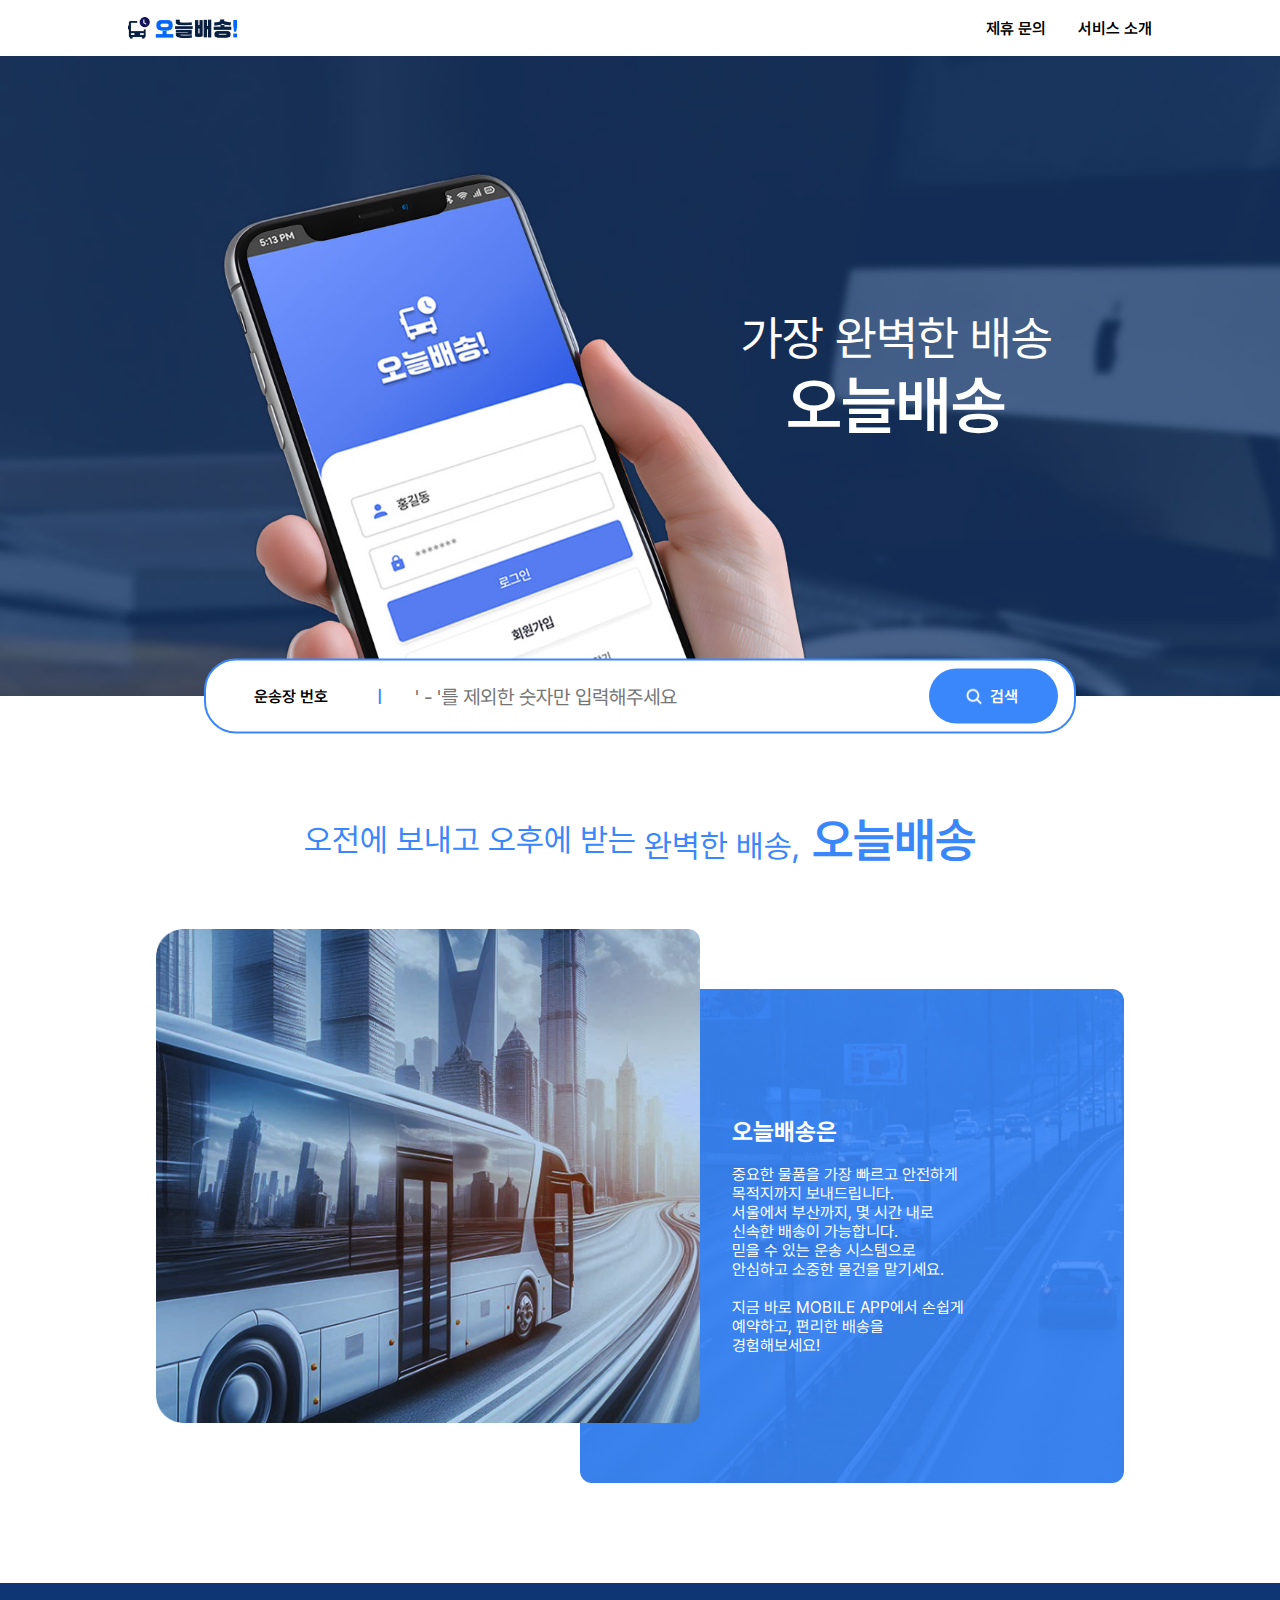
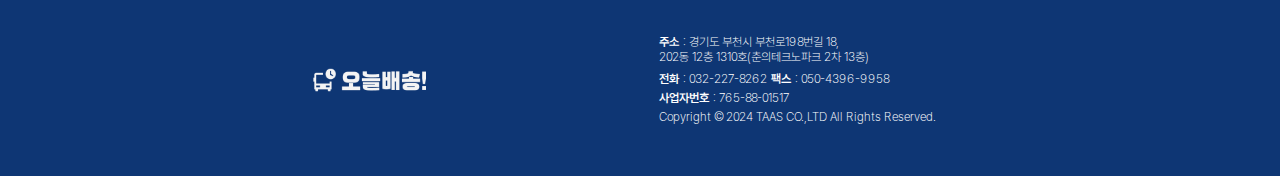
<file: index.html>
<html lang = "kr">

<head>
    <title>오늘배송</title>
    <link rel="icon" href="./images/favicon.ico" type="image/x-icon">
    <link rel="stylesheet" href="./css/main.css">
    <script src="./js/jquery.min.js"></script>
    <script src="./js/axios.min.js"></script>
    <script src="./js/main.js"></script>
    <meta name="viewport" content="width=device-width, initial-scale=1.0">
    <meta name="format-detection" content="telephone=no">
</head>

<body class="body">
    <div class="header">
        <div>
            <image id="main-logo" class="h24 pointer" src="./images/header_logo.jpg"></image>
        </div>
        <div class="header-left-tab">
            <span id="contact" class="mr32 header-left-buttons fw600">
                제휴 문의
            </span>
            <span id="info" class="header-left-buttons fw600">
                서비스 소개
            </span>
        </div>
        <div id="ham-menu-openbtn" class="header-ham-menu-openbtn">
            <img src="images/menu_openbtn.svg" alt="메뉴열기이미지">
        </div>
    </div>

    <div id="ham-menu-tab" class="ham-menu-tab">
        <div class="ham-menu">
            <div id="ham-menu-closebtn" class="ham-menu-closebtn">
                <img src="images/menu_closebtn.svg" alt="메뉴닫기이미지">
            </div>
            <div class="ham-menu-header">
                <p class="ham-menu-headertext">
                    안녕하세요!<br>
                    가장 완벽한 배송<br>
                    오늘택배가 함께 합니다!
                </p>
            </div>
            <ul class="ham-menu-list">
                <li id="momain">배송조회</li>
                <li id="moinfo">서비스소개</li>
                <li id="mocontact">제휴문의</li>
            </ul>
        </div>        
    </div>


    <div class="main-tab">
        <p class="font48 z1 ml40p">가장 완벽한 배송</p>
        <p class="font64 fw600 z1 ml40p">오늘배송</p>
    </div>

    <div id="searchTab" class="search-tab">
        <span class="mr32 fw600 w100">운송장 번호</span>
        <div class="space fw600">|</div>
        <input id="searchInput" class="search-input ml32 font20" placeholder="운송장 번호를 입력해 주세요.">
        <div id="searchButton" class="search-button w100">
            <img class="h16 mr8" src="./images/icon_search.png">
            <span class="fw600">검색</span>
        </div>
    </div>

    <div id="descDiv" class="main-desc">
        <div class="main-desc-tab">
            <span class="font32 mr8">오전에 보내고 오후에 받는 </span>
           <span>
            <span class="font32 mr8">완벽한 배송,</span>
            <span class="font48 fw600">오늘배송</span>
           </span>
        </div>
    
        <div class="main-desc-div">
            <div class="main-desc-div-image">
            </div>
            <div class="main-desc-div-text">
                <div class="blank"></div>
                <div class="main-desc-div-text-part">
                    <p class="main-desc-div-text-part1">
                        <h2>오늘배송은</h2><br>
                        중요한 물품을 가장 빠르고 안전하게<br>
                        목적지까지 보내드립니다.<br>
                        서울에서 부산까지, 몇 시간 내로<br>
                        신속한 배송이 가능합니다.<br>
                        믿을 수 있는 운송 시스템으로<br>
                        안심하고 소중한 물건을 맡기세요.<br><br>
                    </p>

                    <p class="main-desc-div-text-part2">
                        지금 바로 MOBILE APP에서 손쉽게<br>
                        예약하고, 편리한 배송을<br>
                        경험해보세요!
                    </p>
                </div>
            </div>
        </div>    
    </div>

    <div id="notFoundDiv" class="main-not-found-div">
        <hr class="blue-hr">
        <img src="./images/icon_question.png" class="pb24">
        <span class="font32 colormain fw600">운송장이 등록되지 않았거나</span>
        <span class="font32 pb24 colormain fw600">보내는 분이 상품을 준비 중입니다.</span>
        <span class="font24 colorlight">보내시는 분 혹은 해당 발송업체로 문의해주시기 바랍니다.</span>
        <hr class="blue-hr">
    </div>

    <div id="trackingDiv" class="main-tracking">
        <hr class="blue-hr">
        <div class="main-tracking-title pb24">
            <span class="font32 fw600 colormain">조회결과</span>
        </div>
        <table class="mb64 result">
            <tr>
                <th>물품 명</th>
                <td id="result1">제주삼다수 그린 무라벨, 2L, 12개</td>
            </tr>
            <tr>
                <th>보내는 분</th>
                <td id="result2">제주삼다수</td>
            </tr>
            <tr>
                <th>받는 분</th>
                <td id="result3">홍길동</td>
            </tr>
            <tr>
                <th>출발 터미널</th>
                <td id="result4">쿠팡 제주1캠프</td>
            </tr>
            <tr>
                <th>도착 터미널</th>
                <td id="result5">쿠팡 인천14캠프</td>
            </tr>
            <tr>
                <th>배송지 정보</th>
                <td id="result6">인천광역시 남동구 호구포로 922</td>
            </tr>
        </table>
        <div class="main-tracking-title mb48">
            <span class="font32 fw600 colormain">상품 상태 확인</span>
        </div>
        <div class="mb48 circles-div">
            <div class="circles">
                <div>
                    <div id="state1" class="circle-default"></div>
                    <div id="state-title1" class="circle-titles-div">배송신청</div>
                </div>
                <div class="circles-arrow">
                    <span>&#8594;</span>
                </div>
                <div>
                    <div id="state2" class="circle-default"></div>
                    <div id="state-title2" class="circle-titles-div">상품인수</div>
                </div>
                <div class="circles-arrow">
                    <span>&#8594;</span>
                </div>
                <div>
                    <div id="state3" class="circle-default"></div>
                    <div id="state-title3" class="circle-titles-div">터미널 출발</div>
                </div>
                <div class="circles-arrow">
                    <span>&#8594;</span>
                </div>
                <div>
                    <div id="state4" class="circle-default"></div>
                    <div id="state-title4" class="circle-titles-div">상품이동중</div>
                </div>
                <div class="circles-arrow">
                    <span>&#8594;</span>
                </div>
                <div>
                    <div id="state5" class="circle-default circle-checked"></div>
                    <div id="state-title5" class="circle-titles-div circle-titles-div-checked">터미널 도착</div>
                </div>
                <div class="circles-arrow">
                    <span>&#8594;</span>
                </div>
                <div>
                    <div id="state6" class="circle-default"></div>
                    <div id="state-title6" class="circle-titles-div">상품 인계</div>
                </div>
                <div class="circles-arrow">
                    <span>&#8594;</span>
                </div>
                <div>
                    <div id="state7" class="circle-default"></div>
                    <div id="state-title7" class="circle-titles-div">배송 완료</div>
                </div>
            </div>
        </div>
        <div class="circles-div">
            <table id="statusTable" class="status">
            </table>    
        </div>

        <div class="mo-state-table-div">
            <table class="mo-state-table">
                <tr>
                    <th>2024-10-17 20:35:38</th>
                    <td>
                        <h4>배송신청</h4><br>
                        배송이 신청되었습니다.
                    </td>
                </tr>
                <tr>
                    <th>2024-10-17 20:40:38</th>
                    <td>
                        <h4>출발지 라이더 픽업대기</h4><br>
                        소화물을 인수 받았습니다.
                    </td>
                </tr>
                <tr>
                    <th>2024-10-17 20:46:57</th>
                    <td>
                        <h4>출발지 라이더 배송</h4><br>
                        출발지 라이더가 소화물을 배송 중입니다.
                    </td>
                </tr>
                <tr>
                    <th>2024-10-17 20:35:38</th>
                    <td>
                        <h4>출발지 터미널 입고</h4><br>
                        출발지 터미널에 소화물이 입고되었습니다.
                    </td>
                </tr>
            </table>
        </div>

        <hr class="blue-hr">
    </div>

    <div class="footer">
        <div class="footer-logo">
            <img id="bottomLogo" class="h24 pointer" src="./images/footer_logo2_w.png">
        </div>
        <div class="mr32 footer-text-div">
            <div class="pb4">
                <p>주소</p>
                <span> : 경기도 부천시 부천로198번길 18,<br> 202동 12층 1310호(춘의테크노파크 2차 13층)</span>
            </div>
            <div class="pb4">
                <p>전화</p>
                <span> : 032-227-8262</span>    
                <p>팩스</p>
                <span> : 050-4396-9958</span>
                <br>  
                <p>사업자번호</p>
                <span> : 765-88-01517</span>
            </div>
            <div class="pb4">
                <span>Copyright © 2024 TAAS CO.,LTD All Rights Reserved.</span>
            </div>
        </div>

    </div>
</body>
</file>
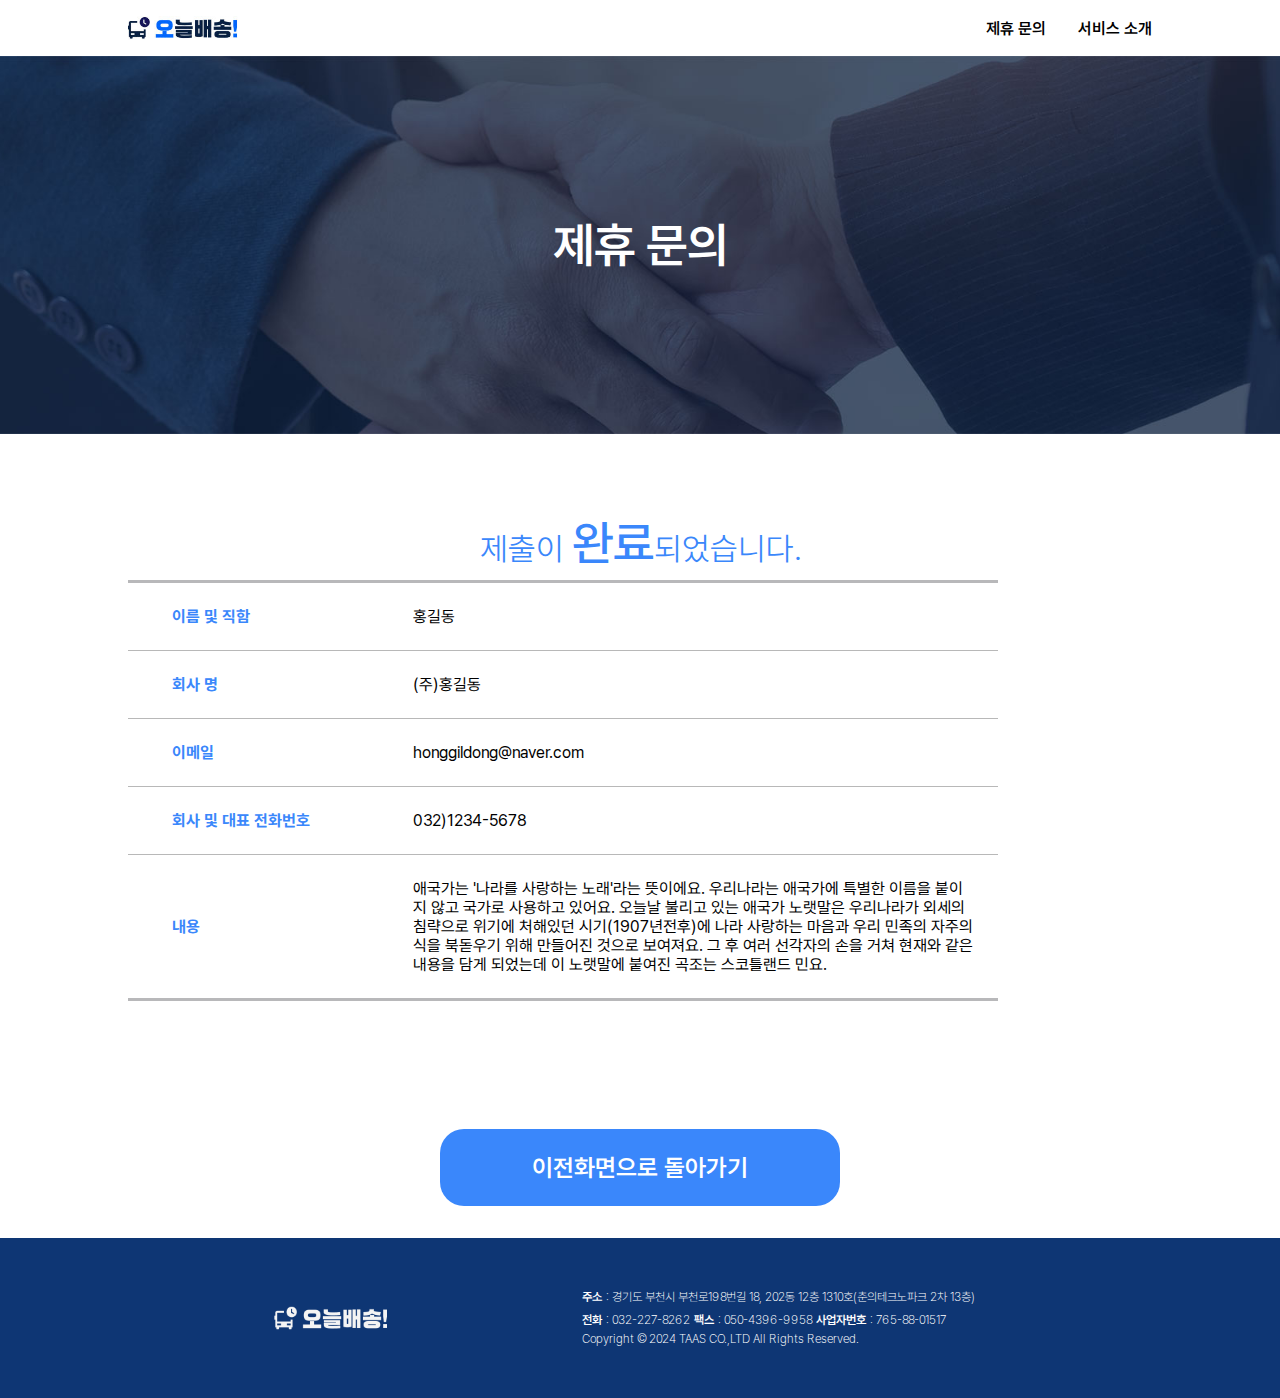
<file: contact-confirm.html>
<html lang = "kr">

<head>
    <title>오늘배송</title>
    <link rel="icon" href="./images/favicon.ico" type="image/x-icon">
    <script src="./js/jquery.min.js"></script>
    <link rel="stylesheet" href="./css/contact-confirm.css">
    <script type="text/javascript" src="./js/email.min.js"></script>
    <script src="./js/contact-confirm.js"></script>
    <meta name="viewport" content="width=device-width, initial-scale=1.0">
    <meta name="format-detection" content="telephone=no">
</head>

<body class="body">
    <div class="header">
        <div>
            <image id="main-logo" class="h24 pointer" src="./images/header_logo.jpg"></image>
        </div>
        <div class="header-left-tab">
            <span id="contact" class="mr32 header-left-buttons fw600">
                제휴 문의
            </span>
            <span id="info" class="header-left-buttons fw600">
                서비스 소개
            </span>
        </div>

        <div id="ham-menu-openbtn" class="header-ham-menu-openbtn">
            <img src="images/menu_openbtn.svg" alt="메뉴열기이미지">
        </div>
    </div>

    <div id="ham-menu-tab" class="ham-menu-tab">
        <div class="ham-menu">
            <div id="ham-menu-closebtn" class="ham-menu-closebtn">
                <img src="images/menu_closebtn.svg" alt="메뉴닫기이미지">
            </div>
            <div class="ham-menu-header">
                <p class="ham-menu-headertext">
                    안녕하세요!<br>
                    가장 완벽한 배송<br>
                    오늘택배가 함께 합니다!
                </p>
            </div>
            <ul class="ham-menu-list">
                <li id="momain">배송조회</li>
                <li id="moinfo">서비스소개</li>
                <li id="mocontact">제휴문의</li>
            </ul>
        </div>        
    </div>

    <div class="main-tab">
        <p class="font48 fw600">제휴 문의</p>
    </div>

    <div id="descDiv" class="main-desc">
        <div class="main-desc-tab pb8">
            <span class="font32 fw300 colormain">제출이
            <span class="success colormain">완료</span>되었습니다.</span>
        </div>
        <table id="#" class="mb64 result">
            <tr>
                <th>이름 및 직함</th><td id="result1">홍길동</td>
            </tr>
            <tr>
                <th>회사 명</th><td id="result2">(주)홍길동</td>
            </tr>
            <tr>
                <th>이메일</th><td id="result3">honggildong@naver.com</td>
            </tr>
            <tr>
                <th>회사 및 대표 전화번호</th><td id="result4">032)1234-5678</td>
            </tr>
            <tr>
                <th>내용</th>
                <td id="result5">
                    애국가는 '나라를 사랑하는 노래'라는 뜻이에요. 우리나라는 애국가에
                    특별한 이름을 붙이지 않고 국가로 사용하고 있어요. 오늘날 불리고
                    있는 애국가 노랫말은 우리나라가 외세의 침략으로 위기에 처해있던
                    시기(1907년전후)에 나라 사랑하는 마음과 우리 민족의 자주의식을
                    북돋우기 위해 만들어진 것으로 보여져요. 그 후 여러 선각자의 손을
                    거쳐 현재와 같은 내용을 담게 되었는데 이 노랫말에 붙여진 곡조는
                    스코틀랜드 민요.
                </td>
            </tr>
            <tr>
                <th colspan="2" >내용</th>
            </tr>
            <tr>
                <td id="result6" colspan="2">
                    애국가는 '나라를 사랑하는 노래'라는 뜻이에요. 우리나라는 애국가에
                    특별한 이름을 붙이지 않고 국가로 사용하고 있어요. 오늘날 불리고
                    있는 애국가 노랫말은 우리나라가 외세의 침략으로 위기에 처해있던
                    시기(1907년전후)에 나라 사랑하는 마음과 우리 민족의 자주의식을
                    북돋우기 위해 만들어진 것으로 보여져요. 그 후 여러 선각자의 손을
                    거쳐 현재와 같은 내용을 담게 되었는데 이 노랫말에 붙여진 곡조는
                    스코틀랜드 민요.
                </td>
            </tr>
            <!--
                result5와 result6은 pc와 모바일 버전에서 다른 탭으로
                id가 다르지만 받아오는 값은 같아야 합니다.
             -->
        </table>
        <div class="button-div mt48">
            <button id="#" class="font24 fw600 pointer">이전화면으로 돌아가기</button>
        </div>
    </div>

    <div class="footer">
        <div class="footer-logo">
            <img id="bottomLogo" class="h24 pointer" src="./images/footer_logo2_w.png">
        </div>
        <div class="mr32 footer-text-div">
            <div class="pb4">
                <p>주소</p>
                <span> : 경기도 부천시 부천로198번길 18, 202동 12층 1310호(춘의테크노파크 2차 13층)</span><br>
            </div>
            <div class="pb4">
                <p>전화</p>
                <span> : 032-227-8262</span>
                <p>팩스</p>
                <span> : 050-4396-9958</span>    
                <p>사업자번호</p>
                <span> : 765-88-01517</span><br>    
            </div>
            <div class="pb4">
                <span>Copyright © 2024 TAAS CO.,LTD All Rights Reserved.</span>
            </div>
        </div>

    </div>

</body>
</file>
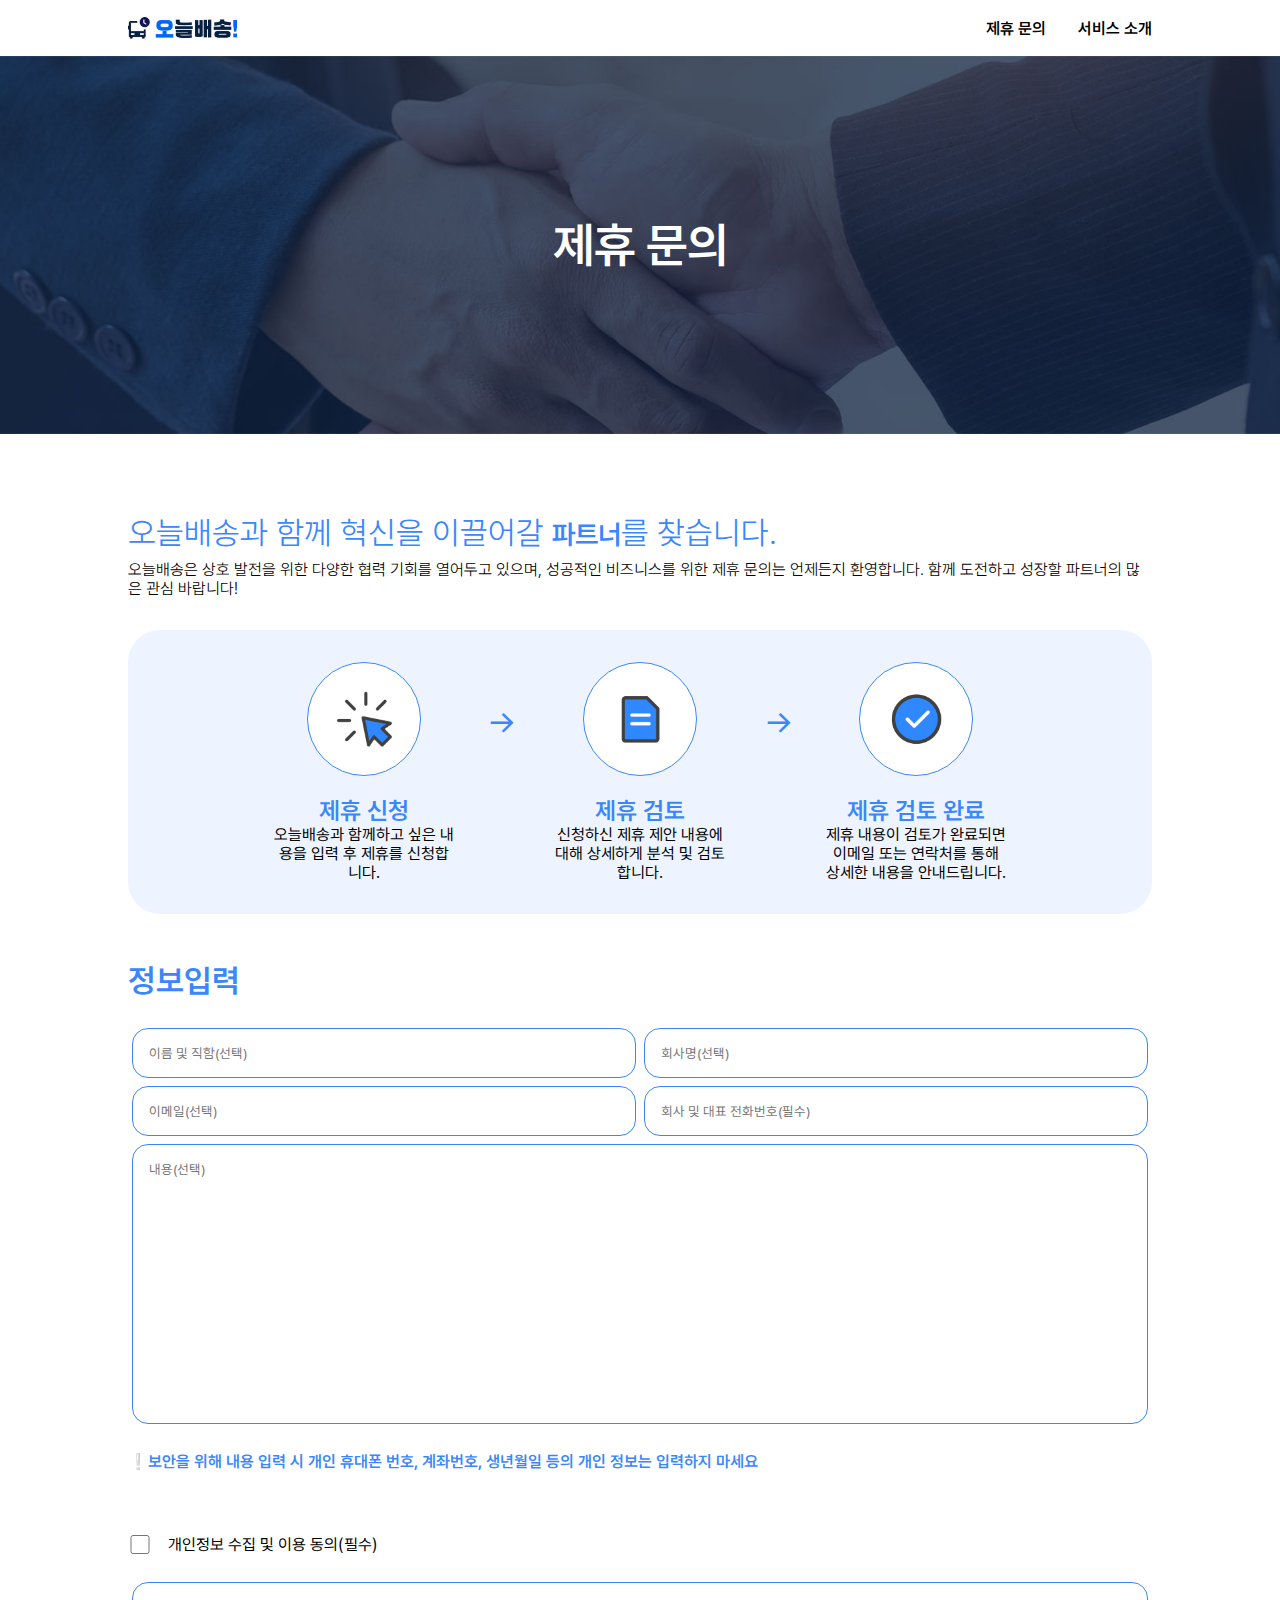
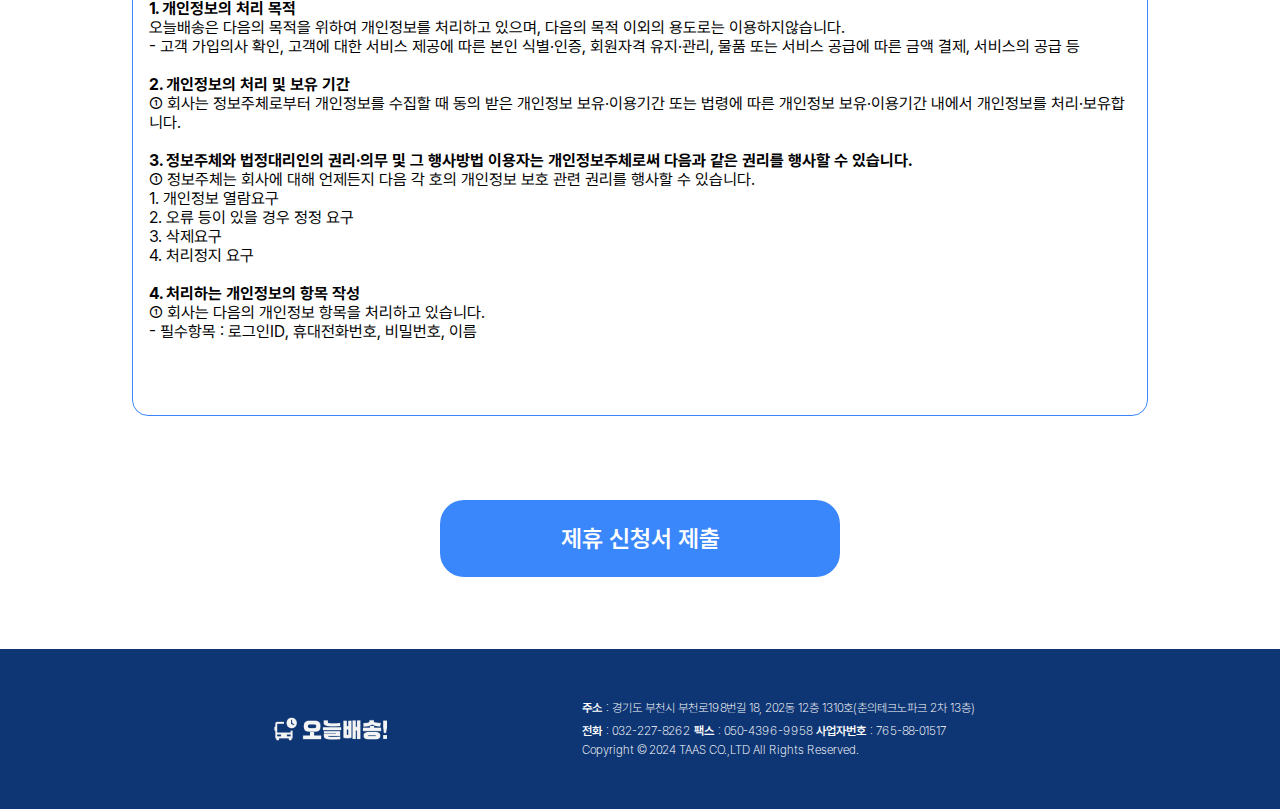
<file: contact.html>
<html lang = "kr">

<head>
    <title>오늘배송</title>
    <link rel="icon" href="./images/favicon.ico" type="image/x-icon">
    <link rel="stylesheet" href="./css/contact.css">
    <script src="./js/jquery.min.js"></script>
    <script type="text/javascript" src="./js/email.min.js"></script>
    <script src="./js/contact.js"></script>
    <meta name="viewport" content="width=device-width, initial-scale=1.0">
    <meta name="format-detection" content="telephone=no">
</head>

<body class="body">
    <div class="header">
        <div>
            <image id="main-logo" class="h24 pointer" src="./images/header_logo.jpg"></image>
        </div>
        <div class="header-left-tab">
            <span id="contact" class="mr32 header-left-buttons fw600">
                제휴 문의
            </span>
            <span id="info" class="header-left-buttons fw600">
                서비스 소개
            </span>
        </div>

        <div id="ham-menu-openbtn" class="header-ham-menu-openbtn">
            <img src="images/menu_openbtn.svg" alt="메뉴열기이미지">
        </div>
    </div>

    <div id="ham-menu-tab" class="ham-menu-tab">
        <div class="ham-menu">
            <div id="ham-menu-closebtn" class="ham-menu-closebtn">
                <img src="images/menu_closebtn.svg" alt="메뉴닫기이미지">
            </div>
            <div class="ham-menu-header">
                <p class="ham-menu-headertext">
                    안녕하세요!<br>
                    가장 완벽한 배송<br>
                    오늘택배가 함께 합니다!
                </p>
            </div>
            <ul class="ham-menu-list">
                <li id="momain">배송조회</li>
                <li id="moinfo">서비스소개</li>
                <li id="mocontact">제휴문의</li>
            </ul>
        </div>        
    </div>

    <div class="main-tab">
        <p class="font48 fw600">제휴 문의</p>
    </div>

    <div id="descDiv" class="main-desc">
        <div class="main-desc-tab pb8">
            <span class="font32 fw300 colormain">오늘배송과 함께 혁신을 이끌어갈 <span class="point fw600 colormain">파트너</span>를 찾습니다.</span>
        </div>
        <div class="main-desc-tab">
            <span class="font16 fw300">오늘배송은 상호 발전을 위한 다양한 협력 기회를 열어두고 있으며, 성공적인 비즈니스를 위한 제휴 문의는 언제든지 환영합니다. 함께 도전하고 성장할 파트너의 많은 관심 바랍니다!</span>
        </div>
    </div>

    <div id="trackingDiv" class="main-tracking-bg mb48">
        <div>
            <div class="circles">
                <div>
                    <div id="icon1" class="circle-default"></div>
                    <div class="circle-text">
                        <span class="fw600 font24 pb8 colormain">제휴 신청</span><br>
                        <span>오늘배송과 함께하고 싶은 내용을 입력 후 제휴를 신청합니다.</span>
                    </div>
                </div>
                <span>&#8594;</span>
                <div>
                    <div id="icon2" class="circle-default"></div>
                    <div class="circle-text">
                        <span class="fw600 font24 pb8 colormain">제휴 검토</span><br>
                        <span>신청하신 제휴 제안 내용에 대해 상세하게 분석 및 검토합니다.</span>
                    </div>
                    
                </div>
                <span>&#8594;</span>
                <div>
                    <div id="icon3" class="circle-default"></div>
                    <div class="circle-text">
                        <span class="fw600 font24 pb8 colormain">제휴 검토 완료</span><br>
                        <span>제휴 내용이 검토가 완료되면 이메일 또는 연락처를 통해 상세한 내용을 안내드립니다.</span>
                    </div>
                    
                </div>
            </div>
        </div>
    </div>

    <div id="trackingDiv" class="main-tracking mb48">
        <div class="main-tracking-title pb24">
            <span class="info-title fw600 colormain">정보입력</span>
        </div>
        <div class="input-div">
            <input id="name" placeholder="이름 및 직함(선택)">
            <input id="corp" placeholder="회사명(선택)">
        </div>
        <div class="input-div">
            <input id="email" placeholder="이메일(선택)">
            <input id="phone" placeholder="회사 및 대표 전화번호(필수)">
        </div>
        <div class="input-div pb24">
            <textarea id="content" class="textarea" placeholder="내용(선택)"></textarea>
        </div>
        <div class="main-tracking-title">
            ❕<span class="fw600 colormain">보안을 위해 내용 입력 시 개인 휴대폰 번호, 계좌번호, 생년월일 등의 개인 정보는 입력하지 마세요</span>
        </div>
        <label class="radio-div">
            <input id="checkbox" type="checkbox" />
            <span>개인정보 수집 및 이용 동의(필수)</span>
        </label>
        <div class="input-div mb16">
            <div class="guide">
                <p>
                    <b>1. 개인정보의 처리 목적</b><br>
                    오늘배송은 다음의 목적을 위하여 개인정보를 처리하고 있으며, 다음의 목적 이외의 용도로는 이용하지않습니다.<br>
                    - 고객 가입의사 확인, 고객에 대한 서비스 제공에 따른 본인 식별·인증, 회원자격 유지·관리, 물품 또는 서비스 공급에 따른 금액 결제, 서비스의 공급 등
                    <br><br>
                </p>
                
                <p>
                    <b>2. 개인정보의 처리 및 보유 기간</b><br>
                    ① 회사는 정보주체로부터 개인정보를 수집할 때 동의 받은 개인정보 보유·이용기간 또는 법령에 따른 개인정보 보유·이용기간 내에서 개인정보를 처리·보유합니다.
                    <br><br>
                </p>
                
                <p>
                    <b>3. 정보주체와 법정대리인의 권리·의무 및 그 행사방법 이용자는 개인정보주체로써 다음과 같은 권리를 행사할 수 있습니다.</b><br>
                    ① 정보주체는 회사에 대해 언제든지 다음 각 호의 개인정보 보호 관련 권리를 행사할 수 있습니다.<br>
                    1. 개인정보 열람요구<br>
                    2. 오류 등이 있을 경우 정정 요구<br>
                    3. 삭제요구<br>
                    4. 처리정지 요구
                    <br><br>
                </p>
                
                <p>
                    <b>4. 처리하는 개인정보의 항목 작성</b><br>
                    ① 회사는 다음의 개인정보 항목을 처리하고 있습니다.<br>
                    - 필수항목 : 로그인ID, 휴대전화번호, 비밀번호, 이름
                </p>
            </div>

        </div>
        <div class="main-tracking-title">
            <span id="alert1" class="fw600 colorred display-none">❗ 필수 항목란을 기입해주세요.</span>
        </div>
        <div class="main-tracking-title">
            <span id="alert2" class="fw600 colorred display-none">❗ 개인정보 수집 및 이용을 동의해주세요.</span>
        </div>
        <div class="button-div mt48">
            <button id="submit" class="font24 fw600 pointer">제휴 신청서 제출</button>
        </div>
    </div>

    <div class="footer">
        <div class="footer-logo">
            <img id="bottomLogo" class="h24 pointer" src="./images/footer_logo2_w.png">
        </div>
        <div class="mr32 footer-text-div">
            <div class="pb4">
                <p>주소</p>
                <span> : 경기도 부천시 부천로198번길 18, 202동 12층 1310호(춘의테크노파크 2차 13층)</span><br>
            </div>
            <div class="pb4">
                <p>전화</p>
                <span> : 032-227-8262</span>
                <p>팩스</p>
                <span> : 050-4396-9958</span>    
                <p>사업자번호</p>
                <span> : 765-88-01517</span><br>    
            </div>
            <div class="pb4">
                <span>Copyright © 2024 TAAS CO.,LTD All Rights Reserved.</span>
            </div>
        </div>

    </div>

</body>
</file>
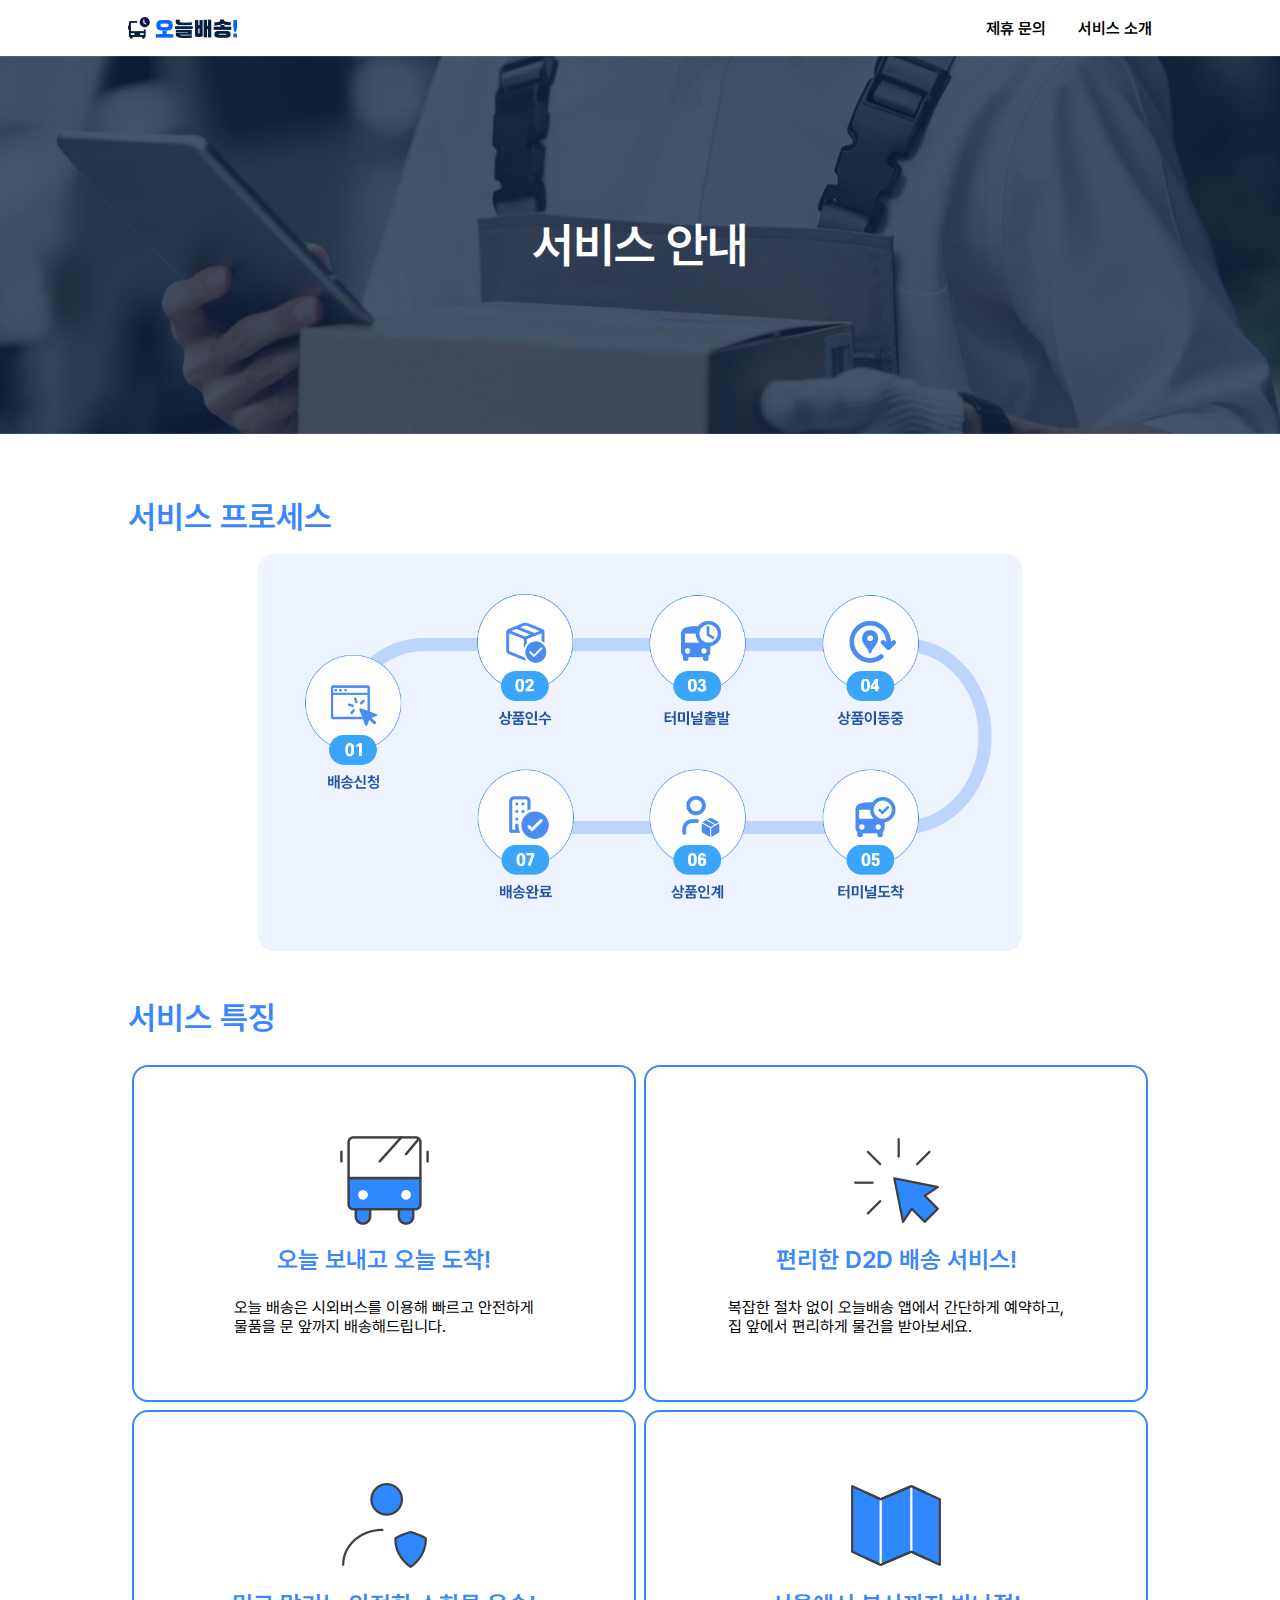
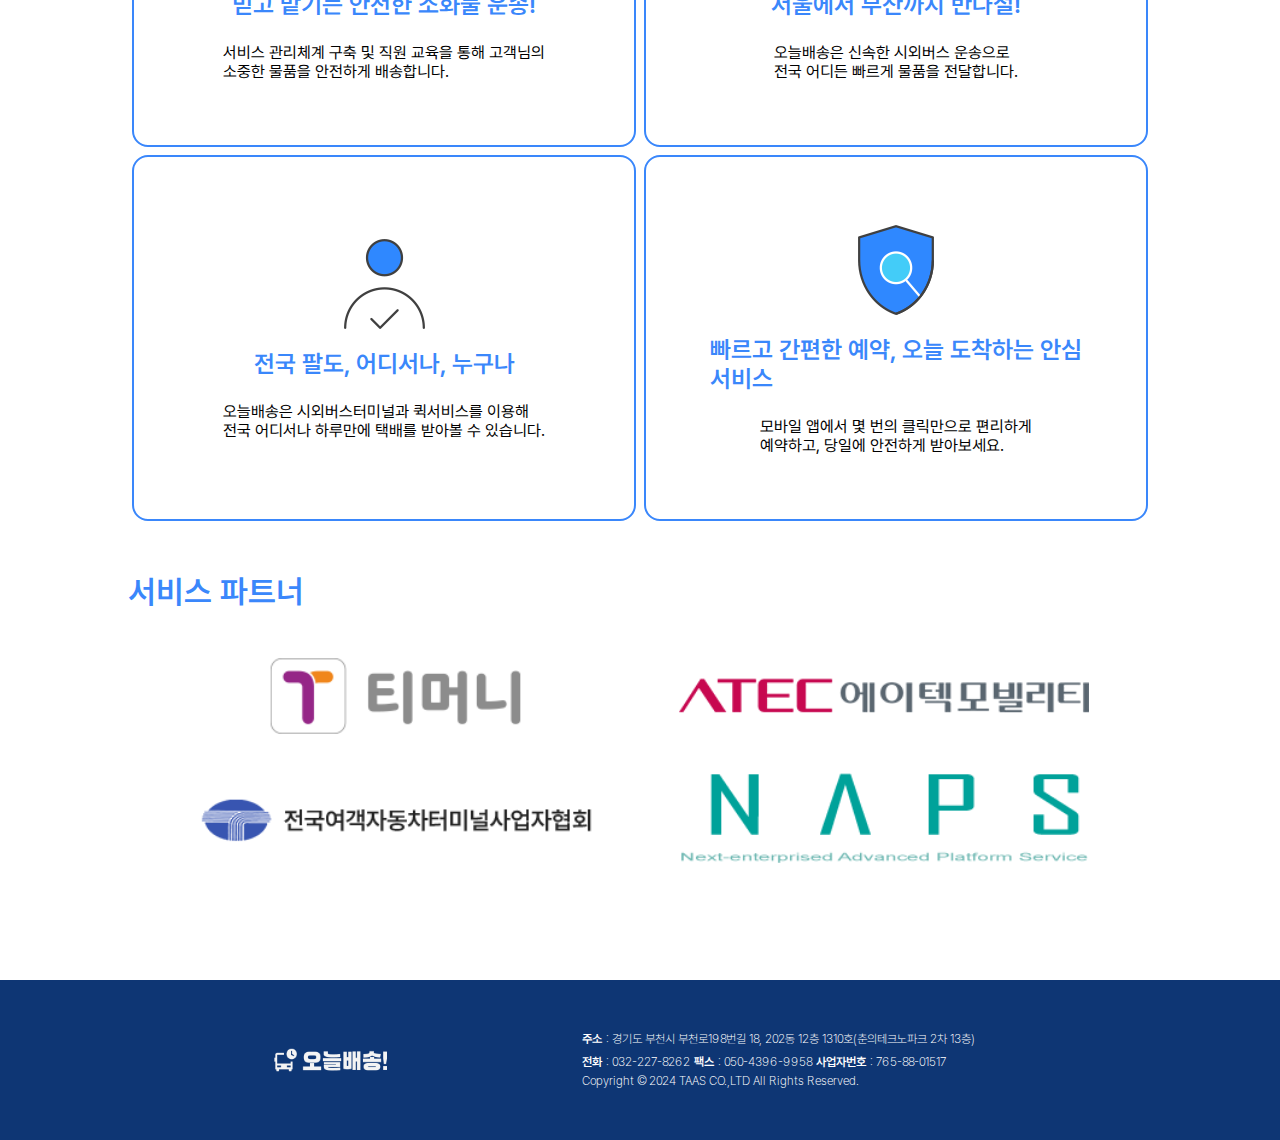
<file: info.html>
<html lang = "kr">

<head>
    <title>오늘배송</title>
    <link rel="icon" href="./images/favicon.ico" type="image/x-icon">
    <link rel="stylesheet" href="./css/info.css">
    <script src="./js/jquery.min.js"></script>
    <script src="./js/info.js"></script>
    <meta name="viewport" content="width=device-width, initial-scale=1.0">
    <meta name="format-detection" content="telephone=no">
</head>

<body class="body">
    <div class="header">
        <div>
            <image id="main-logo" class="h24 pointer" src="./images/header_logo.jpg"></image>
        </div>
        <div class="header-left-tab">
            <span id="contact" class="mr32 header-left-buttons fw600">
                제휴 문의
            </span>
            <span id="info" class="header-left-buttons fw600">
                서비스 소개
            </span>
        </div>
        <div id="ham-menu-openbtn" class="header-ham-menu-openbtn">
            <img src="images/menu_openbtn.svg" alt="메뉴열기이미지">
        </div>
    </div>

    <div class="main-tab">
        <p class="font48 fw600">서비스 안내</p>
    </div>

    <div id="ham-menu-tab" class="ham-menu-tab">
        <div class="ham-menu">
            <div id="ham-menu-closebtn" class="ham-menu-closebtn">
                <img src="images/menu_closebtn.svg" alt="메뉴닫기이미지">
            </div>
            <div class="ham-menu-header">
                <p class="ham-menu-headertext">
                    안녕하세요!<br>
                    가장 완벽한 배송<br>
                    오늘택배가 함께 합니다!
                </p>
            </div>
            <ul class="ham-menu-list">
                <li id="momain">배송조회</li>
                <li id="moinfo">서비스소개</li>
                <li id="mocontact">제휴문의</li>
            </ul>
        </div>        
    </div>

    <div id="trackingDiv" class="main-tracking">
        <div class="main-tracking-title mb48 mt64">
            <span class="font32 fw600 colormain mb18">서비스 프로세스</span>
            <img class="pc-process" src="./images/serviceprocess_img01.png" >
            <img class="mobile-process" src="./images/serviceprocess_img03.png">
        </div>

        <div class="main-tracking-title pb24">
            <span class="font32 fw600 colormain">서비스 특징</span>
        </div>

        <div class="process-div mb48">
            <div class="process-outer-div">
                <div class="process-inner-div">
                    <img src="./images/characteristics_icon01.png" class="mb16">
                    <span class="font24 pb8 fw600 colormain mb16">오늘 보내고 오늘 도착!</span>
                    <span>오늘 배송은 시외버스를 이용해 빠르고 안전하게<br>
                        물품을 문 앞까지 배송해드립니다.</span>
                </div>
                <div class="process-inner-div">
                    <img src="./images/characteristics_icon02.png" class="mb16">
                    <span class="font24 pb8 fw600 colormain mb16">편리한 D2D 배송 서비스!</span>
                    <span>복잡한 절차 없이 오늘배송 앱에서 간단하게 예약하고,<br>
                        집 앞에서 편리하게 물건을 받아보세요.</span>
                </div>    
            </div>
            <div class="process-outer-div">
                <div class="process-inner-div">
                    <img src="./images/characteristics_icon03.png" class="mb16">
                    <span class="font24 pb8 fw600 colormain mb16">믿고 맡기는 안전한 소화물 운송!</span>
                    <span>서비스 관리체계 구축 및 직원 교육을 통해 고객님의<br>
                        소중한 물품을 안전하게 배송합니다.</span>
                </div>
                <div class="process-inner-div">
                    <img src="./images/characteristics_icon04.png" class="mb16">
                    <span class="font24 pb8 fw600 colormain mb16">서울에서 부산까지 반나절!</span>
                    <span>오늘배송은 신속한 시외버스 운송으로<br>
                        전국 어디든 빠르게 물품을 전달합니다.</span>
                </div>    
            </div>
            <div class="process-outer-div">
                <div class="process-inner-div">
                    <img src="./images/characteristics_icon05.png" class="mb16">
                    <span class="font24 pb8 fw600 colormain mb16">전국 팔도, 어디서나, 누구나</span>
                    <span>오늘배송은 시외버스터미널과 퀵서비스를 이용해<br>
                        전국 어디서나 하루만에 택배를 받아볼 수 있습니다.</span>
                </div>
                <div class="process-inner-div">
                    <img src="./images/characteristics_icon06.png" class="mb16">
                    <span class="font24 pb8 fw600 colormain mb16">빠르고 간편한 예약, 오늘 도착하는 안심 서비스</span>
                    <span>모바일 앱에서 몇 번의 클릭만으로 편리하게<br> 예약하고, 당일에 안전하게 받아보세요.</span>
                </div>    
            </div>
        </div>

        <div class="main-tracking-title pb24">
            <span class="font32 fw600 colormain">서비스 파트너</span>
        </div>

        <div class="partner">
            <div class="logo-container">
                <img id="tmoney" class="logos" src="./images/partner_logo01.png">
                <img id="atec" class="logos" src="./images/atecmolog.png">
            </div>
            <div class="logo-container">
                <img id="bus" class="logos" src="./images/partner_logo04.png">
                <img id="naps" class="logos" src="./images/naps-logo-horizontal.png">
            </div>
        </div>

    </div>

    <div class="footer">
        <div class="footer-logo">
            <img id="bottomLogo" class="h24 pointer" src="./images/footer_logo2_w.png">
        </div>
        <div class="mr32 footer-text-div">
            <div class="pb4">
                <p>주소</p>
                <span> : 경기도 부천시 부천로198번길 18, 202동 12층 1310호(춘의테크노파크 2차 13층)</span><br>
            </div>
            <div class="pb4">
                <p>전화</p>
                <span> : 032-227-8262</span>
                <p>팩스</p>
                <span> : 050-4396-9958</span>    
                <p>사업자번호</p>
                <span> : 765-88-01517</span><br>    
            </div>
            <div class="pb4">
                <span>Copyright © 2024 TAAS CO.,LTD All Rights Reserved.</span>
            </div>
        </div>
    </div>
</body>
</file>
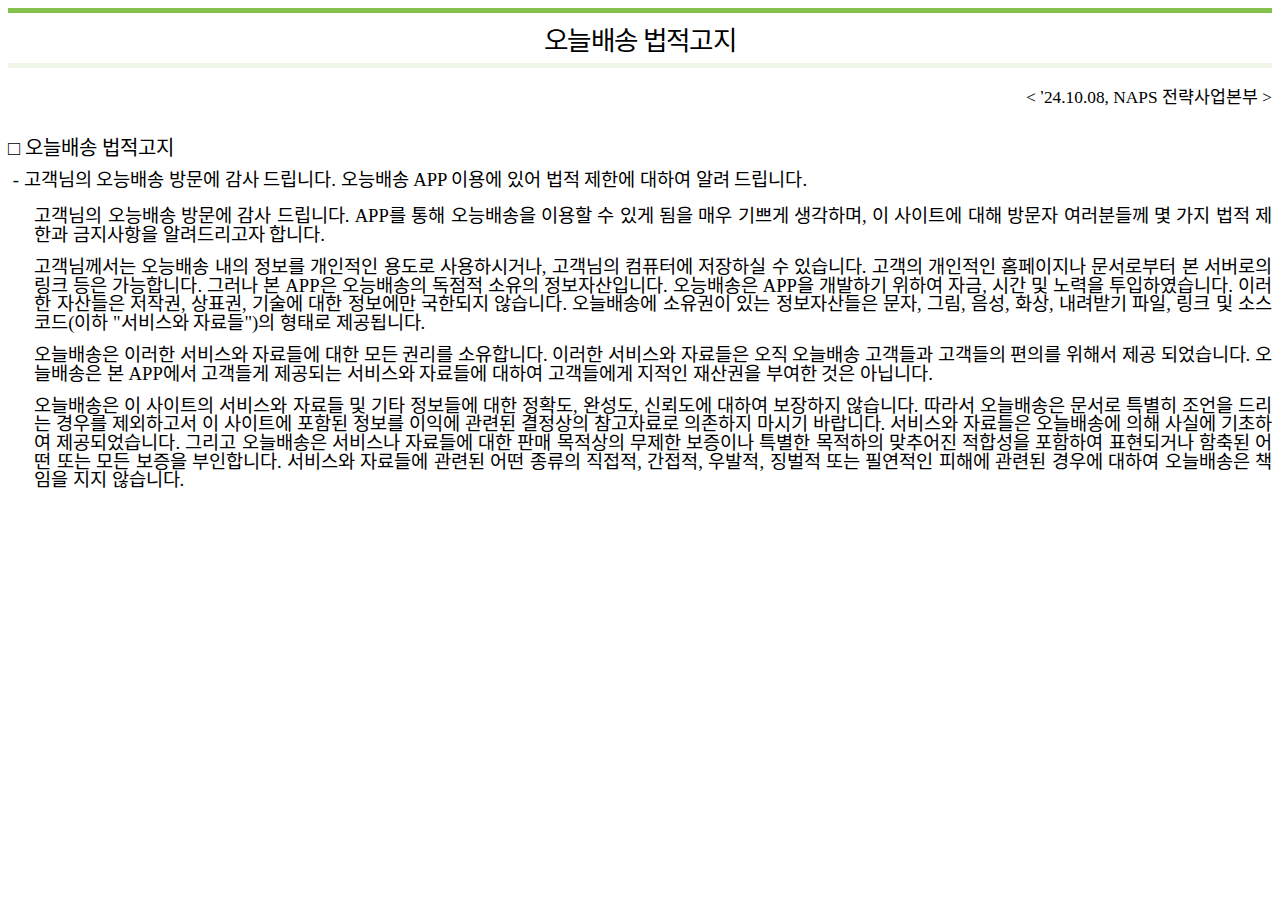
<file: policy-legal.html>
<html>

<head>
	<link rel="icon" href="./images/favicon.ico" type="image/x-icon">
<meta http-equiv=Content-Type content="text/html; charset=utf-8">
<meta name=Generator content="Microsoft Word 15 (filtered)">
<title>’23</title>
<style>
<!--
 /* Font Definitions */
 @font-face
	{font-family:Batang;
	panose-1:2 3 6 0 0 1 1 1 1 1;}
@font-face
	{font-family:"Cambria Math";
	panose-1:2 4 5 3 5 4 6 3 2 4;}
@font-face
	{font-family:"Arial Unicode MS";
	panose-1:2 11 6 4 2 2 2 2 2 4;}
@font-face
	{font-family:"Malgun Gothic";
	panose-1:2 11 5 3 2 0 0 2 0 4;}
@font-face
	{font-family:"\@Malgun Gothic";}
@font-face
	{font-family:"\@Arial Unicode MS";
	panose-1:2 11 6 4 2 2 2 2 2 4;}
@font-face
	{font-family:宋?;
	panose-1:0 0 0 0 0 0 0 0 0 0;}
@font-face
	{font-family:함초롬바탕;
	panose-1:0 0 0 0 0 0 0 0 0 0;}
@font-face
	{font-family:함초롬돋움;
	panose-1:0 0 0 0 0 0 0 0 0 0;}
@font-face
	{font-family:HYGothic-Medium;
	panose-1:0 0 0 0 0 0 0 0 0 0;}
@font-face
	{font-family:"\#신문태고";
	panose-1:0 0 0 0 0 0 0 0 0 0;}
@font-face
	{font-family:"HCI Hollyhock";
	panose-1:0 0 0 0 0 0 0 0 0 0;}
@font-face
	{font-family:휴먼고딕;
	panose-1:0 0 0 0 0 0 0 0 0 0;}
@font-face
	{font-family:휴먼명조;
	panose-1:0 0 0 0 0 0 0 0 0 0;}
@font-face
	{font-family:HYHeadLine-Medium;
	panose-1:0 0 0 0 0 0 0 0 0 0;}
@font-face
	{font-family:"HCI Poppy";
	panose-1:0 0 0 0 0 0 0 0 0 0;}
@font-face
	{font-family:HYSinMyeongJo-Medium;
	panose-1:0 0 0 0 0 0 0 0 0 0;}
@font-face
	{font-family:"\@함초롬바탕";
	panose-1:0 0 0 0 0 0 0 0 0 0;}
@font-face
	{font-family:"\@宋?";
	panose-1:0 0 0 0 0 0 0 0 0 0;}
@font-face
	{font-family:"\@HYHeadLine-Medium";
	panose-1:0 0 0 0 0 0 0 0 0 0;}
@font-face
	{font-family:"\@HYSinMyeongJo-Medium";
	panose-1:0 0 0 0 0 0 0 0 0 0;}
@font-face
	{font-family:"\@휴먼명조";
	panose-1:0 0 0 0 0 0 0 0 0 0;}
@font-face
	{font-family:"\@함초롬돋움";
	panose-1:0 0 0 0 0 0 0 0 0 0;}
@font-face
	{font-family:"\@Batang";
	panose-1:2 3 6 0 0 1 1 1 1 1;}
@font-face
	{font-family:"\@휴먼고딕";
	panose-1:0 0 0 0 0 0 0 0 0 0;}
@font-face
	{font-family:"\@HYGothic-Medium";
	panose-1:0 0 0 0 0 0 0 0 0 0;}
@font-face
	{font-family:"\@\#신문태고";
	panose-1:0 0 0 0 0 0 0 0 0 0;}
 /* Style Definitions */
 p.MsoNormal, li.MsoNormal, div.MsoNormal
	{margin:0in;
	text-autospace:none;
	word-break:break-all;
	font-size:11.0pt;
	font-family:"Malgun Gothic",sans-serif;}
p.a, li.a, div.a
	{mso-style-name:바탕글;
	margin:0in;
	text-align:justify;
	text-justify:inter-ideograph;
	line-height:103%;
	text-autospace:none;
	word-break:break-all;
	font-size:10.0pt;
	font-family:"함초롬바탕",serif;
	color:black;}
p.a0, li.a0, div.a0
	{mso-style-name:머리말;
	margin:0in;
	text-align:justify;
	text-justify:inter-ideograph;
	text-autospace:none;
	font-size:9.0pt;
	font-family:"함초롬돋움",serif;
	color:black;}
.MsoChpDefault
	{font-family:"Malgun Gothic",sans-serif;}
 /* Page Definitions */
 @page WordSection1
	{size:595.25pt 841.85pt;
	margin:56.65pt 56.65pt 56.65pt 56.65pt;}
div.WordSection1
	{page:WordSection1;}
@page WordSection2
	{size:595.25pt 841.85pt;
	margin:56.65pt 56.65pt 56.65pt 56.65pt;}
div.WordSection2
	{page:WordSection2;}
 /* List Definitions */
 ol
	{margin-bottom:0in;}
ul
	{margin-bottom:0in;}
-->
</style>

</head>

<body lang=EN-US link=blue vlink=purple style='word-wrap:break-word'>

<div class=WordSection1>

<table class=MsoNormalTable border=1 cellspacing=0 cellpadding=0
style='border-collapse:collapse;border:none;width:100%'>
 <tr style='height:3.8pt'>
  <td width=641 style='width:480.75pt;border:none;background:#85BF4C;
  padding:1.4pt 1.4pt 1.4pt 1.4pt;height:3.8pt'>
  <p class=a><span style='font-size:1.0pt;line-height:103%'>&nbsp;</span></p>
  </td>
 </tr>
 <tr style='height:37.45pt'>
  <td width=641 style='width:480.75pt;border:none;padding:1.4pt 1.4pt 1.4pt 1.4pt;
  height:37.45pt'>
  <p class=a align=center style='text-align:center;line-height:normal;
  word-break:normal'><span lang=ZH-CN style='font-size:20.0pt;font-family:"HYHeadLine-Medium",serif;
  letter-spacing:-1.2pt'>오늘배송 법적고지</span></p>
  </td>
 </tr>
 <tr style='height:3.8pt'>
  <td width=641 style='width:480.75pt;border:none;background:#EFF6E7;
  padding:1.4pt 1.4pt 1.4pt 1.4pt;height:3.8pt'>
  <p class=a><span style='font-size:1.0pt;line-height:103%;letter-spacing:-.2pt'>&nbsp;</span></p>
  </td>
 </tr>
</table>

<p class=MsoNormal><span style='font-size:1.0pt'>&nbsp;</span></p>

<p class=a>&nbsp;</p>

<p class=a align=right style='text-align:right;line-height:normal'><span
style='font-size:13.0pt;font-family:"HCI Poppy",serif'>&lt; </span><span
style='font-size:13.0pt;font-family:"Arial Unicode MS",sans-serif'>’</span><span
style='font-size:13.0pt;font-family:"HCI Poppy",serif'>24.10.08, NAPS </span><span
lang=ZH-CN style='font-size:13.0pt;font-family:"휴먼명조",serif'>전략사업본부</span><span
lang=ZH-CN style='font-size:13.0pt;font-family:"HCI Poppy",serif'> </span><span
style='font-size:13.0pt;font-family:"HCI Poppy",serif'>&gt;</span></p>

<p class=a>&nbsp;</p>

</div>

<span style='font-size:11.0pt;font-family:"Malgun Gothic",sans-serif'><br
clear=all style='page-break-before:auto'>
</span>

<div class=WordSection2>

<p class=a style='line-height:100%'><span style='font-size:15.0pt;line-height:
100%;font-family:"Arial Unicode MS",sans-serif'>□</span><span style='font-size:
15.0pt;line-height:100%;font-family:"HYHeadLine-Medium",serif'> <span
lang=ZH-CN>오늘배송 법적고지</span></span></p>

<p class=a>&nbsp;</p>

<p class=a style='margin-top:0in;margin-right:0in;margin-bottom:3.0pt;
margin-left:19.65pt;text-indent:-19.65pt;line-height:100%'><span
style='font-size:14.0pt;line-height:100%;font-family:"HCI Poppy",serif'> </span><span
style='font-size:14.0pt;line-height:100%;font-family:"HCI Poppy",serif'>- </span><span
lang=ZH-CN style='font-size:14.0pt;line-height:100%;font-family:"휴먼명조",serif'>고객님의</span><span
lang=ZH-CN style='font-size:14.0pt;line-height:100%;font-family:"HCI Poppy",serif'>
</span><span lang=ZH-CN style='font-size:14.0pt;line-height:100%;font-family:
"휴먼명조",serif'>오능배송</span><span lang=ZH-CN style='font-size:14.0pt;line-height:
100%;font-family:"HCI Poppy",serif'> </span><span lang=ZH-CN style='font-size:
14.0pt;line-height:100%;font-family:"휴먼명조",serif'>방문에</span><span lang=ZH-CN
style='font-size:14.0pt;line-height:100%;font-family:"HCI Poppy",serif'> </span><span
lang=ZH-CN style='font-size:14.0pt;line-height:100%;font-family:"휴먼명조",serif'>감사</span><span
lang=ZH-CN style='font-size:14.0pt;line-height:100%;font-family:"HCI Poppy",serif'>
</span><span lang=ZH-CN style='font-size:14.0pt;line-height:100%;font-family:
"휴먼명조",serif'>드립니다</span><span style='font-size:14.0pt;line-height:100%;
font-family:"HCI Poppy",serif'>. </span><span lang=ZH-CN style='font-size:14.0pt;
line-height:100%;font-family:"휴먼명조",serif'>오능배송</span><span lang=ZH-CN
style='font-size:14.0pt;line-height:100%;font-family:"HCI Poppy",serif'> </span><span
style='font-size:14.0pt;line-height:100%;font-family:"HCI Poppy",serif'>APP </span><span
lang=ZH-CN style='font-size:14.0pt;line-height:100%;font-family:"휴먼명조",serif'>이용에</span><span
lang=ZH-CN style='font-size:14.0pt;line-height:100%;font-family:"HCI Poppy",serif'>
</span><span lang=ZH-CN style='font-size:14.0pt;line-height:100%;font-family:
"휴먼명조",serif'>있어</span><span lang=ZH-CN style='font-size:14.0pt;line-height:
100%;font-family:"HCI Poppy",serif'> </span><span lang=ZH-CN style='font-size:
14.0pt;line-height:100%;font-family:"휴먼명조",serif'>법적</span><span lang=ZH-CN
style='font-size:14.0pt;line-height:100%;font-family:"HCI Poppy",serif'> </span><span
lang=ZH-CN style='font-size:14.0pt;line-height:100%;font-family:"휴먼명조",serif'>제한에</span><span
lang=ZH-CN style='font-size:14.0pt;line-height:100%;font-family:"HCI Poppy",serif'>
</span><span lang=ZH-CN style='font-size:14.0pt;line-height:100%;font-family:
"휴먼명조",serif'>대하여</span><span lang=ZH-CN style='font-size:14.0pt;line-height:
100%;font-family:"HCI Poppy",serif'> </span><span lang=ZH-CN style='font-size:
14.0pt;line-height:100%;font-family:"휴먼명조",serif'>알려</span><span lang=ZH-CN
style='font-size:14.0pt;line-height:100%;font-family:"HCI Poppy",serif'> </span><span
lang=ZH-CN style='font-size:14.0pt;line-height:100%;font-family:"휴먼명조",serif'>드립니다</span><span
style='font-size:14.0pt;line-height:100%;font-family:"HCI Poppy",serif'>.</span></p>

<p class=a style='margin-top:0in;margin-right:0in;margin-bottom:3.0pt;
margin-left:19.65pt;text-indent:-19.65pt;line-height:100%'><br>
<span lang=ZH-CN style='font-size:14.0pt;line-height:100%;font-family:"휴먼명조",serif'>고객님의</span><span
lang=ZH-CN style='font-size:14.0pt;line-height:100%;font-family:"HCI Poppy",serif'>
</span><span lang=ZH-CN style='font-size:14.0pt;line-height:100%;font-family:
"휴먼명조",serif'>오능배송</span><span lang=ZH-CN style='font-size:14.0pt;line-height:
100%;font-family:"HCI Poppy",serif'> </span><span lang=ZH-CN style='font-size:
14.0pt;line-height:100%;font-family:"휴먼명조",serif'>방문에</span><span lang=ZH-CN
style='font-size:14.0pt;line-height:100%;font-family:"HCI Poppy",serif'> </span><span
lang=ZH-CN style='font-size:14.0pt;line-height:100%;font-family:"휴먼명조",serif'>감사</span><span
lang=ZH-CN style='font-size:14.0pt;line-height:100%;font-family:"HCI Poppy",serif'>
</span><span lang=ZH-CN style='font-size:14.0pt;line-height:100%;font-family:
"휴먼명조",serif'>드립니다</span><span style='font-size:14.0pt;line-height:100%;
font-family:"HCI Poppy",serif'>. APP</span><span lang=ZH-CN style='font-size:
14.0pt;line-height:100%;font-family:"휴먼명조",serif'>를</span><span lang=ZH-CN
style='font-size:14.0pt;line-height:100%;font-family:"HCI Poppy",serif'> </span><span
lang=ZH-CN style='font-size:14.0pt;line-height:100%;font-family:"휴먼명조",serif'>통해</span><span
lang=ZH-CN style='font-size:14.0pt;line-height:100%;font-family:"HCI Poppy",serif'>
</span><span lang=ZH-CN style='font-size:14.0pt;line-height:100%;font-family:
"휴먼명조",serif'>오능배송을</span><span lang=ZH-CN style='font-size:14.0pt;line-height:
100%;font-family:"HCI Poppy",serif'> </span><span lang=ZH-CN style='font-size:
14.0pt;line-height:100%;font-family:"휴먼명조",serif'>이용할</span><span lang=ZH-CN
style='font-size:14.0pt;line-height:100%;font-family:"HCI Poppy",serif'> </span><span
lang=ZH-CN style='font-size:14.0pt;line-height:100%;font-family:"휴먼명조",serif'>수</span><span
lang=ZH-CN style='font-size:14.0pt;line-height:100%;font-family:"HCI Poppy",serif'>
</span><span lang=ZH-CN style='font-size:14.0pt;line-height:100%;font-family:
"휴먼명조",serif'>있게</span><span lang=ZH-CN style='font-size:14.0pt;line-height:
100%;font-family:"HCI Poppy",serif'> </span><span lang=ZH-CN style='font-size:
14.0pt;line-height:100%;font-family:"휴먼명조",serif'>됨을</span><span lang=ZH-CN
style='font-size:14.0pt;line-height:100%;font-family:"HCI Poppy",serif'> </span><span
lang=ZH-CN style='font-size:14.0pt;line-height:100%;font-family:"휴먼명조",serif'>매우</span><span
lang=ZH-CN style='font-size:14.0pt;line-height:100%;font-family:"HCI Poppy",serif'>
</span><span lang=ZH-CN style='font-size:14.0pt;line-height:100%;font-family:
"휴먼명조",serif'>기쁘게</span><span lang=ZH-CN style='font-size:14.0pt;line-height:
100%;font-family:"HCI Poppy",serif'> </span><span lang=ZH-CN style='font-size:
14.0pt;line-height:100%;font-family:"휴먼명조",serif'>생각하며</span><span
style='font-size:14.0pt;line-height:100%;font-family:"HCI Poppy",serif'>, </span><span
lang=ZH-CN style='font-size:14.0pt;line-height:100%;font-family:"휴먼명조",serif'>이</span><span
lang=ZH-CN style='font-size:14.0pt;line-height:100%;font-family:"HCI Poppy",serif'>
</span><span lang=ZH-CN style='font-size:14.0pt;line-height:100%;font-family:
"휴먼명조",serif'>사이트에</span><span lang=ZH-CN style='font-size:14.0pt;line-height:
100%;font-family:"HCI Poppy",serif'> </span><span lang=ZH-CN style='font-size:
14.0pt;line-height:100%;font-family:"휴먼명조",serif'>대해</span><span lang=ZH-CN
style='font-size:14.0pt;line-height:100%;font-family:"HCI Poppy",serif'> </span><span
lang=ZH-CN style='font-size:14.0pt;line-height:100%;font-family:"휴먼명조",serif'>방문자</span><span
lang=ZH-CN style='font-size:14.0pt;line-height:100%;font-family:"HCI Poppy",serif'>
</span><span lang=ZH-CN style='font-size:14.0pt;line-height:100%;font-family:
"휴먼명조",serif'>여러분들께</span><span lang=ZH-CN style='font-size:14.0pt;line-height:
100%;font-family:"HCI Poppy",serif'> </span><span lang=ZH-CN style='font-size:
14.0pt;line-height:100%;font-family:"휴먼명조",serif'>몇</span><span lang=ZH-CN
style='font-size:14.0pt;line-height:100%;font-family:"HCI Poppy",serif'> </span><span
lang=ZH-CN style='font-size:14.0pt;line-height:100%;font-family:"휴먼명조",serif'>가지</span><span
lang=ZH-CN style='font-size:14.0pt;line-height:100%;font-family:"HCI Poppy",serif'>
</span><span lang=ZH-CN style='font-size:14.0pt;line-height:100%;font-family:
"휴먼명조",serif'>법적</span><span lang=ZH-CN style='font-size:14.0pt;line-height:
100%;font-family:"HCI Poppy",serif'> </span><span lang=ZH-CN style='font-size:
14.0pt;line-height:100%;font-family:"휴먼명조",serif'>제한과</span><span lang=ZH-CN
style='font-size:14.0pt;line-height:100%;font-family:"HCI Poppy",serif'> </span><span
lang=ZH-CN style='font-size:14.0pt;line-height:100%;font-family:"휴먼명조",serif'>금지사항을</span><span
lang=ZH-CN style='font-size:14.0pt;line-height:100%;font-family:"HCI Poppy",serif'>
</span><span lang=ZH-CN style='font-size:14.0pt;line-height:100%;font-family:
"휴먼명조",serif'>알려드리고자</span><span lang=ZH-CN style='font-size:14.0pt;line-height:
100%;font-family:"HCI Poppy",serif'> </span><span lang=ZH-CN style='font-size:
14.0pt;line-height:100%;font-family:"휴먼명조",serif'>합니다</span><span
style='font-size:14.0pt;line-height:100%;font-family:"HCI Poppy",serif'>.</span><br>
<br>
<span lang=ZH-CN style='font-size:14.0pt;line-height:100%;font-family:"휴먼명조",serif'>고객님께서는</span><span
lang=ZH-CN style='font-size:14.0pt;line-height:100%;font-family:"HCI Poppy",serif'>
</span><span lang=ZH-CN style='font-size:14.0pt;line-height:100%;font-family:
"휴먼명조",serif'>오능배송</span><span lang=ZH-CN style='font-size:14.0pt;line-height:
100%;font-family:"HCI Poppy",serif'> </span><span lang=ZH-CN style='font-size:
14.0pt;line-height:100%;font-family:"휴먼명조",serif'>내의</span><span lang=ZH-CN
style='font-size:14.0pt;line-height:100%;font-family:"HCI Poppy",serif'> </span><span
lang=ZH-CN style='font-size:14.0pt;line-height:100%;font-family:"휴먼명조",serif'>정보를</span><span
lang=ZH-CN style='font-size:14.0pt;line-height:100%;font-family:"HCI Poppy",serif'>
</span><span lang=ZH-CN style='font-size:14.0pt;line-height:100%;font-family:
"휴먼명조",serif'>개인적인</span><span lang=ZH-CN style='font-size:14.0pt;line-height:
100%;font-family:"HCI Poppy",serif'> </span><span lang=ZH-CN style='font-size:
14.0pt;line-height:100%;font-family:"휴먼명조",serif'>용도로</span><span lang=ZH-CN
style='font-size:14.0pt;line-height:100%;font-family:"HCI Poppy",serif'> </span><span
lang=ZH-CN style='font-size:14.0pt;line-height:100%;font-family:"휴먼명조",serif'>사용하시거나</span><span
style='font-size:14.0pt;line-height:100%;font-family:"HCI Poppy",serif'>, </span><span
lang=ZH-CN style='font-size:14.0pt;line-height:100%;font-family:"휴먼명조",serif'>고객님의</span><span
lang=ZH-CN style='font-size:14.0pt;line-height:100%;font-family:"HCI Poppy",serif'>
</span><span lang=ZH-CN style='font-size:14.0pt;line-height:100%;font-family:
"휴먼명조",serif'>컴퓨터에</span><span lang=ZH-CN style='font-size:14.0pt;line-height:
100%;font-family:"HCI Poppy",serif'> </span><span lang=ZH-CN style='font-size:
14.0pt;line-height:100%;font-family:"휴먼명조",serif'>저장하실</span><span lang=ZH-CN
style='font-size:14.0pt;line-height:100%;font-family:"HCI Poppy",serif'> </span><span
lang=ZH-CN style='font-size:14.0pt;line-height:100%;font-family:"휴먼명조",serif'>수</span><span
lang=ZH-CN style='font-size:14.0pt;line-height:100%;font-family:"HCI Poppy",serif'>
</span><span lang=ZH-CN style='font-size:14.0pt;line-height:100%;font-family:
"휴먼명조",serif'>있습니다</span><span style='font-size:14.0pt;line-height:100%;
font-family:"HCI Poppy",serif'>. </span><span lang=ZH-CN style='font-size:14.0pt;
line-height:100%;font-family:"휴먼명조",serif'>고객의</span><span lang=ZH-CN
style='font-size:14.0pt;line-height:100%;font-family:"HCI Poppy",serif'> </span><span
lang=ZH-CN style='font-size:14.0pt;line-height:100%;font-family:"휴먼명조",serif'>개인적인</span><span
lang=ZH-CN style='font-size:14.0pt;line-height:100%;font-family:"HCI Poppy",serif'>
</span><span lang=ZH-CN style='font-size:14.0pt;line-height:100%;font-family:
"휴먼명조",serif'>홈페이지나</span><span lang=ZH-CN style='font-size:14.0pt;line-height:
100%;font-family:"HCI Poppy",serif'> </span><span lang=ZH-CN style='font-size:
14.0pt;line-height:100%;font-family:"휴먼명조",serif'>문서로부터</span><span lang=ZH-CN
style='font-size:14.0pt;line-height:100%;font-family:"HCI Poppy",serif'> </span><span
lang=ZH-CN style='font-size:14.0pt;line-height:100%;font-family:"휴먼명조",serif'>본</span><span
lang=ZH-CN style='font-size:14.0pt;line-height:100%;font-family:"HCI Poppy",serif'>
</span><span lang=ZH-CN style='font-size:14.0pt;line-height:100%;font-family:
"휴먼명조",serif'>서버로의</span><span lang=ZH-CN style='font-size:14.0pt;line-height:
100%;font-family:"HCI Poppy",serif'> </span><span lang=ZH-CN style='font-size:
14.0pt;line-height:100%;font-family:"휴먼명조",serif'>링크</span><span lang=ZH-CN
style='font-size:14.0pt;line-height:100%;font-family:"HCI Poppy",serif'> </span><span
lang=ZH-CN style='font-size:14.0pt;line-height:100%;font-family:"휴먼명조",serif'>등은</span><span
lang=ZH-CN style='font-size:14.0pt;line-height:100%;font-family:"HCI Poppy",serif'>
</span><span lang=ZH-CN style='font-size:14.0pt;line-height:100%;font-family:
"휴먼명조",serif'>가능합니다</span><span style='font-size:14.0pt;line-height:100%;
font-family:"HCI Poppy",serif'>. </span><span lang=ZH-CN style='font-size:14.0pt;
line-height:100%;font-family:"휴먼명조",serif'>그러나</span><span lang=ZH-CN
style='font-size:14.0pt;line-height:100%;font-family:"HCI Poppy",serif'> </span><span
lang=ZH-CN style='font-size:14.0pt;line-height:100%;font-family:"휴먼명조",serif'>본</span><span
lang=ZH-CN style='font-size:14.0pt;line-height:100%;font-family:"HCI Poppy",serif'>
</span><span style='font-size:14.0pt;line-height:100%;font-family:"HCI Poppy",serif'>APP</span><span
lang=ZH-CN style='font-size:14.0pt;line-height:100%;font-family:"휴먼명조",serif'>은</span><span
lang=ZH-CN style='font-size:14.0pt;line-height:100%;font-family:"HCI Poppy",serif'>
</span><span lang=ZH-CN style='font-size:14.0pt;line-height:100%;font-family:
"휴먼명조",serif'>오능배송의</span><span lang=ZH-CN style='font-size:14.0pt;line-height:
100%;font-family:"HCI Poppy",serif'> </span><span lang=ZH-CN style='font-size:
14.0pt;line-height:100%;font-family:"휴먼명조",serif'>독점적</span><span lang=ZH-CN
style='font-size:14.0pt;line-height:100%;font-family:"HCI Poppy",serif'> </span><span
lang=ZH-CN style='font-size:14.0pt;line-height:100%;font-family:"휴먼명조",serif'>소유의</span><span
lang=ZH-CN style='font-size:14.0pt;line-height:100%;font-family:"HCI Poppy",serif'>
</span><span lang=ZH-CN style='font-size:14.0pt;line-height:100%;font-family:
"휴먼명조",serif'>정보자산입니다</span><span style='font-size:14.0pt;line-height:100%;
font-family:"HCI Poppy",serif'>. </span><span lang=ZH-CN style='font-size:14.0pt;
line-height:100%;font-family:"휴먼명조",serif'>오능배송은</span><span lang=ZH-CN
style='font-size:14.0pt;line-height:100%;font-family:"HCI Poppy",serif'> </span><span
style='font-size:14.0pt;line-height:100%;font-family:"HCI Poppy",serif'>APP</span><span
lang=ZH-CN style='font-size:14.0pt;line-height:100%;font-family:"휴먼명조",serif'>을</span><span
lang=ZH-CN style='font-size:14.0pt;line-height:100%;font-family:"HCI Poppy",serif'>
</span><span lang=ZH-CN style='font-size:14.0pt;line-height:100%;font-family:
"휴먼명조",serif'>개발하기</span><span lang=ZH-CN style='font-size:14.0pt;line-height:
100%;font-family:"HCI Poppy",serif'> </span><span lang=ZH-CN style='font-size:
14.0pt;line-height:100%;font-family:"휴먼명조",serif'>위하여</span><span lang=ZH-CN
style='font-size:14.0pt;line-height:100%;font-family:"HCI Poppy",serif'> </span><span
lang=ZH-CN style='font-size:14.0pt;line-height:100%;font-family:"휴먼명조",serif'>자금</span><span
style='font-size:14.0pt;line-height:100%;font-family:"HCI Poppy",serif'>, </span><span
lang=ZH-CN style='font-size:14.0pt;line-height:100%;font-family:"휴먼명조",serif'>시간</span><span
lang=ZH-CN style='font-size:14.0pt;line-height:100%;font-family:"HCI Poppy",serif'>
</span><span lang=ZH-CN style='font-size:14.0pt;line-height:100%;font-family:
"휴먼명조",serif'>및</span><span lang=ZH-CN style='font-size:14.0pt;line-height:
100%;font-family:"HCI Poppy",serif'> </span><span lang=ZH-CN style='font-size:
14.0pt;line-height:100%;font-family:"휴먼명조",serif'>노력을</span><span lang=ZH-CN
style='font-size:14.0pt;line-height:100%;font-family:"HCI Poppy",serif'> </span><span
lang=ZH-CN style='font-size:14.0pt;line-height:100%;font-family:"휴먼명조",serif'>투입하였습니다</span><span
style='font-size:14.0pt;line-height:100%;font-family:"HCI Poppy",serif'>. </span><span
lang=ZH-CN style='font-size:14.0pt;line-height:100%;font-family:"휴먼명조",serif'>이러한</span><span
lang=ZH-CN style='font-size:14.0pt;line-height:100%;font-family:"HCI Poppy",serif'>
</span><span lang=ZH-CN style='font-size:14.0pt;line-height:100%;font-family:
"휴먼명조",serif'>자산들은</span><span lang=ZH-CN style='font-size:14.0pt;line-height:
100%;font-family:"HCI Poppy",serif'> </span><span lang=ZH-CN style='font-size:
14.0pt;line-height:100%;font-family:"휴먼명조",serif'>저작권</span><span
style='font-size:14.0pt;line-height:100%;font-family:"HCI Poppy",serif'>, </span><span
lang=ZH-CN style='font-size:14.0pt;line-height:100%;font-family:"휴먼명조",serif'>상표권</span><span
style='font-size:14.0pt;line-height:100%;font-family:"HCI Poppy",serif'>, </span><span
lang=ZH-CN style='font-size:14.0pt;line-height:100%;font-family:"휴먼명조",serif'>기술에</span><span
lang=ZH-CN style='font-size:14.0pt;line-height:100%;font-family:"HCI Poppy",serif'>
</span><span lang=ZH-CN style='font-size:14.0pt;line-height:100%;font-family:
"휴먼명조",serif'>대한</span><span lang=ZH-CN style='font-size:14.0pt;line-height:
100%;font-family:"HCI Poppy",serif'> </span><span lang=ZH-CN style='font-size:
14.0pt;line-height:100%;font-family:"휴먼명조",serif'>정보에만</span><span lang=ZH-CN
style='font-size:14.0pt;line-height:100%;font-family:"HCI Poppy",serif'> </span><span
lang=ZH-CN style='font-size:14.0pt;line-height:100%;font-family:"휴먼명조",serif'>국한되지</span><span
lang=ZH-CN style='font-size:14.0pt;line-height:100%;font-family:"HCI Poppy",serif'>
</span><span lang=ZH-CN style='font-size:14.0pt;line-height:100%;font-family:
"휴먼명조",serif'>않습니다</span><span style='font-size:14.0pt;line-height:100%;
font-family:"HCI Poppy",serif'>. </span><span lang=ZH-CN style='font-size:14.0pt;
line-height:100%;font-family:"휴먼명조",serif'>오늘배송에</span><span lang=ZH-CN
style='font-size:14.0pt;line-height:100%;font-family:"HCI Poppy",serif'> </span><span
lang=ZH-CN style='font-size:14.0pt;line-height:100%;font-family:"휴먼명조",serif'>소유권이</span><span
lang=ZH-CN style='font-size:14.0pt;line-height:100%;font-family:"HCI Poppy",serif'>
</span><span lang=ZH-CN style='font-size:14.0pt;line-height:100%;font-family:
"휴먼명조",serif'>있는</span><span lang=ZH-CN style='font-size:14.0pt;line-height:
100%;font-family:"HCI Poppy",serif'> </span><span lang=ZH-CN style='font-size:
14.0pt;line-height:100%;font-family:"휴먼명조",serif'>정보자산들은</span><span
lang=ZH-CN style='font-size:14.0pt;line-height:100%;font-family:"HCI Poppy",serif'>
</span><span lang=ZH-CN style='font-size:14.0pt;line-height:100%;font-family:
"휴먼명조",serif'>문자</span><span style='font-size:14.0pt;line-height:100%;
font-family:"HCI Poppy",serif'>, </span><span lang=ZH-CN style='font-size:14.0pt;
line-height:100%;font-family:"휴먼명조",serif'>그림</span><span style='font-size:
14.0pt;line-height:100%;font-family:"HCI Poppy",serif'>, </span><span
lang=ZH-CN style='font-size:14.0pt;line-height:100%;font-family:"휴먼명조",serif'>음성</span><span
style='font-size:14.0pt;line-height:100%;font-family:"HCI Poppy",serif'>, </span><span
lang=ZH-CN style='font-size:14.0pt;line-height:100%;font-family:"휴먼명조",serif'>화상</span><span
style='font-size:14.0pt;line-height:100%;font-family:"HCI Poppy",serif'>, </span><span
lang=ZH-CN style='font-size:14.0pt;line-height:100%;font-family:"휴먼명조",serif'>내려받기</span><span
lang=ZH-CN style='font-size:14.0pt;line-height:100%;font-family:"HCI Poppy",serif'>
</span><span lang=ZH-CN style='font-size:14.0pt;line-height:100%;font-family:
"휴먼명조",serif'>파일</span><span style='font-size:14.0pt;line-height:100%;
font-family:"HCI Poppy",serif'>, </span><span lang=ZH-CN style='font-size:14.0pt;
line-height:100%;font-family:"휴먼명조",serif'>링크</span><span lang=ZH-CN
style='font-size:14.0pt;line-height:100%;font-family:"HCI Poppy",serif'> </span><span
lang=ZH-CN style='font-size:14.0pt;line-height:100%;font-family:"휴먼명조",serif'>및</span><span
lang=ZH-CN style='font-size:14.0pt;line-height:100%;font-family:"HCI Poppy",serif'>
</span><span lang=ZH-CN style='font-size:14.0pt;line-height:100%;font-family:
"휴먼명조",serif'>소스코드</span><span style='font-size:14.0pt;line-height:100%;
font-family:"HCI Poppy",serif'>(</span><span lang=ZH-CN style='font-size:14.0pt;
line-height:100%;font-family:"휴먼명조",serif'>이하</span><span lang=ZH-CN
style='font-size:14.0pt;line-height:100%;font-family:"HCI Poppy",serif'> </span><span
style='font-size:14.0pt;line-height:100%;font-family:"HCI Poppy",serif'>&quot;</span><span
lang=ZH-CN style='font-size:14.0pt;line-height:100%;font-family:"휴먼명조",serif'>서비스와</span><span
lang=ZH-CN style='font-size:14.0pt;line-height:100%;font-family:"HCI Poppy",serif'>
</span><span lang=ZH-CN style='font-size:14.0pt;line-height:100%;font-family:
"휴먼명조",serif'>자료들</span><span style='font-size:14.0pt;line-height:100%;
font-family:"HCI Poppy",serif'>&quot;)</span><span lang=ZH-CN style='font-size:
14.0pt;line-height:100%;font-family:"휴먼명조",serif'>의</span><span lang=ZH-CN
style='font-size:14.0pt;line-height:100%;font-family:"HCI Poppy",serif'> </span><span
lang=ZH-CN style='font-size:14.0pt;line-height:100%;font-family:"휴먼명조",serif'>형태로</span><span
lang=ZH-CN style='font-size:14.0pt;line-height:100%;font-family:"HCI Poppy",serif'>
</span><span lang=ZH-CN style='font-size:14.0pt;line-height:100%;font-family:
"휴먼명조",serif'>제공됩니다</span><span style='font-size:14.0pt;line-height:100%;
font-family:"HCI Poppy",serif'>.</span><br>
<br>
<span lang=ZH-CN style='font-size:14.0pt;line-height:100%;font-family:"휴먼명조",serif'>오늘배송은</span><span
lang=ZH-CN style='font-size:14.0pt;line-height:100%;font-family:"HCI Poppy",serif'>
</span><span lang=ZH-CN style='font-size:14.0pt;line-height:100%;font-family:
"휴먼명조",serif'>이러한</span><span lang=ZH-CN style='font-size:14.0pt;line-height:
100%;font-family:"HCI Poppy",serif'> </span><span lang=ZH-CN style='font-size:
14.0pt;line-height:100%;font-family:"휴먼명조",serif'>서비스와</span><span lang=ZH-CN
style='font-size:14.0pt;line-height:100%;font-family:"HCI Poppy",serif'> </span><span
lang=ZH-CN style='font-size:14.0pt;line-height:100%;font-family:"휴먼명조",serif'>자료들에</span><span
lang=ZH-CN style='font-size:14.0pt;line-height:100%;font-family:"HCI Poppy",serif'>
</span><span lang=ZH-CN style='font-size:14.0pt;line-height:100%;font-family:
"휴먼명조",serif'>대한</span><span lang=ZH-CN style='font-size:14.0pt;line-height:
100%;font-family:"HCI Poppy",serif'> </span><span lang=ZH-CN style='font-size:
14.0pt;line-height:100%;font-family:"휴먼명조",serif'>모든</span><span lang=ZH-CN
style='font-size:14.0pt;line-height:100%;font-family:"HCI Poppy",serif'> </span><span
lang=ZH-CN style='font-size:14.0pt;line-height:100%;font-family:"휴먼명조",serif'>권리를</span><span
lang=ZH-CN style='font-size:14.0pt;line-height:100%;font-family:"HCI Poppy",serif'>
</span><span lang=ZH-CN style='font-size:14.0pt;line-height:100%;font-family:
"휴먼명조",serif'>소유합니다</span><span style='font-size:14.0pt;line-height:100%;
font-family:"HCI Poppy",serif'>. </span><span lang=ZH-CN style='font-size:14.0pt;
line-height:100%;font-family:"휴먼명조",serif'>이러한</span><span lang=ZH-CN
style='font-size:14.0pt;line-height:100%;font-family:"HCI Poppy",serif'> </span><span
lang=ZH-CN style='font-size:14.0pt;line-height:100%;font-family:"휴먼명조",serif'>서비스와</span><span
lang=ZH-CN style='font-size:14.0pt;line-height:100%;font-family:"HCI Poppy",serif'>
</span><span lang=ZH-CN style='font-size:14.0pt;line-height:100%;font-family:
"휴먼명조",serif'>자료들은</span><span lang=ZH-CN style='font-size:14.0pt;line-height:
100%;font-family:"HCI Poppy",serif'> </span><span lang=ZH-CN style='font-size:
14.0pt;line-height:100%;font-family:"휴먼명조",serif'>오직</span><span lang=ZH-CN
style='font-size:14.0pt;line-height:100%;font-family:"HCI Poppy",serif'> </span><span
lang=ZH-CN style='font-size:14.0pt;line-height:100%;font-family:"휴먼명조",serif'>오늘배송</span><span
lang=ZH-CN style='font-size:14.0pt;line-height:100%;font-family:"HCI Poppy",serif'>
</span><span lang=ZH-CN style='font-size:14.0pt;line-height:100%;font-family:
"휴먼명조",serif'>고객들과</span><span lang=ZH-CN style='font-size:14.0pt;line-height:
100%;font-family:"HCI Poppy",serif'> </span><span lang=ZH-CN style='font-size:
14.0pt;line-height:100%;font-family:"휴먼명조",serif'>고객들의</span><span lang=ZH-CN
style='font-size:14.0pt;line-height:100%;font-family:"HCI Poppy",serif'> </span><span
lang=ZH-CN style='font-size:14.0pt;line-height:100%;font-family:"휴먼명조",serif'>편의를</span><span
lang=ZH-CN style='font-size:14.0pt;line-height:100%;font-family:"HCI Poppy",serif'>
</span><span lang=ZH-CN style='font-size:14.0pt;line-height:100%;font-family:
"휴먼명조",serif'>위해서</span><span lang=ZH-CN style='font-size:14.0pt;line-height:
100%;font-family:"HCI Poppy",serif'> </span><span lang=ZH-CN style='font-size:
14.0pt;line-height:100%;font-family:"휴먼명조",serif'>제공</span><span lang=ZH-CN
style='font-size:14.0pt;line-height:100%;font-family:"HCI Poppy",serif'> </span><span
lang=ZH-CN style='font-size:14.0pt;line-height:100%;font-family:"휴먼명조",serif'>되었습니다</span><span
style='font-size:14.0pt;line-height:100%;font-family:"HCI Poppy",serif'>. </span><span
lang=ZH-CN style='font-size:14.0pt;line-height:100%;font-family:"휴먼명조",serif'>오늘배송은</span><span
lang=ZH-CN style='font-size:14.0pt;line-height:100%;font-family:"HCI Poppy",serif'>
</span><span lang=ZH-CN style='font-size:14.0pt;line-height:100%;font-family:
"휴먼명조",serif'>본</span><span lang=ZH-CN style='font-size:14.0pt;line-height:
100%;font-family:"HCI Poppy",serif'> </span><span style='font-size:14.0pt;
line-height:100%;font-family:"HCI Poppy",serif'>APP</span><span lang=ZH-CN
style='font-size:14.0pt;line-height:100%;font-family:"휴먼명조",serif'>에서</span><span
lang=ZH-CN style='font-size:14.0pt;line-height:100%;font-family:"HCI Poppy",serif'>
</span><span lang=ZH-CN style='font-size:14.0pt;line-height:100%;font-family:
"휴먼명조",serif'>고객들게</span><span lang=ZH-CN style='font-size:14.0pt;line-height:
100%;font-family:"HCI Poppy",serif'> </span><span lang=ZH-CN style='font-size:
14.0pt;line-height:100%;font-family:"휴먼명조",serif'>제공되는</span><span lang=ZH-CN
style='font-size:14.0pt;line-height:100%;font-family:"HCI Poppy",serif'> </span><span
lang=ZH-CN style='font-size:14.0pt;line-height:100%;font-family:"휴먼명조",serif'>서비스와</span><span
lang=ZH-CN style='font-size:14.0pt;line-height:100%;font-family:"HCI Poppy",serif'>
</span><span lang=ZH-CN style='font-size:14.0pt;line-height:100%;font-family:
"휴먼명조",serif'>자료들에</span><span lang=ZH-CN style='font-size:14.0pt;line-height:
100%;font-family:"HCI Poppy",serif'> </span><span lang=ZH-CN style='font-size:
14.0pt;line-height:100%;font-family:"휴먼명조",serif'>대하여</span><span lang=ZH-CN
style='font-size:14.0pt;line-height:100%;font-family:"HCI Poppy",serif'> </span><span
lang=ZH-CN style='font-size:14.0pt;line-height:100%;font-family:"휴먼명조",serif'>고객들에게</span><span
lang=ZH-CN style='font-size:14.0pt;line-height:100%;font-family:"HCI Poppy",serif'>
</span><span lang=ZH-CN style='font-size:14.0pt;line-height:100%;font-family:
"휴먼명조",serif'>지적인</span><span lang=ZH-CN style='font-size:14.0pt;line-height:
100%;font-family:"HCI Poppy",serif'> </span><span lang=ZH-CN style='font-size:
14.0pt;line-height:100%;font-family:"휴먼명조",serif'>재산권을</span><span lang=ZH-CN
style='font-size:14.0pt;line-height:100%;font-family:"HCI Poppy",serif'> </span><span
lang=ZH-CN style='font-size:14.0pt;line-height:100%;font-family:"휴먼명조",serif'>부여한</span><span
lang=ZH-CN style='font-size:14.0pt;line-height:100%;font-family:"HCI Poppy",serif'>
</span><span lang=ZH-CN style='font-size:14.0pt;line-height:100%;font-family:
"휴먼명조",serif'>것은</span><span lang=ZH-CN style='font-size:14.0pt;line-height:
100%;font-family:"HCI Poppy",serif'> </span><span lang=ZH-CN style='font-size:
14.0pt;line-height:100%;font-family:"휴먼명조",serif'>아닙니다</span><span
style='font-size:14.0pt;line-height:100%;font-family:"HCI Poppy",serif'>.</span><br>
<br>
<span lang=ZH-CN style='font-size:14.0pt;line-height:100%;font-family:"휴먼명조",serif'>오늘배송은</span><span
lang=ZH-CN style='font-size:14.0pt;line-height:100%;font-family:"HCI Poppy",serif'>
</span><span lang=ZH-CN style='font-size:14.0pt;line-height:100%;font-family:
"휴먼명조",serif'>이</span><span lang=ZH-CN style='font-size:14.0pt;line-height:
100%;font-family:"HCI Poppy",serif'> </span><span lang=ZH-CN style='font-size:
14.0pt;line-height:100%;font-family:"휴먼명조",serif'>사이트의</span><span lang=ZH-CN
style='font-size:14.0pt;line-height:100%;font-family:"HCI Poppy",serif'> </span><span
lang=ZH-CN style='font-size:14.0pt;line-height:100%;font-family:"휴먼명조",serif'>서비스와</span><span
lang=ZH-CN style='font-size:14.0pt;line-height:100%;font-family:"HCI Poppy",serif'>
</span><span lang=ZH-CN style='font-size:14.0pt;line-height:100%;font-family:
"휴먼명조",serif'>자료들</span><span lang=ZH-CN style='font-size:14.0pt;line-height:
100%;font-family:"HCI Poppy",serif'> </span><span lang=ZH-CN style='font-size:
14.0pt;line-height:100%;font-family:"휴먼명조",serif'>및</span><span lang=ZH-CN
style='font-size:14.0pt;line-height:100%;font-family:"HCI Poppy",serif'> </span><span
lang=ZH-CN style='font-size:14.0pt;line-height:100%;font-family:"휴먼명조",serif'>기타</span><span
lang=ZH-CN style='font-size:14.0pt;line-height:100%;font-family:"HCI Poppy",serif'>
</span><span lang=ZH-CN style='font-size:14.0pt;line-height:100%;font-family:
"휴먼명조",serif'>정보들에</span><span lang=ZH-CN style='font-size:14.0pt;line-height:
100%;font-family:"HCI Poppy",serif'> </span><span lang=ZH-CN style='font-size:
14.0pt;line-height:100%;font-family:"휴먼명조",serif'>대한</span><span lang=ZH-CN
style='font-size:14.0pt;line-height:100%;font-family:"HCI Poppy",serif'> </span><span
lang=ZH-CN style='font-size:14.0pt;line-height:100%;font-family:"휴먼명조",serif'>정확도</span><span
style='font-size:14.0pt;line-height:100%;font-family:"HCI Poppy",serif'>, </span><span
lang=ZH-CN style='font-size:14.0pt;line-height:100%;font-family:"휴먼명조",serif'>완성도</span><span
style='font-size:14.0pt;line-height:100%;font-family:"HCI Poppy",serif'>, </span><span
lang=ZH-CN style='font-size:14.0pt;line-height:100%;font-family:"휴먼명조",serif'>신뢰도에</span><span
lang=ZH-CN style='font-size:14.0pt;line-height:100%;font-family:"HCI Poppy",serif'>
</span><span lang=ZH-CN style='font-size:14.0pt;line-height:100%;font-family:
"휴먼명조",serif'>대하여</span><span lang=ZH-CN style='font-size:14.0pt;line-height:
100%;font-family:"HCI Poppy",serif'> </span><span lang=ZH-CN style='font-size:
14.0pt;line-height:100%;font-family:"휴먼명조",serif'>보장하지</span><span lang=ZH-CN
style='font-size:14.0pt;line-height:100%;font-family:"HCI Poppy",serif'> </span><span
lang=ZH-CN style='font-size:14.0pt;line-height:100%;font-family:"휴먼명조",serif'>않습니다</span><span
style='font-size:14.0pt;line-height:100%;font-family:"HCI Poppy",serif'>. </span><span
lang=ZH-CN style='font-size:14.0pt;line-height:100%;font-family:"휴먼명조",serif'>따라서</span><span
lang=ZH-CN style='font-size:14.0pt;line-height:100%;font-family:"HCI Poppy",serif'>
</span><span lang=ZH-CN style='font-size:14.0pt;line-height:100%;font-family:
"휴먼명조",serif'>오늘배송은</span><span lang=ZH-CN style='font-size:14.0pt;line-height:
100%;font-family:"HCI Poppy",serif'> </span><span lang=ZH-CN style='font-size:
14.0pt;line-height:100%;font-family:"휴먼명조",serif'>문서로</span><span lang=ZH-CN
style='font-size:14.0pt;line-height:100%;font-family:"HCI Poppy",serif'> </span><span
lang=ZH-CN style='font-size:14.0pt;line-height:100%;font-family:"휴먼명조",serif'>특별히</span><span
lang=ZH-CN style='font-size:14.0pt;line-height:100%;font-family:"HCI Poppy",serif'>
</span><span lang=ZH-CN style='font-size:14.0pt;line-height:100%;font-family:
"휴먼명조",serif'>조언을</span><span lang=ZH-CN style='font-size:14.0pt;line-height:
100%;font-family:"HCI Poppy",serif'> </span><span lang=ZH-CN style='font-size:
14.0pt;line-height:100%;font-family:"휴먼명조",serif'>드리는</span><span lang=ZH-CN
style='font-size:14.0pt;line-height:100%;font-family:"HCI Poppy",serif'> </span><span
lang=ZH-CN style='font-size:14.0pt;line-height:100%;font-family:"휴먼명조",serif'>경우를</span><span
lang=ZH-CN style='font-size:14.0pt;line-height:100%;font-family:"HCI Poppy",serif'>
</span><span lang=ZH-CN style='font-size:14.0pt;line-height:100%;font-family:
"휴먼명조",serif'>제외하고서</span><span lang=ZH-CN style='font-size:14.0pt;line-height:
100%;font-family:"HCI Poppy",serif'> </span><span lang=ZH-CN style='font-size:
14.0pt;line-height:100%;font-family:"휴먼명조",serif'>이</span><span lang=ZH-CN
style='font-size:14.0pt;line-height:100%;font-family:"HCI Poppy",serif'> </span><span
lang=ZH-CN style='font-size:14.0pt;line-height:100%;font-family:"휴먼명조",serif'>사이트에</span><span
lang=ZH-CN style='font-size:14.0pt;line-height:100%;font-family:"HCI Poppy",serif'>
</span><span lang=ZH-CN style='font-size:14.0pt;line-height:100%;font-family:
"휴먼명조",serif'>포함된</span><span lang=ZH-CN style='font-size:14.0pt;line-height:
100%;font-family:"HCI Poppy",serif'> </span><span lang=ZH-CN style='font-size:
14.0pt;line-height:100%;font-family:"휴먼명조",serif'>정보를</span><span lang=ZH-CN
style='font-size:14.0pt;line-height:100%;font-family:"HCI Poppy",serif'> </span><span
lang=ZH-CN style='font-size:14.0pt;line-height:100%;font-family:"휴먼명조",serif'>이익에</span><span
lang=ZH-CN style='font-size:14.0pt;line-height:100%;font-family:"HCI Poppy",serif'>
</span><span lang=ZH-CN style='font-size:14.0pt;line-height:100%;font-family:
"휴먼명조",serif'>관련된</span><span lang=ZH-CN style='font-size:14.0pt;line-height:
100%;font-family:"HCI Poppy",serif'> </span><span lang=ZH-CN style='font-size:
14.0pt;line-height:100%;font-family:"휴먼명조",serif'>결정상의</span><span lang=ZH-CN
style='font-size:14.0pt;line-height:100%;font-family:"HCI Poppy",serif'> </span><span
lang=ZH-CN style='font-size:14.0pt;line-height:100%;font-family:"휴먼명조",serif'>참고자료로</span><span
lang=ZH-CN style='font-size:14.0pt;line-height:100%;font-family:"HCI Poppy",serif'>
</span><span lang=ZH-CN style='font-size:14.0pt;line-height:100%;font-family:
"휴먼명조",serif'>의존하지</span><span lang=ZH-CN style='font-size:14.0pt;line-height:
100%;font-family:"HCI Poppy",serif'> </span><span lang=ZH-CN style='font-size:
14.0pt;line-height:100%;font-family:"휴먼명조",serif'>마시기</span><span lang=ZH-CN
style='font-size:14.0pt;line-height:100%;font-family:"HCI Poppy",serif'> </span><span
lang=ZH-CN style='font-size:14.0pt;line-height:100%;font-family:"휴먼명조",serif'>바랍니다</span><span
style='font-size:14.0pt;line-height:100%;font-family:"HCI Poppy",serif'>. </span><span
lang=ZH-CN style='font-size:14.0pt;line-height:100%;font-family:"휴먼명조",serif'>서비스와</span><span
lang=ZH-CN style='font-size:14.0pt;line-height:100%;font-family:"HCI Poppy",serif'>
</span><span lang=ZH-CN style='font-size:14.0pt;line-height:100%;font-family:
"휴먼명조",serif'>자료들은</span><span lang=ZH-CN style='font-size:14.0pt;line-height:
100%;font-family:"HCI Poppy",serif'> </span><span lang=ZH-CN style='font-size:
14.0pt;line-height:100%;font-family:"휴먼명조",serif'>오늘배송에</span><span lang=ZH-CN
style='font-size:14.0pt;line-height:100%;font-family:"HCI Poppy",serif'> </span><span
lang=ZH-CN style='font-size:14.0pt;line-height:100%;font-family:"휴먼명조",serif'>의해</span><span
lang=ZH-CN style='font-size:14.0pt;line-height:100%;font-family:"HCI Poppy",serif'>
</span><span lang=ZH-CN style='font-size:14.0pt;line-height:100%;font-family:
"휴먼명조",serif'>사실에</span><span lang=ZH-CN style='font-size:14.0pt;line-height:
100%;font-family:"HCI Poppy",serif'> </span><span lang=ZH-CN style='font-size:
14.0pt;line-height:100%;font-family:"휴먼명조",serif'>기초하여</span><span lang=ZH-CN
style='font-size:14.0pt;line-height:100%;font-family:"HCI Poppy",serif'> </span><span
lang=ZH-CN style='font-size:14.0pt;line-height:100%;font-family:"휴먼명조",serif'>제공되었습니다</span><span
style='font-size:14.0pt;line-height:100%;font-family:"HCI Poppy",serif'>. </span><span
lang=ZH-CN style='font-size:14.0pt;line-height:100%;font-family:"휴먼명조",serif'>그리고</span><span
lang=ZH-CN style='font-size:14.0pt;line-height:100%;font-family:"HCI Poppy",serif'>
</span><span lang=ZH-CN style='font-size:14.0pt;line-height:100%;font-family:
"휴먼명조",serif'>오늘배송은</span><span lang=ZH-CN style='font-size:14.0pt;line-height:
100%;font-family:"HCI Poppy",serif'> </span><span lang=ZH-CN style='font-size:
14.0pt;line-height:100%;font-family:"휴먼명조",serif'>서비스나</span><span lang=ZH-CN
style='font-size:14.0pt;line-height:100%;font-family:"HCI Poppy",serif'> </span><span
lang=ZH-CN style='font-size:14.0pt;line-height:100%;font-family:"휴먼명조",serif'>자료들에</span><span
lang=ZH-CN style='font-size:14.0pt;line-height:100%;font-family:"HCI Poppy",serif'>
</span><span lang=ZH-CN style='font-size:14.0pt;line-height:100%;font-family:
"휴먼명조",serif'>대한</span><span lang=ZH-CN style='font-size:14.0pt;line-height:
100%;font-family:"HCI Poppy",serif'> </span><span lang=ZH-CN style='font-size:
14.0pt;line-height:100%;font-family:"휴먼명조",serif'>판매</span><span lang=ZH-CN
style='font-size:14.0pt;line-height:100%;font-family:"HCI Poppy",serif'> </span><span
lang=ZH-CN style='font-size:14.0pt;line-height:100%;font-family:"휴먼명조",serif'>목적상의</span><span
lang=ZH-CN style='font-size:14.0pt;line-height:100%;font-family:"HCI Poppy",serif'>
</span><span lang=ZH-CN style='font-size:14.0pt;line-height:100%;font-family:
"휴먼명조",serif'>무제한</span><span lang=ZH-CN style='font-size:14.0pt;line-height:
100%;font-family:"HCI Poppy",serif'> </span><span lang=ZH-CN style='font-size:
14.0pt;line-height:100%;font-family:"휴먼명조",serif'>보증이나</span><span lang=ZH-CN
style='font-size:14.0pt;line-height:100%;font-family:"HCI Poppy",serif'> </span><span
lang=ZH-CN style='font-size:14.0pt;line-height:100%;font-family:"휴먼명조",serif'>특별한</span><span
lang=ZH-CN style='font-size:14.0pt;line-height:100%;font-family:"HCI Poppy",serif'>
</span><span lang=ZH-CN style='font-size:14.0pt;line-height:100%;font-family:
"휴먼명조",serif'>목적하의</span><span lang=ZH-CN style='font-size:14.0pt;line-height:
100%;font-family:"HCI Poppy",serif'> </span><span lang=ZH-CN style='font-size:
14.0pt;line-height:100%;font-family:"휴먼명조",serif'>맞추어진</span><span lang=ZH-CN
style='font-size:14.0pt;line-height:100%;font-family:"HCI Poppy",serif'> </span><span
lang=ZH-CN style='font-size:14.0pt;line-height:100%;font-family:"휴먼명조",serif'>적합성을</span><span
lang=ZH-CN style='font-size:14.0pt;line-height:100%;font-family:"HCI Poppy",serif'>
</span><span lang=ZH-CN style='font-size:14.0pt;line-height:100%;font-family:
"휴먼명조",serif'>포함하여</span><span lang=ZH-CN style='font-size:14.0pt;line-height:
100%;font-family:"HCI Poppy",serif'> </span><span lang=ZH-CN style='font-size:
14.0pt;line-height:100%;font-family:"휴먼명조",serif'>표현되거나</span><span lang=ZH-CN
style='font-size:14.0pt;line-height:100%;font-family:"HCI Poppy",serif'> </span><span
lang=ZH-CN style='font-size:14.0pt;line-height:100%;font-family:"휴먼명조",serif'>함축된</span><span
lang=ZH-CN style='font-size:14.0pt;line-height:100%;font-family:"HCI Poppy",serif'>
</span><span lang=ZH-CN style='font-size:14.0pt;line-height:100%;font-family:
"휴먼명조",serif'>어떤</span><span lang=ZH-CN style='font-size:14.0pt;line-height:
100%;font-family:"HCI Poppy",serif'> </span><span lang=ZH-CN style='font-size:
14.0pt;line-height:100%;font-family:"휴먼명조",serif'>또는</span><span lang=ZH-CN
style='font-size:14.0pt;line-height:100%;font-family:"HCI Poppy",serif'> </span><span
lang=ZH-CN style='font-size:14.0pt;line-height:100%;font-family:"휴먼명조",serif'>모든</span><span
lang=ZH-CN style='font-size:14.0pt;line-height:100%;font-family:"HCI Poppy",serif'>
</span><span lang=ZH-CN style='font-size:14.0pt;line-height:100%;font-family:
"휴먼명조",serif'>보증을</span><span lang=ZH-CN style='font-size:14.0pt;line-height:
100%;font-family:"HCI Poppy",serif'> </span><span lang=ZH-CN style='font-size:
14.0pt;line-height:100%;font-family:"휴먼명조",serif'>부인합니다</span><span
style='font-size:14.0pt;line-height:100%;font-family:"HCI Poppy",serif'>. </span><span
lang=ZH-CN style='font-size:14.0pt;line-height:100%;font-family:"휴먼명조",serif'>서비스와</span><span
lang=ZH-CN style='font-size:14.0pt;line-height:100%;font-family:"HCI Poppy",serif'>
</span><span lang=ZH-CN style='font-size:14.0pt;line-height:100%;font-family:
"휴먼명조",serif'>자료들에</span><span lang=ZH-CN style='font-size:14.0pt;line-height:
100%;font-family:"HCI Poppy",serif'> </span><span lang=ZH-CN style='font-size:
14.0pt;line-height:100%;font-family:"휴먼명조",serif'>관련된</span><span lang=ZH-CN
style='font-size:14.0pt;line-height:100%;font-family:"HCI Poppy",serif'> </span><span
lang=ZH-CN style='font-size:14.0pt;line-height:100%;font-family:"휴먼명조",serif'>어떤</span><span
lang=ZH-CN style='font-size:14.0pt;line-height:100%;font-family:"HCI Poppy",serif'>
</span><span lang=ZH-CN style='font-size:14.0pt;line-height:100%;font-family:
"휴먼명조",serif'>종류의</span><span lang=ZH-CN style='font-size:14.0pt;line-height:
100%;font-family:"HCI Poppy",serif'> </span><span lang=ZH-CN style='font-size:
14.0pt;line-height:100%;font-family:"휴먼명조",serif'>직접적</span><span
style='font-size:14.0pt;line-height:100%;font-family:"HCI Poppy",serif'>, </span><span
lang=ZH-CN style='font-size:14.0pt;line-height:100%;font-family:"휴먼명조",serif'>간접적</span><span
style='font-size:14.0pt;line-height:100%;font-family:"HCI Poppy",serif'>, </span><span
lang=ZH-CN style='font-size:14.0pt;line-height:100%;font-family:"휴먼명조",serif'>우발적</span><span
style='font-size:14.0pt;line-height:100%;font-family:"HCI Poppy",serif'>, </span><span
lang=ZH-CN style='font-size:14.0pt;line-height:100%;font-family:"휴먼명조",serif'>징벌적</span><span
lang=ZH-CN style='font-size:14.0pt;line-height:100%;font-family:"HCI Poppy",serif'>
</span><span lang=ZH-CN style='font-size:14.0pt;line-height:100%;font-family:
"휴먼명조",serif'>또는</span><span lang=ZH-CN style='font-size:14.0pt;line-height:
100%;font-family:"HCI Poppy",serif'> </span><span lang=ZH-CN style='font-size:
14.0pt;line-height:100%;font-family:"휴먼명조",serif'>필연적인</span><span lang=ZH-CN
style='font-size:14.0pt;line-height:100%;font-family:"HCI Poppy",serif'> </span><span
lang=ZH-CN style='font-size:14.0pt;line-height:100%;font-family:"휴먼명조",serif'>피해에</span><span
lang=ZH-CN style='font-size:14.0pt;line-height:100%;font-family:"HCI Poppy",serif'>
</span><span lang=ZH-CN style='font-size:14.0pt;line-height:100%;font-family:
"휴먼명조",serif'>관련된</span><span lang=ZH-CN style='font-size:14.0pt;line-height:
100%;font-family:"HCI Poppy",serif'> </span><span lang=ZH-CN style='font-size:
14.0pt;line-height:100%;font-family:"휴먼명조",serif'>경우에</span><span lang=ZH-CN
style='font-size:14.0pt;line-height:100%;font-family:"HCI Poppy",serif'> </span><span
lang=ZH-CN style='font-size:14.0pt;line-height:100%;font-family:"휴먼명조",serif'>대하여</span><span
lang=ZH-CN style='font-size:14.0pt;line-height:100%;font-family:"HCI Poppy",serif'>
</span><span lang=ZH-CN style='font-size:14.0pt;line-height:100%;font-family:
"휴먼명조",serif'>오늘배송은</span><span lang=ZH-CN style='font-size:14.0pt;line-height:
100%;font-family:"HCI Poppy",serif'> </span><span lang=ZH-CN style='font-size:
14.0pt;line-height:100%;font-family:"휴먼명조",serif'>책임을</span><span lang=ZH-CN
style='font-size:14.0pt;line-height:100%;font-family:"HCI Poppy",serif'> </span><span
lang=ZH-CN style='font-size:14.0pt;line-height:100%;font-family:"휴먼명조",serif'>지지</span><span
lang=ZH-CN style='font-size:14.0pt;line-height:100%;font-family:"HCI Poppy",serif'>
</span><span lang=ZH-CN style='font-size:14.0pt;line-height:100%;font-family:
"휴먼명조",serif'>않습니다</span><span style='font-size:14.0pt;line-height:100%;
font-family:"HCI Poppy",serif'>.</span></p>

<p class=a style='margin-top:0in;margin-right:0in;margin-bottom:3.0pt;
margin-left:25.45pt;text-indent:-25.45pt;line-height:100%'><span
style='font-size:14.0pt;line-height:100%;font-family:"HCI Poppy",serif'>&nbsp;</span></p>

</div>

</body>

</html>
</file>
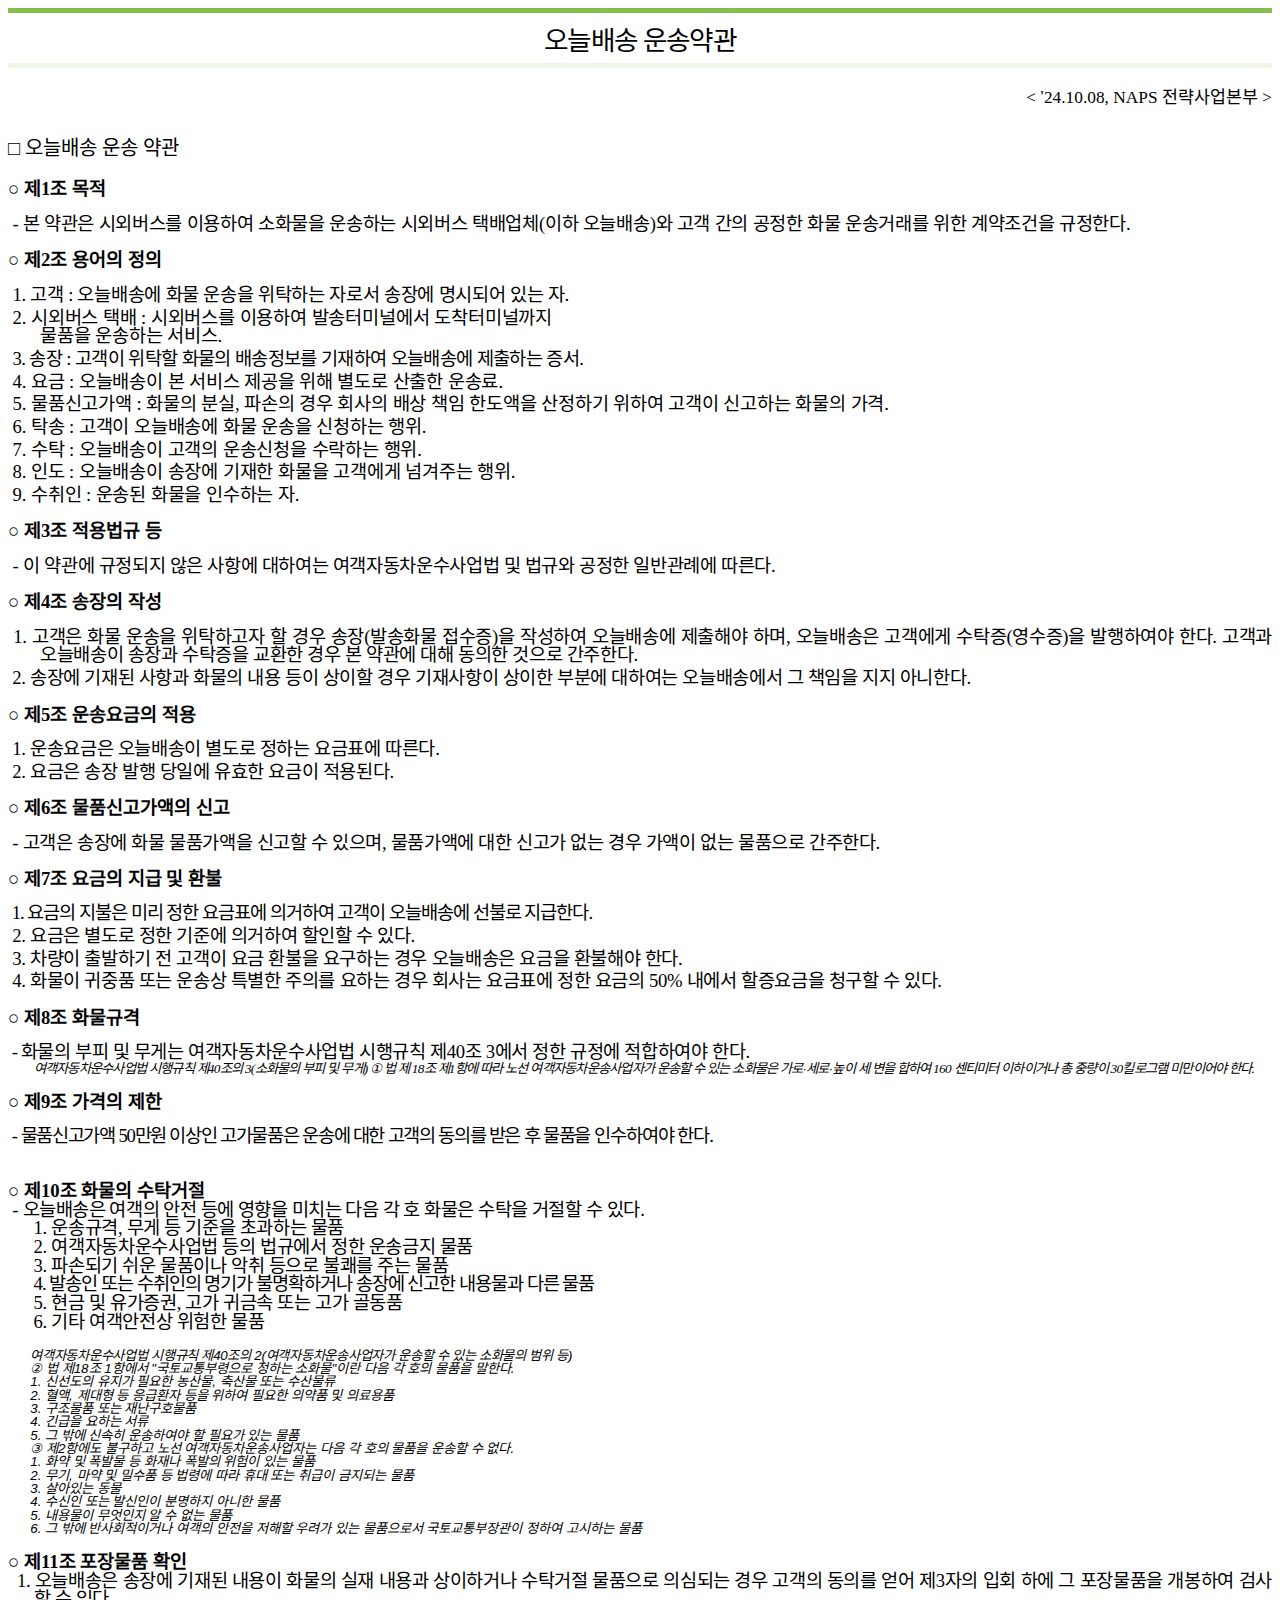
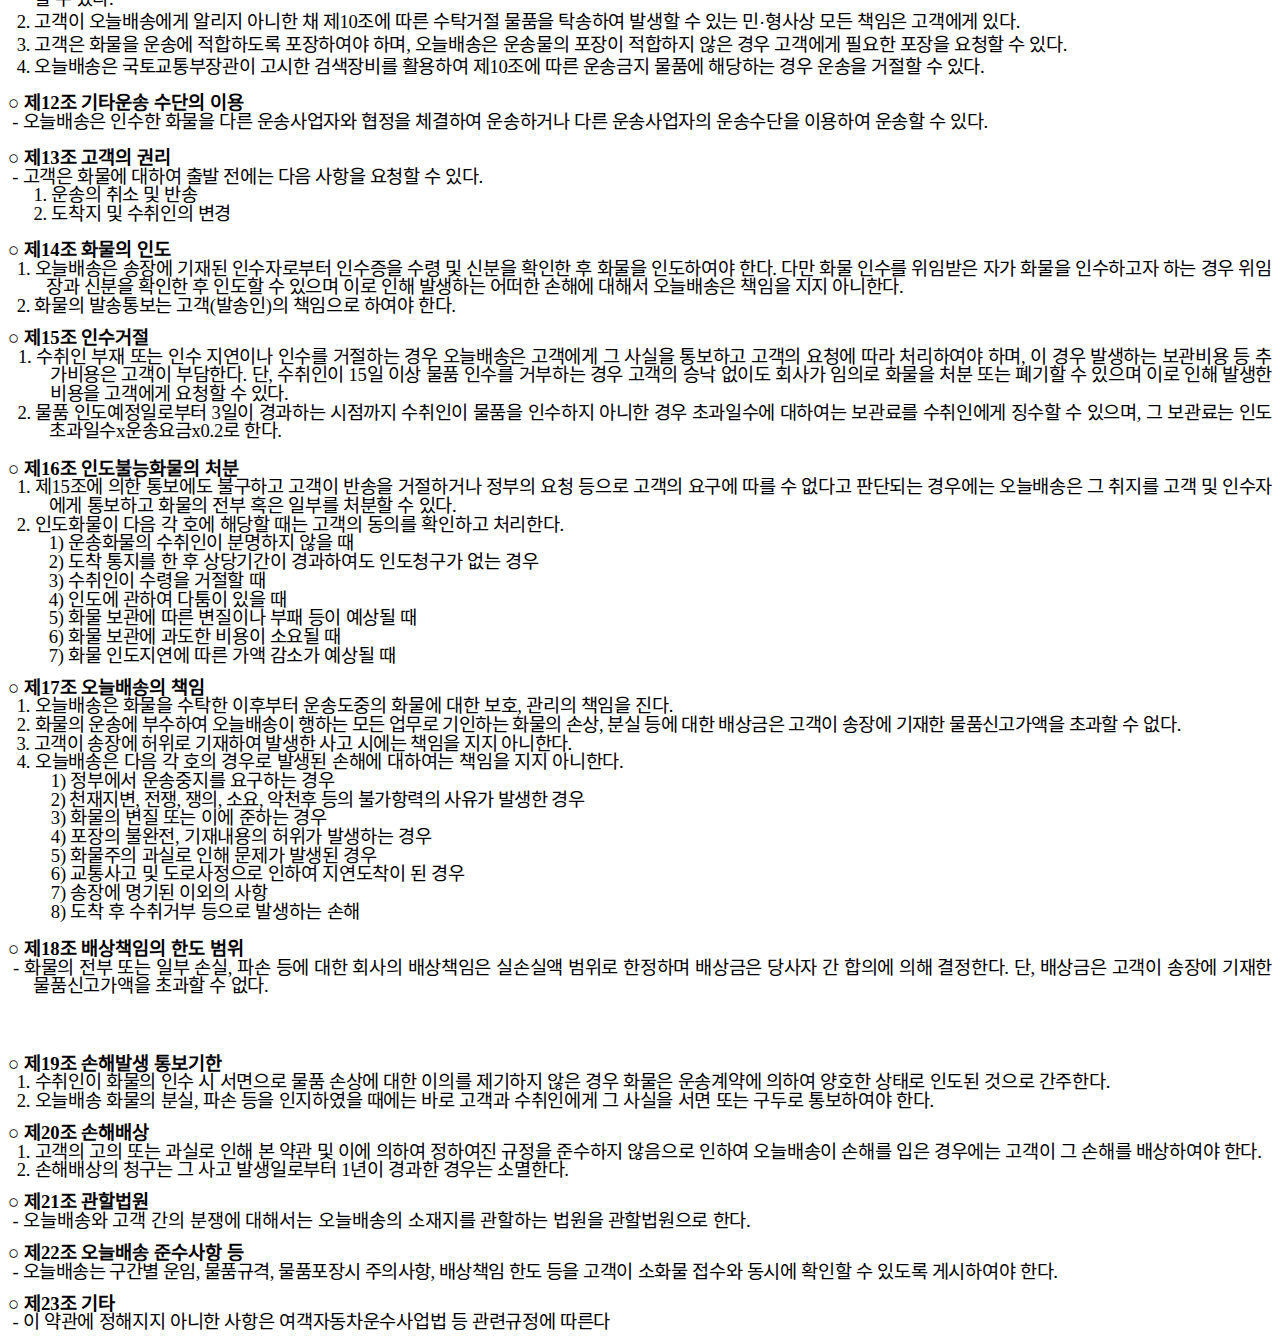
<file: policy-terms.html>
<html>

<head>
	<link rel="icon" href="./images/favicon.ico" type="image/x-icon">
<meta http-equiv=Content-Type content="text/html; charset=utf-8">
<meta name=Generator content="Microsoft Word 15 (filtered)">
<title>’23</title>
<style>
<!--
 /* Font Definitions */
 @font-face
	{font-family:Batang;
	panose-1:2 3 6 0 0 1 1 1 1 1;}
@font-face
	{font-family:Gulim;
	panose-1:2 11 6 0 0 1 1 1 1 1;}
@font-face
	{font-family:"Cambria Math";
	panose-1:2 4 5 3 5 4 6 3 2 4;}
@font-face
	{font-family:"Arial Unicode MS";
	panose-1:2 11 6 4 2 2 2 2 2 4;}
@font-face
	{font-family:"Malgun Gothic";
	panose-1:2 11 5 3 2 0 0 2 0 4;}
@font-face
	{font-family:宋?;
	panose-1:0 0 0 0 0 0 0 0 0 0;}
@font-face
	{font-family:함초롬바탕;
	panose-1:0 0 0 0 0 0 0 0 0 0;}
@font-face
	{font-family:함초롬돋움;
	panose-1:0 0 0 0 0 0 0 0 0 0;}
@font-face
	{font-family:HYGothic-Medium;
	panose-1:0 0 0 0 0 0 0 0 0 0;}
@font-face
	{font-family:"\#신문태고";
	panose-1:0 0 0 0 0 0 0 0 0 0;}
@font-face
	{font-family:"HCI Hollyhock";
	panose-1:0 0 0 0 0 0 0 0 0 0;}
@font-face
	{font-family:휴먼고딕;
	panose-1:0 0 0 0 0 0 0 0 0 0;}
@font-face
	{font-family:휴먼명조;
	panose-1:0 0 0 0 0 0 0 0 0 0;}
@font-face
	{font-family:HYHeadLine-Medium;
	panose-1:0 0 0 0 0 0 0 0 0 0;}
@font-face
	{font-family:"HCI Poppy";
	panose-1:0 0 0 0 0 0 0 0 0 0;}
@font-face
	{font-family:HYSinMyeongJo-Medium;
	panose-1:0 0 0 0 0 0 0 0 0 0;}
@font-face
	{font-family:"\@Gulim";
	panose-1:2 11 6 0 0 1 1 1 1 1;}
@font-face
	{font-family:"\@Malgun Gothic";}
@font-face
	{font-family:"\@Arial Unicode MS";
	panose-1:2 11 6 4 2 2 2 2 2 4;}
@font-face
	{font-family:"\@함초롬바탕";
	panose-1:0 0 0 0 0 0 0 0 0 0;}
@font-face
	{font-family:"\@宋?";
	panose-1:0 0 0 0 0 0 0 0 0 0;}
@font-face
	{font-family:"\@HYHeadLine-Medium";
	panose-1:0 0 0 0 0 0 0 0 0 0;}
@font-face
	{font-family:"\@HYSinMyeongJo-Medium";
	panose-1:0 0 0 0 0 0 0 0 0 0;}
@font-face
	{font-family:"\@휴먼명조";
	panose-1:0 0 0 0 0 0 0 0 0 0;}
@font-face
	{font-family:"\@함초롬돋움";
	panose-1:0 0 0 0 0 0 0 0 0 0;}
@font-face
	{font-family:"\@Batang";
	panose-1:2 3 6 0 0 1 1 1 1 1;}
@font-face
	{font-family:"\@휴먼고딕";
	panose-1:0 0 0 0 0 0 0 0 0 0;}
@font-face
	{font-family:"\@HYGothic-Medium";
	panose-1:0 0 0 0 0 0 0 0 0 0;}
@font-face
	{font-family:"\@\#신문태고";
	panose-1:0 0 0 0 0 0 0 0 0 0;}
 /* Style Definitions */
 p.MsoNormal, li.MsoNormal, div.MsoNormal
	{margin:0in;
	text-autospace:none;
	word-break:break-all;
	font-size:11.0pt;
	font-family:"Malgun Gothic",sans-serif;}
p.a, li.a, div.a
	{mso-style-name:바탕글;
	margin:0in;
	text-align:justify;
	text-justify:inter-ideograph;
	line-height:103%;
	text-autospace:none;
	word-break:break-all;
	font-size:10.0pt;
	font-family:"함초롬바탕",serif;
	color:black;}
p.a0, li.a0, div.a0
	{mso-style-name:머리말;
	margin:0in;
	text-align:justify;
	text-justify:inter-ideograph;
	text-autospace:none;
	font-size:9.0pt;
	font-family:"함초롬돋움",serif;
	color:black;}
.MsoChpDefault
	{font-family:"Malgun Gothic",sans-serif;}
 /* Page Definitions */
 @page WordSection1
	{size:595.25pt 841.85pt;
	margin:56.65pt 56.65pt 56.65pt 56.65pt;}
div.WordSection1
	{page:WordSection1;}
@page WordSection2
	{size:595.25pt 841.85pt;
	margin:56.65pt 56.65pt 56.65pt 56.65pt;}
div.WordSection2
	{page:WordSection2;}
@page WordSection3
	{size:595.25pt 841.85pt;
	margin:56.65pt 56.65pt 56.65pt 56.65pt;}
div.WordSection3
	{page:WordSection3;}
@page WordSection4
	{size:595.25pt 841.85pt;
	margin:56.65pt 56.65pt 56.65pt 56.65pt;}
div.WordSection4
	{page:WordSection4;}
@page WordSection5
	{size:595.25pt 841.85pt;
	margin:56.65pt 56.65pt 56.65pt 56.65pt;}
div.WordSection5
	{page:WordSection5;}
@page WordSection6
	{size:595.25pt 841.85pt;
	margin:56.65pt 56.65pt 56.65pt 56.65pt;}
div.WordSection6
	{page:WordSection6;}
@page WordSection7
	{size:595.25pt 841.85pt;
	margin:56.65pt 56.65pt 56.65pt 56.65pt;}
div.WordSection7
	{page:WordSection7;}
@page WordSection8
	{size:595.25pt 841.85pt;
	margin:56.65pt 56.65pt 56.65pt 56.65pt;}
div.WordSection8
	{page:WordSection8;}
@page WordSection9
	{size:595.25pt 841.85pt;
	margin:56.65pt 56.65pt 56.65pt 56.65pt;}
div.WordSection9
	{page:WordSection9;}
@page WordSection10
	{size:595.25pt 841.85pt;
	margin:56.65pt 56.65pt 56.65pt 56.65pt;}
div.WordSection10
	{page:WordSection10;}
@page WordSection11
	{size:595.25pt 841.85pt;
	margin:56.65pt 56.65pt 56.65pt 56.65pt;}
div.WordSection11
	{page:WordSection11;}
 /* List Definitions */
 ol
	{margin-bottom:0in;}
ul
	{margin-bottom:0in;}
-->
</style>

</head>

<body lang=EN-US link=blue vlink=purple style='word-wrap:break-word'>

<div class=WordSection1>

<table class=MsoNormalTable border=1 cellspacing=0 cellpadding=0
style='border-collapse:collapse;border:none;width:100%'>
 <tr style='height:3.8pt'>
  <td width=641 style='width:480.75pt;border:none;background:#85BF4C;
  padding:1.4pt 1.4pt 1.4pt 1.4pt;height:3.8pt'>
  <p class=a><span style='font-size:1.0pt;line-height:103%'>&nbsp;</span></p>
  </td>
 </tr>
 <tr style='height:37.45pt'>
  <td width=641 style='width:480.75pt;border:none;padding:1.4pt 1.4pt 1.4pt 1.4pt;
  height:37.45pt'>
  <p class=a align=center style='text-align:center;line-height:normal;
  word-break:normal'><span lang=ZH-CN style='font-size:20.0pt;font-family:"HYHeadLine-Medium",serif;
  letter-spacing:-1.2pt'>오늘배송 운송약관</span></p>
  </td>
 </tr>
 <tr style='height:3.8pt'>
  <td width=641 style='width:480.75pt;border:none;background:#EFF6E7;
  padding:1.4pt 1.4pt 1.4pt 1.4pt;height:3.8pt'>
  <p class=a><span style='font-size:1.0pt;line-height:103%;letter-spacing:-.2pt'>&nbsp;</span></p>
  </td>
 </tr>
</table>

<p class=MsoNormal><span style='font-size:1.0pt'>&nbsp;</span></p>

<p class=a>&nbsp;</p>

<p class=a align=right style='text-align:right;line-height:normal'><span
style='font-size:13.0pt;font-family:"HCI Poppy",serif'>&lt; </span><span
style='font-size:13.0pt;font-family:"Arial Unicode MS",sans-serif'>’</span><span
style='font-size:13.0pt;font-family:"HCI Poppy",serif'>24.10.08, NAPS </span><span
lang=ZH-CN style='font-size:13.0pt;font-family:"휴먼명조",serif'>전략사업본부</span><span
lang=ZH-CN style='font-size:13.0pt;font-family:"HCI Poppy",serif'> </span><span
style='font-size:13.0pt;font-family:"HCI Poppy",serif'>&gt;</span></p>

<p class=a>&nbsp;</p>

</div>

<span style='font-size:11.0pt;font-family:"Malgun Gothic",sans-serif'><br
clear=all style='page-break-before:auto'>
</span>

<div class=WordSection2>

<p class=a style='line-height:100%'><span style='font-size:15.0pt;line-height:
100%;font-family:"Arial Unicode MS",sans-serif'>□</span><span style='font-size:
15.0pt;line-height:100%;font-family:"HYHeadLine-Medium",serif'> <span
lang=ZH-CN>오늘배송 운송 약관</span></span></p>

<p class=a style='margin-top:0in;margin-right:0in;margin-bottom:3.0pt;
margin-left:20.0pt;text-indent:-20.0pt;line-height:100%'><span
style='font-size:14.0pt;line-height:100%;font-family:"HCI Poppy",serif;
letter-spacing:-.1pt'>&nbsp;</span></p>

<p class=a style='margin-left:28.5pt;text-indent:-28.5pt;line-height:100%'><b><span
style='font-size:14.0pt;line-height:100%;font-family:"Arial Unicode MS",sans-serif'>○</span></b><b><span
style='font-size:14.0pt;line-height:100%;font-family:"HCI Poppy",serif'> </span></b><b><span
lang=ZH-CN style='font-size:14.0pt;line-height:100%;font-family:"휴먼명조",serif'>제</span></b><b><span
style='font-size:14.0pt;line-height:100%;font-family:"HCI Poppy",serif'>1</span></b><b><span
lang=ZH-CN style='font-size:14.0pt;line-height:100%;font-family:"휴먼명조",serif'>조</span></b><b><span
lang=ZH-CN style='font-size:14.0pt;line-height:100%;font-family:"HCI Poppy",serif'>
</span></b><b><span lang=ZH-CN style='font-size:14.0pt;line-height:100%;
font-family:"휴먼명조",serif'>목적</span></b></p>

</div>

<span style='font-size:11.0pt;font-family:"Malgun Gothic",sans-serif'><br
clear=all style='page-break-before:auto'>
</span>

<div class=WordSection3>

<p class=a style='margin-top:0in;margin-right:0in;margin-bottom:3.0pt;
margin-left:20.0pt;text-indent:-20.0pt;line-height:100%'><span
style='font-size:14.0pt;line-height:100%;font-family:"HCI Poppy",serif;
letter-spacing:-.2pt'> </span><span style='font-size:14.0pt;line-height:100%;
font-family:"HCI Poppy",serif;letter-spacing:-.2pt'>- </span><span lang=ZH-CN
style='font-size:14.0pt;line-height:100%;font-family:"휴먼명조",serif;letter-spacing:
-.2pt'>본</span><span lang=ZH-CN style='font-size:14.0pt;line-height:100%;
font-family:"HCI Poppy",serif;letter-spacing:-.2pt'> </span><span lang=ZH-CN
style='font-size:14.0pt;line-height:100%;font-family:"휴먼명조",serif;letter-spacing:
-.2pt'>약관은</span><span lang=ZH-CN style='font-size:14.0pt;line-height:100%;
font-family:"HCI Poppy",serif;letter-spacing:-.2pt'> </span><span lang=ZH-CN
style='font-size:14.0pt;line-height:100%;font-family:"휴먼명조",serif;letter-spacing:
-.2pt'>시외버스를</span><span lang=ZH-CN style='font-size:14.0pt;line-height:100%;
font-family:"HCI Poppy",serif;letter-spacing:-.2pt'> </span><span lang=ZH-CN
style='font-size:14.0pt;line-height:100%;font-family:"휴먼명조",serif;letter-spacing:
-.2pt'>이용하여</span><span lang=ZH-CN style='font-size:14.0pt;line-height:100%;
font-family:"HCI Poppy",serif;letter-spacing:-.2pt'> </span><span lang=ZH-CN
style='font-size:14.0pt;line-height:100%;font-family:"휴먼명조",serif;letter-spacing:
-.2pt'>소화물을</span><span lang=ZH-CN style='font-size:14.0pt;line-height:100%;
font-family:"HCI Poppy",serif;letter-spacing:-.2pt'> </span><span lang=ZH-CN
style='font-size:14.0pt;line-height:100%;font-family:"휴먼명조",serif;letter-spacing:
-.2pt'>운송하는</span><span lang=ZH-CN style='font-size:14.0pt;line-height:100%;
font-family:"HCI Poppy",serif;letter-spacing:-.2pt'> </span><span lang=ZH-CN
style='font-size:14.0pt;line-height:100%;font-family:"휴먼명조",serif;letter-spacing:
-.2pt'>시외버스</span><span lang=ZH-CN style='font-size:14.0pt;line-height:100%;
font-family:"HCI Poppy",serif;letter-spacing:-.2pt'> </span><span lang=ZH-CN
style='font-size:14.0pt;line-height:100%;font-family:"휴먼명조",serif;letter-spacing:
-.2pt'>택배업체</span><span style='font-size:14.0pt;line-height:100%;font-family:
"HCI Poppy",serif;letter-spacing:-.2pt'>(</span><span lang=ZH-CN
style='font-size:14.0pt;line-height:100%;font-family:"휴먼명조",serif;letter-spacing:
-.2pt'>이하</span><span lang=ZH-CN style='font-size:14.0pt;line-height:100%;
font-family:"HCI Poppy",serif;letter-spacing:-.2pt'> </span><span lang=ZH-CN
style='font-size:14.0pt;line-height:100%;font-family:"휴먼명조",serif;letter-spacing:
-.2pt'>오늘배송</span><span style='font-size:14.0pt;line-height:100%;font-family:
"HCI Poppy",serif;letter-spacing:-.2pt'>)</span><span lang=ZH-CN
style='font-size:14.0pt;line-height:100%;font-family:"휴먼명조",serif;letter-spacing:
-.2pt'>와</span><span lang=ZH-CN style='font-size:14.0pt;line-height:100%;
font-family:"HCI Poppy",serif;letter-spacing:-.2pt'> </span><span lang=ZH-CN
style='font-size:14.0pt;line-height:100%;font-family:"휴먼명조",serif;letter-spacing:
-.2pt'>고객</span><span lang=ZH-CN style='font-size:14.0pt;line-height:100%;
font-family:"HCI Poppy",serif;letter-spacing:-.2pt'> </span><span lang=ZH-CN
style='font-size:14.0pt;line-height:100%;font-family:"휴먼명조",serif;letter-spacing:
-.2pt'>간의</span><span lang=ZH-CN style='font-size:14.0pt;line-height:100%;
font-family:"HCI Poppy",serif;letter-spacing:-.2pt'> </span><span lang=ZH-CN
style='font-size:14.0pt;line-height:100%;font-family:"휴먼명조",serif;letter-spacing:
-.2pt'>공정한</span><span lang=ZH-CN style='font-size:14.0pt;line-height:100%;
font-family:"HCI Poppy",serif;letter-spacing:-.2pt'> </span><span lang=ZH-CN
style='font-size:14.0pt;line-height:100%;font-family:"휴먼명조",serif;letter-spacing:
-.2pt'>화물</span><span lang=ZH-CN style='font-size:14.0pt;line-height:100%;
font-family:"HCI Poppy",serif;letter-spacing:-.2pt'> </span><span lang=ZH-CN
style='font-size:14.0pt;line-height:100%;font-family:"휴먼명조",serif;letter-spacing:
-.2pt'>운송거래를</span><span lang=ZH-CN style='font-size:14.0pt;line-height:100%;
font-family:"HCI Poppy",serif;letter-spacing:-.2pt'> </span><span lang=ZH-CN
style='font-size:14.0pt;line-height:100%;font-family:"휴먼명조",serif;letter-spacing:
-.2pt'>위한</span><span lang=ZH-CN style='font-size:14.0pt;line-height:100%;
font-family:"HCI Poppy",serif;letter-spacing:-.2pt'> </span><span lang=ZH-CN
style='font-size:14.0pt;line-height:100%;font-family:"휴먼명조",serif;letter-spacing:
-.2pt'>계약조건을</span><span lang=ZH-CN style='font-size:14.0pt;line-height:100%;
font-family:"HCI Poppy",serif;letter-spacing:-.2pt'> </span><span lang=ZH-CN
style='font-size:14.0pt;line-height:100%;font-family:"휴먼명조",serif;letter-spacing:
-.2pt'>규정한다</span><span style='font-size:14.0pt;line-height:100%;font-family:
"HCI Poppy",serif;letter-spacing:-.2pt'>.</span></p>

<p class=a>&nbsp;</p>

<p class=a style='margin-left:28.5pt;text-indent:-28.5pt;line-height:100%'><b><span
style='font-size:14.0pt;line-height:100%;font-family:"Arial Unicode MS",sans-serif'>○</span></b><b><span
style='font-size:14.0pt;line-height:100%;font-family:"HCI Poppy",serif'> </span></b><b><span
lang=ZH-CN style='font-size:14.0pt;line-height:100%;font-family:"휴먼명조",serif'>제</span></b><b><span
style='font-size:14.0pt;line-height:100%;font-family:"HCI Poppy",serif'>2</span></b><b><span
lang=ZH-CN style='font-size:14.0pt;line-height:100%;font-family:"휴먼명조",serif'>조</span></b><b><span
lang=ZH-CN style='font-size:14.0pt;line-height:100%;font-family:"HCI Poppy",serif'>
</span></b><b><span lang=ZH-CN style='font-size:14.0pt;line-height:100%;
font-family:"휴먼명조",serif'>용어의</span></b><b><span lang=ZH-CN style='font-size:
14.0pt;line-height:100%;font-family:"HCI Poppy",serif'> </span></b><b><span
lang=ZH-CN style='font-size:14.0pt;line-height:100%;font-family:"휴먼명조",serif'>정의</span></b></p>

</div>

<span style='font-size:11.0pt;font-family:"Malgun Gothic",sans-serif'><br
clear=all style='page-break-before:auto'>
</span>

<div class=WordSection4>

<p class=a style='margin-top:0in;margin-right:0in;margin-bottom:3.0pt;
margin-left:20.0pt;text-indent:-20.0pt;line-height:100%'><span
style='font-size:14.0pt;line-height:100%;font-family:"HCI Poppy",serif;
letter-spacing:-.2pt'> </span><span style='font-size:14.0pt;line-height:100%;
font-family:"HCI Poppy",serif;letter-spacing:-.2pt'>1. </span><span lang=ZH-CN
style='font-size:14.0pt;line-height:100%;font-family:"휴먼명조",serif;letter-spacing:
-.2pt'>고객</span><span lang=ZH-CN style='font-size:14.0pt;line-height:100%;
font-family:"HCI Poppy",serif;letter-spacing:-.2pt'> </span><span
style='font-size:14.0pt;line-height:100%;font-family:"HCI Poppy",serif;
letter-spacing:-.2pt'>: </span><span lang=ZH-CN style='font-size:14.0pt;
line-height:100%;font-family:"휴먼명조",serif;letter-spacing:-.2pt'>오늘배송에</span><span
lang=ZH-CN style='font-size:14.0pt;line-height:100%;font-family:"HCI Poppy",serif;
letter-spacing:-.2pt'> </span><span lang=ZH-CN style='font-size:14.0pt;
line-height:100%;font-family:"휴먼명조",serif;letter-spacing:-.2pt'>화물</span><span
lang=ZH-CN style='font-size:14.0pt;line-height:100%;font-family:"HCI Poppy",serif;
letter-spacing:-.2pt'> </span><span lang=ZH-CN style='font-size:14.0pt;
line-height:100%;font-family:"휴먼명조",serif;letter-spacing:-.2pt'>운송을</span><span
lang=ZH-CN style='font-size:14.0pt;line-height:100%;font-family:"HCI Poppy",serif;
letter-spacing:-.2pt'> </span><span lang=ZH-CN style='font-size:14.0pt;
line-height:100%;font-family:"휴먼명조",serif;letter-spacing:-.2pt'>위탁하는</span><span
lang=ZH-CN style='font-size:14.0pt;line-height:100%;font-family:"HCI Poppy",serif;
letter-spacing:-.2pt'> </span><span lang=ZH-CN style='font-size:14.0pt;
line-height:100%;font-family:"휴먼명조",serif;letter-spacing:-.2pt'>자로서</span><span
lang=ZH-CN style='font-size:14.0pt;line-height:100%;font-family:"HCI Poppy",serif;
letter-spacing:-.2pt'> </span><span lang=ZH-CN style='font-size:14.0pt;
line-height:100%;font-family:"휴먼명조",serif;letter-spacing:-.2pt'>송장에</span><span
lang=ZH-CN style='font-size:14.0pt;line-height:100%;font-family:"HCI Poppy",serif;
letter-spacing:-.2pt'> </span><span lang=ZH-CN style='font-size:14.0pt;
line-height:100%;font-family:"휴먼명조",serif;letter-spacing:-.2pt'>명시되어</span><span
lang=ZH-CN style='font-size:14.0pt;line-height:100%;font-family:"HCI Poppy",serif;
letter-spacing:-.2pt'> </span><span lang=ZH-CN style='font-size:14.0pt;
line-height:100%;font-family:"휴먼명조",serif;letter-spacing:-.2pt'>있는</span><span
lang=ZH-CN style='font-size:14.0pt;line-height:100%;font-family:"HCI Poppy",serif;
letter-spacing:-.2pt'> </span><span lang=ZH-CN style='font-size:14.0pt;
line-height:100%;font-family:"휴먼명조",serif;letter-spacing:-.2pt'>자</span><span
style='font-size:14.0pt;line-height:100%;font-family:"HCI Poppy",serif;
letter-spacing:-.2pt'>.</span></p>

<p class=a style='margin-top:0in;margin-right:0in;margin-bottom:3.0pt;
margin-left:23.9pt;text-indent:-23.9pt;line-height:100%'><span
style='font-size:14.0pt;line-height:100%;font-family:"HCI Poppy",serif;
letter-spacing:-.1pt'> </span><span style='font-size:14.0pt;line-height:100%;
font-family:"HCI Poppy",serif;letter-spacing:-.1pt'>2. </span><span lang=ZH-CN
style='font-size:14.0pt;line-height:100%;font-family:"휴먼명조",serif;letter-spacing:
-.1pt'>시외버스</span><span lang=ZH-CN style='font-size:14.0pt;line-height:100%;
font-family:"HCI Poppy",serif;letter-spacing:-.1pt'> </span><span lang=ZH-CN
style='font-size:14.0pt;line-height:100%;font-family:"휴먼명조",serif;letter-spacing:
-.1pt'>택배</span><span lang=ZH-CN style='font-size:14.0pt;line-height:100%;
font-family:"HCI Poppy",serif;letter-spacing:-.1pt'> </span><span
style='font-size:14.0pt;line-height:100%;font-family:"HCI Poppy",serif;
letter-spacing:-.1pt'>: </span><span lang=ZH-CN style='font-size:14.0pt;
line-height:100%;font-family:"휴먼명조",serif;letter-spacing:-.1pt'>시외버스를</span><span
lang=ZH-CN style='font-size:14.0pt;line-height:100%;font-family:"HCI Poppy",serif;
letter-spacing:-.1pt'> </span><span lang=ZH-CN style='font-size:14.0pt;
line-height:100%;font-family:"휴먼명조",serif;letter-spacing:-.1pt'>이용하여</span><span
lang=ZH-CN style='font-size:14.0pt;line-height:100%;font-family:"HCI Poppy",serif;
letter-spacing:-.1pt'> </span><span lang=ZH-CN style='font-size:14.0pt;
line-height:100%;font-family:"휴먼명조",serif;letter-spacing:-.1pt'>발송터미널에서</span><span
lang=ZH-CN style='font-size:14.0pt;line-height:100%;font-family:"HCI Poppy",serif;
letter-spacing:-.1pt'> </span><span lang=ZH-CN style='font-size:14.0pt;
line-height:100%;font-family:"휴먼명조",serif;letter-spacing:-.1pt'>도착터미널까지</span><span
lang=ZH-CN style='font-size:14.0pt;line-height:100%;font-family:"HCI Poppy",serif;
letter-spacing:-.1pt'> </span><br>
<span lang=ZH-CN style='font-size:14.0pt;line-height:100%;font-family:"휴먼명조",serif;
letter-spacing:-.1pt'>물품을</span><span lang=ZH-CN style='font-size:14.0pt;
line-height:100%;font-family:"HCI Poppy",serif;letter-spacing:-.1pt'> </span><span
lang=ZH-CN style='font-size:14.0pt;line-height:100%;font-family:"휴먼명조",serif;
letter-spacing:-.1pt'>운송하는</span><span lang=ZH-CN style='font-size:14.0pt;
line-height:100%;font-family:"HCI Poppy",serif;letter-spacing:-.1pt'> </span><span
lang=ZH-CN style='font-size:14.0pt;line-height:100%;font-family:"휴먼명조",serif;
letter-spacing:-.1pt'>서비스</span><span style='font-size:14.0pt;line-height:100%;
font-family:"HCI Poppy",serif;letter-spacing:-.1pt'>.</span></p>

<p class=a style='margin-top:0in;margin-right:0in;margin-bottom:3.0pt;
margin-left:20.0pt;text-indent:-20.0pt;line-height:100%'><span
style='font-size:14.0pt;line-height:100%;font-family:"HCI Poppy",serif;
letter-spacing:-.1pt'> </span><span style='font-size:14.0pt;line-height:100%;
font-family:"HCI Poppy",serif;letter-spacing:-.45pt'>3. </span><span
lang=ZH-CN style='font-size:14.0pt;line-height:100%;font-family:"휴먼명조",serif;
letter-spacing:-.45pt'>송장</span><span lang=ZH-CN style='font-size:14.0pt;
line-height:100%;font-family:"HCI Poppy",serif;letter-spacing:-.45pt'> </span><span
style='font-size:14.0pt;line-height:100%;font-family:"HCI Poppy",serif;
letter-spacing:-.45pt'>: </span><span lang=ZH-CN style='font-size:14.0pt;
line-height:100%;font-family:"휴먼명조",serif;letter-spacing:-.45pt'>고객이</span><span
lang=ZH-CN style='font-size:14.0pt;line-height:100%;font-family:"HCI Poppy",serif;
letter-spacing:-.45pt'> </span><span lang=ZH-CN style='font-size:14.0pt;
line-height:100%;font-family:"휴먼명조",serif;letter-spacing:-.45pt'>위탁할</span><span
lang=ZH-CN style='font-size:14.0pt;line-height:100%;font-family:"HCI Poppy",serif;
letter-spacing:-.45pt'> </span><span lang=ZH-CN style='font-size:14.0pt;
line-height:100%;font-family:"휴먼명조",serif;letter-spacing:-.45pt'>화물의</span><span
lang=ZH-CN style='font-size:14.0pt;line-height:100%;font-family:"HCI Poppy",serif;
letter-spacing:-.45pt'> </span><span lang=ZH-CN style='font-size:14.0pt;
line-height:100%;font-family:"휴먼명조",serif;letter-spacing:-.45pt'>배송정보를</span><span
lang=ZH-CN style='font-size:14.0pt;line-height:100%;font-family:"HCI Poppy",serif;
letter-spacing:-.45pt'> </span><span lang=ZH-CN style='font-size:14.0pt;
line-height:100%;font-family:"휴먼명조",serif;letter-spacing:-.45pt'>기재하여</span><span
lang=ZH-CN style='font-size:14.0pt;line-height:100%;font-family:"HCI Poppy",serif;
letter-spacing:-.45pt'> </span><span lang=ZH-CN style='font-size:14.0pt;
line-height:100%;font-family:"휴먼명조",serif;letter-spacing:-.45pt'>오늘배송에</span><span
lang=ZH-CN style='font-size:14.0pt;line-height:100%;font-family:"HCI Poppy",serif;
letter-spacing:-.45pt'> </span><span lang=ZH-CN style='font-size:14.0pt;
line-height:100%;font-family:"휴먼명조",serif;letter-spacing:-.45pt'>제출하는</span><span
lang=ZH-CN style='font-size:14.0pt;line-height:100%;font-family:"HCI Poppy",serif;
letter-spacing:-.45pt'> </span><span lang=ZH-CN style='font-size:14.0pt;
line-height:100%;font-family:"휴먼명조",serif;letter-spacing:-.45pt'>증서</span><span
style='font-size:14.0pt;line-height:100%;font-family:"HCI Poppy",serif;
letter-spacing:-.45pt'>.</span></p>

<p class=a style='margin-top:0in;margin-right:0in;margin-bottom:3.0pt;
margin-left:20.0pt;text-indent:-20.0pt;line-height:100%'><span
style='font-size:14.0pt;line-height:100%;font-family:"HCI Poppy",serif;
letter-spacing:-.1pt'> </span><span style='font-size:14.0pt;line-height:100%;
font-family:"HCI Poppy",serif;letter-spacing:-.1pt'>4. </span><span lang=ZH-CN
style='font-size:14.0pt;line-height:100%;font-family:"휴먼명조",serif;letter-spacing:
-.1pt'>요금</span><span lang=ZH-CN style='font-size:14.0pt;line-height:100%;
font-family:"HCI Poppy",serif;letter-spacing:-.1pt'> </span><span
style='font-size:14.0pt;line-height:100%;font-family:"HCI Poppy",serif;
letter-spacing:-.1pt'>: </span><span lang=ZH-CN style='font-size:14.0pt;
line-height:100%;font-family:"휴먼명조",serif;letter-spacing:-.1pt'>오늘배송이</span><span
lang=ZH-CN style='font-size:14.0pt;line-height:100%;font-family:"HCI Poppy",serif;
letter-spacing:-.1pt'> </span><span lang=ZH-CN style='font-size:14.0pt;
line-height:100%;font-family:"휴먼명조",serif;letter-spacing:-.1pt'>본</span><span
lang=ZH-CN style='font-size:14.0pt;line-height:100%;font-family:"HCI Poppy",serif;
letter-spacing:-.1pt'> </span><span lang=ZH-CN style='font-size:14.0pt;
line-height:100%;font-family:"휴먼명조",serif;letter-spacing:-.1pt'>서비스</span><span
lang=ZH-CN style='font-size:14.0pt;line-height:100%;font-family:"HCI Poppy",serif;
letter-spacing:-.1pt'> </span><span lang=ZH-CN style='font-size:14.0pt;
line-height:100%;font-family:"휴먼명조",serif;letter-spacing:-.1pt'>제공을</span><span
lang=ZH-CN style='font-size:14.0pt;line-height:100%;font-family:"HCI Poppy",serif;
letter-spacing:-.1pt'> </span><span lang=ZH-CN style='font-size:14.0pt;
line-height:100%;font-family:"휴먼명조",serif;letter-spacing:-.1pt'>위해</span><span
lang=ZH-CN style='font-size:14.0pt;line-height:100%;font-family:"HCI Poppy",serif;
letter-spacing:-.1pt'> </span><span lang=ZH-CN style='font-size:14.0pt;
line-height:100%;font-family:"휴먼명조",serif;letter-spacing:-.1pt'>별도로</span><span
lang=ZH-CN style='font-size:14.0pt;line-height:100%;font-family:"HCI Poppy",serif;
letter-spacing:-.1pt'> </span><span lang=ZH-CN style='font-size:14.0pt;
line-height:100%;font-family:"휴먼명조",serif;letter-spacing:-.1pt'>산출한</span><span
lang=ZH-CN style='font-size:14.0pt;line-height:100%;font-family:"HCI Poppy",serif;
letter-spacing:-.1pt'> </span><span lang=ZH-CN style='font-size:14.0pt;
line-height:100%;font-family:"휴먼명조",serif;letter-spacing:-.1pt'>운송료</span><span
style='font-size:14.0pt;line-height:100%;font-family:"HCI Poppy",serif;
letter-spacing:-.1pt'>.</span></p>

<p class=a style='margin-top:0in;margin-right:0in;margin-bottom:3.0pt;
margin-left:24.75pt;text-indent:-24.75pt;line-height:100%'><span
style='font-size:14.0pt;line-height:100%;font-family:"HCI Poppy",serif;
letter-spacing:-.1pt'> </span><span style='font-size:14.0pt;line-height:100%;
font-family:"HCI Poppy",serif;letter-spacing:-.1pt'>5. </span><span lang=ZH-CN
style='font-size:14.0pt;line-height:100%;font-family:"휴먼명조",serif;letter-spacing:
-.1pt'>물품신고가액</span><span lang=ZH-CN style='font-size:14.0pt;line-height:100%;
font-family:"HCI Poppy",serif;letter-spacing:-.1pt'> </span><span
style='font-size:14.0pt;line-height:100%;font-family:"HCI Poppy",serif;
letter-spacing:-.1pt'>: </span><span lang=ZH-CN style='font-size:14.0pt;
line-height:100%;font-family:"휴먼명조",serif;letter-spacing:-.1pt'>화물의</span><span
lang=ZH-CN style='font-size:14.0pt;line-height:100%;font-family:"HCI Poppy",serif;
letter-spacing:-.1pt'> </span><span lang=ZH-CN style='font-size:14.0pt;
line-height:100%;font-family:"휴먼명조",serif;letter-spacing:-.1pt'>분실</span><span
style='font-size:14.0pt;line-height:100%;font-family:"HCI Poppy",serif;
letter-spacing:-.1pt'>, </span><span lang=ZH-CN style='font-size:14.0pt;
line-height:100%;font-family:"휴먼명조",serif;letter-spacing:-.1pt'>파손의</span><span
lang=ZH-CN style='font-size:14.0pt;line-height:100%;font-family:"HCI Poppy",serif;
letter-spacing:-.1pt'> </span><span lang=ZH-CN style='font-size:14.0pt;
line-height:100%;font-family:"휴먼명조",serif;letter-spacing:-.1pt'>경우</span><span
lang=ZH-CN style='font-size:14.0pt;line-height:100%;font-family:"HCI Poppy",serif;
letter-spacing:-.1pt'> </span><span lang=ZH-CN style='font-size:14.0pt;
line-height:100%;font-family:"휴먼명조",serif;letter-spacing:-.1pt'>회사의</span><span
lang=ZH-CN style='font-size:14.0pt;line-height:100%;font-family:"HCI Poppy",serif;
letter-spacing:-.1pt'> </span><span lang=ZH-CN style='font-size:14.0pt;
line-height:100%;font-family:"휴먼명조",serif;letter-spacing:-.1pt'>배상</span><span
lang=ZH-CN style='font-size:14.0pt;line-height:100%;font-family:"HCI Poppy",serif;
letter-spacing:-.1pt'> </span><span lang=ZH-CN style='font-size:14.0pt;
line-height:100%;font-family:"휴먼명조",serif;letter-spacing:-.1pt'>책임</span><span
lang=ZH-CN style='font-size:14.0pt;line-height:100%;font-family:"HCI Poppy",serif;
letter-spacing:-.1pt'> </span><span lang=ZH-CN style='font-size:14.0pt;
line-height:100%;font-family:"휴먼명조",serif;letter-spacing:-.1pt'>한도액을</span><span
lang=ZH-CN style='font-size:14.0pt;line-height:100%;font-family:"HCI Poppy",serif;
letter-spacing:-.1pt'> </span><span lang=ZH-CN style='font-size:14.0pt;
line-height:100%;font-family:"휴먼명조",serif;letter-spacing:-.1pt'>산정하기</span><span
lang=ZH-CN style='font-size:14.0pt;line-height:100%;font-family:"HCI Poppy",serif;
letter-spacing:-.1pt'> </span><span lang=ZH-CN style='font-size:14.0pt;
line-height:100%;font-family:"휴먼명조",serif;letter-spacing:-.1pt'>위하여</span><span
lang=ZH-CN style='font-size:14.0pt;line-height:100%;font-family:"HCI Poppy",serif;
letter-spacing:-.1pt'> </span><span lang=ZH-CN style='font-size:14.0pt;
line-height:100%;font-family:"휴먼명조",serif;letter-spacing:-.1pt'>고객이</span><span
lang=ZH-CN style='font-size:14.0pt;line-height:100%;font-family:"HCI Poppy",serif;
letter-spacing:-.1pt'> </span><span lang=ZH-CN style='font-size:14.0pt;
line-height:100%;font-family:"휴먼명조",serif;letter-spacing:-.1pt'>신고하는</span><span
lang=ZH-CN style='font-size:14.0pt;line-height:100%;font-family:"HCI Poppy",serif;
letter-spacing:-.1pt'> </span><span lang=ZH-CN style='font-size:14.0pt;
line-height:100%;font-family:"휴먼명조",serif;letter-spacing:-.1pt'>화물의</span><span
lang=ZH-CN style='font-size:14.0pt;line-height:100%;font-family:"HCI Poppy",serif;
letter-spacing:-.1pt'> </span><span lang=ZH-CN style='font-size:14.0pt;
line-height:100%;font-family:"휴먼명조",serif;letter-spacing:-.1pt'>가격</span><span
style='font-size:14.0pt;line-height:100%;font-family:"HCI Poppy",serif;
letter-spacing:-.1pt'>.</span></p>

<p class=a style='margin-top:0in;margin-right:0in;margin-bottom:3.0pt;
margin-left:20.0pt;text-indent:-20.0pt;line-height:100%'><span
style='font-size:14.0pt;line-height:100%;font-family:"HCI Poppy",serif;
letter-spacing:-.1pt'> </span><span style='font-size:14.0pt;line-height:100%;
font-family:"HCI Poppy",serif;letter-spacing:-.1pt'>6. </span><span lang=ZH-CN
style='font-size:14.0pt;line-height:100%;font-family:"휴먼명조",serif;letter-spacing:
-.1pt'>탁송</span><span lang=ZH-CN style='font-size:14.0pt;line-height:100%;
font-family:"HCI Poppy",serif;letter-spacing:-.1pt'> </span><span
style='font-size:14.0pt;line-height:100%;font-family:"HCI Poppy",serif;
letter-spacing:-.1pt'>: </span><span lang=ZH-CN style='font-size:14.0pt;
line-height:100%;font-family:"휴먼명조",serif;letter-spacing:-.1pt'>고객이</span><span
lang=ZH-CN style='font-size:14.0pt;line-height:100%;font-family:"HCI Poppy",serif;
letter-spacing:-.1pt'> </span><span lang=ZH-CN style='font-size:14.0pt;
line-height:100%;font-family:"휴먼명조",serif;letter-spacing:-.1pt'>오늘배송에</span><span
lang=ZH-CN style='font-size:14.0pt;line-height:100%;font-family:"HCI Poppy",serif;
letter-spacing:-.1pt'> </span><span lang=ZH-CN style='font-size:14.0pt;
line-height:100%;font-family:"휴먼명조",serif;letter-spacing:-.1pt'>화물</span><span
lang=ZH-CN style='font-size:14.0pt;line-height:100%;font-family:"HCI Poppy",serif;
letter-spacing:-.1pt'> </span><span lang=ZH-CN style='font-size:14.0pt;
line-height:100%;font-family:"휴먼명조",serif;letter-spacing:-.1pt'>운송을</span><span
lang=ZH-CN style='font-size:14.0pt;line-height:100%;font-family:"HCI Poppy",serif;
letter-spacing:-.1pt'> </span><span lang=ZH-CN style='font-size:14.0pt;
line-height:100%;font-family:"휴먼명조",serif;letter-spacing:-.1pt'>신청하는</span><span
lang=ZH-CN style='font-size:14.0pt;line-height:100%;font-family:"HCI Poppy",serif;
letter-spacing:-.1pt'> </span><span lang=ZH-CN style='font-size:14.0pt;
line-height:100%;font-family:"휴먼명조",serif;letter-spacing:-.1pt'>행위</span><span
style='font-size:14.0pt;line-height:100%;font-family:"HCI Poppy",serif;
letter-spacing:-.1pt'>.</span></p>

<p class=a style='margin-top:0in;margin-right:0in;margin-bottom:3.0pt;
margin-left:20.0pt;text-indent:-20.0pt;line-height:100%'><span
style='font-size:14.0pt;line-height:100%;font-family:"HCI Poppy",serif;
letter-spacing:-.1pt'> </span><span style='font-size:14.0pt;line-height:100%;
font-family:"HCI Poppy",serif;letter-spacing:-.1pt'>7. </span><span lang=ZH-CN
style='font-size:14.0pt;line-height:100%;font-family:"휴먼명조",serif;letter-spacing:
-.1pt'>수탁</span><span lang=ZH-CN style='font-size:14.0pt;line-height:100%;
font-family:"HCI Poppy",serif;letter-spacing:-.1pt'> </span><span
style='font-size:14.0pt;line-height:100%;font-family:"HCI Poppy",serif;
letter-spacing:-.1pt'>: </span><span lang=ZH-CN style='font-size:14.0pt;
line-height:100%;font-family:"휴먼명조",serif;letter-spacing:-.1pt'>오늘배송이</span><span
lang=ZH-CN style='font-size:14.0pt;line-height:100%;font-family:"HCI Poppy",serif;
letter-spacing:-.1pt'> </span><span lang=ZH-CN style='font-size:14.0pt;
line-height:100%;font-family:"휴먼명조",serif;letter-spacing:-.1pt'>고객의</span><span
lang=ZH-CN style='font-size:14.0pt;line-height:100%;font-family:"HCI Poppy",serif;
letter-spacing:-.1pt'> </span><span lang=ZH-CN style='font-size:14.0pt;
line-height:100%;font-family:"휴먼명조",serif;letter-spacing:-.1pt'>운송신청을</span><span
lang=ZH-CN style='font-size:14.0pt;line-height:100%;font-family:"HCI Poppy",serif;
letter-spacing:-.1pt'> </span><span lang=ZH-CN style='font-size:14.0pt;
line-height:100%;font-family:"휴먼명조",serif;letter-spacing:-.1pt'>수락하는</span><span
lang=ZH-CN style='font-size:14.0pt;line-height:100%;font-family:"HCI Poppy",serif;
letter-spacing:-.1pt'> </span><span lang=ZH-CN style='font-size:14.0pt;
line-height:100%;font-family:"휴먼명조",serif;letter-spacing:-.1pt'>행위</span><span
style='font-size:14.0pt;line-height:100%;font-family:"HCI Poppy",serif;
letter-spacing:-.1pt'>.</span></p>

<p class=a style='margin-top:0in;margin-right:0in;margin-bottom:3.0pt;
margin-left:20.0pt;text-indent:-20.0pt;line-height:100%'><span
style='font-size:14.0pt;line-height:100%;font-family:"HCI Poppy",serif;
letter-spacing:-.1pt'> </span><span style='font-size:14.0pt;line-height:100%;
font-family:"HCI Poppy",serif;letter-spacing:-.1pt'>8. </span><span lang=ZH-CN
style='font-size:14.0pt;line-height:100%;font-family:"휴먼명조",serif;letter-spacing:
-.1pt'>인도</span><span lang=ZH-CN style='font-size:14.0pt;line-height:100%;
font-family:"HCI Poppy",serif;letter-spacing:-.1pt'> </span><span
style='font-size:14.0pt;line-height:100%;font-family:"HCI Poppy",serif;
letter-spacing:-.1pt'>: </span><span lang=ZH-CN style='font-size:14.0pt;
line-height:100%;font-family:"휴먼명조",serif;letter-spacing:-.1pt'>오늘배송이</span><span
lang=ZH-CN style='font-size:14.0pt;line-height:100%;font-family:"HCI Poppy",serif;
letter-spacing:-.1pt'> </span><span lang=ZH-CN style='font-size:14.0pt;
line-height:100%;font-family:"휴먼명조",serif;letter-spacing:-.1pt'>송장에</span><span
lang=ZH-CN style='font-size:14.0pt;line-height:100%;font-family:"HCI Poppy",serif;
letter-spacing:-.1pt'> </span><span lang=ZH-CN style='font-size:14.0pt;
line-height:100%;font-family:"휴먼명조",serif;letter-spacing:-.1pt'>기재한</span><span
lang=ZH-CN style='font-size:14.0pt;line-height:100%;font-family:"HCI Poppy",serif;
letter-spacing:-.1pt'> </span><span lang=ZH-CN style='font-size:14.0pt;
line-height:100%;font-family:"휴먼명조",serif;letter-spacing:-.1pt'>화물을</span><span
lang=ZH-CN style='font-size:14.0pt;line-height:100%;font-family:"HCI Poppy",serif;
letter-spacing:-.1pt'> </span><span lang=ZH-CN style='font-size:14.0pt;
line-height:100%;font-family:"휴먼명조",serif;letter-spacing:-.1pt'>고객에게</span><span
lang=ZH-CN style='font-size:14.0pt;line-height:100%;font-family:"HCI Poppy",serif;
letter-spacing:-.1pt'> </span><span lang=ZH-CN style='font-size:14.0pt;
line-height:100%;font-family:"휴먼명조",serif;letter-spacing:-.1pt'>넘겨주는</span><span
lang=ZH-CN style='font-size:14.0pt;line-height:100%;font-family:"HCI Poppy",serif;
letter-spacing:-.1pt'> </span><span lang=ZH-CN style='font-size:14.0pt;
line-height:100%;font-family:"휴먼명조",serif;letter-spacing:-.1pt'>행위</span><span
style='font-size:14.0pt;line-height:100%;font-family:"HCI Poppy",serif;
letter-spacing:-.1pt'>.</span></p>

<p class=a style='margin-top:0in;margin-right:0in;margin-bottom:3.0pt;
margin-left:20.0pt;text-indent:-20.0pt;line-height:100%'><span
style='font-size:14.0pt;line-height:100%;font-family:"HCI Poppy",serif;
letter-spacing:-.1pt'> </span><span style='font-size:14.0pt;line-height:100%;
font-family:"HCI Poppy",serif;letter-spacing:-.1pt'>9. </span><span lang=ZH-CN
style='font-size:14.0pt;line-height:100%;font-family:"휴먼명조",serif;letter-spacing:
-.1pt'>수취인</span><span lang=ZH-CN style='font-size:14.0pt;line-height:100%;
font-family:"HCI Poppy",serif;letter-spacing:-.1pt'> </span><span
style='font-size:14.0pt;line-height:100%;font-family:"HCI Poppy",serif;
letter-spacing:-.1pt'>: </span><span lang=ZH-CN style='font-size:14.0pt;
line-height:100%;font-family:"휴먼명조",serif;letter-spacing:-.1pt'>운송된</span><span
lang=ZH-CN style='font-size:14.0pt;line-height:100%;font-family:"HCI Poppy",serif;
letter-spacing:-.1pt'> </span><span lang=ZH-CN style='font-size:14.0pt;
line-height:100%;font-family:"휴먼명조",serif;letter-spacing:-.1pt'>화물을</span><span
lang=ZH-CN style='font-size:14.0pt;line-height:100%;font-family:"HCI Poppy",serif;
letter-spacing:-.1pt'> </span><span lang=ZH-CN style='font-size:14.0pt;
line-height:100%;font-family:"휴먼명조",serif;letter-spacing:-.1pt'>인수하는</span><span
lang=ZH-CN style='font-size:14.0pt;line-height:100%;font-family:"HCI Poppy",serif;
letter-spacing:-.1pt'> </span><span lang=ZH-CN style='font-size:14.0pt;
line-height:100%;font-family:"휴먼명조",serif;letter-spacing:-.1pt'>자</span><span
style='font-size:14.0pt;line-height:100%;font-family:"HCI Poppy",serif;
letter-spacing:-.1pt'>.</span></p>

<p class=a>&nbsp;</p>

<p class=a style='margin-left:28.5pt;text-indent:-28.5pt;line-height:100%'><b><span
style='font-size:14.0pt;line-height:100%;font-family:"Arial Unicode MS",sans-serif'>○</span></b><b><span
style='font-size:14.0pt;line-height:100%;font-family:"HCI Poppy",serif'> </span></b><b><span
lang=ZH-CN style='font-size:14.0pt;line-height:100%;font-family:"휴먼명조",serif'>제</span></b><b><span
style='font-size:14.0pt;line-height:100%;font-family:"HCI Poppy",serif'>3</span></b><b><span
lang=ZH-CN style='font-size:14.0pt;line-height:100%;font-family:"휴먼명조",serif'>조</span></b><b><span
lang=ZH-CN style='font-size:14.0pt;line-height:100%;font-family:"HCI Poppy",serif'>
</span></b><b><span lang=ZH-CN style='font-size:14.0pt;line-height:100%;
font-family:"휴먼명조",serif'>적용법규</span></b><b><span lang=ZH-CN style='font-size:
14.0pt;line-height:100%;font-family:"HCI Poppy",serif'> </span></b><b><span
lang=ZH-CN style='font-size:14.0pt;line-height:100%;font-family:"휴먼명조",serif'>등</span></b></p>

</div>

<span style='font-size:11.0pt;font-family:"Malgun Gothic",sans-serif'><br
clear=all style='page-break-before:auto'>
</span>

<div class=WordSection5>

<p class=a style='margin-top:0in;margin-right:0in;margin-bottom:3.0pt;
margin-left:19.2pt;text-indent:-19.2pt;line-height:100%'><span
style='font-size:14.0pt;line-height:100%;font-family:"HCI Poppy",serif;
letter-spacing:-.1pt'> </span><span style='font-size:14.0pt;line-height:100%;
font-family:"HCI Poppy",serif;letter-spacing:-.1pt'>- </span><span lang=ZH-CN
style='font-size:14.0pt;line-height:100%;font-family:"휴먼명조",serif;letter-spacing:
-.25pt'>이</span><span lang=ZH-CN style='font-size:14.0pt;line-height:100%;
font-family:"HCI Poppy",serif;letter-spacing:-.25pt'> </span><span lang=ZH-CN
style='font-size:14.0pt;line-height:100%;font-family:"휴먼명조",serif;letter-spacing:
-.25pt'>약관에</span><span lang=ZH-CN style='font-size:14.0pt;line-height:100%;
font-family:"HCI Poppy",serif;letter-spacing:-.25pt'> </span><span lang=ZH-CN
style='font-size:14.0pt;line-height:100%;font-family:"휴먼명조",serif;letter-spacing:
-.25pt'>규정되지</span><span lang=ZH-CN style='font-size:14.0pt;line-height:100%;
font-family:"HCI Poppy",serif;letter-spacing:-.25pt'> </span><span lang=ZH-CN
style='font-size:14.0pt;line-height:100%;font-family:"휴먼명조",serif;letter-spacing:
-.25pt'>않은</span><span lang=ZH-CN style='font-size:14.0pt;line-height:100%;
font-family:"HCI Poppy",serif;letter-spacing:-.25pt'> </span><span lang=ZH-CN
style='font-size:14.0pt;line-height:100%;font-family:"휴먼명조",serif;letter-spacing:
-.25pt'>사항에</span><span lang=ZH-CN style='font-size:14.0pt;line-height:100%;
font-family:"HCI Poppy",serif;letter-spacing:-.25pt'> </span><span lang=ZH-CN
style='font-size:14.0pt;line-height:100%;font-family:"휴먼명조",serif;letter-spacing:
-.25pt'>대하여는</span><span lang=ZH-CN style='font-size:14.0pt;line-height:100%;
font-family:"HCI Poppy",serif;letter-spacing:-.25pt'> </span><span lang=ZH-CN
style='font-size:14.0pt;line-height:100%;font-family:"휴먼명조",serif;letter-spacing:
-.25pt'>여객자동차운수사업법</span><span lang=ZH-CN style='font-size:14.0pt;line-height:
100%;font-family:"HCI Poppy",serif;letter-spacing:-.25pt'> </span><span
lang=ZH-CN style='font-size:14.0pt;line-height:100%;font-family:"휴먼명조",serif;
letter-spacing:-.25pt'>및</span><span lang=ZH-CN style='font-size:14.0pt;
line-height:100%;font-family:"HCI Poppy",serif;letter-spacing:-.25pt'> </span><span
lang=ZH-CN style='font-size:14.0pt;line-height:100%;font-family:"휴먼명조",serif;
letter-spacing:-.25pt'>법규와</span><span lang=ZH-CN style='font-size:14.0pt;
line-height:100%;font-family:"HCI Poppy",serif;letter-spacing:-.25pt'> </span><span
lang=ZH-CN style='font-size:14.0pt;line-height:100%;font-family:"휴먼명조",serif;
letter-spacing:-.25pt'>공정한</span><span lang=ZH-CN style='font-size:14.0pt;
line-height:100%;font-family:"HCI Poppy",serif;letter-spacing:-.25pt'> </span><span
lang=ZH-CN style='font-size:14.0pt;line-height:100%;font-family:"휴먼명조",serif;
letter-spacing:-.25pt'>일반관례에</span><span lang=ZH-CN style='font-size:14.0pt;
line-height:100%;font-family:"HCI Poppy",serif;letter-spacing:-.25pt'> </span><span
lang=ZH-CN style='font-size:14.0pt;line-height:100%;font-family:"휴먼명조",serif;
letter-spacing:-.25pt'>따른다</span><span style='font-size:14.0pt;line-height:
100%;font-family:"HCI Poppy",serif;letter-spacing:-.25pt'>.</span><br>
<br>
</p>

<p class=a style='margin-left:28.5pt;text-indent:-28.5pt;line-height:100%'><b><span
style='font-size:14.0pt;line-height:100%;font-family:"Arial Unicode MS",sans-serif'>○</span></b><b><span
style='font-size:14.0pt;line-height:100%;font-family:"HCI Poppy",serif'> </span></b><b><span
lang=ZH-CN style='font-size:14.0pt;line-height:100%;font-family:"휴먼명조",serif'>제</span></b><b><span
style='font-size:14.0pt;line-height:100%;font-family:"HCI Poppy",serif'>4</span></b><b><span
lang=ZH-CN style='font-size:14.0pt;line-height:100%;font-family:"휴먼명조",serif'>조</span></b><b><span
lang=ZH-CN style='font-size:14.0pt;line-height:100%;font-family:"HCI Poppy",serif'>
</span></b><b><span lang=ZH-CN style='font-size:14.0pt;line-height:100%;
font-family:"휴먼명조",serif'>송장의</span></b><b><span lang=ZH-CN style='font-size:
14.0pt;line-height:100%;font-family:"HCI Poppy",serif'> </span></b><b><span
lang=ZH-CN style='font-size:14.0pt;line-height:100%;font-family:"휴먼명조",serif'>작성</span></b></p>

</div>

<span style='font-size:11.0pt;font-family:"Malgun Gothic",sans-serif'><br
clear=all style='page-break-before:auto'>
</span>

<div class=WordSection6>

<p class=a style='margin-top:0in;margin-right:0in;margin-bottom:3.0pt;
margin-left:23.9pt;text-indent:-23.9pt;line-height:100%'><span
style='font-size:14.0pt;line-height:100%;font-family:"HCI Poppy",serif;
letter-spacing:-.25pt'> </span><span style='font-size:14.0pt;line-height:100%;
font-family:"HCI Poppy",serif;letter-spacing:-.25pt'>1. </span><span
lang=ZH-CN style='font-size:14.0pt;line-height:100%;font-family:"휴먼명조",serif;
letter-spacing:-.25pt'>고객은</span><span lang=ZH-CN style='font-size:14.0pt;
line-height:100%;font-family:"HCI Poppy",serif;letter-spacing:-.25pt'> </span><span
lang=ZH-CN style='font-size:14.0pt;line-height:100%;font-family:"휴먼명조",serif;
letter-spacing:-.25pt'>화물</span><span lang=ZH-CN style='font-size:14.0pt;
line-height:100%;font-family:"HCI Poppy",serif;letter-spacing:-.25pt'> </span><span
lang=ZH-CN style='font-size:14.0pt;line-height:100%;font-family:"휴먼명조",serif;
letter-spacing:-.25pt'>운송을</span><span lang=ZH-CN style='font-size:14.0pt;
line-height:100%;font-family:"HCI Poppy",serif;letter-spacing:-.25pt'> </span><span
lang=ZH-CN style='font-size:14.0pt;line-height:100%;font-family:"휴먼명조",serif;
letter-spacing:-.25pt'>위탁하고자</span><span lang=ZH-CN style='font-size:14.0pt;
line-height:100%;font-family:"HCI Poppy",serif;letter-spacing:-.25pt'> </span><span
lang=ZH-CN style='font-size:14.0pt;line-height:100%;font-family:"휴먼명조",serif;
letter-spacing:-.25pt'>할</span><span lang=ZH-CN style='font-size:14.0pt;
line-height:100%;font-family:"HCI Poppy",serif;letter-spacing:-.25pt'> </span><span
lang=ZH-CN style='font-size:14.0pt;line-height:100%;font-family:"휴먼명조",serif;
letter-spacing:-.25pt'>경우</span><span lang=ZH-CN style='font-size:14.0pt;
line-height:100%;font-family:"HCI Poppy",serif;letter-spacing:-.25pt'> </span><span
lang=ZH-CN style='font-size:14.0pt;line-height:100%;font-family:"휴먼명조",serif;
letter-spacing:-.25pt'>송장</span><span style='font-size:14.0pt;line-height:100%;
font-family:"HCI Poppy",serif;letter-spacing:-.25pt'>(</span><span lang=ZH-CN
style='font-size:14.0pt;line-height:100%;font-family:"휴먼명조",serif;letter-spacing:
-.25pt'>발송화물</span><span lang=ZH-CN style='font-size:14.0pt;line-height:100%;
font-family:"HCI Poppy",serif;letter-spacing:-.25pt'> </span><span lang=ZH-CN
style='font-size:14.0pt;line-height:100%;font-family:"휴먼명조",serif;letter-spacing:
-.25pt'>접수증</span><span style='font-size:14.0pt;line-height:100%;font-family:
"HCI Poppy",serif;letter-spacing:-.25pt'>)</span><span lang=ZH-CN
style='font-size:14.0pt;line-height:100%;font-family:"휴먼명조",serif;letter-spacing:
-.25pt'>을</span><span lang=ZH-CN style='font-size:14.0pt;line-height:100%;
font-family:"HCI Poppy",serif;letter-spacing:-.25pt'> </span><span lang=ZH-CN
style='font-size:14.0pt;line-height:100%;font-family:"휴먼명조",serif;letter-spacing:
-.25pt'>작성하여</span><span lang=ZH-CN style='font-size:14.0pt;line-height:100%;
font-family:"HCI Poppy",serif;letter-spacing:-.25pt'> </span><span lang=ZH-CN
style='font-size:14.0pt;line-height:100%;font-family:"휴먼명조",serif;letter-spacing:
-.25pt'>오늘배송에</span><span lang=ZH-CN style='font-size:14.0pt;line-height:100%;
font-family:"HCI Poppy",serif;letter-spacing:-.25pt'> </span><span lang=ZH-CN
style='font-size:14.0pt;line-height:100%;font-family:"휴먼명조",serif;letter-spacing:
-.25pt'>제출해야</span><span lang=ZH-CN style='font-size:14.0pt;line-height:100%;
font-family:"HCI Poppy",serif;letter-spacing:-.25pt'> </span><span lang=ZH-CN
style='font-size:14.0pt;line-height:100%;font-family:"휴먼명조",serif;letter-spacing:
-.25pt'>하며</span><span style='font-size:14.0pt;line-height:100%;font-family:
"HCI Poppy",serif;letter-spacing:-.25pt'>, </span><span lang=ZH-CN
style='font-size:14.0pt;line-height:100%;font-family:"휴먼명조",serif;letter-spacing:
-.25pt'>오늘배송은</span><span lang=ZH-CN style='font-size:14.0pt;line-height:100%;
font-family:"HCI Poppy",serif;letter-spacing:-.25pt'> </span><span lang=ZH-CN
style='font-size:14.0pt;line-height:100%;font-family:"휴먼명조",serif;letter-spacing:
-.25pt'>고객에게</span><span lang=ZH-CN style='font-size:14.0pt;line-height:100%;
font-family:"HCI Poppy",serif;letter-spacing:-.25pt'> </span><span lang=ZH-CN
style='font-size:14.0pt;line-height:100%;font-family:"휴먼명조",serif;letter-spacing:
-.25pt'>수탁증</span><span style='font-size:14.0pt;line-height:100%;font-family:
"HCI Poppy",serif;letter-spacing:-.25pt'>(</span><span lang=ZH-CN
style='font-size:14.0pt;line-height:100%;font-family:"휴먼명조",serif;letter-spacing:
-.25pt'>영수증</span><span style='font-size:14.0pt;line-height:100%;font-family:
"HCI Poppy",serif;letter-spacing:-.25pt'>)</span><span lang=ZH-CN
style='font-size:14.0pt;line-height:100%;font-family:"휴먼명조",serif;letter-spacing:
-.25pt'>을</span><span lang=ZH-CN style='font-size:14.0pt;line-height:100%;
font-family:"HCI Poppy",serif;letter-spacing:-.25pt'> </span><span lang=ZH-CN
style='font-size:14.0pt;line-height:100%;font-family:"휴먼명조",serif;letter-spacing:
-.25pt'>발행하여야</span><span lang=ZH-CN style='font-size:14.0pt;line-height:100%;
font-family:"HCI Poppy",serif;letter-spacing:-.25pt'> </span><span lang=ZH-CN
style='font-size:14.0pt;line-height:100%;font-family:"휴먼명조",serif;letter-spacing:
-.25pt'>한다</span><span style='font-size:14.0pt;line-height:100%;font-family:
"HCI Poppy",serif;letter-spacing:-.25pt'>. </span><span lang=ZH-CN
style='font-size:14.0pt;line-height:100%;font-family:"휴먼명조",serif;letter-spacing:
-.25pt'>고객과</span><span lang=ZH-CN style='font-size:14.0pt;line-height:100%;
font-family:"HCI Poppy",serif;letter-spacing:-.25pt'> </span><span lang=ZH-CN
style='font-size:14.0pt;line-height:100%;font-family:"휴먼명조",serif;letter-spacing:
-.25pt'>오늘배송이</span><span lang=ZH-CN style='font-size:14.0pt;line-height:100%;
font-family:"HCI Poppy",serif;letter-spacing:-.25pt'> </span><span lang=ZH-CN
style='font-size:14.0pt;line-height:100%;font-family:"휴먼명조",serif;letter-spacing:
-.25pt'>송장과</span><span lang=ZH-CN style='font-size:14.0pt;line-height:100%;
font-family:"HCI Poppy",serif;letter-spacing:-.25pt'> </span><span lang=ZH-CN
style='font-size:14.0pt;line-height:100%;font-family:"휴먼명조",serif;letter-spacing:
-.25pt'>수탁증을</span><span lang=ZH-CN style='font-size:14.0pt;line-height:100%;
font-family:"HCI Poppy",serif;letter-spacing:-.25pt'> </span><span lang=ZH-CN
style='font-size:14.0pt;line-height:100%;font-family:"휴먼명조",serif;letter-spacing:
-.25pt'>교환한</span><span lang=ZH-CN style='font-size:14.0pt;line-height:100%;
font-family:"HCI Poppy",serif;letter-spacing:-.25pt'> </span><span lang=ZH-CN
style='font-size:14.0pt;line-height:100%;font-family:"휴먼명조",serif;letter-spacing:
-.25pt'>경우</span><span lang=ZH-CN style='font-size:14.0pt;line-height:100%;
font-family:"HCI Poppy",serif;letter-spacing:-.25pt'> </span><span lang=ZH-CN
style='font-size:14.0pt;line-height:100%;font-family:"휴먼명조",serif;letter-spacing:
-.25pt'>본</span><span lang=ZH-CN style='font-size:14.0pt;line-height:100%;
font-family:"HCI Poppy",serif;letter-spacing:-.25pt'> </span><span lang=ZH-CN
style='font-size:14.0pt;line-height:100%;font-family:"휴먼명조",serif;letter-spacing:
-.25pt'>약관에</span><span lang=ZH-CN style='font-size:14.0pt;line-height:100%;
font-family:"HCI Poppy",serif;letter-spacing:-.25pt'> </span><span lang=ZH-CN
style='font-size:14.0pt;line-height:100%;font-family:"휴먼명조",serif;letter-spacing:
-.25pt'>대해</span><span lang=ZH-CN style='font-size:14.0pt;line-height:100%;
font-family:"HCI Poppy",serif;letter-spacing:-.25pt'> </span><span lang=ZH-CN
style='font-size:14.0pt;line-height:100%;font-family:"휴먼명조",serif;letter-spacing:
-.25pt'>동의한</span><span lang=ZH-CN style='font-size:14.0pt;line-height:100%;
font-family:"HCI Poppy",serif;letter-spacing:-.25pt'> </span><span lang=ZH-CN
style='font-size:14.0pt;line-height:100%;font-family:"휴먼명조",serif;letter-spacing:
-.25pt'>것으로</span><span lang=ZH-CN style='font-size:14.0pt;line-height:100%;
font-family:"HCI Poppy",serif;letter-spacing:-.25pt'> </span><span lang=ZH-CN
style='font-size:14.0pt;line-height:100%;font-family:"휴먼명조",serif;letter-spacing:
-.25pt'>간주한다</span><span style='font-size:14.0pt;line-height:100%;font-family:
"HCI Poppy",serif;letter-spacing:-.25pt'>.</span></p>

<p class=a style='margin-top:0in;margin-right:0in;margin-bottom:3.0pt;
margin-left:25.4pt;text-indent:-25.4pt;line-height:100%'><span
style='font-size:14.0pt;line-height:100%;font-family:"HCI Poppy",serif;
letter-spacing:-.25pt'> </span><span style='font-size:14.0pt;line-height:100%;
font-family:"HCI Poppy",serif;letter-spacing:-.25pt'>2. </span><span
lang=ZH-CN style='font-size:14.0pt;line-height:100%;font-family:"휴먼명조",serif;
letter-spacing:-.25pt'>송장에</span><span lang=ZH-CN style='font-size:14.0pt;
line-height:100%;font-family:"HCI Poppy",serif;letter-spacing:-.25pt'> </span><span
lang=ZH-CN style='font-size:14.0pt;line-height:100%;font-family:"휴먼명조",serif;
letter-spacing:-.25pt'>기재된</span><span lang=ZH-CN style='font-size:14.0pt;
line-height:100%;font-family:"HCI Poppy",serif;letter-spacing:-.25pt'> </span><span
lang=ZH-CN style='font-size:14.0pt;line-height:100%;font-family:"휴먼명조",serif;
letter-spacing:-.25pt'>사항과</span><span lang=ZH-CN style='font-size:14.0pt;
line-height:100%;font-family:"HCI Poppy",serif;letter-spacing:-.25pt'> </span><span
lang=ZH-CN style='font-size:14.0pt;line-height:100%;font-family:"휴먼명조",serif;
letter-spacing:-.25pt'>화물의</span><span lang=ZH-CN style='font-size:14.0pt;
line-height:100%;font-family:"HCI Poppy",serif;letter-spacing:-.25pt'> </span><span
lang=ZH-CN style='font-size:14.0pt;line-height:100%;font-family:"휴먼명조",serif;
letter-spacing:-.25pt'>내용</span><span lang=ZH-CN style='font-size:14.0pt;
line-height:100%;font-family:"HCI Poppy",serif;letter-spacing:-.25pt'> </span><span
lang=ZH-CN style='font-size:14.0pt;line-height:100%;font-family:"휴먼명조",serif;
letter-spacing:-.25pt'>등이</span><span lang=ZH-CN style='font-size:14.0pt;
line-height:100%;font-family:"HCI Poppy",serif;letter-spacing:-.25pt'> </span><span
lang=ZH-CN style='font-size:14.0pt;line-height:100%;font-family:"휴먼명조",serif;
letter-spacing:-.25pt'>상이할</span><span lang=ZH-CN style='font-size:14.0pt;
line-height:100%;font-family:"HCI Poppy",serif;letter-spacing:-.25pt'> </span><span
lang=ZH-CN style='font-size:14.0pt;line-height:100%;font-family:"휴먼명조",serif;
letter-spacing:-.25pt'>경우</span><span lang=ZH-CN style='font-size:14.0pt;
line-height:100%;font-family:"HCI Poppy",serif;letter-spacing:-.25pt'> </span><span
lang=ZH-CN style='font-size:14.0pt;line-height:100%;font-family:"휴먼명조",serif;
letter-spacing:-.25pt'>기재사항이</span><span lang=ZH-CN style='font-size:14.0pt;
line-height:100%;font-family:"HCI Poppy",serif;letter-spacing:-.25pt'> </span><span
lang=ZH-CN style='font-size:14.0pt;line-height:100%;font-family:"휴먼명조",serif;
letter-spacing:-.25pt'>상이한</span><span lang=ZH-CN style='font-size:14.0pt;
line-height:100%;font-family:"HCI Poppy",serif;letter-spacing:-.25pt'> </span><span
lang=ZH-CN style='font-size:14.0pt;line-height:100%;font-family:"휴먼명조",serif;
letter-spacing:-.25pt'>부분에</span><span lang=ZH-CN style='font-size:14.0pt;
line-height:100%;font-family:"HCI Poppy",serif;letter-spacing:-.25pt'> </span><span
lang=ZH-CN style='font-size:14.0pt;line-height:100%;font-family:"휴먼명조",serif;
letter-spacing:-.25pt'>대하여는</span><span lang=ZH-CN style='font-size:14.0pt;
line-height:100%;font-family:"HCI Poppy",serif;letter-spacing:-.25pt'> </span><span
lang=ZH-CN style='font-size:14.0pt;line-height:100%;font-family:"휴먼명조",serif;
letter-spacing:-.25pt'>오늘배송에서</span><span lang=ZH-CN style='font-size:14.0pt;
line-height:100%;font-family:"HCI Poppy",serif;letter-spacing:-.25pt'> </span><span
lang=ZH-CN style='font-size:14.0pt;line-height:100%;font-family:"휴먼명조",serif;
letter-spacing:-.25pt'>그</span><span lang=ZH-CN style='font-size:14.0pt;
line-height:100%;font-family:"HCI Poppy",serif;letter-spacing:-.25pt'> </span><span
lang=ZH-CN style='font-size:14.0pt;line-height:100%;font-family:"휴먼명조",serif;
letter-spacing:-.25pt'>책임을</span><span lang=ZH-CN style='font-size:14.0pt;
line-height:100%;font-family:"HCI Poppy",serif;letter-spacing:-.25pt'> </span><span
lang=ZH-CN style='font-size:14.0pt;line-height:100%;font-family:"휴먼명조",serif;
letter-spacing:-.25pt'>지지</span><span lang=ZH-CN style='font-size:14.0pt;
line-height:100%;font-family:"HCI Poppy",serif;letter-spacing:-.25pt'> </span><span
lang=ZH-CN style='font-size:14.0pt;line-height:100%;font-family:"휴먼명조",serif;
letter-spacing:-.25pt'>아니한다</span><span style='font-size:14.0pt;line-height:
100%;font-family:"HCI Poppy",serif;letter-spacing:-.25pt'>.</span></p>

<p class=a>&nbsp;</p>

<p class=a style='margin-left:28.5pt;text-indent:-28.5pt;line-height:100%'><b><span
style='font-size:14.0pt;line-height:100%;font-family:"Arial Unicode MS",sans-serif'>○</span></b><b><span
style='font-size:14.0pt;line-height:100%;font-family:"HCI Poppy",serif'> </span></b><b><span
lang=ZH-CN style='font-size:14.0pt;line-height:100%;font-family:"휴먼명조",serif'>제</span></b><b><span
style='font-size:14.0pt;line-height:100%;font-family:"HCI Poppy",serif'>5</span></b><b><span
lang=ZH-CN style='font-size:14.0pt;line-height:100%;font-family:"휴먼명조",serif'>조</span></b><b><span
lang=ZH-CN style='font-size:14.0pt;line-height:100%;font-family:"HCI Poppy",serif'>
</span></b><b><span lang=ZH-CN style='font-size:14.0pt;line-height:100%;
font-family:"휴먼명조",serif'>운송요금의</span></b><b><span lang=ZH-CN style='font-size:
14.0pt;line-height:100%;font-family:"HCI Poppy",serif'> </span></b><b><span
lang=ZH-CN style='font-size:14.0pt;line-height:100%;font-family:"휴먼명조",serif'>적용</span></b></p>

</div>

<span style='font-size:11.0pt;font-family:"Malgun Gothic",sans-serif'><br
clear=all style='page-break-before:auto'>
</span>

<div class=WordSection7>

<p class=a style='margin-top:0in;margin-right:0in;margin-bottom:3.0pt;
margin-left:19.2pt;text-indent:-19.2pt;line-height:100%'><span
style='font-size:14.0pt;line-height:100%;font-family:"HCI Poppy",serif;
letter-spacing:-.25pt'> </span><span style='font-size:14.0pt;line-height:100%;
font-family:"HCI Poppy",serif;letter-spacing:-.25pt'>1. </span><span
lang=ZH-CN style='font-size:14.0pt;line-height:100%;font-family:"휴먼명조",serif;
letter-spacing:-.25pt'>운송요금은</span><span lang=ZH-CN style='font-size:14.0pt;
line-height:100%;font-family:"HCI Poppy",serif;letter-spacing:-.25pt'> </span><span
lang=ZH-CN style='font-size:14.0pt;line-height:100%;font-family:"휴먼명조",serif;
letter-spacing:-.25pt'>오늘배송이</span><span lang=ZH-CN style='font-size:14.0pt;
line-height:100%;font-family:"HCI Poppy",serif;letter-spacing:-.25pt'> </span><span
lang=ZH-CN style='font-size:14.0pt;line-height:100%;font-family:"휴먼명조",serif;
letter-spacing:-.25pt'>별도로</span><span lang=ZH-CN style='font-size:14.0pt;
line-height:100%;font-family:"HCI Poppy",serif;letter-spacing:-.25pt'> </span><span
lang=ZH-CN style='font-size:14.0pt;line-height:100%;font-family:"휴먼명조",serif;
letter-spacing:-.25pt'>정하는</span><span lang=ZH-CN style='font-size:14.0pt;
line-height:100%;font-family:"HCI Poppy",serif;letter-spacing:-.25pt'> </span><span
lang=ZH-CN style='font-size:14.0pt;line-height:100%;font-family:"휴먼명조",serif;
letter-spacing:-.25pt'>요금표에</span><span lang=ZH-CN style='font-size:14.0pt;
line-height:100%;font-family:"HCI Poppy",serif;letter-spacing:-.25pt'> </span><span
lang=ZH-CN style='font-size:14.0pt;line-height:100%;font-family:"휴먼명조",serif;
letter-spacing:-.25pt'>따른다</span><span style='font-size:14.0pt;line-height:
100%;font-family:"HCI Poppy",serif;letter-spacing:-.25pt'>.</span></p>

<p class=a style='margin-top:0in;margin-right:0in;margin-bottom:3.0pt;
margin-left:19.2pt;text-indent:-19.2pt;line-height:100%'><span
style='font-size:14.0pt;line-height:100%;font-family:"HCI Poppy",serif;
letter-spacing:-.25pt'> </span><span style='font-size:14.0pt;line-height:100%;
font-family:"HCI Poppy",serif;letter-spacing:-.25pt'>2. </span><span
lang=ZH-CN style='font-size:14.0pt;line-height:100%;font-family:"휴먼명조",serif;
letter-spacing:-.25pt'>요금은</span><span lang=ZH-CN style='font-size:14.0pt;
line-height:100%;font-family:"HCI Poppy",serif;letter-spacing:-.25pt'> </span><span
lang=ZH-CN style='font-size:14.0pt;line-height:100%;font-family:"휴먼명조",serif;
letter-spacing:-.25pt'>송장</span><span lang=ZH-CN style='font-size:14.0pt;
line-height:100%;font-family:"HCI Poppy",serif;letter-spacing:-.25pt'> </span><span
lang=ZH-CN style='font-size:14.0pt;line-height:100%;font-family:"휴먼명조",serif;
letter-spacing:-.25pt'>발행</span><span lang=ZH-CN style='font-size:14.0pt;
line-height:100%;font-family:"HCI Poppy",serif;letter-spacing:-.25pt'> </span><span
lang=ZH-CN style='font-size:14.0pt;line-height:100%;font-family:"휴먼명조",serif;
letter-spacing:-.25pt'>당일에</span><span lang=ZH-CN style='font-size:14.0pt;
line-height:100%;font-family:"HCI Poppy",serif;letter-spacing:-.25pt'> </span><span
lang=ZH-CN style='font-size:14.0pt;line-height:100%;font-family:"휴먼명조",serif;
letter-spacing:-.25pt'>유효한</span><span lang=ZH-CN style='font-size:14.0pt;
line-height:100%;font-family:"HCI Poppy",serif;letter-spacing:-.25pt'> </span><span
lang=ZH-CN style='font-size:14.0pt;line-height:100%;font-family:"휴먼명조",serif;
letter-spacing:-.25pt'>요금이</span><span lang=ZH-CN style='font-size:14.0pt;
line-height:100%;font-family:"HCI Poppy",serif;letter-spacing:-.25pt'> </span><span
lang=ZH-CN style='font-size:14.0pt;line-height:100%;font-family:"휴먼명조",serif;
letter-spacing:-.25pt'>적용된다</span><span style='font-size:14.0pt;line-height:
100%;font-family:"HCI Poppy",serif;letter-spacing:-.25pt'>.</span><br>
<br>
</p>

<p class=a style='margin-left:28.5pt;text-indent:-28.5pt;line-height:100%'><b><span
style='font-size:14.0pt;line-height:100%;font-family:"Arial Unicode MS",sans-serif'>○</span></b><b><span
style='font-size:14.0pt;line-height:100%;font-family:"HCI Poppy",serif'> </span></b><b><span
lang=ZH-CN style='font-size:14.0pt;line-height:100%;font-family:"휴먼명조",serif'>제</span></b><b><span
style='font-size:14.0pt;line-height:100%;font-family:"HCI Poppy",serif'>6</span></b><b><span
lang=ZH-CN style='font-size:14.0pt;line-height:100%;font-family:"휴먼명조",serif'>조</span></b><b><span
lang=ZH-CN style='font-size:14.0pt;line-height:100%;font-family:"HCI Poppy",serif'>
</span></b><b><span lang=ZH-CN style='font-size:14.0pt;line-height:100%;
font-family:"휴먼명조",serif'>물품신고가액의</span></b><b><span lang=ZH-CN
style='font-size:14.0pt;line-height:100%;font-family:"HCI Poppy",serif'> </span></b><b><span
lang=ZH-CN style='font-size:14.0pt;line-height:100%;font-family:"휴먼명조",serif'>신고</span></b></p>

</div>

<span style='font-size:11.0pt;font-family:"Malgun Gothic",sans-serif'><br
clear=all style='page-break-before:auto'>
</span>

<div class=WordSection8>

<p class=a style='margin-top:0in;margin-right:0in;margin-bottom:3.0pt;
margin-left:18.7pt;text-indent:-18.7pt;line-height:100%'><span
style='font-size:14.0pt;line-height:100%;font-family:"HCI Poppy",serif;
letter-spacing:-.25pt'> </span><span style='font-size:14.0pt;line-height:100%;
font-family:"HCI Poppy",serif;letter-spacing:-.25pt'>- </span><span lang=ZH-CN
style='font-size:14.0pt;line-height:100%;font-family:"휴먼명조",serif;letter-spacing:
-.25pt'>고객은</span><span lang=ZH-CN style='font-size:14.0pt;line-height:100%;
font-family:"HCI Poppy",serif;letter-spacing:-.25pt'> </span><span lang=ZH-CN
style='font-size:14.0pt;line-height:100%;font-family:"휴먼명조",serif;letter-spacing:
-.25pt'>송장에</span><span lang=ZH-CN style='font-size:14.0pt;line-height:100%;
font-family:"HCI Poppy",serif;letter-spacing:-.25pt'> </span><span lang=ZH-CN
style='font-size:14.0pt;line-height:100%;font-family:"휴먼명조",serif;letter-spacing:
-.25pt'>화물</span><span lang=ZH-CN style='font-size:14.0pt;line-height:100%;
font-family:"HCI Poppy",serif;letter-spacing:-.25pt'> </span><span lang=ZH-CN
style='font-size:14.0pt;line-height:100%;font-family:"휴먼명조",serif;letter-spacing:
-.25pt'>물품가액을</span><span lang=ZH-CN style='font-size:14.0pt;line-height:100%;
font-family:"HCI Poppy",serif;letter-spacing:-.25pt'> </span><span lang=ZH-CN
style='font-size:14.0pt;line-height:100%;font-family:"휴먼명조",serif;letter-spacing:
-.25pt'>신고할</span><span lang=ZH-CN style='font-size:14.0pt;line-height:100%;
font-family:"HCI Poppy",serif;letter-spacing:-.25pt'> </span><span lang=ZH-CN
style='font-size:14.0pt;line-height:100%;font-family:"휴먼명조",serif;letter-spacing:
-.25pt'>수</span><span lang=ZH-CN style='font-size:14.0pt;line-height:100%;
font-family:"HCI Poppy",serif;letter-spacing:-.25pt'> </span><span lang=ZH-CN
style='font-size:14.0pt;line-height:100%;font-family:"휴먼명조",serif;letter-spacing:
-.25pt'>있으며</span><span style='font-size:14.0pt;line-height:100%;font-family:
"HCI Poppy",serif;letter-spacing:-.25pt'>, </span><span lang=ZH-CN
style='font-size:14.0pt;line-height:100%;font-family:"휴먼명조",serif;letter-spacing:
-.25pt'>물품가액에</span><span lang=ZH-CN style='font-size:14.0pt;line-height:100%;
font-family:"HCI Poppy",serif;letter-spacing:-.25pt'> </span><span lang=ZH-CN
style='font-size:14.0pt;line-height:100%;font-family:"휴먼명조",serif;letter-spacing:
-.25pt'>대한</span><span lang=ZH-CN style='font-size:14.0pt;line-height:100%;
font-family:"HCI Poppy",serif;letter-spacing:-.25pt'> </span><span lang=ZH-CN
style='font-size:14.0pt;line-height:100%;font-family:"휴먼명조",serif;letter-spacing:
-.25pt'>신고가</span><span lang=ZH-CN style='font-size:14.0pt;line-height:100%;
font-family:"HCI Poppy",serif;letter-spacing:-.25pt'> </span><span lang=ZH-CN
style='font-size:14.0pt;line-height:100%;font-family:"휴먼명조",serif;letter-spacing:
-.25pt'>없는</span><span lang=ZH-CN style='font-size:14.0pt;line-height:100%;
font-family:"HCI Poppy",serif;letter-spacing:-.25pt'> </span><span lang=ZH-CN
style='font-size:14.0pt;line-height:100%;font-family:"휴먼명조",serif;letter-spacing:
-.25pt'>경우</span><span lang=ZH-CN style='font-size:14.0pt;line-height:100%;
font-family:"HCI Poppy",serif;letter-spacing:-.25pt'> </span><span lang=ZH-CN
style='font-size:14.0pt;line-height:100%;font-family:"휴먼명조",serif;letter-spacing:
-.25pt'>가액이</span><span lang=ZH-CN style='font-size:14.0pt;line-height:100%;
font-family:"HCI Poppy",serif;letter-spacing:-.25pt'> </span><span lang=ZH-CN
style='font-size:14.0pt;line-height:100%;font-family:"휴먼명조",serif;letter-spacing:
-.25pt'>없는</span><span lang=ZH-CN style='font-size:14.0pt;line-height:100%;
font-family:"HCI Poppy",serif;letter-spacing:-.25pt'> </span><span lang=ZH-CN
style='font-size:14.0pt;line-height:100%;font-family:"휴먼명조",serif;letter-spacing:
-.25pt'>물품으로</span><span lang=ZH-CN style='font-size:14.0pt;line-height:100%;
font-family:"HCI Poppy",serif;letter-spacing:-.25pt'> </span><span lang=ZH-CN
style='font-size:14.0pt;line-height:100%;font-family:"휴먼명조",serif;letter-spacing:
-.25pt'>간주한다</span><span style='font-size:14.0pt;line-height:100%;font-family:
"HCI Poppy",serif;letter-spacing:-.25pt'>.</span><br>
<br>
</p>

<p class=a style='margin-left:28.5pt;text-indent:-28.5pt;line-height:100%'><b><span
style='font-size:14.0pt;line-height:100%;font-family:"Arial Unicode MS",sans-serif'>○</span></b><b><span
style='font-size:14.0pt;line-height:100%;font-family:"HCI Poppy",serif'> </span></b><b><span
lang=ZH-CN style='font-size:14.0pt;line-height:100%;font-family:"휴먼명조",serif'>제</span></b><b><span
style='font-size:14.0pt;line-height:100%;font-family:"HCI Poppy",serif'>7</span></b><b><span
lang=ZH-CN style='font-size:14.0pt;line-height:100%;font-family:"휴먼명조",serif'>조</span></b><b><span
lang=ZH-CN style='font-size:14.0pt;line-height:100%;font-family:"HCI Poppy",serif'>
</span></b><b><span lang=ZH-CN style='font-size:14.0pt;line-height:100%;
font-family:"휴먼명조",serif'>요금의</span></b><b><span lang=ZH-CN style='font-size:
14.0pt;line-height:100%;font-family:"HCI Poppy",serif'> </span></b><b><span
lang=ZH-CN style='font-size:14.0pt;line-height:100%;font-family:"휴먼명조",serif'>지급</span></b><b><span
lang=ZH-CN style='font-size:14.0pt;line-height:100%;font-family:"HCI Poppy",serif'>
</span></b><b><span lang=ZH-CN style='font-size:14.0pt;line-height:100%;
font-family:"휴먼명조",serif'>및</span></b><b><span lang=ZH-CN style='font-size:
14.0pt;line-height:100%;font-family:"HCI Poppy",serif'> </span></b><b><span
lang=ZH-CN style='font-size:14.0pt;line-height:100%;font-family:"휴먼명조",serif'>환불</span></b></p>

</div>

<span style='font-size:11.0pt;font-family:"Malgun Gothic",sans-serif'><br
clear=all style='page-break-before:auto'>
</span>

<div class=WordSection9>

<p class=a style='margin-top:0in;margin-right:0in;margin-bottom:3.0pt;
margin-left:24.05pt;text-indent:-24.05pt;line-height:100%'><span
style='font-size:14.0pt;line-height:100%;font-family:"HCI Poppy",serif;
letter-spacing:-.75pt'> </span><span style='font-size:14.0pt;line-height:100%;
font-family:"HCI Poppy",serif;letter-spacing:-.75pt'>1. </span><span
lang=ZH-CN style='font-size:14.0pt;line-height:100%;font-family:"휴먼명조",serif;
letter-spacing:-.75pt'>요금의</span><span lang=ZH-CN style='font-size:14.0pt;
line-height:100%;font-family:"HCI Poppy",serif;letter-spacing:-.75pt'> </span><span
lang=ZH-CN style='font-size:14.0pt;line-height:100%;font-family:"휴먼명조",serif;
letter-spacing:-.75pt'>지불은</span><span lang=ZH-CN style='font-size:14.0pt;
line-height:100%;font-family:"HCI Poppy",serif;letter-spacing:-.75pt'> </span><span
lang=ZH-CN style='font-size:14.0pt;line-height:100%;font-family:"휴먼명조",serif;
letter-spacing:-.75pt'>미리</span><span lang=ZH-CN style='font-size:14.0pt;
line-height:100%;font-family:"HCI Poppy",serif;letter-spacing:-.75pt'> </span><span
lang=ZH-CN style='font-size:14.0pt;line-height:100%;font-family:"휴먼명조",serif;
letter-spacing:-.75pt'>정한</span><span lang=ZH-CN style='font-size:14.0pt;
line-height:100%;font-family:"HCI Poppy",serif;letter-spacing:-.75pt'> </span><span
lang=ZH-CN style='font-size:14.0pt;line-height:100%;font-family:"휴먼명조",serif;
letter-spacing:-.75pt'>요금표에</span><span lang=ZH-CN style='font-size:14.0pt;
line-height:100%;font-family:"HCI Poppy",serif;letter-spacing:-.75pt'> </span><span
lang=ZH-CN style='font-size:14.0pt;line-height:100%;font-family:"휴먼명조",serif;
letter-spacing:-.75pt'>의거하여</span><span lang=ZH-CN style='font-size:14.0pt;
line-height:100%;font-family:"HCI Poppy",serif;letter-spacing:-.75pt'> </span><span
lang=ZH-CN style='font-size:14.0pt;line-height:100%;font-family:"휴먼명조",serif;
letter-spacing:-.75pt'>고객이</span><span lang=ZH-CN style='font-size:14.0pt;
line-height:100%;font-family:"HCI Poppy",serif;letter-spacing:-.75pt'> </span><span
lang=ZH-CN style='font-size:14.0pt;line-height:100%;font-family:"휴먼명조",serif;
letter-spacing:-.75pt'>오늘배송에</span><span lang=ZH-CN style='font-size:14.0pt;
line-height:100%;font-family:"HCI Poppy",serif;letter-spacing:-.75pt'> </span><span
lang=ZH-CN style='font-size:14.0pt;line-height:100%;font-family:"휴먼명조",serif;
letter-spacing:-.75pt'>선불로</span><span lang=ZH-CN style='font-size:14.0pt;
line-height:100%;font-family:"HCI Poppy",serif;letter-spacing:-.75pt'> </span><span
lang=ZH-CN style='font-size:14.0pt;line-height:100%;font-family:"휴먼명조",serif;
letter-spacing:-.75pt'>지급한다</span><span style='font-size:14.0pt;line-height:
100%;font-family:"HCI Poppy",serif;letter-spacing:-.75pt'>.</span></p>

<p class=a style='margin-top:0in;margin-right:0in;margin-bottom:3.0pt;
margin-left:19.2pt;text-indent:-19.2pt;line-height:100%'><span
style='font-size:14.0pt;line-height:100%;font-family:"HCI Poppy",serif;
letter-spacing:-.25pt'> </span><span style='font-size:14.0pt;line-height:100%;
font-family:"HCI Poppy",serif;letter-spacing:-.25pt'>2. </span><span
lang=ZH-CN style='font-size:14.0pt;line-height:100%;font-family:"휴먼명조",serif;
letter-spacing:-.25pt'>요금은</span><span lang=ZH-CN style='font-size:14.0pt;
line-height:100%;font-family:"HCI Poppy",serif;letter-spacing:-.25pt'> </span><span
lang=ZH-CN style='font-size:14.0pt;line-height:100%;font-family:"휴먼명조",serif;
letter-spacing:-.25pt'>별도로</span><span lang=ZH-CN style='font-size:14.0pt;
line-height:100%;font-family:"HCI Poppy",serif;letter-spacing:-.25pt'> </span><span
lang=ZH-CN style='font-size:14.0pt;line-height:100%;font-family:"휴먼명조",serif;
letter-spacing:-.25pt'>정한</span><span lang=ZH-CN style='font-size:14.0pt;
line-height:100%;font-family:"HCI Poppy",serif;letter-spacing:-.25pt'> </span><span
lang=ZH-CN style='font-size:14.0pt;line-height:100%;font-family:"휴먼명조",serif;
letter-spacing:-.25pt'>기준에</span><span lang=ZH-CN style='font-size:14.0pt;
line-height:100%;font-family:"HCI Poppy",serif;letter-spacing:-.25pt'> </span><span
lang=ZH-CN style='font-size:14.0pt;line-height:100%;font-family:"휴먼명조",serif;
letter-spacing:-.25pt'>의거하여</span><span lang=ZH-CN style='font-size:14.0pt;
line-height:100%;font-family:"HCI Poppy",serif;letter-spacing:-.25pt'> </span><span
lang=ZH-CN style='font-size:14.0pt;line-height:100%;font-family:"휴먼명조",serif;
letter-spacing:-.25pt'>할인할</span><span lang=ZH-CN style='font-size:14.0pt;
line-height:100%;font-family:"HCI Poppy",serif;letter-spacing:-.25pt'> </span><span
lang=ZH-CN style='font-size:14.0pt;line-height:100%;font-family:"휴먼명조",serif;
letter-spacing:-.25pt'>수</span><span lang=ZH-CN style='font-size:14.0pt;
line-height:100%;font-family:"HCI Poppy",serif;letter-spacing:-.25pt'> </span><span
lang=ZH-CN style='font-size:14.0pt;line-height:100%;font-family:"휴먼명조",serif;
letter-spacing:-.25pt'>있다</span><span style='font-size:14.0pt;line-height:100%;
font-family:"HCI Poppy",serif;letter-spacing:-.25pt'>.</span></p>

<p class=a style='margin-top:0in;margin-right:0in;margin-bottom:3.0pt;
margin-left:24.05pt;text-indent:-24.05pt;line-height:100%'><span
style='font-size:14.0pt;line-height:100%;font-family:"HCI Poppy",serif;
letter-spacing:-.25pt'> </span><span style='font-size:14.0pt;line-height:100%;
font-family:"HCI Poppy",serif;letter-spacing:-.25pt'>3. </span><span
lang=ZH-CN style='font-size:14.0pt;line-height:100%;font-family:"휴먼명조",serif;
letter-spacing:-.25pt'>차량이</span><span lang=ZH-CN style='font-size:14.0pt;
line-height:100%;font-family:"HCI Poppy",serif;letter-spacing:-.25pt'> </span><span
lang=ZH-CN style='font-size:14.0pt;line-height:100%;font-family:"휴먼명조",serif;
letter-spacing:-.25pt'>출발하기</span><span lang=ZH-CN style='font-size:14.0pt;
line-height:100%;font-family:"HCI Poppy",serif;letter-spacing:-.25pt'> </span><span
lang=ZH-CN style='font-size:14.0pt;line-height:100%;font-family:"휴먼명조",serif;
letter-spacing:-.25pt'>전</span><span lang=ZH-CN style='font-size:14.0pt;
line-height:100%;font-family:"HCI Poppy",serif;letter-spacing:-.25pt'> </span><span
lang=ZH-CN style='font-size:14.0pt;line-height:100%;font-family:"휴먼명조",serif;
letter-spacing:-.25pt'>고객이</span><span lang=ZH-CN style='font-size:14.0pt;
line-height:100%;font-family:"HCI Poppy",serif;letter-spacing:-.25pt'> </span><span
lang=ZH-CN style='font-size:14.0pt;line-height:100%;font-family:"휴먼명조",serif;
letter-spacing:-.25pt'>요금</span><span lang=ZH-CN style='font-size:14.0pt;
line-height:100%;font-family:"HCI Poppy",serif;letter-spacing:-.25pt'> </span><span
lang=ZH-CN style='font-size:14.0pt;line-height:100%;font-family:"휴먼명조",serif;
letter-spacing:-.25pt'>환불을</span><span lang=ZH-CN style='font-size:14.0pt;
line-height:100%;font-family:"HCI Poppy",serif;letter-spacing:-.25pt'> </span><span
lang=ZH-CN style='font-size:14.0pt;line-height:100%;font-family:"휴먼명조",serif;
letter-spacing:-.25pt'>요구하는</span><span lang=ZH-CN style='font-size:14.0pt;
line-height:100%;font-family:"HCI Poppy",serif;letter-spacing:-.25pt'> </span><span
lang=ZH-CN style='font-size:14.0pt;line-height:100%;font-family:"휴먼명조",serif;
letter-spacing:-.25pt'>경우</span><span lang=ZH-CN style='font-size:14.0pt;
line-height:100%;font-family:"HCI Poppy",serif;letter-spacing:-.25pt'> </span><span
lang=ZH-CN style='font-size:14.0pt;line-height:100%;font-family:"휴먼명조",serif;
letter-spacing:-.25pt'>오늘배송은</span><span lang=ZH-CN style='font-size:14.0pt;
line-height:100%;font-family:"HCI Poppy",serif;letter-spacing:-.25pt'> </span><span
lang=ZH-CN style='font-size:14.0pt;line-height:100%;font-family:"휴먼명조",serif;
letter-spacing:-.25pt'>요금을</span><span lang=ZH-CN style='font-size:14.0pt;
line-height:100%;font-family:"HCI Poppy",serif;letter-spacing:-.25pt'> </span><span
lang=ZH-CN style='font-size:14.0pt;line-height:100%;font-family:"휴먼명조",serif;
letter-spacing:-.25pt'>환불해야</span><span lang=ZH-CN style='font-size:14.0pt;
line-height:100%;font-family:"HCI Poppy",serif;letter-spacing:-.25pt'> </span><span
lang=ZH-CN style='font-size:14.0pt;line-height:100%;font-family:"휴먼명조",serif;
letter-spacing:-.25pt'>한다</span><span style='font-size:14.0pt;line-height:100%;
font-family:"HCI Poppy",serif;letter-spacing:-.25pt'>.</span></p>

<p class=a style='margin-top:0in;margin-right:0in;margin-bottom:3.0pt;
margin-left:25.4pt;text-indent:-25.4pt;line-height:100%'><span
style='font-size:14.0pt;line-height:100%;font-family:"HCI Poppy",serif;
letter-spacing:-.25pt'> </span><span style='font-size:14.0pt;line-height:100%;
font-family:"HCI Poppy",serif;letter-spacing:-.25pt'>4. </span><span
lang=ZH-CN style='font-size:14.0pt;line-height:100%;font-family:"휴먼명조",serif;
letter-spacing:-.25pt'>화물이</span><span lang=ZH-CN style='font-size:14.0pt;
line-height:100%;font-family:"HCI Poppy",serif;letter-spacing:-.25pt'> </span><span
lang=ZH-CN style='font-size:14.0pt;line-height:100%;font-family:"휴먼명조",serif;
letter-spacing:-.25pt'>귀중품</span><span lang=ZH-CN style='font-size:14.0pt;
line-height:100%;font-family:"HCI Poppy",serif;letter-spacing:-.25pt'> </span><span
lang=ZH-CN style='font-size:14.0pt;line-height:100%;font-family:"휴먼명조",serif;
letter-spacing:-.25pt'>또는</span><span lang=ZH-CN style='font-size:14.0pt;
line-height:100%;font-family:"HCI Poppy",serif;letter-spacing:-.25pt'> </span><span
lang=ZH-CN style='font-size:14.0pt;line-height:100%;font-family:"휴먼명조",serif;
letter-spacing:-.25pt'>운송상</span><span lang=ZH-CN style='font-size:14.0pt;
line-height:100%;font-family:"HCI Poppy",serif;letter-spacing:-.25pt'> </span><span
lang=ZH-CN style='font-size:14.0pt;line-height:100%;font-family:"휴먼명조",serif;
letter-spacing:-.25pt'>특별한</span><span lang=ZH-CN style='font-size:14.0pt;
line-height:100%;font-family:"HCI Poppy",serif;letter-spacing:-.25pt'> </span><span
lang=ZH-CN style='font-size:14.0pt;line-height:100%;font-family:"휴먼명조",serif;
letter-spacing:-.25pt'>주의를</span><span lang=ZH-CN style='font-size:14.0pt;
line-height:100%;font-family:"HCI Poppy",serif;letter-spacing:-.25pt'> </span><span
lang=ZH-CN style='font-size:14.0pt;line-height:100%;font-family:"휴먼명조",serif;
letter-spacing:-.25pt'>요하는</span><span lang=ZH-CN style='font-size:14.0pt;
line-height:100%;font-family:"HCI Poppy",serif;letter-spacing:-.25pt'> </span><span
lang=ZH-CN style='font-size:14.0pt;line-height:100%;font-family:"휴먼명조",serif;
letter-spacing:-.25pt'>경우</span><span lang=ZH-CN style='font-size:14.0pt;
line-height:100%;font-family:"HCI Poppy",serif;letter-spacing:-.25pt'> </span><span
lang=ZH-CN style='font-size:14.0pt;line-height:100%;font-family:"휴먼명조",serif;
letter-spacing:-.25pt'>회사는</span><span lang=ZH-CN style='font-size:14.0pt;
line-height:100%;font-family:"HCI Poppy",serif;letter-spacing:-.25pt'> </span><span
lang=ZH-CN style='font-size:14.0pt;line-height:100%;font-family:"휴먼명조",serif;
letter-spacing:-.25pt'>요금표에</span><span lang=ZH-CN style='font-size:14.0pt;
line-height:100%;font-family:"HCI Poppy",serif;letter-spacing:-.25pt'> </span><span
lang=ZH-CN style='font-size:14.0pt;line-height:100%;font-family:"휴먼명조",serif;
letter-spacing:-.25pt'>정한</span><span lang=ZH-CN style='font-size:14.0pt;
line-height:100%;font-family:"HCI Poppy",serif;letter-spacing:-.25pt'> </span><span
lang=ZH-CN style='font-size:14.0pt;line-height:100%;font-family:"휴먼명조",serif;
letter-spacing:-.25pt'>요금의</span><span lang=ZH-CN style='font-size:14.0pt;
line-height:100%;font-family:"HCI Poppy",serif;letter-spacing:-.25pt'> </span><span
style='font-size:14.0pt;line-height:100%;font-family:"HCI Poppy",serif;
letter-spacing:-.25pt'>50% </span><span lang=ZH-CN style='font-size:14.0pt;
line-height:100%;font-family:"휴먼명조",serif;letter-spacing:-.25pt'>내에서</span><span
lang=ZH-CN style='font-size:14.0pt;line-height:100%;font-family:"HCI Poppy",serif;
letter-spacing:-.25pt'> </span><span lang=ZH-CN style='font-size:14.0pt;
line-height:100%;font-family:"휴먼명조",serif;letter-spacing:-.25pt'>할증요금을</span><span
lang=ZH-CN style='font-size:14.0pt;line-height:100%;font-family:"HCI Poppy",serif;
letter-spacing:-.25pt'> </span><span lang=ZH-CN style='font-size:14.0pt;
line-height:100%;font-family:"휴먼명조",serif;letter-spacing:-.25pt'>청구할</span><span
lang=ZH-CN style='font-size:14.0pt;line-height:100%;font-family:"HCI Poppy",serif;
letter-spacing:-.25pt'> </span><span lang=ZH-CN style='font-size:14.0pt;
line-height:100%;font-family:"휴먼명조",serif;letter-spacing:-.25pt'>수</span><span
lang=ZH-CN style='font-size:14.0pt;line-height:100%;font-family:"HCI Poppy",serif;
letter-spacing:-.25pt'> </span><span lang=ZH-CN style='font-size:14.0pt;
line-height:100%;font-family:"휴먼명조",serif;letter-spacing:-.25pt'>있다</span><span
style='font-size:14.0pt;line-height:100%;font-family:"HCI Poppy",serif;
letter-spacing:-.25pt'>.</span></p>

<p class=a>&nbsp;</p>

<p class=a style='margin-left:28.5pt;text-indent:-28.5pt;line-height:100%'><b><span
style='font-size:14.0pt;line-height:100%;font-family:"Arial Unicode MS",sans-serif'>○</span></b><b><span
style='font-size:14.0pt;line-height:100%;font-family:"HCI Poppy",serif'> </span></b><b><span
lang=ZH-CN style='font-size:14.0pt;line-height:100%;font-family:"휴먼명조",serif'>제</span></b><b><span
style='font-size:14.0pt;line-height:100%;font-family:"HCI Poppy",serif'>8</span></b><b><span
lang=ZH-CN style='font-size:14.0pt;line-height:100%;font-family:"휴먼명조",serif'>조</span></b><b><span
lang=ZH-CN style='font-size:14.0pt;line-height:100%;font-family:"HCI Poppy",serif'>
</span></b><b><span lang=ZH-CN style='font-size:14.0pt;line-height:100%;
font-family:"휴먼명조",serif'>화물규격</span></b></p>

</div>

<span style='font-size:11.0pt;font-family:"Malgun Gothic",sans-serif'><br
clear=all style='page-break-before:auto'>
</span>

<div class=WordSection10>

<p class=a style='margin-top:0in;margin-right:0in;margin-bottom:3.0pt;
margin-left:19.2pt;text-indent:-19.2pt;line-height:100%'><span
style='font-size:14.0pt;line-height:100%;font-family:"HCI Poppy",serif;
letter-spacing:-.75pt'> </span><span style='font-size:14.0pt;line-height:100%;
font-family:"HCI Poppy",serif;letter-spacing:-.75pt'>- </span><span lang=ZH-CN
style='font-size:14.0pt;line-height:100%;font-family:"휴먼명조",serif;letter-spacing:
-.25pt'>화물의</span><span lang=ZH-CN style='font-size:14.0pt;line-height:100%;
font-family:"HCI Poppy",serif;letter-spacing:-.25pt'> </span><span lang=ZH-CN
style='font-size:14.0pt;line-height:100%;font-family:"휴먼명조",serif;letter-spacing:
-.25pt'>부피</span><span lang=ZH-CN style='font-size:14.0pt;line-height:100%;
font-family:"HCI Poppy",serif;letter-spacing:-.25pt'> </span><span lang=ZH-CN
style='font-size:14.0pt;line-height:100%;font-family:"휴먼명조",serif;letter-spacing:
-.25pt'>및</span><span lang=ZH-CN style='font-size:14.0pt;line-height:100%;
font-family:"HCI Poppy",serif;letter-spacing:-.25pt'> </span><span lang=ZH-CN
style='font-size:14.0pt;line-height:100%;font-family:"휴먼명조",serif;letter-spacing:
-.25pt'>무게는</span><span lang=ZH-CN style='font-size:14.0pt;line-height:100%;
font-family:"HCI Poppy",serif;letter-spacing:-.25pt'> </span><span lang=ZH-CN
style='font-size:14.0pt;line-height:100%;font-family:"휴먼명조",serif;letter-spacing:
-.25pt'>여객자동차운수사업법</span><span lang=ZH-CN style='font-size:14.0pt;line-height:
100%;font-family:"HCI Poppy",serif;letter-spacing:-.25pt'> </span><span
lang=ZH-CN style='font-size:14.0pt;line-height:100%;font-family:"휴먼명조",serif;
letter-spacing:-.25pt'>시행규칙</span><span lang=ZH-CN style='font-size:14.0pt;
line-height:100%;font-family:"HCI Poppy",serif;letter-spacing:-.25pt'> </span><span
lang=ZH-CN style='font-size:14.0pt;line-height:100%;font-family:"휴먼명조",serif;
letter-spacing:-.25pt'>제</span><span style='font-size:14.0pt;line-height:100%;
font-family:"HCI Poppy",serif;letter-spacing:-.25pt'>40</span><span lang=ZH-CN
style='font-size:14.0pt;line-height:100%;font-family:"휴먼명조",serif;letter-spacing:
-.25pt'>조</span><span lang=ZH-CN style='font-size:14.0pt;line-height:100%;
font-family:"HCI Poppy",serif;letter-spacing:-.25pt'> </span><span
style='font-size:14.0pt;line-height:100%;font-family:"HCI Poppy",serif;
letter-spacing:-.25pt'>3</span><span lang=ZH-CN style='font-size:14.0pt;
line-height:100%;font-family:"휴먼명조",serif;letter-spacing:-.25pt'>에서</span><span
lang=ZH-CN style='font-size:14.0pt;line-height:100%;font-family:"HCI Poppy",serif;
letter-spacing:-.25pt'> </span><span lang=ZH-CN style='font-size:14.0pt;
line-height:100%;font-family:"휴먼명조",serif;letter-spacing:-.25pt'>정한</span><span
lang=ZH-CN style='font-size:14.0pt;line-height:100%;font-family:"HCI Poppy",serif;
letter-spacing:-.25pt'> </span><span lang=ZH-CN style='font-size:14.0pt;
line-height:100%;font-family:"휴먼명조",serif;letter-spacing:-.25pt'>규정에</span><span
lang=ZH-CN style='font-size:14.0pt;line-height:100%;font-family:"HCI Poppy",serif;
letter-spacing:-.25pt'> </span><span lang=ZH-CN style='font-size:14.0pt;
line-height:100%;font-family:"휴먼명조",serif;letter-spacing:-.25pt'>적합하여야</span><span
lang=ZH-CN style='font-size:14.0pt;line-height:100%;font-family:"HCI Poppy",serif;
letter-spacing:-.25pt'> </span><span lang=ZH-CN style='font-size:14.0pt;
line-height:100%;font-family:"휴먼명조",serif;letter-spacing:-.25pt'>한다</span><span
style='font-size:14.0pt;line-height:100%;font-family:"HCI Poppy",serif;
letter-spacing:-.25pt'>.</span><br>
<i><span lang=ZH-CN style='font-family:"휴먼명조",serif;letter-spacing:-.55pt'>여객자동차운수사업법</span></i><i><span
lang=ZH-CN style='font-family:"HCI Poppy",serif;letter-spacing:-.55pt'> </span></i><i><span
lang=ZH-CN style='font-family:"휴먼명조",serif;letter-spacing:-.55pt'>시행규칙</span></i><i><span
lang=ZH-CN style='font-family:"HCI Poppy",serif;letter-spacing:-.55pt'> </span></i><i><span
lang=ZH-CN style='font-family:"휴먼명조",serif;letter-spacing:-.55pt'>제</span></i><i><span
style='font-family:"HCI Poppy",serif;letter-spacing:-.55pt'>40</span></i><i><span
lang=ZH-CN style='font-family:"휴먼명조",serif;letter-spacing:-.55pt'>조의</span></i><i><span
lang=ZH-CN style='font-family:"HCI Poppy",serif;letter-spacing:-.55pt'> </span></i><i><span
style='font-family:"HCI Poppy",serif;letter-spacing:-.55pt'>3(</span></i><i><span
lang=ZH-CN style='font-family:"휴먼명조",serif;letter-spacing:-.55pt'>소화물의</span></i><i><span
lang=ZH-CN style='font-family:"HCI Poppy",serif;letter-spacing:-.55pt'> </span></i><i><span
lang=ZH-CN style='font-family:"휴먼명조",serif;letter-spacing:-.55pt'>부피</span></i><i><span
lang=ZH-CN style='font-family:"HCI Poppy",serif;letter-spacing:-.55pt'> </span></i><i><span
lang=ZH-CN style='font-family:"휴먼명조",serif;letter-spacing:-.55pt'>및</span></i><i><span
lang=ZH-CN style='font-family:"HCI Poppy",serif;letter-spacing:-.55pt'> </span></i><i><span
lang=ZH-CN style='font-family:"휴먼명조",serif;letter-spacing:-.55pt'>무게</span></i><i><span
style='font-family:"HCI Poppy",serif;letter-spacing:-.55pt'>) </span></i><i><span
style='font-family:"Arial Unicode MS",sans-serif;letter-spacing:-.55pt'>①</span></i><i><span
style='font-family:"HCI Poppy",serif;letter-spacing:-.55pt'> </span></i><i><span
lang=ZH-CN style='font-family:"휴먼명조",serif;letter-spacing:-.55pt'>법</span></i><i><span
lang=ZH-CN style='font-family:"HCI Poppy",serif;letter-spacing:-.55pt'> </span></i><i><span
lang=ZH-CN style='font-family:"휴먼명조",serif;letter-spacing:-.55pt'>제</span></i><i><span
lang=ZH-CN style='font-family:"HCI Poppy",serif;letter-spacing:-.55pt'> </span></i><i><span
style='font-family:"HCI Poppy",serif;letter-spacing:-.55pt'>18</span></i><i><span
lang=ZH-CN style='font-family:"휴먼명조",serif;letter-spacing:-.55pt'>조</span></i><i><span
lang=ZH-CN style='font-family:"HCI Poppy",serif;letter-spacing:-.55pt'> </span></i><i><span
lang=ZH-CN style='font-family:"휴먼명조",serif;letter-spacing:-.55pt'>제</span></i><i><span
style='font-family:"HCI Poppy",serif;letter-spacing:-.55pt'>1</span></i><i><span
lang=ZH-CN style='font-family:"휴먼명조",serif;letter-spacing:-.55pt'>항에</span></i><i><span
lang=ZH-CN style='font-family:"HCI Poppy",serif;letter-spacing:-.55pt'> </span></i><i><span
lang=ZH-CN style='font-family:"휴먼명조",serif;letter-spacing:-.55pt'>따라</span></i><i><span
lang=ZH-CN style='font-family:"HCI Poppy",serif;letter-spacing:-.55pt'> </span></i><i><span
lang=ZH-CN style='font-family:"휴먼명조",serif;letter-spacing:-.55pt'>노선</span></i><i><span
lang=ZH-CN style='font-family:"HCI Poppy",serif;letter-spacing:-.55pt'> </span></i><i><span
lang=ZH-CN style='font-family:"휴먼명조",serif;letter-spacing:-.55pt'>여객자동차운송사업자가</span></i><i><span
lang=ZH-CN style='font-family:"HCI Poppy",serif;letter-spacing:-.55pt'> </span></i><i><span
lang=ZH-CN style='font-family:"휴먼명조",serif;letter-spacing:-.55pt'>운송할</span></i><i><span
lang=ZH-CN style='font-family:"HCI Poppy",serif;letter-spacing:-.55pt'> </span></i><i><span
lang=ZH-CN style='font-family:"휴먼명조",serif;letter-spacing:-.55pt'>수</span></i><i><span
lang=ZH-CN style='font-family:"HCI Poppy",serif;letter-spacing:-.55pt'> </span></i><i><span
lang=ZH-CN style='font-family:"휴먼명조",serif;letter-spacing:-.55pt'>있는</span></i><i><span
lang=ZH-CN style='font-family:"HCI Poppy",serif;letter-spacing:-.55pt'> </span></i><i><span
lang=ZH-CN style='font-family:"휴먼명조",serif;letter-spacing:-.55pt'>소화물은</span></i><i><span
lang=ZH-CN style='font-family:"HCI Poppy",serif;letter-spacing:-.55pt'> </span></i><i><span
lang=ZH-CN style='font-family:"휴먼명조",serif;letter-spacing:-.55pt'>가로</span></i><i><span
style='font-family:"Arial Unicode MS",sans-serif;letter-spacing:-.55pt'>·</span></i><i><span
lang=ZH-CN style='font-family:"휴먼명조",serif;letter-spacing:-.55pt'>세로</span></i><i><span
style='font-family:"Arial Unicode MS",sans-serif;letter-spacing:-.55pt'>·</span></i><i><span
lang=ZH-CN style='font-family:"휴먼명조",serif;letter-spacing:-.55pt'>높이</span></i><i><span
lang=ZH-CN style='font-family:"HCI Poppy",serif;letter-spacing:-.55pt'> </span></i><i><span
lang=ZH-CN style='font-family:"휴먼명조",serif;letter-spacing:-.55pt'>세</span></i><i><span
lang=ZH-CN style='font-family:"HCI Poppy",serif;letter-spacing:-.55pt'> </span></i><i><span
lang=ZH-CN style='font-family:"휴먼명조",serif;letter-spacing:-.55pt'>변을</span></i><i><span
lang=ZH-CN style='font-family:"HCI Poppy",serif;letter-spacing:-.55pt'> </span></i><i><span
lang=ZH-CN style='font-family:"휴먼명조",serif;letter-spacing:-.55pt'>합하여</span></i><i><span
lang=ZH-CN style='font-family:"HCI Poppy",serif;letter-spacing:-.55pt'> </span></i><i><span
style='font-family:"HCI Poppy",serif;letter-spacing:-.55pt'>160 </span></i><i><span
lang=ZH-CN style='font-family:"휴먼명조",serif;letter-spacing:-.55pt'>센티미터</span></i><i><span
lang=ZH-CN style='font-family:"HCI Poppy",serif;letter-spacing:-.55pt'> </span></i><i><span
lang=ZH-CN style='font-family:"휴먼명조",serif;letter-spacing:-.55pt'>이하이거나</span></i><i><span
lang=ZH-CN style='font-family:"HCI Poppy",serif;letter-spacing:-.55pt'> </span></i><i><span
lang=ZH-CN style='font-family:"휴먼명조",serif;letter-spacing:-.55pt'>총</span></i><i><span
lang=ZH-CN style='font-family:"HCI Poppy",serif;letter-spacing:-.55pt'> </span></i><i><span
lang=ZH-CN style='font-family:"휴먼명조",serif;letter-spacing:-.55pt'>중량이</span></i><i><span
lang=ZH-CN style='font-family:"HCI Poppy",serif;letter-spacing:-.55pt'> </span></i><i><span
style='font-family:"HCI Poppy",serif;letter-spacing:-.55pt'>30</span></i><i><span
lang=ZH-CN style='font-family:"휴먼명조",serif;letter-spacing:-.55pt'>킬로그램</span></i><i><span
lang=ZH-CN style='font-family:"HCI Poppy",serif;letter-spacing:-.55pt'> </span></i><i><span
lang=ZH-CN style='font-family:"휴먼명조",serif;letter-spacing:-.55pt'>미만이어야</span></i><i><span
lang=ZH-CN style='font-family:"HCI Poppy",serif;letter-spacing:-.55pt'> </span></i><i><span
lang=ZH-CN style='font-family:"휴먼명조",serif;letter-spacing:-.55pt'>한다</span></i><i><span
style='font-family:"HCI Poppy",serif;letter-spacing:-.55pt'>.</span></i><br>
<br>
</p>

<p class=a style='margin-left:28.5pt;text-indent:-28.5pt;line-height:100%'><b><span
style='font-size:14.0pt;line-height:100%;font-family:"Arial Unicode MS",sans-serif'>○</span></b><b><span
style='font-size:14.0pt;line-height:100%;font-family:"HCI Poppy",serif'> </span></b><b><span
lang=ZH-CN style='font-size:14.0pt;line-height:100%;font-family:"휴먼명조",serif'>제</span></b><b><span
style='font-size:14.0pt;line-height:100%;font-family:"HCI Poppy",serif'>9</span></b><b><span
lang=ZH-CN style='font-size:14.0pt;line-height:100%;font-family:"휴먼명조",serif'>조</span></b><b><span
lang=ZH-CN style='font-size:14.0pt;line-height:100%;font-family:"HCI Poppy",serif'>
</span></b><b><span lang=ZH-CN style='font-size:14.0pt;line-height:100%;
font-family:"휴먼명조",serif'>가격의</span></b><b><span lang=ZH-CN style='font-size:
14.0pt;line-height:100%;font-family:"HCI Poppy",serif'> </span></b><b><span
lang=ZH-CN style='font-size:14.0pt;line-height:100%;font-family:"휴먼명조",serif'>제한</span></b></p>

</div>

<span style='font-size:11.0pt;font-family:"Malgun Gothic",sans-serif'><br
clear=all style='page-break-before:auto'>
</span>

<div class=WordSection11>

<p class=a style='margin-top:0in;margin-right:0in;margin-bottom:3.0pt;
margin-left:16.7pt;text-indent:-16.7pt;line-height:100%'><span
style='font-size:14.0pt;line-height:100%;font-family:"HCI Poppy",serif;
letter-spacing:-.75pt'> </span><span style='font-size:14.0pt;line-height:100%;
font-family:"HCI Poppy",serif;letter-spacing:-.75pt'>- </span><span lang=ZH-CN
style='font-size:14.0pt;line-height:100%;font-family:"휴먼명조",serif;letter-spacing:
-.95pt'>물품신고가액</span><span lang=ZH-CN style='font-size:14.0pt;line-height:100%;
font-family:"HCI Poppy",serif;letter-spacing:-.95pt'> </span><span
style='font-size:14.0pt;line-height:100%;font-family:"HCI Poppy",serif;
letter-spacing:-.95pt'>50</span><span lang=ZH-CN style='font-size:14.0pt;
line-height:100%;font-family:"휴먼명조",serif;letter-spacing:-.95pt'>만원</span><span
lang=ZH-CN style='font-size:14.0pt;line-height:100%;font-family:"HCI Poppy",serif;
letter-spacing:-.95pt'> </span><span lang=ZH-CN style='font-size:14.0pt;
line-height:100%;font-family:"휴먼명조",serif;letter-spacing:-.95pt'>이상인</span><span
lang=ZH-CN style='font-size:14.0pt;line-height:100%;font-family:"HCI Poppy",serif;
letter-spacing:-.95pt'> </span><span lang=ZH-CN style='font-size:14.0pt;
line-height:100%;font-family:"휴먼명조",serif;letter-spacing:-.95pt'>고가물품은</span><span
lang=ZH-CN style='font-size:14.0pt;line-height:100%;font-family:"HCI Poppy",serif;
letter-spacing:-.95pt'> </span><span lang=ZH-CN style='font-size:14.0pt;
line-height:100%;font-family:"휴먼명조",serif;letter-spacing:-.95pt'>운송에</span><span
lang=ZH-CN style='font-size:14.0pt;line-height:100%;font-family:"HCI Poppy",serif;
letter-spacing:-.95pt'> </span><span lang=ZH-CN style='font-size:14.0pt;
line-height:100%;font-family:"휴먼명조",serif;letter-spacing:-.95pt'>대한</span><span
lang=ZH-CN style='font-size:14.0pt;line-height:100%;font-family:"HCI Poppy",serif;
letter-spacing:-.95pt'> </span><span lang=ZH-CN style='font-size:14.0pt;
line-height:100%;font-family:"휴먼명조",serif;letter-spacing:-.95pt'>고객의</span><span
lang=ZH-CN style='font-size:14.0pt;line-height:100%;font-family:"HCI Poppy",serif;
letter-spacing:-.95pt'> </span><span lang=ZH-CN style='font-size:14.0pt;
line-height:100%;font-family:"휴먼명조",serif;letter-spacing:-.95pt'>동의를</span><span
lang=ZH-CN style='font-size:14.0pt;line-height:100%;font-family:"HCI Poppy",serif;
letter-spacing:-.95pt'> </span><span lang=ZH-CN style='font-size:14.0pt;
line-height:100%;font-family:"휴먼명조",serif;letter-spacing:-.95pt'>받은</span><span
lang=ZH-CN style='font-size:14.0pt;line-height:100%;font-family:"HCI Poppy",serif;
letter-spacing:-.95pt'> </span><span lang=ZH-CN style='font-size:14.0pt;
line-height:100%;font-family:"휴먼명조",serif;letter-spacing:-.95pt'>후</span><span
lang=ZH-CN style='font-size:14.0pt;line-height:100%;font-family:"HCI Poppy",serif;
letter-spacing:-.95pt'> </span><span lang=ZH-CN style='font-size:14.0pt;
line-height:100%;font-family:"휴먼명조",serif;letter-spacing:-.95pt'>물품을</span><span
lang=ZH-CN style='font-size:14.0pt;line-height:100%;font-family:"HCI Poppy",serif;
letter-spacing:-.75pt'> </span><span lang=ZH-CN style='font-size:14.0pt;
line-height:100%;font-family:"휴먼명조",serif;letter-spacing:-.75pt'>인수하여야</span><span
lang=ZH-CN style='font-size:14.0pt;line-height:100%;font-family:"HCI Poppy",serif;
letter-spacing:-.75pt'> </span><span lang=ZH-CN style='font-size:14.0pt;
line-height:100%;font-family:"휴먼명조",serif;letter-spacing:-.75pt'>한다</span><span
style='font-size:14.0pt;line-height:100%;font-family:"HCI Poppy",serif;
letter-spacing:-.75pt'>.</span></p>

<span style='font-size:11.0pt;font-family:"Malgun Gothic",sans-serif'><br
clear=all style='page-break-before:always'>
</span>

<p class=MsoNormal>&nbsp;</p>

<p class=a style='margin-left:28.5pt;text-indent:-28.5pt;line-height:100%'><b><span
style='font-size:14.0pt;line-height:100%;font-family:"Arial Unicode MS",sans-serif'>○</span></b><b><span
style='font-size:14.0pt;line-height:100%;font-family:"HCI Poppy",serif'> </span></b><b><span
lang=ZH-CN style='font-size:14.0pt;line-height:100%;font-family:"휴먼명조",serif'>제</span></b><b><span
style='font-size:14.0pt;line-height:100%;font-family:"HCI Poppy",serif'>10</span></b><b><span
lang=ZH-CN style='font-size:14.0pt;line-height:100%;font-family:"휴먼명조",serif'>조</span></b><b><span
lang=ZH-CN style='font-size:14.0pt;line-height:100%;font-family:"HCI Poppy",serif'>
</span></b><b><span lang=ZH-CN style='font-size:14.0pt;line-height:100%;
font-family:"휴먼명조",serif'>화물의</span></b><b><span lang=ZH-CN style='font-size:
14.0pt;line-height:100%;font-family:"HCI Poppy",serif'> </span></b><b><span
lang=ZH-CN style='font-size:14.0pt;line-height:100%;font-family:"휴먼명조",serif'>수탁거절</span></b></p>

<p class=a style='margin-top:0in;margin-right:0in;margin-bottom:3.0pt;
margin-left:19.2pt;text-indent:-19.2pt;line-height:100%'><span
style='font-size:14.0pt;line-height:100%;font-family:"HCI Poppy",serif;
letter-spacing:-.25pt'> </span><span style='font-size:14.0pt;line-height:100%;
font-family:"HCI Poppy",serif;letter-spacing:-.25pt'>- </span><span lang=ZH-CN
style='font-size:14.0pt;line-height:100%;font-family:"휴먼명조",serif;letter-spacing:
-.35pt'>오늘배송은</span><span lang=ZH-CN style='font-size:14.0pt;line-height:100%;
font-family:"HCI Poppy",serif;letter-spacing:-.35pt'> </span><span lang=ZH-CN
style='font-size:14.0pt;line-height:100%;font-family:"휴먼명조",serif;letter-spacing:
-.35pt'>여객의</span><span lang=ZH-CN style='font-size:14.0pt;line-height:100%;
font-family:"HCI Poppy",serif;letter-spacing:-.35pt'> </span><span lang=ZH-CN
style='font-size:14.0pt;line-height:100%;font-family:"휴먼명조",serif;letter-spacing:
-.35pt'>안전</span><span lang=ZH-CN style='font-size:14.0pt;line-height:100%;
font-family:"HCI Poppy",serif;letter-spacing:-.35pt'> </span><span lang=ZH-CN
style='font-size:14.0pt;line-height:100%;font-family:"휴먼명조",serif;letter-spacing:
-.35pt'>등에</span><span lang=ZH-CN style='font-size:14.0pt;line-height:100%;
font-family:"HCI Poppy",serif;letter-spacing:-.35pt'> </span><span lang=ZH-CN
style='font-size:14.0pt;line-height:100%;font-family:"휴먼명조",serif;letter-spacing:
-.35pt'>영향을</span><span lang=ZH-CN style='font-size:14.0pt;line-height:100%;
font-family:"HCI Poppy",serif;letter-spacing:-.35pt'> </span><span lang=ZH-CN
style='font-size:14.0pt;line-height:100%;font-family:"휴먼명조",serif;letter-spacing:
-.35pt'>미치는</span><span lang=ZH-CN style='font-size:14.0pt;line-height:100%;
font-family:"HCI Poppy",serif;letter-spacing:-.35pt'> </span><span lang=ZH-CN
style='font-size:14.0pt;line-height:100%;font-family:"휴먼명조",serif;letter-spacing:
-.35pt'>다음</span><span lang=ZH-CN style='font-size:14.0pt;line-height:100%;
font-family:"HCI Poppy",serif;letter-spacing:-.35pt'> </span><span lang=ZH-CN
style='font-size:14.0pt;line-height:100%;font-family:"휴먼명조",serif;letter-spacing:
-.35pt'>각</span><span lang=ZH-CN style='font-size:14.0pt;line-height:100%;
font-family:"HCI Poppy",serif;letter-spacing:-.35pt'> </span><span lang=ZH-CN
style='font-size:14.0pt;line-height:100%;font-family:"휴먼명조",serif;letter-spacing:
-.35pt'>호</span><span lang=ZH-CN style='font-size:14.0pt;line-height:100%;
font-family:"HCI Poppy",serif;letter-spacing:-.35pt'> </span><span lang=ZH-CN
style='font-size:14.0pt;line-height:100%;font-family:"휴먼명조",serif;letter-spacing:
-.35pt'>화물은</span><span lang=ZH-CN style='font-size:14.0pt;line-height:100%;
font-family:"HCI Poppy",serif;letter-spacing:-.35pt'> </span><span lang=ZH-CN
style='font-size:14.0pt;line-height:100%;font-family:"휴먼명조",serif;letter-spacing:
-.35pt'>수탁을</span><span lang=ZH-CN style='font-size:14.0pt;line-height:100%;
font-family:"HCI Poppy",serif;letter-spacing:-.35pt'> </span><span lang=ZH-CN
style='font-size:14.0pt;line-height:100%;font-family:"휴먼명조",serif;letter-spacing:
-.35pt'>거절할</span><span lang=ZH-CN style='font-size:14.0pt;line-height:100%;
font-family:"HCI Poppy",serif;letter-spacing:-.25pt'> </span><span lang=ZH-CN
style='font-size:14.0pt;line-height:100%;font-family:"휴먼명조",serif;letter-spacing:
-.25pt'>수</span><span lang=ZH-CN style='font-size:14.0pt;line-height:100%;
font-family:"HCI Poppy",serif;letter-spacing:-.25pt'> </span><span lang=ZH-CN
style='font-size:14.0pt;line-height:100%;font-family:"휴먼명조",serif;letter-spacing:
-.25pt'>있다</span><span style='font-size:14.0pt;line-height:100%;font-family:
"HCI Poppy",serif;letter-spacing:-.25pt'>.</span><br>
<span style='font-size:14.0pt;line-height:100%;font-family:"HCI Poppy",serif;
letter-spacing:-.25pt'>1. </span><span lang=ZH-CN style='font-size:14.0pt;
line-height:100%;font-family:"휴먼명조",serif;letter-spacing:-.25pt'>운송규격</span><span
style='font-size:14.0pt;line-height:100%;font-family:"HCI Poppy",serif;
letter-spacing:-.25pt'>, </span><span lang=ZH-CN style='font-size:14.0pt;
line-height:100%;font-family:"휴먼명조",serif;letter-spacing:-.25pt'>무게</span><span
lang=ZH-CN style='font-size:14.0pt;line-height:100%;font-family:"HCI Poppy",serif;
letter-spacing:-.25pt'> </span><span lang=ZH-CN style='font-size:14.0pt;
line-height:100%;font-family:"휴먼명조",serif;letter-spacing:-.25pt'>등</span><span
lang=ZH-CN style='font-size:14.0pt;line-height:100%;font-family:"HCI Poppy",serif;
letter-spacing:-.25pt'> </span><span lang=ZH-CN style='font-size:14.0pt;
line-height:100%;font-family:"휴먼명조",serif;letter-spacing:-.25pt'>기준을</span><span
lang=ZH-CN style='font-size:14.0pt;line-height:100%;font-family:"HCI Poppy",serif;
letter-spacing:-.25pt'> </span><span lang=ZH-CN style='font-size:14.0pt;
line-height:100%;font-family:"휴먼명조",serif;letter-spacing:-.25pt'>초과하는</span><span
lang=ZH-CN style='font-size:14.0pt;line-height:100%;font-family:"HCI Poppy",serif;
letter-spacing:-.25pt'> </span><span lang=ZH-CN style='font-size:14.0pt;
line-height:100%;font-family:"휴먼명조",serif;letter-spacing:-.25pt'>물품</span><br>
<span style='font-size:14.0pt;line-height:100%;font-family:"HCI Poppy",serif;
letter-spacing:-.25pt'>2. </span><span lang=ZH-CN style='font-size:14.0pt;
line-height:100%;font-family:"휴먼명조",serif;letter-spacing:-.25pt'>여객자동차운수사업법</span><span
lang=ZH-CN style='font-size:14.0pt;line-height:100%;font-family:"HCI Poppy",serif;
letter-spacing:-.25pt'> </span><span lang=ZH-CN style='font-size:14.0pt;
line-height:100%;font-family:"휴먼명조",serif;letter-spacing:-.25pt'>등의</span><span
lang=ZH-CN style='font-size:14.0pt;line-height:100%;font-family:"HCI Poppy",serif;
letter-spacing:-.25pt'> </span><span lang=ZH-CN style='font-size:14.0pt;
line-height:100%;font-family:"휴먼명조",serif;letter-spacing:-.25pt'>법규에서</span><span
lang=ZH-CN style='font-size:14.0pt;line-height:100%;font-family:"HCI Poppy",serif;
letter-spacing:-.25pt'> </span><span lang=ZH-CN style='font-size:14.0pt;
line-height:100%;font-family:"휴먼명조",serif;letter-spacing:-.25pt'>정한</span><span
lang=ZH-CN style='font-size:14.0pt;line-height:100%;font-family:"HCI Poppy",serif;
letter-spacing:-.25pt'> </span><span lang=ZH-CN style='font-size:14.0pt;
line-height:100%;font-family:"휴먼명조",serif;letter-spacing:-.25pt'>운송금지</span><span
lang=ZH-CN style='font-size:14.0pt;line-height:100%;font-family:"HCI Poppy",serif;
letter-spacing:-.25pt'> </span><span lang=ZH-CN style='font-size:14.0pt;
line-height:100%;font-family:"휴먼명조",serif;letter-spacing:-.25pt'>물품</span><br>
<span style='font-size:14.0pt;line-height:100%;font-family:"HCI Poppy",serif;
letter-spacing:-.25pt'>3. </span><span lang=ZH-CN style='font-size:14.0pt;
line-height:100%;font-family:"휴먼명조",serif;letter-spacing:-.25pt'>파손되기</span><span
lang=ZH-CN style='font-size:14.0pt;line-height:100%;font-family:"HCI Poppy",serif;
letter-spacing:-.25pt'> </span><span lang=ZH-CN style='font-size:14.0pt;
line-height:100%;font-family:"휴먼명조",serif;letter-spacing:-.25pt'>쉬운</span><span
lang=ZH-CN style='font-size:14.0pt;line-height:100%;font-family:"HCI Poppy",serif;
letter-spacing:-.25pt'> </span><span lang=ZH-CN style='font-size:14.0pt;
line-height:100%;font-family:"휴먼명조",serif;letter-spacing:-.25pt'>물품이나</span><span
lang=ZH-CN style='font-size:14.0pt;line-height:100%;font-family:"HCI Poppy",serif;
letter-spacing:-.25pt'> </span><span lang=ZH-CN style='font-size:14.0pt;
line-height:100%;font-family:"휴먼명조",serif;letter-spacing:-.25pt'>악취</span><span
lang=ZH-CN style='font-size:14.0pt;line-height:100%;font-family:"HCI Poppy",serif;
letter-spacing:-.25pt'> </span><span lang=ZH-CN style='font-size:14.0pt;
line-height:100%;font-family:"휴먼명조",serif;letter-spacing:-.25pt'>등으로</span><span
lang=ZH-CN style='font-size:14.0pt;line-height:100%;font-family:"HCI Poppy",serif;
letter-spacing:-.25pt'> </span><span lang=ZH-CN style='font-size:14.0pt;
line-height:100%;font-family:"휴먼명조",serif;letter-spacing:-.25pt'>불쾌를</span><span
lang=ZH-CN style='font-size:14.0pt;line-height:100%;font-family:"HCI Poppy",serif;
letter-spacing:-.25pt'> </span><span lang=ZH-CN style='font-size:14.0pt;
line-height:100%;font-family:"휴먼명조",serif;letter-spacing:-.25pt'>주는</span><span
lang=ZH-CN style='font-size:14.0pt;line-height:100%;font-family:"HCI Poppy",serif;
letter-spacing:-.25pt'> </span><span lang=ZH-CN style='font-size:14.0pt;
line-height:100%;font-family:"휴먼명조",serif;letter-spacing:-.25pt'>물품</span><br>
<span style='font-size:14.0pt;line-height:100%;font-family:"HCI Poppy",serif;
letter-spacing:-.75pt'>4. </span><span lang=ZH-CN style='font-size:14.0pt;
line-height:100%;font-family:"휴먼명조",serif;letter-spacing:-.75pt'>발송인</span><span
lang=ZH-CN style='font-size:14.0pt;line-height:100%;font-family:"HCI Poppy",serif;
letter-spacing:-.75pt'> </span><span lang=ZH-CN style='font-size:14.0pt;
line-height:100%;font-family:"휴먼명조",serif;letter-spacing:-.75pt'>또는</span><span
lang=ZH-CN style='font-size:14.0pt;line-height:100%;font-family:"HCI Poppy",serif;
letter-spacing:-.75pt'> </span><span lang=ZH-CN style='font-size:14.0pt;
line-height:100%;font-family:"휴먼명조",serif;letter-spacing:-.75pt'>수취인의</span><span
lang=ZH-CN style='font-size:14.0pt;line-height:100%;font-family:"HCI Poppy",serif;
letter-spacing:-.75pt'> </span><span lang=ZH-CN style='font-size:14.0pt;
line-height:100%;font-family:"휴먼명조",serif;letter-spacing:-.75pt'>명기가</span><span
lang=ZH-CN style='font-size:14.0pt;line-height:100%;font-family:"HCI Poppy",serif;
letter-spacing:-.75pt'> </span><span lang=ZH-CN style='font-size:14.0pt;
line-height:100%;font-family:"휴먼명조",serif;letter-spacing:-.75pt'>불명확하거나</span><span
lang=ZH-CN style='font-size:14.0pt;line-height:100%;font-family:"HCI Poppy",serif;
letter-spacing:-.75pt'> </span><span lang=ZH-CN style='font-size:14.0pt;
line-height:100%;font-family:"휴먼명조",serif;letter-spacing:-.75pt'>송장에</span><span
lang=ZH-CN style='font-size:14.0pt;line-height:100%;font-family:"HCI Poppy",serif;
letter-spacing:-.75pt'> </span><span lang=ZH-CN style='font-size:14.0pt;
line-height:100%;font-family:"휴먼명조",serif;letter-spacing:-.75pt'>신고한</span><span
lang=ZH-CN style='font-size:14.0pt;line-height:100%;font-family:"HCI Poppy",serif;
letter-spacing:-.75pt'> </span><span lang=ZH-CN style='font-size:14.0pt;
line-height:100%;font-family:"휴먼명조",serif;letter-spacing:-.75pt'>내용물과</span><span
lang=ZH-CN style='font-size:14.0pt;line-height:100%;font-family:"HCI Poppy",serif;
letter-spacing:-.75pt'> </span><span lang=ZH-CN style='font-size:14.0pt;
line-height:100%;font-family:"휴먼명조",serif;letter-spacing:-.75pt'>다른</span><span
lang=ZH-CN style='font-size:14.0pt;line-height:100%;font-family:"HCI Poppy",serif;
letter-spacing:-.75pt'> </span><span lang=ZH-CN style='font-size:14.0pt;
line-height:100%;font-family:"휴먼명조",serif;letter-spacing:-.75pt'>물품</span><br>
<span style='font-size:14.0pt;line-height:100%;font-family:"HCI Poppy",serif;
letter-spacing:-.25pt'>5. </span><span lang=ZH-CN style='font-size:14.0pt;
line-height:100%;font-family:"휴먼명조",serif;letter-spacing:-.25pt'>현금</span><span
lang=ZH-CN style='font-size:14.0pt;line-height:100%;font-family:"HCI Poppy",serif;
letter-spacing:-.25pt'> </span><span lang=ZH-CN style='font-size:14.0pt;
line-height:100%;font-family:"휴먼명조",serif;letter-spacing:-.25pt'>및</span><span
lang=ZH-CN style='font-size:14.0pt;line-height:100%;font-family:"HCI Poppy",serif;
letter-spacing:-.25pt'> </span><span lang=ZH-CN style='font-size:14.0pt;
line-height:100%;font-family:"휴먼명조",serif;letter-spacing:-.25pt'>유가증권</span><span
style='font-size:14.0pt;line-height:100%;font-family:"HCI Poppy",serif;
letter-spacing:-.25pt'>, </span><span lang=ZH-CN style='font-size:14.0pt;
line-height:100%;font-family:"휴먼명조",serif;letter-spacing:-.25pt'>고가</span><span
lang=ZH-CN style='font-size:14.0pt;line-height:100%;font-family:"HCI Poppy",serif;
letter-spacing:-.25pt'> </span><span lang=ZH-CN style='font-size:14.0pt;
line-height:100%;font-family:"휴먼명조",serif;letter-spacing:-.25pt'>귀금속</span><span
lang=ZH-CN style='font-size:14.0pt;line-height:100%;font-family:"HCI Poppy",serif;
letter-spacing:-.25pt'> </span><span lang=ZH-CN style='font-size:14.0pt;
line-height:100%;font-family:"휴먼명조",serif;letter-spacing:-.25pt'>또는</span><span
lang=ZH-CN style='font-size:14.0pt;line-height:100%;font-family:"HCI Poppy",serif;
letter-spacing:-.25pt'> </span><span lang=ZH-CN style='font-size:14.0pt;
line-height:100%;font-family:"휴먼명조",serif;letter-spacing:-.25pt'>고가</span><span
lang=ZH-CN style='font-size:14.0pt;line-height:100%;font-family:"HCI Poppy",serif;
letter-spacing:-.25pt'> </span><span lang=ZH-CN style='font-size:14.0pt;
line-height:100%;font-family:"휴먼명조",serif;letter-spacing:-.25pt'>골동품</span><br>
<span style='font-size:14.0pt;line-height:100%;font-family:"HCI Poppy",serif;
letter-spacing:-.25pt'>6. </span><span lang=ZH-CN style='font-size:14.0pt;
line-height:100%;font-family:"휴먼명조",serif;letter-spacing:-.25pt'>기타</span><span
lang=ZH-CN style='font-size:14.0pt;line-height:100%;font-family:"HCI Poppy",serif;
letter-spacing:-.25pt'> </span><span lang=ZH-CN style='font-size:14.0pt;
line-height:100%;font-family:"휴먼명조",serif;letter-spacing:-.25pt'>여객안전상</span><span
lang=ZH-CN style='font-size:14.0pt;line-height:100%;font-family:"HCI Poppy",serif;
letter-spacing:-.25pt'> </span><span lang=ZH-CN style='font-size:14.0pt;
line-height:100%;font-family:"휴먼명조",serif;letter-spacing:-.25pt'>위험한</span><span
lang=ZH-CN style='font-size:14.0pt;line-height:100%;font-family:"HCI Poppy",serif;
letter-spacing:-.25pt'> </span><span lang=ZH-CN style='font-size:14.0pt;
line-height:100%;font-family:"휴먼명조",serif;letter-spacing:-.25pt'>물품</span></p>

<p class=a style='margin-top:0in;margin-right:0in;margin-bottom:3.0pt;
margin-left:16.7pt;text-indent:-16.7pt;line-height:100%'><br>
<i><span lang=ZH-CN style='font-family:"Gulim",sans-serif;letter-spacing:-.2pt'>여객자동차운수사업법
시행규칙 제</span></i><i><span style='font-family:"Gulim",sans-serif;letter-spacing:
-.2pt'>40<span lang=ZH-CN>조의</span> 2(<span lang=ZH-CN>여객자동차운송사업자가 운송할 수 있는 소화물의
범위 등</span>)</span></i><br>
<i><span style='font-family:"Arial Unicode MS",sans-serif'>②</span></i><i><span
style='font-family:"Gulim",sans-serif'> <span lang=ZH-CN>법 제</span>18<span
lang=ZH-CN>조</span> 1<span lang=ZH-CN>항에서</span> &quot;<span lang=ZH-CN>국토교통부령으로
정하는 소화물</span>&quot;<span lang=ZH-CN>이란 다음 각 호의 물품을 말한다</span>.</span></i><br>
<i><span style='font-family:"Gulim",sans-serif'>1. <span lang=ZH-CN>신선도의 유지가 필요한
농산물</span>, <span lang=ZH-CN>축산물 또는 수산물류</span></span></i><br>
<i><span style='font-family:"Gulim",sans-serif'>2. <span lang=ZH-CN>혈액</span>, <span
lang=ZH-CN>제대형 등 응급환자 등을 위하여 필요한 의약품 및 의료용품</span></span></i><br>
<i><span style='font-family:"Gulim",sans-serif'>3. <span lang=ZH-CN>구조물품 또는 재난구호물품</span></span></i><br>
<i><span style='font-family:"Gulim",sans-serif'>4. <span lang=ZH-CN>긴급을 요하는 서류</span></span></i><br>
<i><span style='font-family:"Gulim",sans-serif'>5. <span lang=ZH-CN>그 밖에 신속히 운송하여야
할 필요가 있는 물품</span></span></i><br>
<i><span style='font-family:"Arial Unicode MS",sans-serif'>③</span></i><i><span
style='font-family:"Gulim",sans-serif'> <span lang=ZH-CN>제</span>2<span
lang=ZH-CN>항에도 불구하고 노선 여객자동차운송사업자는 다음 각 호의 물품을 운송할 수 없다</span>.</span></i><br>
<i><span style='font-family:"Gulim",sans-serif'>1. <span lang=ZH-CN>화약 및 폭발물 등 화재나
폭발의 위험이 있는 물품</span></span></i><br>
<i><span style='font-family:"Gulim",sans-serif'>2. <span lang=ZH-CN>무기</span>, <span
lang=ZH-CN>마약 및 밀수품 등 법령에 따라 휴대 또는 취급이 금지되는 물품</span></span></i><br>
<i><span style='font-family:"Gulim",sans-serif'>3. <span lang=ZH-CN>살아있는 동물</span></span></i><br>
<i><span style='font-family:"Gulim",sans-serif'>4. <span lang=ZH-CN>수신인 또는 발신인이
분명하지 아니한 물품</span></span></i><br>
<i><span style='font-family:"Gulim",sans-serif'>5. <span lang=ZH-CN>내용물이 무엇인지 알
수 없는 물품</span></span></i><br>
<i><span style='font-family:"Gulim",sans-serif'>6. <span lang=ZH-CN>그 밖에 반사회적이거나
여객의 안전을 저해할 우려가 있는 물품으로서 국토교통부장관이 정하여 고시하는 물품</span></span></i></p>

<p class=a>&nbsp;</p>

<p class=a style='margin-left:28.5pt;text-indent:-28.5pt;line-height:100%'><b><span
style='font-size:14.0pt;line-height:100%;font-family:"Arial Unicode MS",sans-serif'>○</span></b><b><span
style='font-size:14.0pt;line-height:100%;font-family:"HCI Poppy",serif'> </span></b><b><span
lang=ZH-CN style='font-size:14.0pt;line-height:100%;font-family:"휴먼명조",serif'>제</span></b><b><span
style='font-size:14.0pt;line-height:100%;font-family:"HCI Poppy",serif'>11</span></b><b><span
lang=ZH-CN style='font-size:14.0pt;line-height:100%;font-family:"휴먼명조",serif'>조</span></b><b><span
lang=ZH-CN style='font-size:14.0pt;line-height:100%;font-family:"HCI Poppy",serif'>
</span></b><b><span lang=ZH-CN style='font-size:14.0pt;line-height:100%;
font-family:"휴먼명조",serif'>포장물품</span></b><b><span lang=ZH-CN style='font-size:
14.0pt;line-height:100%;font-family:"HCI Poppy",serif'> </span></b><b><span
lang=ZH-CN style='font-size:14.0pt;line-height:100%;font-family:"휴먼명조",serif'>확인</span></b></p>

<p class=a style='margin-top:0in;margin-right:0in;margin-bottom:3.0pt;
margin-left:19.2pt;text-indent:-19.2pt;line-height:100%'><span
style='font-size:14.0pt;line-height:100%;font-family:"HCI Poppy",serif;
letter-spacing:-.25pt'>  </span><span style='font-size:14.0pt;line-height:100%;
font-family:"HCI Poppy",serif;letter-spacing:-.25pt'>1. </span><span
lang=ZH-CN style='font-size:14.0pt;line-height:100%;font-family:"휴먼명조",serif;
letter-spacing:-.25pt'>오늘배송은</span><span lang=ZH-CN style='font-size:14.0pt;
line-height:100%;font-family:"HCI Poppy",serif;letter-spacing:-.25pt'> </span><span
lang=ZH-CN style='font-size:14.0pt;line-height:100%;font-family:"휴먼명조",serif;
letter-spacing:-.25pt'>송장에</span><span lang=ZH-CN style='font-size:14.0pt;
line-height:100%;font-family:"HCI Poppy",serif;letter-spacing:-.25pt'> </span><span
lang=ZH-CN style='font-size:14.0pt;line-height:100%;font-family:"휴먼명조",serif;
letter-spacing:-.25pt'>기재된</span><span lang=ZH-CN style='font-size:14.0pt;
line-height:100%;font-family:"HCI Poppy",serif;letter-spacing:-.25pt'> </span><span
lang=ZH-CN style='font-size:14.0pt;line-height:100%;font-family:"휴먼명조",serif;
letter-spacing:-.25pt'>내용이</span><span lang=ZH-CN style='font-size:14.0pt;
line-height:100%;font-family:"HCI Poppy",serif;letter-spacing:-.25pt'> </span><span
lang=ZH-CN style='font-size:14.0pt;line-height:100%;font-family:"휴먼명조",serif;
letter-spacing:-.25pt'>화물의</span><span lang=ZH-CN style='font-size:14.0pt;
line-height:100%;font-family:"HCI Poppy",serif;letter-spacing:-.25pt'> </span><span
lang=ZH-CN style='font-size:14.0pt;line-height:100%;font-family:"휴먼명조",serif;
letter-spacing:-.25pt'>실재</span><span lang=ZH-CN style='font-size:14.0pt;
line-height:100%;font-family:"HCI Poppy",serif;letter-spacing:-.25pt'> </span><span
lang=ZH-CN style='font-size:14.0pt;line-height:100%;font-family:"휴먼명조",serif;
letter-spacing:-.25pt'>내용과</span><span lang=ZH-CN style='font-size:14.0pt;
line-height:100%;font-family:"HCI Poppy",serif;letter-spacing:-.25pt'> </span><span
lang=ZH-CN style='font-size:14.0pt;line-height:100%;font-family:"휴먼명조",serif;
letter-spacing:-.25pt'>상이하거나</span><span lang=ZH-CN style='font-size:14.0pt;
line-height:100%;font-family:"HCI Poppy",serif;letter-spacing:-.25pt'> </span><span
lang=ZH-CN style='font-size:14.0pt;line-height:100%;font-family:"휴먼명조",serif;
letter-spacing:-.25pt'>수탁거절</span><span lang=ZH-CN style='font-size:14.0pt;
line-height:100%;font-family:"HCI Poppy",serif;letter-spacing:-.25pt'> </span><span
lang=ZH-CN style='font-size:14.0pt;line-height:100%;font-family:"휴먼명조",serif;
letter-spacing:-.25pt'>물품으로</span><span lang=ZH-CN style='font-size:14.0pt;
line-height:100%;font-family:"HCI Poppy",serif;letter-spacing:-.25pt'> </span><span
lang=ZH-CN style='font-size:14.0pt;line-height:100%;font-family:"휴먼명조",serif;
letter-spacing:-.25pt'>의심되는</span><span lang=ZH-CN style='font-size:14.0pt;
line-height:100%;font-family:"HCI Poppy",serif;letter-spacing:-.25pt'> </span><span
lang=ZH-CN style='font-size:14.0pt;line-height:100%;font-family:"휴먼명조",serif;
letter-spacing:-.25pt'>경우</span><span lang=ZH-CN style='font-size:14.0pt;
line-height:100%;font-family:"HCI Poppy",serif;letter-spacing:-.25pt'> </span><span
lang=ZH-CN style='font-size:14.0pt;line-height:100%;font-family:"휴먼명조",serif;
letter-spacing:-.25pt'>고객의</span><span lang=ZH-CN style='font-size:14.0pt;
line-height:100%;font-family:"HCI Poppy",serif;letter-spacing:-.25pt'> </span><span
lang=ZH-CN style='font-size:14.0pt;line-height:100%;font-family:"휴먼명조",serif;
letter-spacing:-.25pt'>동의를</span><span lang=ZH-CN style='font-size:14.0pt;
line-height:100%;font-family:"HCI Poppy",serif;letter-spacing:-.25pt'> </span><span
lang=ZH-CN style='font-size:14.0pt;line-height:100%;font-family:"휴먼명조",serif;
letter-spacing:-.25pt'>얻어</span><span lang=ZH-CN style='font-size:14.0pt;
line-height:100%;font-family:"HCI Poppy",serif;letter-spacing:-.25pt'> </span><span
lang=ZH-CN style='font-size:14.0pt;line-height:100%;font-family:"휴먼명조",serif;
letter-spacing:-.25pt'>제</span><span style='font-size:14.0pt;line-height:100%;
font-family:"HCI Poppy",serif;letter-spacing:-.25pt'>3</span><span lang=ZH-CN
style='font-size:14.0pt;line-height:100%;font-family:"휴먼명조",serif;letter-spacing:
-.25pt'>자의</span><span lang=ZH-CN style='font-size:14.0pt;line-height:100%;
font-family:"HCI Poppy",serif;letter-spacing:-.25pt'> </span><span lang=ZH-CN
style='font-size:14.0pt;line-height:100%;font-family:"휴먼명조",serif;letter-spacing:
-.25pt'>입회</span><span lang=ZH-CN style='font-size:14.0pt;line-height:100%;
font-family:"HCI Poppy",serif;letter-spacing:-.25pt'> </span><span lang=ZH-CN
style='font-size:14.0pt;line-height:100%;font-family:"휴먼명조",serif;letter-spacing:
-.25pt'>하에</span><span lang=ZH-CN style='font-size:14.0pt;line-height:100%;
font-family:"HCI Poppy",serif;letter-spacing:-.25pt'> </span><span lang=ZH-CN
style='font-size:14.0pt;line-height:100%;font-family:"휴먼명조",serif;letter-spacing:
-.25pt'>그</span><span lang=ZH-CN style='font-size:14.0pt;line-height:100%;
font-family:"HCI Poppy",serif;letter-spacing:-.25pt'> </span><span lang=ZH-CN
style='font-size:14.0pt;line-height:100%;font-family:"휴먼명조",serif;letter-spacing:
-.25pt'>포장물품을</span><span lang=ZH-CN style='font-size:14.0pt;line-height:100%;
font-family:"HCI Poppy",serif;letter-spacing:-.25pt'> </span><span lang=ZH-CN
style='font-size:14.0pt;line-height:100%;font-family:"휴먼명조",serif;letter-spacing:
-.25pt'>개봉하여</span><span lang=ZH-CN style='font-size:14.0pt;line-height:100%;
font-family:"HCI Poppy",serif;letter-spacing:-.25pt'> </span><span lang=ZH-CN
style='font-size:14.0pt;line-height:100%;font-family:"휴먼명조",serif;letter-spacing:
-.25pt'>검사할</span><span lang=ZH-CN style='font-size:14.0pt;line-height:100%;
font-family:"HCI Poppy",serif;letter-spacing:-.25pt'> </span><span lang=ZH-CN
style='font-size:14.0pt;line-height:100%;font-family:"휴먼명조",serif;letter-spacing:
-.25pt'>수</span><span lang=ZH-CN style='font-size:14.0pt;line-height:100%;
font-family:"HCI Poppy",serif;letter-spacing:-.25pt'> </span><span lang=ZH-CN
style='font-size:14.0pt;line-height:100%;font-family:"휴먼명조",serif;letter-spacing:
-.25pt'>있다</span><span style='font-size:14.0pt;line-height:100%;font-family:
"HCI Poppy",serif;letter-spacing:-.25pt'>.</span></p>

<p class=a style='margin-top:0in;margin-right:0in;margin-bottom:3.0pt;
margin-left:19.2pt;text-indent:-19.2pt;line-height:100%'><span
style='font-size:14.0pt;line-height:100%;font-family:"HCI Poppy",serif;
letter-spacing:-.25pt'>  </span><span style='font-size:14.0pt;line-height:100%;
font-family:"HCI Poppy",serif;letter-spacing:-.25pt'>2. </span><span
lang=ZH-CN style='font-size:14.0pt;line-height:100%;font-family:"휴먼명조",serif;
letter-spacing:-.25pt'>고객이</span><span lang=ZH-CN style='font-size:14.0pt;
line-height:100%;font-family:"HCI Poppy",serif;letter-spacing:-.25pt'> </span><span
lang=ZH-CN style='font-size:14.0pt;line-height:100%;font-family:"휴먼명조",serif;
letter-spacing:-.25pt'>오늘배송에게</span><span lang=ZH-CN style='font-size:14.0pt;
line-height:100%;font-family:"HCI Poppy",serif;letter-spacing:-.25pt'> </span><span
lang=ZH-CN style='font-size:14.0pt;line-height:100%;font-family:"휴먼명조",serif;
letter-spacing:-.25pt'>알리지</span><span lang=ZH-CN style='font-size:14.0pt;
line-height:100%;font-family:"HCI Poppy",serif;letter-spacing:-.25pt'> </span><span
lang=ZH-CN style='font-size:14.0pt;line-height:100%;font-family:"휴먼명조",serif;
letter-spacing:-.25pt'>아니한</span><span lang=ZH-CN style='font-size:14.0pt;
line-height:100%;font-family:"HCI Poppy",serif;letter-spacing:-.25pt'> </span><span
lang=ZH-CN style='font-size:14.0pt;line-height:100%;font-family:"휴먼명조",serif;
letter-spacing:-.25pt'>채</span><span lang=ZH-CN style='font-size:14.0pt;
line-height:100%;font-family:"HCI Poppy",serif;letter-spacing:-.25pt'> </span><span
lang=ZH-CN style='font-size:14.0pt;line-height:100%;font-family:"휴먼명조",serif;
letter-spacing:-.25pt'>제</span><span style='font-size:14.0pt;line-height:100%;
font-family:"HCI Poppy",serif;letter-spacing:-.25pt'>10</span><span lang=ZH-CN
style='font-size:14.0pt;line-height:100%;font-family:"휴먼명조",serif;letter-spacing:
-.25pt'>조에</span><span lang=ZH-CN style='font-size:14.0pt;line-height:100%;
font-family:"HCI Poppy",serif;letter-spacing:-.25pt'> </span><span lang=ZH-CN
style='font-size:14.0pt;line-height:100%;font-family:"휴먼명조",serif;letter-spacing:
-.25pt'>따른</span><span lang=ZH-CN style='font-size:14.0pt;line-height:100%;
font-family:"HCI Poppy",serif;letter-spacing:-.25pt'> </span><span lang=ZH-CN
style='font-size:14.0pt;line-height:100%;font-family:"휴먼명조",serif;letter-spacing:
-.25pt'>수탁거절</span><span lang=ZH-CN style='font-size:14.0pt;line-height:100%;
font-family:"HCI Poppy",serif;letter-spacing:-.25pt'> </span><span lang=ZH-CN
style='font-size:14.0pt;line-height:100%;font-family:"휴먼명조",serif;letter-spacing:
-.25pt'>물품을</span><span lang=ZH-CN style='font-size:14.0pt;line-height:100%;
font-family:"HCI Poppy",serif;letter-spacing:-.25pt'> </span><span lang=ZH-CN
style='font-size:14.0pt;line-height:100%;font-family:"휴먼명조",serif;letter-spacing:
-.25pt'>탁송하여</span><span lang=ZH-CN style='font-size:14.0pt;line-height:100%;
font-family:"HCI Poppy",serif;letter-spacing:-.25pt'> </span><span lang=ZH-CN
style='font-size:14.0pt;line-height:100%;font-family:"휴먼명조",serif;letter-spacing:
-.25pt'>발생할</span><span lang=ZH-CN style='font-size:14.0pt;line-height:100%;
font-family:"HCI Poppy",serif;letter-spacing:-.25pt'> </span><span lang=ZH-CN
style='font-size:14.0pt;line-height:100%;font-family:"휴먼명조",serif;letter-spacing:
-.25pt'>수</span><span lang=ZH-CN style='font-size:14.0pt;line-height:100%;
font-family:"HCI Poppy",serif;letter-spacing:-.25pt'> </span><span lang=ZH-CN
style='font-size:14.0pt;line-height:100%;font-family:"휴먼명조",serif;letter-spacing:
-.25pt'>있는</span><span lang=ZH-CN style='font-size:14.0pt;line-height:100%;
font-family:"HCI Poppy",serif;letter-spacing:-.25pt'> </span><span lang=ZH-CN
style='font-size:14.0pt;line-height:100%;font-family:"휴먼명조",serif;letter-spacing:
-.25pt'>민</span><span style='font-size:14.0pt;line-height:100%;font-family:
"Arial Unicode MS",sans-serif;letter-spacing:-.25pt'>·</span><span lang=ZH-CN
style='font-size:14.0pt;line-height:100%;font-family:"휴먼명조",serif;letter-spacing:
-.25pt'>형사상</span><span lang=ZH-CN style='font-size:14.0pt;line-height:100%;
font-family:"HCI Poppy",serif;letter-spacing:-.25pt'> </span><span lang=ZH-CN
style='font-size:14.0pt;line-height:100%;font-family:"휴먼명조",serif;letter-spacing:
-.25pt'>모든</span><span lang=ZH-CN style='font-size:14.0pt;line-height:100%;
font-family:"HCI Poppy",serif;letter-spacing:-.25pt'> </span><span lang=ZH-CN
style='font-size:14.0pt;line-height:100%;font-family:"휴먼명조",serif;letter-spacing:
-.25pt'>책임은</span><span lang=ZH-CN style='font-size:14.0pt;line-height:100%;
font-family:"HCI Poppy",serif;letter-spacing:-.25pt'> </span><span lang=ZH-CN
style='font-size:14.0pt;line-height:100%;font-family:"휴먼명조",serif;letter-spacing:
-.25pt'>고객에게</span><span lang=ZH-CN style='font-size:14.0pt;line-height:100%;
font-family:"HCI Poppy",serif;letter-spacing:-.25pt'> </span><span lang=ZH-CN
style='font-size:14.0pt;line-height:100%;font-family:"휴먼명조",serif;letter-spacing:
-.25pt'>있다</span><span style='font-size:14.0pt;line-height:100%;font-family:
"HCI Poppy",serif;letter-spacing:-.25pt'>.</span></p>

<p class=a style='margin-top:0in;margin-right:0in;margin-bottom:3.0pt;
margin-left:19.2pt;text-indent:-19.2pt;line-height:100%'><span
style='font-size:14.0pt;line-height:100%;font-family:"HCI Poppy",serif;
letter-spacing:-.25pt'>  </span><span style='font-size:14.0pt;line-height:100%;
font-family:"HCI Poppy",serif;letter-spacing:-.25pt'>3. </span><span
lang=ZH-CN style='font-size:14.0pt;line-height:100%;font-family:"휴먼명조",serif;
letter-spacing:-.25pt'>고객은</span><span lang=ZH-CN style='font-size:14.0pt;
line-height:100%;font-family:"HCI Poppy",serif;letter-spacing:-.25pt'> </span><span
lang=ZH-CN style='font-size:14.0pt;line-height:100%;font-family:"휴먼명조",serif;
letter-spacing:-.25pt'>화물을</span><span lang=ZH-CN style='font-size:14.0pt;
line-height:100%;font-family:"HCI Poppy",serif;letter-spacing:-.25pt'> </span><span
lang=ZH-CN style='font-size:14.0pt;line-height:100%;font-family:"휴먼명조",serif;
letter-spacing:-.25pt'>운송에</span><span lang=ZH-CN style='font-size:14.0pt;
line-height:100%;font-family:"HCI Poppy",serif;letter-spacing:-.25pt'> </span><span
lang=ZH-CN style='font-size:14.0pt;line-height:100%;font-family:"휴먼명조",serif;
letter-spacing:-.25pt'>적합하도록</span><span lang=ZH-CN style='font-size:14.0pt;
line-height:100%;font-family:"HCI Poppy",serif;letter-spacing:-.25pt'> </span><span
lang=ZH-CN style='font-size:14.0pt;line-height:100%;font-family:"휴먼명조",serif;
letter-spacing:-.25pt'>포장하여야</span><span lang=ZH-CN style='font-size:14.0pt;
line-height:100%;font-family:"HCI Poppy",serif;letter-spacing:-.25pt'> </span><span
lang=ZH-CN style='font-size:14.0pt;line-height:100%;font-family:"휴먼명조",serif;
letter-spacing:-.25pt'>하며</span><span style='font-size:14.0pt;line-height:100%;
font-family:"HCI Poppy",serif;letter-spacing:-.25pt'>, </span><span lang=ZH-CN
style='font-size:14.0pt;line-height:100%;font-family:"휴먼명조",serif;letter-spacing:
-.25pt'>오늘배송은</span><span lang=ZH-CN style='font-size:14.0pt;line-height:100%;
font-family:"HCI Poppy",serif;letter-spacing:-.25pt'> </span><span lang=ZH-CN
style='font-size:14.0pt;line-height:100%;font-family:"휴먼명조",serif;letter-spacing:
-.25pt'>운송물의</span><span lang=ZH-CN style='font-size:14.0pt;line-height:100%;
font-family:"HCI Poppy",serif;letter-spacing:-.25pt'> </span><span lang=ZH-CN
style='font-size:14.0pt;line-height:100%;font-family:"휴먼명조",serif;letter-spacing:
-.25pt'>포장이</span><span lang=ZH-CN style='font-size:14.0pt;line-height:100%;
font-family:"HCI Poppy",serif;letter-spacing:-.25pt'> </span><span lang=ZH-CN
style='font-size:14.0pt;line-height:100%;font-family:"휴먼명조",serif;letter-spacing:
-.25pt'>적합하지</span><span lang=ZH-CN style='font-size:14.0pt;line-height:100%;
font-family:"HCI Poppy",serif;letter-spacing:-.25pt'> </span><span lang=ZH-CN
style='font-size:14.0pt;line-height:100%;font-family:"휴먼명조",serif;letter-spacing:
-.25pt'>않은</span><span lang=ZH-CN style='font-size:14.0pt;line-height:100%;
font-family:"HCI Poppy",serif;letter-spacing:-.25pt'> </span><span lang=ZH-CN
style='font-size:14.0pt;line-height:100%;font-family:"휴먼명조",serif;letter-spacing:
-.25pt'>경우</span><span lang=ZH-CN style='font-size:14.0pt;line-height:100%;
font-family:"HCI Poppy",serif;letter-spacing:-.25pt'> </span><span lang=ZH-CN
style='font-size:14.0pt;line-height:100%;font-family:"휴먼명조",serif;letter-spacing:
-.25pt'>고객에게</span><span lang=ZH-CN style='font-size:14.0pt;line-height:100%;
font-family:"HCI Poppy",serif;letter-spacing:-.25pt'> </span><span lang=ZH-CN
style='font-size:14.0pt;line-height:100%;font-family:"휴먼명조",serif;letter-spacing:
-.25pt'>필요한</span><span lang=ZH-CN style='font-size:14.0pt;line-height:100%;
font-family:"HCI Poppy",serif;letter-spacing:-.25pt'> </span><span lang=ZH-CN
style='font-size:14.0pt;line-height:100%;font-family:"휴먼명조",serif;letter-spacing:
-.25pt'>포장을</span><span lang=ZH-CN style='font-size:14.0pt;line-height:100%;
font-family:"HCI Poppy",serif;letter-spacing:-.25pt'> </span><span lang=ZH-CN
style='font-size:14.0pt;line-height:100%;font-family:"휴먼명조",serif;letter-spacing:
-.25pt'>요청할</span><span lang=ZH-CN style='font-size:14.0pt;line-height:100%;
font-family:"HCI Poppy",serif;letter-spacing:-.25pt'> </span><span lang=ZH-CN
style='font-size:14.0pt;line-height:100%;font-family:"휴먼명조",serif;letter-spacing:
-.25pt'>수</span><span lang=ZH-CN style='font-size:14.0pt;line-height:100%;
font-family:"HCI Poppy",serif;letter-spacing:-.25pt'> </span><span lang=ZH-CN
style='font-size:14.0pt;line-height:100%;font-family:"휴먼명조",serif;letter-spacing:
-.25pt'>있다</span><span style='font-size:14.0pt;line-height:100%;font-family:
"HCI Poppy",serif;letter-spacing:-.25pt'>.</span></p>

<p class=a style='margin-top:0in;margin-right:0in;margin-bottom:3.0pt;
margin-left:19.2pt;text-indent:-19.2pt;line-height:100%'><span
style='font-size:14.0pt;line-height:100%;font-family:"HCI Poppy",serif;
letter-spacing:-.25pt'>  </span><span style='font-size:14.0pt;line-height:100%;
font-family:"HCI Poppy",serif;letter-spacing:-.25pt'>4. </span><span
lang=ZH-CN style='font-size:14.0pt;line-height:100%;font-family:"휴먼명조",serif;
letter-spacing:-.25pt'>오늘배송은</span><span lang=ZH-CN style='font-size:14.0pt;
line-height:100%;font-family:"HCI Poppy",serif;letter-spacing:-.25pt'> </span><span
lang=ZH-CN style='font-size:14.0pt;line-height:100%;font-family:"휴먼명조",serif;
letter-spacing:-.25pt'>국토교통부장관이</span><span lang=ZH-CN style='font-size:14.0pt;
line-height:100%;font-family:"HCI Poppy",serif;letter-spacing:-.25pt'> </span><span
lang=ZH-CN style='font-size:14.0pt;line-height:100%;font-family:"휴먼명조",serif;
letter-spacing:-.25pt'>고시한</span><span lang=ZH-CN style='font-size:14.0pt;
line-height:100%;font-family:"HCI Poppy",serif;letter-spacing:-.25pt'> </span><span
lang=ZH-CN style='font-size:14.0pt;line-height:100%;font-family:"휴먼명조",serif;
letter-spacing:-.25pt'>검색장비를</span><span lang=ZH-CN style='font-size:14.0pt;
line-height:100%;font-family:"HCI Poppy",serif;letter-spacing:-.25pt'> </span><span
lang=ZH-CN style='font-size:14.0pt;line-height:100%;font-family:"휴먼명조",serif;
letter-spacing:-.25pt'>활용하여</span><span lang=ZH-CN style='font-size:14.0pt;
line-height:100%;font-family:"HCI Poppy",serif;letter-spacing:-.25pt'> </span><span
lang=ZH-CN style='font-size:14.0pt;line-height:100%;font-family:"휴먼명조",serif;
letter-spacing:-.25pt'>제</span><span style='font-size:14.0pt;line-height:100%;
font-family:"HCI Poppy",serif;letter-spacing:-.25pt'>10</span><span lang=ZH-CN
style='font-size:14.0pt;line-height:100%;font-family:"휴먼명조",serif;letter-spacing:
-.25pt'>조에</span><span lang=ZH-CN style='font-size:14.0pt;line-height:100%;
font-family:"HCI Poppy",serif;letter-spacing:-.25pt'> </span><span lang=ZH-CN
style='font-size:14.0pt;line-height:100%;font-family:"휴먼명조",serif;letter-spacing:
-.25pt'>따른</span><span lang=ZH-CN style='font-size:14.0pt;line-height:100%;
font-family:"HCI Poppy",serif;letter-spacing:-.25pt'> </span><span lang=ZH-CN
style='font-size:14.0pt;line-height:100%;font-family:"휴먼명조",serif;letter-spacing:
-.25pt'>운송금지</span><span lang=ZH-CN style='font-size:14.0pt;line-height:100%;
font-family:"HCI Poppy",serif;letter-spacing:-.25pt'> </span><span lang=ZH-CN
style='font-size:14.0pt;line-height:100%;font-family:"휴먼명조",serif;letter-spacing:
-.25pt'>물품에</span><span lang=ZH-CN style='font-size:14.0pt;line-height:100%;
font-family:"HCI Poppy",serif;letter-spacing:-.25pt'> </span><span lang=ZH-CN
style='font-size:14.0pt;line-height:100%;font-family:"휴먼명조",serif;letter-spacing:
-.25pt'>해당하는</span><span lang=ZH-CN style='font-size:14.0pt;line-height:100%;
font-family:"HCI Poppy",serif;letter-spacing:-.25pt'> </span><span lang=ZH-CN
style='font-size:14.0pt;line-height:100%;font-family:"휴먼명조",serif;letter-spacing:
-.25pt'>경우</span><span lang=ZH-CN style='font-size:14.0pt;line-height:100%;
font-family:"HCI Poppy",serif;letter-spacing:-.25pt'> </span><span lang=ZH-CN
style='font-size:14.0pt;line-height:100%;font-family:"휴먼명조",serif;letter-spacing:
-.25pt'>운송을</span><span lang=ZH-CN style='font-size:14.0pt;line-height:100%;
font-family:"HCI Poppy",serif;letter-spacing:-.25pt'> </span><span lang=ZH-CN
style='font-size:14.0pt;line-height:100%;font-family:"휴먼명조",serif;letter-spacing:
-.25pt'>거절할</span><span lang=ZH-CN style='font-size:14.0pt;line-height:100%;
font-family:"HCI Poppy",serif;letter-spacing:-.25pt'> </span><span lang=ZH-CN
style='font-size:14.0pt;line-height:100%;font-family:"휴먼명조",serif;letter-spacing:
-.25pt'>수</span><span lang=ZH-CN style='font-size:14.0pt;line-height:100%;
font-family:"HCI Poppy",serif;letter-spacing:-.25pt'> </span><span lang=ZH-CN
style='font-size:14.0pt;line-height:100%;font-family:"휴먼명조",serif;letter-spacing:
-.25pt'>있다</span><span style='font-size:14.0pt;line-height:100%;font-family:
"HCI Poppy",serif;letter-spacing:-.25pt'>.</span><br>
<br>
</p>

<p class=a style='margin-left:28.5pt;text-indent:-28.5pt;line-height:100%'><b><span
style='font-size:14.0pt;line-height:100%;font-family:"Arial Unicode MS",sans-serif'>○</span></b><b><span
style='font-size:14.0pt;line-height:100%;font-family:"HCI Poppy",serif'> </span></b><b><span
lang=ZH-CN style='font-size:14.0pt;line-height:100%;font-family:"휴먼명조",serif'>제</span></b><b><span
style='font-size:14.0pt;line-height:100%;font-family:"HCI Poppy",serif'>12</span></b><b><span
lang=ZH-CN style='font-size:14.0pt;line-height:100%;font-family:"휴먼명조",serif'>조</span></b><b><span
lang=ZH-CN style='font-size:14.0pt;line-height:100%;font-family:"HCI Poppy",serif'>
</span></b><b><span lang=ZH-CN style='font-size:14.0pt;line-height:100%;
font-family:"휴먼명조",serif'>기타운송</span></b><b><span lang=ZH-CN style='font-size:
14.0pt;line-height:100%;font-family:"HCI Poppy",serif'> </span></b><b><span
lang=ZH-CN style='font-size:14.0pt;line-height:100%;font-family:"휴먼명조",serif'>수단의</span></b><b><span
lang=ZH-CN style='font-size:14.0pt;line-height:100%;font-family:"HCI Poppy",serif'>
</span></b><b><span lang=ZH-CN style='font-size:14.0pt;line-height:100%;
font-family:"휴먼명조",serif'>이용</span></b></p>

<p class=a style='margin-top:0in;margin-right:0in;margin-bottom:3.0pt;
margin-left:19.4pt;text-indent:-19.4pt;line-height:100%'><span
style='font-size:14.0pt;line-height:100%;font-family:"HCI Poppy",serif;
letter-spacing:-.25pt'> </span><span style='font-size:14.0pt;line-height:100%;
font-family:"HCI Poppy",serif;letter-spacing:-.25pt'>- </span><span lang=ZH-CN
style='font-size:14.0pt;line-height:100%;font-family:"휴먼명조",serif;letter-spacing:
-.25pt'>오늘배송은</span><span lang=ZH-CN style='font-size:14.0pt;line-height:100%;
font-family:"HCI Poppy",serif;letter-spacing:-.25pt'> </span><span lang=ZH-CN
style='font-size:14.0pt;line-height:100%;font-family:"휴먼명조",serif;letter-spacing:
-.25pt'>인수한</span><span lang=ZH-CN style='font-size:14.0pt;line-height:100%;
font-family:"HCI Poppy",serif;letter-spacing:-.25pt'> </span><span lang=ZH-CN
style='font-size:14.0pt;line-height:100%;font-family:"휴먼명조",serif;letter-spacing:
-.25pt'>화물을</span><span lang=ZH-CN style='font-size:14.0pt;line-height:100%;
font-family:"HCI Poppy",serif;letter-spacing:-.25pt'> </span><span lang=ZH-CN
style='font-size:14.0pt;line-height:100%;font-family:"휴먼명조",serif;letter-spacing:
-.25pt'>다른</span><span lang=ZH-CN style='font-size:14.0pt;line-height:100%;
font-family:"HCI Poppy",serif;letter-spacing:-.25pt'> </span><span lang=ZH-CN
style='font-size:14.0pt;line-height:100%;font-family:"휴먼명조",serif;letter-spacing:
-.25pt'>운송사업자와</span><span lang=ZH-CN style='font-size:14.0pt;line-height:100%;
font-family:"HCI Poppy",serif;letter-spacing:-.25pt'> </span><span lang=ZH-CN
style='font-size:14.0pt;line-height:100%;font-family:"휴먼명조",serif;letter-spacing:
-.25pt'>협정을</span><span lang=ZH-CN style='font-size:14.0pt;line-height:100%;
font-family:"HCI Poppy",serif;letter-spacing:-.25pt'> </span><span lang=ZH-CN
style='font-size:14.0pt;line-height:100%;font-family:"휴먼명조",serif;letter-spacing:
-.25pt'>체결하여</span><span lang=ZH-CN style='font-size:14.0pt;line-height:100%;
font-family:"HCI Poppy",serif;letter-spacing:-.25pt'> </span><span lang=ZH-CN
style='font-size:14.0pt;line-height:100%;font-family:"휴먼명조",serif;letter-spacing:
-.25pt'>운송하거나</span><span lang=ZH-CN style='font-size:14.0pt;line-height:100%;
font-family:"HCI Poppy",serif;letter-spacing:-.25pt'> </span><span lang=ZH-CN
style='font-size:14.0pt;line-height:100%;font-family:"휴먼명조",serif;letter-spacing:
-.25pt'>다른</span><span lang=ZH-CN style='font-size:14.0pt;line-height:100%;
font-family:"HCI Poppy",serif;letter-spacing:-.25pt'> </span><span lang=ZH-CN
style='font-size:14.0pt;line-height:100%;font-family:"휴먼명조",serif;letter-spacing:
-.25pt'>운송사업자의</span><span lang=ZH-CN style='font-size:14.0pt;line-height:100%;
font-family:"HCI Poppy",serif;letter-spacing:-.25pt'> </span><span lang=ZH-CN
style='font-size:14.0pt;line-height:100%;font-family:"휴먼명조",serif;letter-spacing:
-.25pt'>운송수단을</span><span lang=ZH-CN style='font-size:14.0pt;line-height:100%;
font-family:"HCI Poppy",serif;letter-spacing:-.25pt'> </span><span lang=ZH-CN
style='font-size:14.0pt;line-height:100%;font-family:"휴먼명조",serif;letter-spacing:
-.25pt'>이용하여</span><span lang=ZH-CN style='font-size:14.0pt;line-height:100%;
font-family:"HCI Poppy",serif;letter-spacing:-.25pt'> </span><span lang=ZH-CN
style='font-size:14.0pt;line-height:100%;font-family:"휴먼명조",serif;letter-spacing:
-.25pt'>운송할</span><span lang=ZH-CN style='font-size:14.0pt;line-height:100%;
font-family:"HCI Poppy",serif;letter-spacing:-.25pt'> </span><span lang=ZH-CN
style='font-size:14.0pt;line-height:100%;font-family:"휴먼명조",serif;letter-spacing:
-.25pt'>수</span><span lang=ZH-CN style='font-size:14.0pt;line-height:100%;
font-family:"HCI Poppy",serif;letter-spacing:-.25pt'> </span><span lang=ZH-CN
style='font-size:14.0pt;line-height:100%;font-family:"휴먼명조",serif;letter-spacing:
-.25pt'>있다</span><span style='font-size:14.0pt;line-height:100%;font-family:
"HCI Poppy",serif;letter-spacing:-.25pt'>.</span><br>
<br>
</p>

<p class=a style='margin-left:28.5pt;text-indent:-28.5pt;line-height:100%'><b><span
style='font-size:14.0pt;line-height:100%;font-family:"Arial Unicode MS",sans-serif'>○</span></b><b><span
style='font-size:14.0pt;line-height:100%;font-family:"HCI Poppy",serif'> </span></b><b><span
lang=ZH-CN style='font-size:14.0pt;line-height:100%;font-family:"휴먼명조",serif'>제</span></b><b><span
style='font-size:14.0pt;line-height:100%;font-family:"HCI Poppy",serif'>13</span></b><b><span
lang=ZH-CN style='font-size:14.0pt;line-height:100%;font-family:"휴먼명조",serif'>조</span></b><b><span
lang=ZH-CN style='font-size:14.0pt;line-height:100%;font-family:"HCI Poppy",serif'>
</span></b><b><span lang=ZH-CN style='font-size:14.0pt;line-height:100%;
font-family:"휴먼명조",serif'>고객의</span></b><b><span lang=ZH-CN style='font-size:
14.0pt;line-height:100%;font-family:"HCI Poppy",serif'> </span></b><b><span
lang=ZH-CN style='font-size:14.0pt;line-height:100%;font-family:"휴먼명조",serif'>권리</span></b></p>

<p class=a style='margin-top:0in;margin-right:0in;margin-bottom:3.0pt;
margin-left:19.2pt;text-indent:-19.2pt;line-height:100%'><span
style='font-size:14.0pt;line-height:100%;font-family:"HCI Poppy",serif;
letter-spacing:-.25pt'> </span><span style='font-size:14.0pt;line-height:100%;
font-family:"HCI Poppy",serif;letter-spacing:-.25pt'>- </span><span lang=ZH-CN
style='font-size:14.0pt;line-height:100%;font-family:"휴먼명조",serif;letter-spacing:
-.25pt'>고객은</span><span lang=ZH-CN style='font-size:14.0pt;line-height:100%;
font-family:"HCI Poppy",serif;letter-spacing:-.25pt'> </span><span lang=ZH-CN
style='font-size:14.0pt;line-height:100%;font-family:"휴먼명조",serif;letter-spacing:
-.25pt'>화물에</span><span lang=ZH-CN style='font-size:14.0pt;line-height:100%;
font-family:"HCI Poppy",serif;letter-spacing:-.25pt'> </span><span lang=ZH-CN
style='font-size:14.0pt;line-height:100%;font-family:"휴먼명조",serif;letter-spacing:
-.25pt'>대하여</span><span lang=ZH-CN style='font-size:14.0pt;line-height:100%;
font-family:"HCI Poppy",serif;letter-spacing:-.25pt'> </span><span lang=ZH-CN
style='font-size:14.0pt;line-height:100%;font-family:"휴먼명조",serif;letter-spacing:
-.25pt'>출발</span><span lang=ZH-CN style='font-size:14.0pt;line-height:100%;
font-family:"HCI Poppy",serif;letter-spacing:-.25pt'> </span><span lang=ZH-CN
style='font-size:14.0pt;line-height:100%;font-family:"휴먼명조",serif;letter-spacing:
-.25pt'>전에는</span><span lang=ZH-CN style='font-size:14.0pt;line-height:100%;
font-family:"HCI Poppy",serif;letter-spacing:-.25pt'> </span><span lang=ZH-CN
style='font-size:14.0pt;line-height:100%;font-family:"휴먼명조",serif;letter-spacing:
-.25pt'>다음</span><span lang=ZH-CN style='font-size:14.0pt;line-height:100%;
font-family:"HCI Poppy",serif;letter-spacing:-.25pt'> </span><span lang=ZH-CN
style='font-size:14.0pt;line-height:100%;font-family:"휴먼명조",serif;letter-spacing:
-.25pt'>사항을</span><span lang=ZH-CN style='font-size:14.0pt;line-height:100%;
font-family:"HCI Poppy",serif;letter-spacing:-.25pt'> </span><span lang=ZH-CN
style='font-size:14.0pt;line-height:100%;font-family:"휴먼명조",serif;letter-spacing:
-.25pt'>요청할</span><span lang=ZH-CN style='font-size:14.0pt;line-height:100%;
font-family:"HCI Poppy",serif;letter-spacing:-.25pt'> </span><span lang=ZH-CN
style='font-size:14.0pt;line-height:100%;font-family:"휴먼명조",serif;letter-spacing:
-.25pt'>수</span><span lang=ZH-CN style='font-size:14.0pt;line-height:100%;
font-family:"HCI Poppy",serif;letter-spacing:-.25pt'> </span><span lang=ZH-CN
style='font-size:14.0pt;line-height:100%;font-family:"휴먼명조",serif;letter-spacing:
-.25pt'>있다</span><span style='font-size:14.0pt;line-height:100%;font-family:
"HCI Poppy",serif;letter-spacing:-.25pt'>.</span><br>
<span style='font-size:14.0pt;line-height:100%;font-family:"HCI Poppy",serif;
letter-spacing:-.25pt'>1. </span><span lang=ZH-CN style='font-size:14.0pt;
line-height:100%;font-family:"휴먼명조",serif;letter-spacing:-.25pt'>운송의</span><span
lang=ZH-CN style='font-size:14.0pt;line-height:100%;font-family:"HCI Poppy",serif;
letter-spacing:-.25pt'> </span><span lang=ZH-CN style='font-size:14.0pt;
line-height:100%;font-family:"휴먼명조",serif;letter-spacing:-.25pt'>취소</span><span
lang=ZH-CN style='font-size:14.0pt;line-height:100%;font-family:"HCI Poppy",serif;
letter-spacing:-.25pt'> </span><span lang=ZH-CN style='font-size:14.0pt;
line-height:100%;font-family:"휴먼명조",serif;letter-spacing:-.25pt'>및</span><span
lang=ZH-CN style='font-size:14.0pt;line-height:100%;font-family:"HCI Poppy",serif;
letter-spacing:-.25pt'> </span><span lang=ZH-CN style='font-size:14.0pt;
line-height:100%;font-family:"휴먼명조",serif;letter-spacing:-.25pt'>반송</span><br>
<span style='font-size:14.0pt;line-height:100%;font-family:"HCI Poppy",serif;
letter-spacing:-.25pt'>2. </span><span lang=ZH-CN style='font-size:14.0pt;
line-height:100%;font-family:"휴먼명조",serif;letter-spacing:-.25pt'>도착지</span><span
lang=ZH-CN style='font-size:14.0pt;line-height:100%;font-family:"HCI Poppy",serif;
letter-spacing:-.25pt'> </span><span lang=ZH-CN style='font-size:14.0pt;
line-height:100%;font-family:"휴먼명조",serif;letter-spacing:-.25pt'>및</span><span
lang=ZH-CN style='font-size:14.0pt;line-height:100%;font-family:"HCI Poppy",serif;
letter-spacing:-.25pt'> </span><span lang=ZH-CN style='font-size:14.0pt;
line-height:100%;font-family:"휴먼명조",serif;letter-spacing:-.25pt'>수취인의</span><span
lang=ZH-CN style='font-size:14.0pt;line-height:100%;font-family:"HCI Poppy",serif;
letter-spacing:-.25pt'> </span><span lang=ZH-CN style='font-size:14.0pt;
line-height:100%;font-family:"휴먼명조",serif;letter-spacing:-.25pt'>변경</span><br>
<br>
</p>

<p class=a style='margin-left:28.5pt;text-indent:-28.5pt;line-height:100%'><b><span
style='font-size:14.0pt;line-height:100%;font-family:"Arial Unicode MS",sans-serif'>○</span></b><b><span
style='font-size:14.0pt;line-height:100%;font-family:"HCI Poppy",serif'> </span></b><b><span
lang=ZH-CN style='font-size:14.0pt;line-height:100%;font-family:"휴먼명조",serif'>제</span></b><b><span
style='font-size:14.0pt;line-height:100%;font-family:"HCI Poppy",serif'>14</span></b><b><span
lang=ZH-CN style='font-size:14.0pt;line-height:100%;font-family:"휴먼명조",serif'>조</span></b><b><span
lang=ZH-CN style='font-size:14.0pt;line-height:100%;font-family:"HCI Poppy",serif'>
</span></b><b><span lang=ZH-CN style='font-size:14.0pt;line-height:100%;
font-family:"휴먼명조",serif'>화물의</span></b><b><span lang=ZH-CN style='font-size:
14.0pt;line-height:100%;font-family:"HCI Poppy",serif'> </span></b><b><span
lang=ZH-CN style='font-size:14.0pt;line-height:100%;font-family:"휴먼명조",serif'>인도</span></b></p>

<p class=a style='margin-left:28.5pt;text-indent:-28.5pt;line-height:100%'><span
style='font-size:14.0pt;line-height:100%;font-family:"HCI Poppy",serif;
letter-spacing:-.25pt'>  </span><span style='font-size:14.0pt;line-height:100%;
font-family:"HCI Poppy",serif;letter-spacing:-.25pt'>1. </span><span
lang=ZH-CN style='font-size:14.0pt;line-height:100%;font-family:"휴먼명조",serif;
letter-spacing:-.25pt'>오늘배송은</span><span lang=ZH-CN style='font-size:14.0pt;
line-height:100%;font-family:"HCI Poppy",serif;letter-spacing:-.25pt'> </span><span
lang=ZH-CN style='font-size:14.0pt;line-height:100%;font-family:"휴먼명조",serif;
letter-spacing:-.25pt'>송장에</span><span lang=ZH-CN style='font-size:14.0pt;
line-height:100%;font-family:"HCI Poppy",serif;letter-spacing:-.25pt'> </span><span
lang=ZH-CN style='font-size:14.0pt;line-height:100%;font-family:"휴먼명조",serif;
letter-spacing:-.25pt'>기재된</span><span lang=ZH-CN style='font-size:14.0pt;
line-height:100%;font-family:"HCI Poppy",serif;letter-spacing:-.25pt'> </span><span
lang=ZH-CN style='font-size:14.0pt;line-height:100%;font-family:"휴먼명조",serif;
letter-spacing:-.25pt'>인수자로부터</span><span lang=ZH-CN style='font-size:14.0pt;
line-height:100%;font-family:"HCI Poppy",serif;letter-spacing:-.25pt'> </span><span
lang=ZH-CN style='font-size:14.0pt;line-height:100%;font-family:"휴먼명조",serif;
letter-spacing:-.25pt'>인수증을</span><span lang=ZH-CN style='font-size:14.0pt;
line-height:100%;font-family:"HCI Poppy",serif;letter-spacing:-.25pt'> </span><span
lang=ZH-CN style='font-size:14.0pt;line-height:100%;font-family:"휴먼명조",serif;
letter-spacing:-.25pt'>수령</span><span lang=ZH-CN style='font-size:14.0pt;
line-height:100%;font-family:"HCI Poppy",serif;letter-spacing:-.25pt'> </span><span
lang=ZH-CN style='font-size:14.0pt;line-height:100%;font-family:"휴먼명조",serif;
letter-spacing:-.25pt'>및</span><span lang=ZH-CN style='font-size:14.0pt;
line-height:100%;font-family:"HCI Poppy",serif;letter-spacing:-.25pt'> </span><span
lang=ZH-CN style='font-size:14.0pt;line-height:100%;font-family:"휴먼명조",serif;
letter-spacing:-.25pt'>신분을</span><span lang=ZH-CN style='font-size:14.0pt;
line-height:100%;font-family:"HCI Poppy",serif;letter-spacing:-.25pt'> </span><span
lang=ZH-CN style='font-size:14.0pt;line-height:100%;font-family:"휴먼명조",serif;
letter-spacing:-.25pt'>확인한</span><span lang=ZH-CN style='font-size:14.0pt;
line-height:100%;font-family:"HCI Poppy",serif;letter-spacing:-.25pt'> </span><span
lang=ZH-CN style='font-size:14.0pt;line-height:100%;font-family:"휴먼명조",serif;
letter-spacing:-.25pt'>후</span><span lang=ZH-CN style='font-size:14.0pt;
line-height:100%;font-family:"HCI Poppy",serif;letter-spacing:-.25pt'> </span><span
lang=ZH-CN style='font-size:14.0pt;line-height:100%;font-family:"휴먼명조",serif;
letter-spacing:-.25pt'>화물을</span><span lang=ZH-CN style='font-size:14.0pt;
line-height:100%;font-family:"HCI Poppy",serif;letter-spacing:-.25pt'> </span><span
lang=ZH-CN style='font-size:14.0pt;line-height:100%;font-family:"휴먼명조",serif;
letter-spacing:-.25pt'>인도하여야</span><span lang=ZH-CN style='font-size:14.0pt;
line-height:100%;font-family:"HCI Poppy",serif;letter-spacing:-.25pt'> </span><span
lang=ZH-CN style='font-size:14.0pt;line-height:100%;font-family:"휴먼명조",serif;
letter-spacing:-.25pt'>한다</span><span style='font-size:14.0pt;line-height:100%;
font-family:"HCI Poppy",serif;letter-spacing:-.25pt'>. </span><span lang=ZH-CN
style='font-size:14.0pt;line-height:100%;font-family:"휴먼명조",serif;letter-spacing:
-.25pt'>다만</span><span lang=ZH-CN style='font-size:14.0pt;line-height:100%;
font-family:"HCI Poppy",serif;letter-spacing:-.25pt'> </span><span lang=ZH-CN
style='font-size:14.0pt;line-height:100%;font-family:"휴먼명조",serif;letter-spacing:
-.25pt'>화물</span><span lang=ZH-CN style='font-size:14.0pt;line-height:100%;
font-family:"HCI Poppy",serif;letter-spacing:-.25pt'> </span><span lang=ZH-CN
style='font-size:14.0pt;line-height:100%;font-family:"휴먼명조",serif;letter-spacing:
-.25pt'>인수를</span><span lang=ZH-CN style='font-size:14.0pt;line-height:100%;
font-family:"HCI Poppy",serif;letter-spacing:-.25pt'> </span><span lang=ZH-CN
style='font-size:14.0pt;line-height:100%;font-family:"휴먼명조",serif;letter-spacing:
-.25pt'>위임받은</span><span lang=ZH-CN style='font-size:14.0pt;line-height:100%;
font-family:"HCI Poppy",serif;letter-spacing:-.25pt'> </span><span lang=ZH-CN
style='font-size:14.0pt;line-height:100%;font-family:"휴먼명조",serif;letter-spacing:
-.25pt'>자가</span><span lang=ZH-CN style='font-size:14.0pt;line-height:100%;
font-family:"HCI Poppy",serif;letter-spacing:-.25pt'> </span><span lang=ZH-CN
style='font-size:14.0pt;line-height:100%;font-family:"휴먼명조",serif;letter-spacing:
-.25pt'>화물을</span><span lang=ZH-CN style='font-size:14.0pt;line-height:100%;
font-family:"HCI Poppy",serif;letter-spacing:-.25pt'> </span><span lang=ZH-CN
style='font-size:14.0pt;line-height:100%;font-family:"휴먼명조",serif;letter-spacing:
-.25pt'>인수하고자</span><span lang=ZH-CN style='font-size:14.0pt;line-height:100%;
font-family:"HCI Poppy",serif;letter-spacing:-.25pt'> </span><span lang=ZH-CN
style='font-size:14.0pt;line-height:100%;font-family:"휴먼명조",serif;letter-spacing:
-.25pt'>하는</span><span lang=ZH-CN style='font-size:14.0pt;line-height:100%;
font-family:"HCI Poppy",serif;letter-spacing:-.25pt'> </span><span lang=ZH-CN
style='font-size:14.0pt;line-height:100%;font-family:"휴먼명조",serif;letter-spacing:
-.25pt'>경우</span><span lang=ZH-CN style='font-size:14.0pt;line-height:100%;
font-family:"HCI Poppy",serif;letter-spacing:-.25pt'> </span><span lang=ZH-CN
style='font-size:14.0pt;line-height:100%;font-family:"휴먼명조",serif;letter-spacing:
-.25pt'>위임장과</span><span lang=ZH-CN style='font-size:14.0pt;line-height:100%;
font-family:"HCI Poppy",serif;letter-spacing:-.25pt'> </span><span lang=ZH-CN
style='font-size:14.0pt;line-height:100%;font-family:"휴먼명조",serif;letter-spacing:
-.25pt'>신분을</span><span lang=ZH-CN style='font-size:14.0pt;line-height:100%;
font-family:"HCI Poppy",serif;letter-spacing:-.25pt'> </span><span lang=ZH-CN
style='font-size:14.0pt;line-height:100%;font-family:"휴먼명조",serif;letter-spacing:
-.25pt'>확인한</span><span lang=ZH-CN style='font-size:14.0pt;line-height:100%;
font-family:"HCI Poppy",serif;letter-spacing:-.25pt'> </span><span lang=ZH-CN
style='font-size:14.0pt;line-height:100%;font-family:"휴먼명조",serif;letter-spacing:
-.25pt'>후</span><span lang=ZH-CN style='font-size:14.0pt;line-height:100%;
font-family:"HCI Poppy",serif;letter-spacing:-.25pt'> </span><span lang=ZH-CN
style='font-size:14.0pt;line-height:100%;font-family:"휴먼명조",serif;letter-spacing:
-.25pt'>인도할</span><span lang=ZH-CN style='font-size:14.0pt;line-height:100%;
font-family:"HCI Poppy",serif;letter-spacing:-.25pt'> </span><span lang=ZH-CN
style='font-size:14.0pt;line-height:100%;font-family:"휴먼명조",serif;letter-spacing:
-.25pt'>수</span><span lang=ZH-CN style='font-size:14.0pt;line-height:100%;
font-family:"HCI Poppy",serif;letter-spacing:-.25pt'> </span><span lang=ZH-CN
style='font-size:14.0pt;line-height:100%;font-family:"휴먼명조",serif;letter-spacing:
-.25pt'>있으며</span><span lang=ZH-CN style='font-size:14.0pt;line-height:100%;
font-family:"HCI Poppy",serif;letter-spacing:-.25pt'> </span><span lang=ZH-CN
style='font-size:14.0pt;line-height:100%;font-family:"휴먼명조",serif;letter-spacing:
-.25pt'>이로</span><span lang=ZH-CN style='font-size:14.0pt;line-height:100%;
font-family:"HCI Poppy",serif;letter-spacing:-.25pt'> </span><span lang=ZH-CN
style='font-size:14.0pt;line-height:100%;font-family:"휴먼명조",serif;letter-spacing:
-.25pt'>인해</span><span lang=ZH-CN style='font-size:14.0pt;line-height:100%;
font-family:"HCI Poppy",serif;letter-spacing:-.25pt'> </span><span lang=ZH-CN
style='font-size:14.0pt;line-height:100%;font-family:"휴먼명조",serif;letter-spacing:
-.25pt'>발생하는</span><span lang=ZH-CN style='font-size:14.0pt;line-height:100%;
font-family:"HCI Poppy",serif;letter-spacing:-.25pt'> </span><span lang=ZH-CN
style='font-size:14.0pt;line-height:100%;font-family:"휴먼명조",serif;letter-spacing:
-.25pt'>어떠한</span><span lang=ZH-CN style='font-size:14.0pt;line-height:100%;
font-family:"HCI Poppy",serif;letter-spacing:-.25pt'> </span><span lang=ZH-CN
style='font-size:14.0pt;line-height:100%;font-family:"휴먼명조",serif;letter-spacing:
-.25pt'>손해에</span><span lang=ZH-CN style='font-size:14.0pt;line-height:100%;
font-family:"HCI Poppy",serif;letter-spacing:-.25pt'> </span><span lang=ZH-CN
style='font-size:14.0pt;line-height:100%;font-family:"휴먼명조",serif;letter-spacing:
-.25pt'>대해서</span><span lang=ZH-CN style='font-size:14.0pt;line-height:100%;
font-family:"HCI Poppy",serif;letter-spacing:-.25pt'> </span><span lang=ZH-CN
style='font-size:14.0pt;line-height:100%;font-family:"휴먼명조",serif;letter-spacing:
-.25pt'>오늘배송은</span><span lang=ZH-CN style='font-size:14.0pt;line-height:100%;
font-family:"HCI Poppy",serif;letter-spacing:-.25pt'> </span><span lang=ZH-CN
style='font-size:14.0pt;line-height:100%;font-family:"휴먼명조",serif;letter-spacing:
-.25pt'>책임을</span><span lang=ZH-CN style='font-size:14.0pt;line-height:100%;
font-family:"HCI Poppy",serif;letter-spacing:-.25pt'> </span><span lang=ZH-CN
style='font-size:14.0pt;line-height:100%;font-family:"휴먼명조",serif;letter-spacing:
-.25pt'>지지</span><span lang=ZH-CN style='font-size:14.0pt;line-height:100%;
font-family:"HCI Poppy",serif;letter-spacing:-.25pt'> </span><span lang=ZH-CN
style='font-size:14.0pt;line-height:100%;font-family:"휴먼명조",serif;letter-spacing:
-.25pt'>아니한다</span><span style='font-size:14.0pt;line-height:100%;font-family:
"HCI Poppy",serif;letter-spacing:-.25pt'>.</span></p>

<p class=a style='margin-left:28.5pt;text-indent:-28.5pt;line-height:100%'><span
style='font-size:14.0pt;line-height:100%;font-family:"HCI Poppy",serif;
letter-spacing:-.25pt'>  </span><span style='font-size:14.0pt;line-height:100%;
font-family:"HCI Poppy",serif;letter-spacing:-.25pt'>2. </span><span
lang=ZH-CN style='font-size:14.0pt;line-height:100%;font-family:"휴먼명조",serif;
letter-spacing:-.25pt'>화물의</span><span lang=ZH-CN style='font-size:14.0pt;
line-height:100%;font-family:"HCI Poppy",serif;letter-spacing:-.25pt'> </span><span
lang=ZH-CN style='font-size:14.0pt;line-height:100%;font-family:"휴먼명조",serif;
letter-spacing:-.25pt'>발송통보는</span><span lang=ZH-CN style='font-size:14.0pt;
line-height:100%;font-family:"HCI Poppy",serif;letter-spacing:-.25pt'> </span><span
lang=ZH-CN style='font-size:14.0pt;line-height:100%;font-family:"휴먼명조",serif;
letter-spacing:-.25pt'>고객</span><span style='font-size:14.0pt;line-height:100%;
font-family:"HCI Poppy",serif;letter-spacing:-.25pt'>(</span><span lang=ZH-CN
style='font-size:14.0pt;line-height:100%;font-family:"휴먼명조",serif;letter-spacing:
-.25pt'>발송인</span><span style='font-size:14.0pt;line-height:100%;font-family:
"HCI Poppy",serif;letter-spacing:-.25pt'>)</span><span lang=ZH-CN
style='font-size:14.0pt;line-height:100%;font-family:"휴먼명조",serif;letter-spacing:
-.25pt'>의</span><span lang=ZH-CN style='font-size:14.0pt;line-height:100%;
font-family:"HCI Poppy",serif;letter-spacing:-.25pt'> </span><span lang=ZH-CN
style='font-size:14.0pt;line-height:100%;font-family:"휴먼명조",serif;letter-spacing:
-.25pt'>책임으로</span><span lang=ZH-CN style='font-size:14.0pt;line-height:100%;
font-family:"HCI Poppy",serif;letter-spacing:-.25pt'> </span><span lang=ZH-CN
style='font-size:14.0pt;line-height:100%;font-family:"휴먼명조",serif;letter-spacing:
-.25pt'>하여야</span><span lang=ZH-CN style='font-size:14.0pt;line-height:100%;
font-family:"HCI Poppy",serif;letter-spacing:-.25pt'> </span><span lang=ZH-CN
style='font-size:14.0pt;line-height:100%;font-family:"휴먼명조",serif;letter-spacing:
-.25pt'>한다</span><span style='font-size:14.0pt;line-height:100%;font-family:
"HCI Poppy",serif;letter-spacing:-.25pt'>.</span><br>
<br>
</p>

<p class=a style='margin-left:28.5pt;text-indent:-28.5pt;line-height:100%'><b><span
style='font-size:14.0pt;line-height:100%;font-family:"Arial Unicode MS",sans-serif'>○</span></b><b><span
style='font-size:14.0pt;line-height:100%;font-family:"HCI Poppy",serif'> </span></b><b><span
lang=ZH-CN style='font-size:14.0pt;line-height:100%;font-family:"휴먼명조",serif'>제</span></b><b><span
style='font-size:14.0pt;line-height:100%;font-family:"HCI Poppy",serif'>15</span></b><b><span
lang=ZH-CN style='font-size:14.0pt;line-height:100%;font-family:"휴먼명조",serif'>조</span></b><b><span
lang=ZH-CN style='font-size:14.0pt;line-height:100%;font-family:"HCI Poppy",serif'>
</span></b><b><span lang=ZH-CN style='font-size:14.0pt;line-height:100%;
font-family:"휴먼명조",serif'>인수거절</span></b></p>

<p class=a style='margin-left:31.4pt;text-indent:-31.4pt;line-height:100%'><span
style='font-size:14.0pt;line-height:100%;font-family:"HCI Poppy",serif;
letter-spacing:-.25pt'>  </span><span style='font-size:14.0pt;line-height:100%;
font-family:"HCI Poppy",serif;letter-spacing:-.25pt'>1. </span><span
lang=ZH-CN style='font-size:14.0pt;line-height:100%;font-family:"휴먼명조",serif;
letter-spacing:-.25pt'>수취인</span><span lang=ZH-CN style='font-size:14.0pt;
line-height:100%;font-family:"HCI Poppy",serif;letter-spacing:-.25pt'> </span><span
lang=ZH-CN style='font-size:14.0pt;line-height:100%;font-family:"휴먼명조",serif;
letter-spacing:-.25pt'>부재</span><span lang=ZH-CN style='font-size:14.0pt;
line-height:100%;font-family:"HCI Poppy",serif;letter-spacing:-.25pt'> </span><span
lang=ZH-CN style='font-size:14.0pt;line-height:100%;font-family:"휴먼명조",serif;
letter-spacing:-.25pt'>또는</span><span lang=ZH-CN style='font-size:14.0pt;
line-height:100%;font-family:"HCI Poppy",serif;letter-spacing:-.25pt'> </span><span
lang=ZH-CN style='font-size:14.0pt;line-height:100%;font-family:"휴먼명조",serif;
letter-spacing:-.25pt'>인수</span><span lang=ZH-CN style='font-size:14.0pt;
line-height:100%;font-family:"HCI Poppy",serif;letter-spacing:-.25pt'> </span><span
lang=ZH-CN style='font-size:14.0pt;line-height:100%;font-family:"휴먼명조",serif;
letter-spacing:-.25pt'>지연이나</span><span lang=ZH-CN style='font-size:14.0pt;
line-height:100%;font-family:"HCI Poppy",serif;letter-spacing:-.25pt'> </span><span
lang=ZH-CN style='font-size:14.0pt;line-height:100%;font-family:"휴먼명조",serif;
letter-spacing:-.25pt'>인수를</span><span lang=ZH-CN style='font-size:14.0pt;
line-height:100%;font-family:"HCI Poppy",serif;letter-spacing:-.25pt'> </span><span
lang=ZH-CN style='font-size:14.0pt;line-height:100%;font-family:"휴먼명조",serif;
letter-spacing:-.25pt'>거절하는</span><span lang=ZH-CN style='font-size:14.0pt;
line-height:100%;font-family:"HCI Poppy",serif;letter-spacing:-.25pt'> </span><span
lang=ZH-CN style='font-size:14.0pt;line-height:100%;font-family:"휴먼명조",serif;
letter-spacing:-.25pt'>경우</span><span lang=ZH-CN style='font-size:14.0pt;
line-height:100%;font-family:"HCI Poppy",serif;letter-spacing:-.25pt'> </span><span
lang=ZH-CN style='font-size:14.0pt;line-height:100%;font-family:"휴먼명조",serif;
letter-spacing:-.25pt'>오늘배송은</span><span lang=ZH-CN style='font-size:14.0pt;
line-height:100%;font-family:"HCI Poppy",serif;letter-spacing:-.25pt'> </span><span
lang=ZH-CN style='font-size:14.0pt;line-height:100%;font-family:"휴먼명조",serif;
letter-spacing:-.25pt'>고객에게</span><span lang=ZH-CN style='font-size:14.0pt;
line-height:100%;font-family:"HCI Poppy",serif;letter-spacing:-.25pt'> </span><span
lang=ZH-CN style='font-size:14.0pt;line-height:100%;font-family:"휴먼명조",serif;
letter-spacing:-.25pt'>그</span><span lang=ZH-CN style='font-size:14.0pt;
line-height:100%;font-family:"HCI Poppy",serif;letter-spacing:-.25pt'> </span><span
lang=ZH-CN style='font-size:14.0pt;line-height:100%;font-family:"휴먼명조",serif;
letter-spacing:-.25pt'>사실을</span><span lang=ZH-CN style='font-size:14.0pt;
line-height:100%;font-family:"HCI Poppy",serif;letter-spacing:-.25pt'> </span><span
lang=ZH-CN style='font-size:14.0pt;line-height:100%;font-family:"휴먼명조",serif;
letter-spacing:-.25pt'>통보하고</span><span lang=ZH-CN style='font-size:14.0pt;
line-height:100%;font-family:"HCI Poppy",serif;letter-spacing:-.25pt'> </span><span
lang=ZH-CN style='font-size:14.0pt;line-height:100%;font-family:"휴먼명조",serif;
letter-spacing:-.25pt'>고객의</span><span lang=ZH-CN style='font-size:14.0pt;
line-height:100%;font-family:"HCI Poppy",serif;letter-spacing:-.25pt'> </span><span
lang=ZH-CN style='font-size:14.0pt;line-height:100%;font-family:"휴먼명조",serif;
letter-spacing:-.25pt'>요청에</span><span lang=ZH-CN style='font-size:14.0pt;
line-height:100%;font-family:"HCI Poppy",serif;letter-spacing:-.25pt'> </span><span
lang=ZH-CN style='font-size:14.0pt;line-height:100%;font-family:"휴먼명조",serif;
letter-spacing:-.25pt'>따라</span><span lang=ZH-CN style='font-size:14.0pt;
line-height:100%;font-family:"HCI Poppy",serif;letter-spacing:-.25pt'> </span><span
lang=ZH-CN style='font-size:14.0pt;line-height:100%;font-family:"휴먼명조",serif;
letter-spacing:-.25pt'>처리하여야</span><span lang=ZH-CN style='font-size:14.0pt;
line-height:100%;font-family:"HCI Poppy",serif;letter-spacing:-.25pt'> </span><span
lang=ZH-CN style='font-size:14.0pt;line-height:100%;font-family:"휴먼명조",serif;
letter-spacing:-.25pt'>하며</span><span style='font-size:14.0pt;line-height:100%;
font-family:"HCI Poppy",serif;letter-spacing:-.25pt'>, </span><span lang=ZH-CN
style='font-size:14.0pt;line-height:100%;font-family:"휴먼명조",serif;letter-spacing:
-.25pt'>이</span><span lang=ZH-CN style='font-size:14.0pt;line-height:100%;
font-family:"HCI Poppy",serif;letter-spacing:-.25pt'> </span><span lang=ZH-CN
style='font-size:14.0pt;line-height:100%;font-family:"휴먼명조",serif;letter-spacing:
-.25pt'>경우</span><span lang=ZH-CN style='font-size:14.0pt;line-height:100%;
font-family:"HCI Poppy",serif;letter-spacing:-.25pt'> </span><span lang=ZH-CN
style='font-size:14.0pt;line-height:100%;font-family:"휴먼명조",serif;letter-spacing:
-.25pt'>발생하는</span><span lang=ZH-CN style='font-size:14.0pt;line-height:100%;
font-family:"HCI Poppy",serif;letter-spacing:-.25pt'> </span><span lang=ZH-CN
style='font-size:14.0pt;line-height:100%;font-family:"휴먼명조",serif;letter-spacing:
-.25pt'>보관비용</span><span lang=ZH-CN style='font-size:14.0pt;line-height:100%;
font-family:"HCI Poppy",serif;letter-spacing:-.25pt'> </span><span lang=ZH-CN
style='font-size:14.0pt;line-height:100%;font-family:"휴먼명조",serif;letter-spacing:
-.25pt'>등</span><span lang=ZH-CN style='font-size:14.0pt;line-height:100%;
font-family:"HCI Poppy",serif;letter-spacing:-.25pt'> </span><span lang=ZH-CN
style='font-size:14.0pt;line-height:100%;font-family:"휴먼명조",serif;letter-spacing:
-.25pt'>추가비용은</span><span lang=ZH-CN style='font-size:14.0pt;line-height:100%;
font-family:"HCI Poppy",serif;letter-spacing:-.25pt'> </span><span lang=ZH-CN
style='font-size:14.0pt;line-height:100%;font-family:"휴먼명조",serif;letter-spacing:
-.25pt'>고객이</span><span lang=ZH-CN style='font-size:14.0pt;line-height:100%;
font-family:"HCI Poppy",serif;letter-spacing:-.25pt'> </span><span lang=ZH-CN
style='font-size:14.0pt;line-height:100%;font-family:"휴먼명조",serif;letter-spacing:
-.25pt'>부담한다</span><span style='font-size:14.0pt;line-height:100%;font-family:
"HCI Poppy",serif;letter-spacing:-.25pt'>. </span><span lang=ZH-CN
style='font-size:14.0pt;line-height:100%;font-family:"휴먼명조",serif;letter-spacing:
-.25pt'>단</span><span style='font-size:14.0pt;line-height:100%;font-family:
"HCI Poppy",serif;letter-spacing:-.25pt'>, </span><span lang=ZH-CN
style='font-size:14.0pt;line-height:100%;font-family:"휴먼명조",serif;letter-spacing:
-.25pt'>수취인이</span><span lang=ZH-CN style='font-size:14.0pt;line-height:100%;
font-family:"HCI Poppy",serif;letter-spacing:-.25pt'> </span><span
style='font-size:14.0pt;line-height:100%;font-family:"HCI Poppy",serif;
letter-spacing:-.25pt'>15</span><span lang=ZH-CN style='font-size:14.0pt;
line-height:100%;font-family:"휴먼명조",serif;letter-spacing:-.25pt'>일</span><span
lang=ZH-CN style='font-size:14.0pt;line-height:100%;font-family:"HCI Poppy",serif;
letter-spacing:-.25pt'> </span><span lang=ZH-CN style='font-size:14.0pt;
line-height:100%;font-family:"휴먼명조",serif;letter-spacing:-.25pt'>이상</span><span
lang=ZH-CN style='font-size:14.0pt;line-height:100%;font-family:"HCI Poppy",serif;
letter-spacing:-.25pt'> </span><span lang=ZH-CN style='font-size:14.0pt;
line-height:100%;font-family:"휴먼명조",serif;letter-spacing:-.25pt'>물품</span><span
lang=ZH-CN style='font-size:14.0pt;line-height:100%;font-family:"HCI Poppy",serif;
letter-spacing:-.25pt'> </span><span lang=ZH-CN style='font-size:14.0pt;
line-height:100%;font-family:"휴먼명조",serif;letter-spacing:-.25pt'>인수를</span><span
lang=ZH-CN style='font-size:14.0pt;line-height:100%;font-family:"HCI Poppy",serif;
letter-spacing:-.25pt'> </span><span lang=ZH-CN style='font-size:14.0pt;
line-height:100%;font-family:"휴먼명조",serif;letter-spacing:-.25pt'>거부하는</span><span
lang=ZH-CN style='font-size:14.0pt;line-height:100%;font-family:"HCI Poppy",serif;
letter-spacing:-.25pt'> </span><span lang=ZH-CN style='font-size:14.0pt;
line-height:100%;font-family:"휴먼명조",serif;letter-spacing:-.25pt'>경우</span><span
lang=ZH-CN style='font-size:14.0pt;line-height:100%;font-family:"HCI Poppy",serif;
letter-spacing:-.25pt'> </span><span lang=ZH-CN style='font-size:14.0pt;
line-height:100%;font-family:"휴먼명조",serif;letter-spacing:-.25pt'>고객의</span><span
lang=ZH-CN style='font-size:14.0pt;line-height:100%;font-family:"HCI Poppy",serif;
letter-spacing:-.25pt'> </span><span lang=ZH-CN style='font-size:14.0pt;
line-height:100%;font-family:"휴먼명조",serif;letter-spacing:-.25pt'>승낙</span><span
lang=ZH-CN style='font-size:14.0pt;line-height:100%;font-family:"HCI Poppy",serif;
letter-spacing:-.25pt'> </span><span lang=ZH-CN style='font-size:14.0pt;
line-height:100%;font-family:"휴먼명조",serif;letter-spacing:-.25pt'>없이도</span><span
lang=ZH-CN style='font-size:14.0pt;line-height:100%;font-family:"HCI Poppy",serif;
letter-spacing:-.25pt'> </span><span lang=ZH-CN style='font-size:14.0pt;
line-height:100%;font-family:"휴먼명조",serif;letter-spacing:-.25pt'>회사가</span><span
lang=ZH-CN style='font-size:14.0pt;line-height:100%;font-family:"HCI Poppy",serif;
letter-spacing:-.25pt'> </span><span lang=ZH-CN style='font-size:14.0pt;
line-height:100%;font-family:"휴먼명조",serif;letter-spacing:-.25pt'>임의로</span><span
lang=ZH-CN style='font-size:14.0pt;line-height:100%;font-family:"HCI Poppy",serif;
letter-spacing:-.25pt'> </span><span lang=ZH-CN style='font-size:14.0pt;
line-height:100%;font-family:"휴먼명조",serif;letter-spacing:-.25pt'>화물을</span><span
lang=ZH-CN style='font-size:14.0pt;line-height:100%;font-family:"HCI Poppy",serif;
letter-spacing:-.25pt'> </span><span lang=ZH-CN style='font-size:14.0pt;
line-height:100%;font-family:"휴먼명조",serif;letter-spacing:-.25pt'>처분</span><span
lang=ZH-CN style='font-size:14.0pt;line-height:100%;font-family:"HCI Poppy",serif;
letter-spacing:-.25pt'> </span><span lang=ZH-CN style='font-size:14.0pt;
line-height:100%;font-family:"휴먼명조",serif;letter-spacing:-.25pt'>또는</span><span
lang=ZH-CN style='font-size:14.0pt;line-height:100%;font-family:"HCI Poppy",serif;
letter-spacing:-.25pt'> </span><span lang=ZH-CN style='font-size:14.0pt;
line-height:100%;font-family:"휴먼명조",serif;letter-spacing:-.25pt'>폐기할</span><span
lang=ZH-CN style='font-size:14.0pt;line-height:100%;font-family:"HCI Poppy",serif;
letter-spacing:-.25pt'> </span><span lang=ZH-CN style='font-size:14.0pt;
line-height:100%;font-family:"휴먼명조",serif;letter-spacing:-.25pt'>수</span><span
lang=ZH-CN style='font-size:14.0pt;line-height:100%;font-family:"HCI Poppy",serif;
letter-spacing:-.25pt'> </span><span lang=ZH-CN style='font-size:14.0pt;
line-height:100%;font-family:"휴먼명조",serif;letter-spacing:-.25pt'>있으며</span><span
lang=ZH-CN style='font-size:14.0pt;line-height:100%;font-family:"HCI Poppy",serif;
letter-spacing:-.25pt'> </span><span lang=ZH-CN style='font-size:14.0pt;
line-height:100%;font-family:"휴먼명조",serif;letter-spacing:-.25pt'>이로</span><span
lang=ZH-CN style='font-size:14.0pt;line-height:100%;font-family:"HCI Poppy",serif;
letter-spacing:-.25pt'> </span><span lang=ZH-CN style='font-size:14.0pt;
line-height:100%;font-family:"휴먼명조",serif;letter-spacing:-.25pt'>인해</span><span
lang=ZH-CN style='font-size:14.0pt;line-height:100%;font-family:"HCI Poppy",serif;
letter-spacing:-.25pt'> </span><span lang=ZH-CN style='font-size:14.0pt;
line-height:100%;font-family:"휴먼명조",serif;letter-spacing:-.25pt'>발생한</span><span
lang=ZH-CN style='font-size:14.0pt;line-height:100%;font-family:"HCI Poppy",serif;
letter-spacing:-.25pt'> </span><span lang=ZH-CN style='font-size:14.0pt;
line-height:100%;font-family:"휴먼명조",serif;letter-spacing:-.25pt'>비용을</span><span
lang=ZH-CN style='font-size:14.0pt;line-height:100%;font-family:"HCI Poppy",serif;
letter-spacing:-.25pt'> </span><span lang=ZH-CN style='font-size:14.0pt;
line-height:100%;font-family:"휴먼명조",serif;letter-spacing:-.25pt'>고객에게</span><span
lang=ZH-CN style='font-size:14.0pt;line-height:100%;font-family:"HCI Poppy",serif;
letter-spacing:-.25pt'> </span><span lang=ZH-CN style='font-size:14.0pt;
line-height:100%;font-family:"휴먼명조",serif;letter-spacing:-.25pt'>요청할</span><span
lang=ZH-CN style='font-size:14.0pt;line-height:100%;font-family:"HCI Poppy",serif;
letter-spacing:-.25pt'> </span><span lang=ZH-CN style='font-size:14.0pt;
line-height:100%;font-family:"휴먼명조",serif;letter-spacing:-.25pt'>수</span><span
lang=ZH-CN style='font-size:14.0pt;line-height:100%;font-family:"HCI Poppy",serif;
letter-spacing:-.25pt'> </span><span lang=ZH-CN style='font-size:14.0pt;
line-height:100%;font-family:"휴먼명조",serif;letter-spacing:-.25pt'>있다</span><span
style='font-size:14.0pt;line-height:100%;font-family:"HCI Poppy",serif;
letter-spacing:-.25pt'>.</span></p>

<p class=a style='margin-left:30.95pt;text-indent:-30.95pt;line-height:100%'><span
style='font-size:14.0pt;line-height:100%;font-family:"HCI Poppy",serif;
letter-spacing:-.25pt'>  </span><span style='font-size:14.0pt;line-height:100%;
font-family:"HCI Poppy",serif;letter-spacing:-.25pt'>2. </span><span
lang=ZH-CN style='font-size:14.0pt;line-height:100%;font-family:"휴먼명조",serif;
letter-spacing:-.25pt'>물품</span><span lang=ZH-CN style='font-size:14.0pt;
line-height:100%;font-family:"HCI Poppy",serif;letter-spacing:-.25pt'> </span><span
lang=ZH-CN style='font-size:14.0pt;line-height:100%;font-family:"휴먼명조",serif;
letter-spacing:-.25pt'>인도예정일로부터</span><span lang=ZH-CN style='font-size:14.0pt;
line-height:100%;font-family:"HCI Poppy",serif;letter-spacing:-.25pt'> </span><span
style='font-size:14.0pt;line-height:100%;font-family:"HCI Poppy",serif;
letter-spacing:-.25pt'>3</span><span lang=ZH-CN style='font-size:14.0pt;
line-height:100%;font-family:"휴먼명조",serif;letter-spacing:-.25pt'>일이</span><span
lang=ZH-CN style='font-size:14.0pt;line-height:100%;font-family:"HCI Poppy",serif;
letter-spacing:-.25pt'> </span><span lang=ZH-CN style='font-size:14.0pt;
line-height:100%;font-family:"휴먼명조",serif;letter-spacing:-.25pt'>경과하는</span><span
lang=ZH-CN style='font-size:14.0pt;line-height:100%;font-family:"HCI Poppy",serif;
letter-spacing:-.25pt'> </span><span lang=ZH-CN style='font-size:14.0pt;
line-height:100%;font-family:"휴먼명조",serif;letter-spacing:-.25pt'>시점까지</span><span
lang=ZH-CN style='font-size:14.0pt;line-height:100%;font-family:"HCI Poppy",serif;
letter-spacing:-.25pt'> </span><span lang=ZH-CN style='font-size:14.0pt;
line-height:100%;font-family:"휴먼명조",serif;letter-spacing:-.25pt'>수취인이</span><span
lang=ZH-CN style='font-size:14.0pt;line-height:100%;font-family:"HCI Poppy",serif;
letter-spacing:-.25pt'> </span><span lang=ZH-CN style='font-size:14.0pt;
line-height:100%;font-family:"휴먼명조",serif;letter-spacing:-.25pt'>물품을</span><span
lang=ZH-CN style='font-size:14.0pt;line-height:100%;font-family:"HCI Poppy",serif;
letter-spacing:-.25pt'> </span><span lang=ZH-CN style='font-size:14.0pt;
line-height:100%;font-family:"휴먼명조",serif;letter-spacing:-.25pt'>인수하지</span><span
lang=ZH-CN style='font-size:14.0pt;line-height:100%;font-family:"HCI Poppy",serif;
letter-spacing:-.25pt'> </span><span lang=ZH-CN style='font-size:14.0pt;
line-height:100%;font-family:"휴먼명조",serif;letter-spacing:-.25pt'>아니한</span><span
lang=ZH-CN style='font-size:14.0pt;line-height:100%;font-family:"HCI Poppy",serif;
letter-spacing:-.25pt'> </span><span lang=ZH-CN style='font-size:14.0pt;
line-height:100%;font-family:"휴먼명조",serif;letter-spacing:-.25pt'>경우</span><span
lang=ZH-CN style='font-size:14.0pt;line-height:100%;font-family:"HCI Poppy",serif;
letter-spacing:-.25pt'> </span><span lang=ZH-CN style='font-size:14.0pt;
line-height:100%;font-family:"휴먼명조",serif;letter-spacing:-.25pt'>초과일수에</span><span
lang=ZH-CN style='font-size:14.0pt;line-height:100%;font-family:"HCI Poppy",serif;
letter-spacing:-.25pt'> </span><span lang=ZH-CN style='font-size:14.0pt;
line-height:100%;font-family:"휴먼명조",serif;letter-spacing:-.25pt'>대하여는</span><span
lang=ZH-CN style='font-size:14.0pt;line-height:100%;font-family:"HCI Poppy",serif;
letter-spacing:-.25pt'> </span><span lang=ZH-CN style='font-size:14.0pt;
line-height:100%;font-family:"휴먼명조",serif;letter-spacing:-.25pt'>보관료를</span><span
lang=ZH-CN style='font-size:14.0pt;line-height:100%;font-family:"HCI Poppy",serif;
letter-spacing:-.25pt'> </span><span lang=ZH-CN style='font-size:14.0pt;
line-height:100%;font-family:"휴먼명조",serif;letter-spacing:-.25pt'>수취인에게</span><span
lang=ZH-CN style='font-size:14.0pt;line-height:100%;font-family:"HCI Poppy",serif;
letter-spacing:-.25pt'> </span><span lang=ZH-CN style='font-size:14.0pt;
line-height:100%;font-family:"휴먼명조",serif;letter-spacing:-.25pt'>징수할</span><span
lang=ZH-CN style='font-size:14.0pt;line-height:100%;font-family:"HCI Poppy",serif;
letter-spacing:-.25pt'> </span><span lang=ZH-CN style='font-size:14.0pt;
line-height:100%;font-family:"휴먼명조",serif;letter-spacing:-.25pt'>수</span><span
lang=ZH-CN style='font-size:14.0pt;line-height:100%;font-family:"HCI Poppy",serif;
letter-spacing:-.25pt'> </span><span lang=ZH-CN style='font-size:14.0pt;
line-height:100%;font-family:"휴먼명조",serif;letter-spacing:-.25pt'>있으며</span><span
style='font-size:14.0pt;line-height:100%;font-family:"HCI Poppy",serif;
letter-spacing:-.25pt'>, </span><span lang=ZH-CN style='font-size:14.0pt;
line-height:100%;font-family:"휴먼명조",serif;letter-spacing:-.25pt'>그</span><span
lang=ZH-CN style='font-size:14.0pt;line-height:100%;font-family:"HCI Poppy",serif;
letter-spacing:-.25pt'> </span><span lang=ZH-CN style='font-size:14.0pt;
line-height:100%;font-family:"휴먼명조",serif;letter-spacing:-.25pt'>보관료는</span><span
lang=ZH-CN style='font-size:14.0pt;line-height:100%;font-family:"HCI Poppy",serif;
letter-spacing:-.25pt'> </span><span lang=ZH-CN style='font-size:14.0pt;
line-height:100%;font-family:"휴먼명조",serif;letter-spacing:-.25pt'>인도초과일수</span><span
style='font-size:14.0pt;line-height:100%;font-family:"HCI Poppy",serif;
letter-spacing:-.25pt'>x</span><span lang=ZH-CN style='font-size:14.0pt;
line-height:100%;font-family:"휴먼명조",serif;letter-spacing:-.25pt'>운송요금</span><span
style='font-size:14.0pt;line-height:100%;font-family:"HCI Poppy",serif;
letter-spacing:-.25pt'>x0.2</span><span lang=ZH-CN style='font-size:14.0pt;
line-height:100%;font-family:"휴먼명조",serif;letter-spacing:-.25pt'>로</span><span
lang=ZH-CN style='font-size:14.0pt;line-height:100%;font-family:"HCI Poppy",serif;
letter-spacing:-.25pt'> </span><span lang=ZH-CN style='font-size:14.0pt;
line-height:100%;font-family:"휴먼명조",serif;letter-spacing:-.25pt'>한다</span><span
style='font-size:14.0pt;line-height:100%;font-family:"HCI Poppy",serif;
letter-spacing:-.25pt'>.</span></p>

<p class=a style='margin-left:30.95pt;text-indent:-30.95pt;line-height:100%'><span
style='font-size:14.0pt;line-height:100%;font-family:"HCI Poppy",serif;
letter-spacing:-.25pt'>&nbsp;</span></p>

<p class=a style='margin-left:28.5pt;text-indent:-28.5pt;line-height:100%'><b><span
style='font-size:14.0pt;line-height:100%;font-family:"Arial Unicode MS",sans-serif'>○</span></b><b><span
style='font-size:14.0pt;line-height:100%;font-family:"HCI Poppy",serif'> </span></b><b><span
lang=ZH-CN style='font-size:14.0pt;line-height:100%;font-family:"휴먼명조",serif'>제</span></b><b><span
style='font-size:14.0pt;line-height:100%;font-family:"HCI Poppy",serif'>16</span></b><b><span
lang=ZH-CN style='font-size:14.0pt;line-height:100%;font-family:"휴먼명조",serif'>조</span></b><b><span
lang=ZH-CN style='font-size:14.0pt;line-height:100%;font-family:"HCI Poppy",serif'>
</span></b><b><span lang=ZH-CN style='font-size:14.0pt;line-height:100%;
font-family:"휴먼명조",serif'>인도불능화물의</span></b><b><span lang=ZH-CN
style='font-size:14.0pt;line-height:100%;font-family:"HCI Poppy",serif'> </span></b><b><span
lang=ZH-CN style='font-size:14.0pt;line-height:100%;font-family:"휴먼명조",serif'>처분</span></b></p>

<p class=a style='margin-left:30.5pt;text-indent:-30.5pt;line-height:100%'><span
style='font-size:14.0pt;line-height:100%;font-family:"HCI Poppy",serif;
letter-spacing:-.2pt'>  </span><span style='font-size:14.0pt;line-height:100%;
font-family:"HCI Poppy",serif;letter-spacing:-.2pt'>1. </span><span lang=ZH-CN
style='font-size:14.0pt;line-height:100%;font-family:"휴먼명조",serif;letter-spacing:
-.2pt'>제</span><span style='font-size:14.0pt;line-height:100%;font-family:"HCI Poppy",serif;
letter-spacing:-.2pt'>15</span><span lang=ZH-CN style='font-size:14.0pt;
line-height:100%;font-family:"휴먼명조",serif;letter-spacing:-.2pt'>조에</span><span
lang=ZH-CN style='font-size:14.0pt;line-height:100%;font-family:"HCI Poppy",serif;
letter-spacing:-.2pt'> </span><span lang=ZH-CN style='font-size:14.0pt;
line-height:100%;font-family:"휴먼명조",serif;letter-spacing:-.2pt'>의한</span><span
lang=ZH-CN style='font-size:14.0pt;line-height:100%;font-family:"HCI Poppy",serif;
letter-spacing:-.2pt'> </span><span lang=ZH-CN style='font-size:14.0pt;
line-height:100%;font-family:"휴먼명조",serif;letter-spacing:-.2pt'>통보에도</span><span
lang=ZH-CN style='font-size:14.0pt;line-height:100%;font-family:"HCI Poppy",serif;
letter-spacing:-.2pt'> </span><span lang=ZH-CN style='font-size:14.0pt;
line-height:100%;font-family:"휴먼명조",serif;letter-spacing:-.2pt'>불구하고</span><span
lang=ZH-CN style='font-size:14.0pt;line-height:100%;font-family:"HCI Poppy",serif;
letter-spacing:-.2pt'> </span><span lang=ZH-CN style='font-size:14.0pt;
line-height:100%;font-family:"휴먼명조",serif;letter-spacing:-.2pt'>고객이</span><span
lang=ZH-CN style='font-size:14.0pt;line-height:100%;font-family:"HCI Poppy",serif;
letter-spacing:-.2pt'> </span><span lang=ZH-CN style='font-size:14.0pt;
line-height:100%;font-family:"휴먼명조",serif;letter-spacing:-.2pt'>반송을</span><span
lang=ZH-CN style='font-size:14.0pt;line-height:100%;font-family:"HCI Poppy",serif;
letter-spacing:-.2pt'> </span><span lang=ZH-CN style='font-size:14.0pt;
line-height:100%;font-family:"휴먼명조",serif;letter-spacing:-.2pt'>거절하거나</span><span
lang=ZH-CN style='font-size:14.0pt;line-height:100%;font-family:"HCI Poppy",serif;
letter-spacing:-.2pt'> </span><span lang=ZH-CN style='font-size:14.0pt;
line-height:100%;font-family:"휴먼명조",serif;letter-spacing:-.2pt'>정부의</span><span
lang=ZH-CN style='font-size:14.0pt;line-height:100%;font-family:"HCI Poppy",serif;
letter-spacing:-.2pt'> </span><span lang=ZH-CN style='font-size:14.0pt;
line-height:100%;font-family:"휴먼명조",serif;letter-spacing:-.2pt'>요청</span><span
lang=ZH-CN style='font-size:14.0pt;line-height:100%;font-family:"HCI Poppy",serif;
letter-spacing:-.2pt'> </span><span lang=ZH-CN style='font-size:14.0pt;
line-height:100%;font-family:"휴먼명조",serif;letter-spacing:-.2pt'>등으로</span><span
lang=ZH-CN style='font-size:14.0pt;line-height:100%;font-family:"HCI Poppy",serif;
letter-spacing:-.2pt'> </span><span lang=ZH-CN style='font-size:14.0pt;
line-height:100%;font-family:"휴먼명조",serif;letter-spacing:-.2pt'>고객의</span><span
lang=ZH-CN style='font-size:14.0pt;line-height:100%;font-family:"HCI Poppy",serif;
letter-spacing:-.2pt'> </span><span lang=ZH-CN style='font-size:14.0pt;
line-height:100%;font-family:"휴먼명조",serif;letter-spacing:-.2pt'>요구에</span><span
lang=ZH-CN style='font-size:14.0pt;line-height:100%;font-family:"HCI Poppy",serif;
letter-spacing:-.2pt'> </span><span lang=ZH-CN style='font-size:14.0pt;
line-height:100%;font-family:"휴먼명조",serif;letter-spacing:-.2pt'>따를</span><span
lang=ZH-CN style='font-size:14.0pt;line-height:100%;font-family:"HCI Poppy",serif;
letter-spacing:-.2pt'> </span><span lang=ZH-CN style='font-size:14.0pt;
line-height:100%;font-family:"휴먼명조",serif;letter-spacing:-.2pt'>수</span><span
lang=ZH-CN style='font-size:14.0pt;line-height:100%;font-family:"HCI Poppy",serif;
letter-spacing:-.2pt'> </span><span lang=ZH-CN style='font-size:14.0pt;
line-height:100%;font-family:"휴먼명조",serif;letter-spacing:-.2pt'>없다고</span><span
lang=ZH-CN style='font-size:14.0pt;line-height:100%;font-family:"HCI Poppy",serif;
letter-spacing:-.2pt'> </span><span lang=ZH-CN style='font-size:14.0pt;
line-height:100%;font-family:"휴먼명조",serif;letter-spacing:-.2pt'>판단되는</span><span
lang=ZH-CN style='font-size:14.0pt;line-height:100%;font-family:"HCI Poppy",serif;
letter-spacing:-.2pt'> </span><span lang=ZH-CN style='font-size:14.0pt;
line-height:100%;font-family:"휴먼명조",serif;letter-spacing:-.2pt'>경우에는</span><span
lang=ZH-CN style='font-size:14.0pt;line-height:100%;font-family:"HCI Poppy",serif;
letter-spacing:-.2pt'> </span><span lang=ZH-CN style='font-size:14.0pt;
line-height:100%;font-family:"휴먼명조",serif;letter-spacing:-.2pt'>오늘배송은</span><span
lang=ZH-CN style='font-size:14.0pt;line-height:100%;font-family:"HCI Poppy",serif;
letter-spacing:-.2pt'> </span><span lang=ZH-CN style='font-size:14.0pt;
line-height:100%;font-family:"휴먼명조",serif;letter-spacing:-.2pt'>그</span><span
lang=ZH-CN style='font-size:14.0pt;line-height:100%;font-family:"HCI Poppy",serif;
letter-spacing:-.2pt'> </span><span lang=ZH-CN style='font-size:14.0pt;
line-height:100%;font-family:"휴먼명조",serif;letter-spacing:-.2pt'>취지를</span><span
lang=ZH-CN style='font-size:14.0pt;line-height:100%;font-family:"HCI Poppy",serif;
letter-spacing:-.2pt'> </span><span lang=ZH-CN style='font-size:14.0pt;
line-height:100%;font-family:"휴먼명조",serif;letter-spacing:-.2pt'>고객</span><span
lang=ZH-CN style='font-size:14.0pt;line-height:100%;font-family:"HCI Poppy",serif;
letter-spacing:-.2pt'> </span><span lang=ZH-CN style='font-size:14.0pt;
line-height:100%;font-family:"휴먼명조",serif;letter-spacing:-.2pt'>및</span><span
lang=ZH-CN style='font-size:14.0pt;line-height:100%;font-family:"HCI Poppy",serif;
letter-spacing:-.2pt'> </span><span lang=ZH-CN style='font-size:14.0pt;
line-height:100%;font-family:"휴먼명조",serif;letter-spacing:-.2pt'>인수자에게</span><span
lang=ZH-CN style='font-size:14.0pt;line-height:100%;font-family:"HCI Poppy",serif;
letter-spacing:-.2pt'> </span><span lang=ZH-CN style='font-size:14.0pt;
line-height:100%;font-family:"휴먼명조",serif;letter-spacing:-.2pt'>통보하고</span><span
lang=ZH-CN style='font-size:14.0pt;line-height:100%;font-family:"HCI Poppy",serif;
letter-spacing:-.2pt'> </span><span lang=ZH-CN style='font-size:14.0pt;
line-height:100%;font-family:"휴먼명조",serif;letter-spacing:-.2pt'>화물의</span><span
lang=ZH-CN style='font-size:14.0pt;line-height:100%;font-family:"HCI Poppy",serif;
letter-spacing:-.2pt'> </span><span lang=ZH-CN style='font-size:14.0pt;
line-height:100%;font-family:"휴먼명조",serif;letter-spacing:-.2pt'>전부</span><span
lang=ZH-CN style='font-size:14.0pt;line-height:100%;font-family:"HCI Poppy",serif;
letter-spacing:-.2pt'> </span><span lang=ZH-CN style='font-size:14.0pt;
line-height:100%;font-family:"휴먼명조",serif;letter-spacing:-.2pt'>혹은</span><span
lang=ZH-CN style='font-size:14.0pt;line-height:100%;font-family:"HCI Poppy",serif;
letter-spacing:-.2pt'> </span><span lang=ZH-CN style='font-size:14.0pt;
line-height:100%;font-family:"휴먼명조",serif;letter-spacing:-.2pt'>일부를</span><span
lang=ZH-CN style='font-size:14.0pt;line-height:100%;font-family:"HCI Poppy",serif;
letter-spacing:-.2pt'> </span><span lang=ZH-CN style='font-size:14.0pt;
line-height:100%;font-family:"휴먼명조",serif;letter-spacing:-.2pt'>처분할</span><span
lang=ZH-CN style='font-size:14.0pt;line-height:100%;font-family:"HCI Poppy",serif;
letter-spacing:-.2pt'> </span><span lang=ZH-CN style='font-size:14.0pt;
line-height:100%;font-family:"휴먼명조",serif;letter-spacing:-.2pt'>수</span><span
lang=ZH-CN style='font-size:14.0pt;line-height:100%;font-family:"HCI Poppy",serif;
letter-spacing:-.2pt'> </span><span lang=ZH-CN style='font-size:14.0pt;
line-height:100%;font-family:"휴먼명조",serif;letter-spacing:-.2pt'>있다</span><span
style='font-size:14.0pt;line-height:100%;font-family:"HCI Poppy",serif;
letter-spacing:-.2pt'>.</span></p>

<p class=a style='margin-left:30.5pt;text-indent:-30.5pt;line-height:100%'><span
style='font-size:14.0pt;line-height:100%;font-family:"HCI Poppy",serif;
letter-spacing:-.2pt'>  </span><span style='font-size:14.0pt;line-height:100%;
font-family:"HCI Poppy",serif;letter-spacing:-.2pt'>2. </span><span lang=ZH-CN
style='font-size:14.0pt;line-height:100%;font-family:"휴먼명조",serif;letter-spacing:
-.2pt'>인도화물이</span><span lang=ZH-CN style='font-size:14.0pt;line-height:100%;
font-family:"HCI Poppy",serif;letter-spacing:-.2pt'> </span><span lang=ZH-CN
style='font-size:14.0pt;line-height:100%;font-family:"휴먼명조",serif;letter-spacing:
-.2pt'>다음</span><span lang=ZH-CN style='font-size:14.0pt;line-height:100%;
font-family:"HCI Poppy",serif;letter-spacing:-.2pt'> </span><span lang=ZH-CN
style='font-size:14.0pt;line-height:100%;font-family:"휴먼명조",serif;letter-spacing:
-.2pt'>각</span><span lang=ZH-CN style='font-size:14.0pt;line-height:100%;
font-family:"HCI Poppy",serif;letter-spacing:-.2pt'> </span><span lang=ZH-CN
style='font-size:14.0pt;line-height:100%;font-family:"휴먼명조",serif;letter-spacing:
-.2pt'>호에</span><span lang=ZH-CN style='font-size:14.0pt;line-height:100%;
font-family:"HCI Poppy",serif;letter-spacing:-.2pt'> </span><span lang=ZH-CN
style='font-size:14.0pt;line-height:100%;font-family:"휴먼명조",serif;letter-spacing:
-.2pt'>해당할</span><span lang=ZH-CN style='font-size:14.0pt;line-height:100%;
font-family:"HCI Poppy",serif;letter-spacing:-.2pt'> </span><span lang=ZH-CN
style='font-size:14.0pt;line-height:100%;font-family:"휴먼명조",serif;letter-spacing:
-.2pt'>때는</span><span lang=ZH-CN style='font-size:14.0pt;line-height:100%;
font-family:"HCI Poppy",serif;letter-spacing:-.2pt'> </span><span lang=ZH-CN
style='font-size:14.0pt;line-height:100%;font-family:"휴먼명조",serif;letter-spacing:
-.2pt'>고객의</span><span lang=ZH-CN style='font-size:14.0pt;line-height:100%;
font-family:"HCI Poppy",serif;letter-spacing:-.2pt'> </span><span lang=ZH-CN
style='font-size:14.0pt;line-height:100%;font-family:"휴먼명조",serif;letter-spacing:
-.2pt'>동의를</span><span lang=ZH-CN style='font-size:14.0pt;line-height:100%;
font-family:"HCI Poppy",serif;letter-spacing:-.2pt'> </span><span lang=ZH-CN
style='font-size:14.0pt;line-height:100%;font-family:"휴먼명조",serif;letter-spacing:
-.2pt'>확인하고</span><span lang=ZH-CN style='font-size:14.0pt;line-height:100%;
font-family:"HCI Poppy",serif;letter-spacing:-.2pt'> </span><span lang=ZH-CN
style='font-size:14.0pt;line-height:100%;font-family:"휴먼명조",serif;letter-spacing:
-.2pt'>처리한다</span><span style='font-size:14.0pt;line-height:100%;font-family:
"HCI Poppy",serif;letter-spacing:-.2pt'>.</span><br>
<span style='font-size:14.0pt;line-height:100%;font-family:"HCI Poppy",serif;
letter-spacing:-.2pt'>1) </span><span lang=ZH-CN style='font-size:14.0pt;
line-height:100%;font-family:"휴먼명조",serif;letter-spacing:-.2pt'>운송화물의</span><span
lang=ZH-CN style='font-size:14.0pt;line-height:100%;font-family:"HCI Poppy",serif;
letter-spacing:-.2pt'> </span><span lang=ZH-CN style='font-size:14.0pt;
line-height:100%;font-family:"휴먼명조",serif;letter-spacing:-.2pt'>수취인이</span><span
lang=ZH-CN style='font-size:14.0pt;line-height:100%;font-family:"HCI Poppy",serif;
letter-spacing:-.2pt'> </span><span lang=ZH-CN style='font-size:14.0pt;
line-height:100%;font-family:"휴먼명조",serif;letter-spacing:-.2pt'>분명하지</span><span
lang=ZH-CN style='font-size:14.0pt;line-height:100%;font-family:"HCI Poppy",serif;
letter-spacing:-.2pt'> </span><span lang=ZH-CN style='font-size:14.0pt;
line-height:100%;font-family:"휴먼명조",serif;letter-spacing:-.2pt'>않을</span><span
lang=ZH-CN style='font-size:14.0pt;line-height:100%;font-family:"HCI Poppy",serif;
letter-spacing:-.2pt'> </span><span lang=ZH-CN style='font-size:14.0pt;
line-height:100%;font-family:"휴먼명조",serif;letter-spacing:-.2pt'>때</span><br>
<span style='font-size:14.0pt;line-height:100%;font-family:"HCI Poppy",serif;
letter-spacing:-.2pt'>2) </span><span lang=ZH-CN style='font-size:14.0pt;
line-height:100%;font-family:"휴먼명조",serif;letter-spacing:-.2pt'>도착</span><span
lang=ZH-CN style='font-size:14.0pt;line-height:100%;font-family:"HCI Poppy",serif;
letter-spacing:-.2pt'> </span><span lang=ZH-CN style='font-size:14.0pt;
line-height:100%;font-family:"휴먼명조",serif;letter-spacing:-.2pt'>통지를</span><span
lang=ZH-CN style='font-size:14.0pt;line-height:100%;font-family:"HCI Poppy",serif;
letter-spacing:-.2pt'> </span><span lang=ZH-CN style='font-size:14.0pt;
line-height:100%;font-family:"휴먼명조",serif;letter-spacing:-.2pt'>한</span><span
lang=ZH-CN style='font-size:14.0pt;line-height:100%;font-family:"HCI Poppy",serif;
letter-spacing:-.2pt'> </span><span lang=ZH-CN style='font-size:14.0pt;
line-height:100%;font-family:"휴먼명조",serif;letter-spacing:-.2pt'>후</span><span
lang=ZH-CN style='font-size:14.0pt;line-height:100%;font-family:"HCI Poppy",serif;
letter-spacing:-.2pt'> </span><span lang=ZH-CN style='font-size:14.0pt;
line-height:100%;font-family:"휴먼명조",serif;letter-spacing:-.2pt'>상당기간이</span><span
lang=ZH-CN style='font-size:14.0pt;line-height:100%;font-family:"HCI Poppy",serif;
letter-spacing:-.2pt'> </span><span lang=ZH-CN style='font-size:14.0pt;
line-height:100%;font-family:"휴먼명조",serif;letter-spacing:-.2pt'>경과하여도</span><span
lang=ZH-CN style='font-size:14.0pt;line-height:100%;font-family:"HCI Poppy",serif;
letter-spacing:-.2pt'> </span><span lang=ZH-CN style='font-size:14.0pt;
line-height:100%;font-family:"휴먼명조",serif;letter-spacing:-.2pt'>인도청구가</span><span
lang=ZH-CN style='font-size:14.0pt;line-height:100%;font-family:"HCI Poppy",serif;
letter-spacing:-.2pt'> </span><span lang=ZH-CN style='font-size:14.0pt;
line-height:100%;font-family:"휴먼명조",serif;letter-spacing:-.2pt'>없는</span><span
lang=ZH-CN style='font-size:14.0pt;line-height:100%;font-family:"HCI Poppy",serif;
letter-spacing:-.2pt'> </span><span lang=ZH-CN style='font-size:14.0pt;
line-height:100%;font-family:"휴먼명조",serif;letter-spacing:-.2pt'>경우</span><br>
<span style='font-size:14.0pt;line-height:100%;font-family:"HCI Poppy",serif;
letter-spacing:-.2pt'>3) </span><span lang=ZH-CN style='font-size:14.0pt;
line-height:100%;font-family:"휴먼명조",serif;letter-spacing:-.2pt'>수취인이</span><span
lang=ZH-CN style='font-size:14.0pt;line-height:100%;font-family:"HCI Poppy",serif;
letter-spacing:-.2pt'> </span><span lang=ZH-CN style='font-size:14.0pt;
line-height:100%;font-family:"휴먼명조",serif;letter-spacing:-.2pt'>수령을</span><span
lang=ZH-CN style='font-size:14.0pt;line-height:100%;font-family:"HCI Poppy",serif;
letter-spacing:-.2pt'> </span><span lang=ZH-CN style='font-size:14.0pt;
line-height:100%;font-family:"휴먼명조",serif;letter-spacing:-.2pt'>거절할</span><span
lang=ZH-CN style='font-size:14.0pt;line-height:100%;font-family:"HCI Poppy",serif;
letter-spacing:-.2pt'> </span><span lang=ZH-CN style='font-size:14.0pt;
line-height:100%;font-family:"휴먼명조",serif;letter-spacing:-.2pt'>때</span><br>
<span style='font-size:14.0pt;line-height:100%;font-family:"HCI Poppy",serif;
letter-spacing:-.2pt'>4) </span><span lang=ZH-CN style='font-size:14.0pt;
line-height:100%;font-family:"휴먼명조",serif;letter-spacing:-.2pt'>인도에</span><span
lang=ZH-CN style='font-size:14.0pt;line-height:100%;font-family:"HCI Poppy",serif;
letter-spacing:-.2pt'> </span><span lang=ZH-CN style='font-size:14.0pt;
line-height:100%;font-family:"휴먼명조",serif;letter-spacing:-.2pt'>관하여</span><span
lang=ZH-CN style='font-size:14.0pt;line-height:100%;font-family:"HCI Poppy",serif;
letter-spacing:-.2pt'> </span><span lang=ZH-CN style='font-size:14.0pt;
line-height:100%;font-family:"휴먼명조",serif;letter-spacing:-.2pt'>다툼이</span><span
lang=ZH-CN style='font-size:14.0pt;line-height:100%;font-family:"HCI Poppy",serif;
letter-spacing:-.2pt'> </span><span lang=ZH-CN style='font-size:14.0pt;
line-height:100%;font-family:"휴먼명조",serif;letter-spacing:-.2pt'>있을</span><span
lang=ZH-CN style='font-size:14.0pt;line-height:100%;font-family:"HCI Poppy",serif;
letter-spacing:-.2pt'> </span><span lang=ZH-CN style='font-size:14.0pt;
line-height:100%;font-family:"휴먼명조",serif;letter-spacing:-.2pt'>때</span><br>
<span style='font-size:14.0pt;line-height:100%;font-family:"HCI Poppy",serif;
letter-spacing:-.2pt'>5) </span><span lang=ZH-CN style='font-size:14.0pt;
line-height:100%;font-family:"휴먼명조",serif;letter-spacing:-.2pt'>화물</span><span
lang=ZH-CN style='font-size:14.0pt;line-height:100%;font-family:"HCI Poppy",serif;
letter-spacing:-.2pt'> </span><span lang=ZH-CN style='font-size:14.0pt;
line-height:100%;font-family:"휴먼명조",serif;letter-spacing:-.2pt'>보관에</span><span
lang=ZH-CN style='font-size:14.0pt;line-height:100%;font-family:"HCI Poppy",serif;
letter-spacing:-.2pt'> </span><span lang=ZH-CN style='font-size:14.0pt;
line-height:100%;font-family:"휴먼명조",serif;letter-spacing:-.2pt'>따른</span><span
lang=ZH-CN style='font-size:14.0pt;line-height:100%;font-family:"HCI Poppy",serif;
letter-spacing:-.2pt'> </span><span lang=ZH-CN style='font-size:14.0pt;
line-height:100%;font-family:"휴먼명조",serif;letter-spacing:-.2pt'>변질이나</span><span
lang=ZH-CN style='font-size:14.0pt;line-height:100%;font-family:"HCI Poppy",serif;
letter-spacing:-.2pt'> </span><span lang=ZH-CN style='font-size:14.0pt;
line-height:100%;font-family:"휴먼명조",serif;letter-spacing:-.2pt'>부패</span><span
lang=ZH-CN style='font-size:14.0pt;line-height:100%;font-family:"HCI Poppy",serif;
letter-spacing:-.2pt'> </span><span lang=ZH-CN style='font-size:14.0pt;
line-height:100%;font-family:"휴먼명조",serif;letter-spacing:-.2pt'>등이</span><span
lang=ZH-CN style='font-size:14.0pt;line-height:100%;font-family:"HCI Poppy",serif;
letter-spacing:-.2pt'> </span><span lang=ZH-CN style='font-size:14.0pt;
line-height:100%;font-family:"휴먼명조",serif;letter-spacing:-.2pt'>예상될</span><span
lang=ZH-CN style='font-size:14.0pt;line-height:100%;font-family:"HCI Poppy",serif;
letter-spacing:-.2pt'> </span><span lang=ZH-CN style='font-size:14.0pt;
line-height:100%;font-family:"휴먼명조",serif;letter-spacing:-.2pt'>때</span><br>
<span style='font-size:14.0pt;line-height:100%;font-family:"HCI Poppy",serif;
letter-spacing:-.2pt'>6) </span><span lang=ZH-CN style='font-size:14.0pt;
line-height:100%;font-family:"휴먼명조",serif;letter-spacing:-.2pt'>화물</span><span
lang=ZH-CN style='font-size:14.0pt;line-height:100%;font-family:"HCI Poppy",serif;
letter-spacing:-.2pt'> </span><span lang=ZH-CN style='font-size:14.0pt;
line-height:100%;font-family:"휴먼명조",serif;letter-spacing:-.2pt'>보관에</span><span
lang=ZH-CN style='font-size:14.0pt;line-height:100%;font-family:"HCI Poppy",serif;
letter-spacing:-.2pt'> </span><span lang=ZH-CN style='font-size:14.0pt;
line-height:100%;font-family:"휴먼명조",serif;letter-spacing:-.2pt'>과도한</span><span
lang=ZH-CN style='font-size:14.0pt;line-height:100%;font-family:"HCI Poppy",serif;
letter-spacing:-.2pt'> </span><span lang=ZH-CN style='font-size:14.0pt;
line-height:100%;font-family:"휴먼명조",serif;letter-spacing:-.2pt'>비용이</span><span
lang=ZH-CN style='font-size:14.0pt;line-height:100%;font-family:"HCI Poppy",serif;
letter-spacing:-.2pt'> </span><span lang=ZH-CN style='font-size:14.0pt;
line-height:100%;font-family:"휴먼명조",serif;letter-spacing:-.2pt'>소요될</span><span
lang=ZH-CN style='font-size:14.0pt;line-height:100%;font-family:"HCI Poppy",serif;
letter-spacing:-.2pt'> </span><span lang=ZH-CN style='font-size:14.0pt;
line-height:100%;font-family:"휴먼명조",serif;letter-spacing:-.2pt'>때</span><br>
<span style='font-size:14.0pt;line-height:100%;font-family:"HCI Poppy",serif;
letter-spacing:-.2pt'>7) </span><span lang=ZH-CN style='font-size:14.0pt;
line-height:100%;font-family:"휴먼명조",serif;letter-spacing:-.2pt'>화물</span><span
lang=ZH-CN style='font-size:14.0pt;line-height:100%;font-family:"HCI Poppy",serif;
letter-spacing:-.2pt'> </span><span lang=ZH-CN style='font-size:14.0pt;
line-height:100%;font-family:"휴먼명조",serif;letter-spacing:-.2pt'>인도지연에</span><span
lang=ZH-CN style='font-size:14.0pt;line-height:100%;font-family:"HCI Poppy",serif;
letter-spacing:-.2pt'> </span><span lang=ZH-CN style='font-size:14.0pt;
line-height:100%;font-family:"휴먼명조",serif;letter-spacing:-.2pt'>따른</span><span
lang=ZH-CN style='font-size:14.0pt;line-height:100%;font-family:"HCI Poppy",serif;
letter-spacing:-.2pt'> </span><span lang=ZH-CN style='font-size:14.0pt;
line-height:100%;font-family:"휴먼명조",serif;letter-spacing:-.2pt'>가액</span><span
lang=ZH-CN style='font-size:14.0pt;line-height:100%;font-family:"HCI Poppy",serif;
letter-spacing:-.2pt'> </span><span lang=ZH-CN style='font-size:14.0pt;
line-height:100%;font-family:"휴먼명조",serif;letter-spacing:-.2pt'>감소가</span><span
lang=ZH-CN style='font-size:14.0pt;line-height:100%;font-family:"HCI Poppy",serif;
letter-spacing:-.2pt'> </span><span lang=ZH-CN style='font-size:14.0pt;
line-height:100%;font-family:"휴먼명조",serif;letter-spacing:-.2pt'>예상될</span><span
lang=ZH-CN style='font-size:14.0pt;line-height:100%;font-family:"HCI Poppy",serif;
letter-spacing:-.2pt'> </span><span lang=ZH-CN style='font-size:14.0pt;
line-height:100%;font-family:"휴먼명조",serif;letter-spacing:-.2pt'>때</span><br>
<br>
</p>

<p class=a style='margin-left:28.5pt;text-indent:-28.5pt;line-height:100%'><b><span
style='font-size:14.0pt;line-height:100%;font-family:"Arial Unicode MS",sans-serif'>○</span></b><b><span
style='font-size:14.0pt;line-height:100%;font-family:"HCI Poppy",serif'> </span></b><b><span
lang=ZH-CN style='font-size:14.0pt;line-height:100%;font-family:"휴먼명조",serif'>제</span></b><b><span
style='font-size:14.0pt;line-height:100%;font-family:"HCI Poppy",serif'>17</span></b><b><span
lang=ZH-CN style='font-size:14.0pt;line-height:100%;font-family:"휴먼명조",serif'>조</span></b><b><span
lang=ZH-CN style='font-size:14.0pt;line-height:100%;font-family:"HCI Poppy",serif'>
</span></b><b><span lang=ZH-CN style='font-size:14.0pt;line-height:100%;
font-family:"휴먼명조",serif'>오늘배송의</span></b><b><span lang=ZH-CN style='font-size:
14.0pt;line-height:100%;font-family:"HCI Poppy",serif'> </span></b><b><span
lang=ZH-CN style='font-size:14.0pt;line-height:100%;font-family:"휴먼명조",serif'>책임</span></b></p>

<p class=a style='margin-left:31.65pt;text-indent:-31.65pt;line-height:100%'><span
style='font-size:14.0pt;line-height:100%;font-family:"HCI Poppy",serif;
letter-spacing:-.2pt'>  </span><span style='font-size:14.0pt;line-height:100%;
font-family:"HCI Poppy",serif;letter-spacing:-.2pt'>1. </span><span lang=ZH-CN
style='font-size:14.0pt;line-height:100%;font-family:"휴먼명조",serif;letter-spacing:
-.2pt'>오늘배송은</span><span lang=ZH-CN style='font-size:14.0pt;line-height:100%;
font-family:"HCI Poppy",serif;letter-spacing:-.2pt'> </span><span lang=ZH-CN
style='font-size:14.0pt;line-height:100%;font-family:"휴먼명조",serif;letter-spacing:
-.2pt'>화물을</span><span lang=ZH-CN style='font-size:14.0pt;line-height:100%;
font-family:"HCI Poppy",serif;letter-spacing:-.2pt'> </span><span lang=ZH-CN
style='font-size:14.0pt;line-height:100%;font-family:"휴먼명조",serif;letter-spacing:
-.2pt'>수탁한</span><span lang=ZH-CN style='font-size:14.0pt;line-height:100%;
font-family:"HCI Poppy",serif;letter-spacing:-.2pt'> </span><span lang=ZH-CN
style='font-size:14.0pt;line-height:100%;font-family:"휴먼명조",serif;letter-spacing:
-.2pt'>이후부터</span><span lang=ZH-CN style='font-size:14.0pt;line-height:100%;
font-family:"HCI Poppy",serif;letter-spacing:-.2pt'> </span><span lang=ZH-CN
style='font-size:14.0pt;line-height:100%;font-family:"휴먼명조",serif;letter-spacing:
-.2pt'>운송도중의</span><span lang=ZH-CN style='font-size:14.0pt;line-height:100%;
font-family:"HCI Poppy",serif;letter-spacing:-.2pt'> </span><span lang=ZH-CN
style='font-size:14.0pt;line-height:100%;font-family:"휴먼명조",serif;letter-spacing:
-.2pt'>화물에</span><span lang=ZH-CN style='font-size:14.0pt;line-height:100%;
font-family:"HCI Poppy",serif;letter-spacing:-.2pt'> </span><span lang=ZH-CN
style='font-size:14.0pt;line-height:100%;font-family:"휴먼명조",serif;letter-spacing:
-.2pt'>대한</span><span lang=ZH-CN style='font-size:14.0pt;line-height:100%;
font-family:"HCI Poppy",serif;letter-spacing:-.2pt'> </span><span lang=ZH-CN
style='font-size:14.0pt;line-height:100%;font-family:"휴먼명조",serif;letter-spacing:
-.2pt'>보호</span><span style='font-size:14.0pt;line-height:100%;font-family:
"HCI Poppy",serif;letter-spacing:-.2pt'>, </span><span lang=ZH-CN
style='font-size:14.0pt;line-height:100%;font-family:"휴먼명조",serif;letter-spacing:
-.2pt'>관리의</span><span lang=ZH-CN style='font-size:14.0pt;line-height:100%;
font-family:"HCI Poppy",serif;letter-spacing:-.2pt'> </span><span lang=ZH-CN
style='font-size:14.0pt;line-height:100%;font-family:"휴먼명조",serif;letter-spacing:
-.2pt'>책임을</span><span lang=ZH-CN style='font-size:14.0pt;line-height:100%;
font-family:"HCI Poppy",serif;letter-spacing:-.2pt'> </span><span lang=ZH-CN
style='font-size:14.0pt;line-height:100%;font-family:"휴먼명조",serif;letter-spacing:
-.2pt'>진다</span><span style='font-size:14.0pt;line-height:100%;font-family:
"HCI Poppy",serif;letter-spacing:-.2pt'>.</span></p>

<p class=a style='margin-left:30.55pt;text-indent:-30.55pt;line-height:100%'><span
style='font-size:14.0pt;line-height:100%;font-family:"HCI Poppy",serif;
letter-spacing:-.2pt'>  </span><span style='font-size:14.0pt;line-height:100%;
font-family:"HCI Poppy",serif;letter-spacing:-.2pt'>2. </span><span lang=ZH-CN
style='font-size:14.0pt;line-height:100%;font-family:"휴먼명조",serif;letter-spacing:
-.4pt'>화물의</span><span lang=ZH-CN style='font-size:14.0pt;line-height:100%;
font-family:"HCI Poppy",serif;letter-spacing:-.4pt'> </span><span lang=ZH-CN
style='font-size:14.0pt;line-height:100%;font-family:"휴먼명조",serif;letter-spacing:
-.4pt'>운송에</span><span lang=ZH-CN style='font-size:14.0pt;line-height:100%;
font-family:"HCI Poppy",serif;letter-spacing:-.4pt'> </span><span lang=ZH-CN
style='font-size:14.0pt;line-height:100%;font-family:"휴먼명조",serif;letter-spacing:
-.4pt'>부수하여</span><span lang=ZH-CN style='font-size:14.0pt;line-height:100%;
font-family:"HCI Poppy",serif;letter-spacing:-.4pt'> </span><span lang=ZH-CN
style='font-size:14.0pt;line-height:100%;font-family:"휴먼명조",serif;letter-spacing:
-.4pt'>오늘배송이</span><span lang=ZH-CN style='font-size:14.0pt;line-height:100%;
font-family:"HCI Poppy",serif;letter-spacing:-.4pt'> </span><span lang=ZH-CN
style='font-size:14.0pt;line-height:100%;font-family:"휴먼명조",serif;letter-spacing:
-.4pt'>행하는</span><span lang=ZH-CN style='font-size:14.0pt;line-height:100%;
font-family:"HCI Poppy",serif;letter-spacing:-.4pt'> </span><span lang=ZH-CN
style='font-size:14.0pt;line-height:100%;font-family:"휴먼명조",serif;letter-spacing:
-.4pt'>모든</span><span lang=ZH-CN style='font-size:14.0pt;line-height:100%;
font-family:"HCI Poppy",serif;letter-spacing:-.4pt'> </span><span lang=ZH-CN
style='font-size:14.0pt;line-height:100%;font-family:"휴먼명조",serif;letter-spacing:
-.4pt'>업무로</span><span lang=ZH-CN style='font-size:14.0pt;line-height:100%;
font-family:"HCI Poppy",serif;letter-spacing:-.4pt'> </span><span lang=ZH-CN
style='font-size:14.0pt;line-height:100%;font-family:"휴먼명조",serif;letter-spacing:
-.4pt'>기인하는</span><span lang=ZH-CN style='font-size:14.0pt;line-height:100%;
font-family:"HCI Poppy",serif;letter-spacing:-.4pt'> </span><span lang=ZH-CN
style='font-size:14.0pt;line-height:100%;font-family:"휴먼명조",serif;letter-spacing:
-.4pt'>화물의</span><span lang=ZH-CN style='font-size:14.0pt;line-height:100%;
font-family:"HCI Poppy",serif;letter-spacing:-.4pt'> </span><span lang=ZH-CN
style='font-size:14.0pt;line-height:100%;font-family:"휴먼명조",serif;letter-spacing:
-.4pt'>손상</span><span style='font-size:14.0pt;line-height:100%;font-family:
"HCI Poppy",serif;letter-spacing:-.4pt'>, </span><span lang=ZH-CN
style='font-size:14.0pt;line-height:100%;font-family:"휴먼명조",serif;letter-spacing:
-.4pt'>분실</span><span lang=ZH-CN style='font-size:14.0pt;line-height:100%;
font-family:"HCI Poppy",serif;letter-spacing:-.4pt'> </span><span lang=ZH-CN
style='font-size:14.0pt;line-height:100%;font-family:"휴먼명조",serif;letter-spacing:
-.4pt'>등에</span><span lang=ZH-CN style='font-size:14.0pt;line-height:100%;
font-family:"HCI Poppy",serif;letter-spacing:-.4pt'> </span><span lang=ZH-CN
style='font-size:14.0pt;line-height:100%;font-family:"휴먼명조",serif;letter-spacing:
-.4pt'>대한</span><span lang=ZH-CN style='font-size:14.0pt;line-height:100%;
font-family:"HCI Poppy",serif;letter-spacing:-.4pt'> </span><span lang=ZH-CN
style='font-size:14.0pt;line-height:100%;font-family:"휴먼명조",serif;letter-spacing:
-.4pt'>배상금은</span><span lang=ZH-CN style='font-size:14.0pt;line-height:100%;
font-family:"HCI Poppy",serif;letter-spacing:-.4pt'> </span><span lang=ZH-CN
style='font-size:14.0pt;line-height:100%;font-family:"휴먼명조",serif;letter-spacing:
-.4pt'>고객이</span><span lang=ZH-CN style='font-size:14.0pt;line-height:100%;
font-family:"HCI Poppy",serif;letter-spacing:-.4pt'> </span><span lang=ZH-CN
style='font-size:14.0pt;line-height:100%;font-family:"휴먼명조",serif;letter-spacing:
-.4pt'>송장에</span><span lang=ZH-CN style='font-size:14.0pt;line-height:100%;
font-family:"HCI Poppy",serif;letter-spacing:-.4pt'> </span><span lang=ZH-CN
style='font-size:14.0pt;line-height:100%;font-family:"휴먼명조",serif;letter-spacing:
-.4pt'>기재한</span><span lang=ZH-CN style='font-size:14.0pt;line-height:100%;
font-family:"HCI Poppy",serif;letter-spacing:-.4pt'> </span><span lang=ZH-CN
style='font-size:14.0pt;line-height:100%;font-family:"휴먼명조",serif;letter-spacing:
-.4pt'>물품신고가액을</span><span lang=ZH-CN style='font-size:14.0pt;line-height:100%;
font-family:"HCI Poppy",serif;letter-spacing:-.4pt'> </span><span lang=ZH-CN
style='font-size:14.0pt;line-height:100%;font-family:"휴먼명조",serif;letter-spacing:
-.4pt'>초과할</span><span lang=ZH-CN style='font-size:14.0pt;line-height:100%;
font-family:"HCI Poppy",serif;letter-spacing:-.4pt'> </span><span lang=ZH-CN
style='font-size:14.0pt;line-height:100%;font-family:"휴먼명조",serif;letter-spacing:
-.2pt'>수</span><span lang=ZH-CN style='font-size:14.0pt;line-height:100%;
font-family:"HCI Poppy",serif;letter-spacing:-.2pt'> </span><span lang=ZH-CN
style='font-size:14.0pt;line-height:100%;font-family:"휴먼명조",serif;letter-spacing:
-.2pt'>없다</span><span style='font-size:14.0pt;line-height:100%;font-family:
"HCI Poppy",serif;letter-spacing:-.2pt'>.</span></p>

<p class=a style='margin-left:28.5pt;text-indent:-28.5pt;line-height:100%'><span
style='font-size:14.0pt;line-height:100%;font-family:"HCI Poppy",serif;
letter-spacing:-.35pt'>  </span><span style='font-size:14.0pt;line-height:100%;
font-family:"HCI Poppy",serif;letter-spacing:-.35pt'>3. </span><span
lang=ZH-CN style='font-size:14.0pt;line-height:100%;font-family:"휴먼명조",serif;
letter-spacing:-.35pt'>고객이</span><span lang=ZH-CN style='font-size:14.0pt;
line-height:100%;font-family:"HCI Poppy",serif;letter-spacing:-.35pt'> </span><span
lang=ZH-CN style='font-size:14.0pt;line-height:100%;font-family:"휴먼명조",serif;
letter-spacing:-.35pt'>송장에</span><span lang=ZH-CN style='font-size:14.0pt;
line-height:100%;font-family:"HCI Poppy",serif;letter-spacing:-.35pt'> </span><span
lang=ZH-CN style='font-size:14.0pt;line-height:100%;font-family:"휴먼명조",serif;
letter-spacing:-.35pt'>허위로</span><span lang=ZH-CN style='font-size:14.0pt;
line-height:100%;font-family:"HCI Poppy",serif;letter-spacing:-.35pt'> </span><span
lang=ZH-CN style='font-size:14.0pt;line-height:100%;font-family:"휴먼명조",serif;
letter-spacing:-.35pt'>기재하여</span><span lang=ZH-CN style='font-size:14.0pt;
line-height:100%;font-family:"HCI Poppy",serif;letter-spacing:-.35pt'> </span><span
lang=ZH-CN style='font-size:14.0pt;line-height:100%;font-family:"휴먼명조",serif;
letter-spacing:-.35pt'>발생한</span><span lang=ZH-CN style='font-size:14.0pt;
line-height:100%;font-family:"HCI Poppy",serif;letter-spacing:-.35pt'> </span><span
lang=ZH-CN style='font-size:14.0pt;line-height:100%;font-family:"휴먼명조",serif;
letter-spacing:-.35pt'>사고</span><span lang=ZH-CN style='font-size:14.0pt;
line-height:100%;font-family:"HCI Poppy",serif;letter-spacing:-.35pt'> </span><span
lang=ZH-CN style='font-size:14.0pt;line-height:100%;font-family:"휴먼명조",serif;
letter-spacing:-.35pt'>시에는</span><span lang=ZH-CN style='font-size:14.0pt;
line-height:100%;font-family:"HCI Poppy",serif;letter-spacing:-.35pt'> </span><span
lang=ZH-CN style='font-size:14.0pt;line-height:100%;font-family:"휴먼명조",serif;
letter-spacing:-.35pt'>책임을</span><span lang=ZH-CN style='font-size:14.0pt;
line-height:100%;font-family:"HCI Poppy",serif;letter-spacing:-.35pt'> </span><span
lang=ZH-CN style='font-size:14.0pt;line-height:100%;font-family:"휴먼명조",serif;
letter-spacing:-.35pt'>지지</span><span lang=ZH-CN style='font-size:14.0pt;
line-height:100%;font-family:"HCI Poppy",serif;letter-spacing:-.35pt'> </span><span
lang=ZH-CN style='font-size:14.0pt;line-height:100%;font-family:"휴먼명조",serif;
letter-spacing:-.35pt'>아니한다</span><span style='font-size:14.0pt;line-height:
100%;font-family:"HCI Poppy",serif;letter-spacing:-.35pt'>.</span></p>

<p class=a style='margin-left:32.15pt;text-indent:-32.15pt;line-height:100%'><span
style='font-size:14.0pt;line-height:100%;font-family:"HCI Poppy",serif;
letter-spacing:-.2pt'>  </span><span style='font-size:14.0pt;line-height:100%;
font-family:"HCI Poppy",serif;letter-spacing:-.2pt'>4. </span><span lang=ZH-CN
style='font-size:14.0pt;line-height:100%;font-family:"휴먼명조",serif;letter-spacing:
-.1pt'>오늘배송은</span><span lang=ZH-CN style='font-size:14.0pt;line-height:100%;
font-family:"HCI Poppy",serif;letter-spacing:-.1pt'> </span><span lang=ZH-CN
style='font-size:14.0pt;line-height:100%;font-family:"휴먼명조",serif;letter-spacing:
-.1pt'>다음</span><span lang=ZH-CN style='font-size:14.0pt;line-height:100%;
font-family:"HCI Poppy",serif;letter-spacing:-.1pt'> </span><span lang=ZH-CN
style='font-size:14.0pt;line-height:100%;font-family:"휴먼명조",serif;letter-spacing:
-.1pt'>각</span><span lang=ZH-CN style='font-size:14.0pt;line-height:100%;
font-family:"HCI Poppy",serif;letter-spacing:-.1pt'> </span><span lang=ZH-CN
style='font-size:14.0pt;line-height:100%;font-family:"휴먼명조",serif;letter-spacing:
-.1pt'>호의</span><span lang=ZH-CN style='font-size:14.0pt;line-height:100%;
font-family:"HCI Poppy",serif;letter-spacing:-.1pt'> </span><span lang=ZH-CN
style='font-size:14.0pt;line-height:100%;font-family:"휴먼명조",serif;letter-spacing:
-.1pt'>경우로</span><span lang=ZH-CN style='font-size:14.0pt;line-height:100%;
font-family:"HCI Poppy",serif;letter-spacing:-.1pt'> </span><span lang=ZH-CN
style='font-size:14.0pt;line-height:100%;font-family:"휴먼명조",serif;letter-spacing:
-.1pt'>발생된</span><span lang=ZH-CN style='font-size:14.0pt;line-height:100%;
font-family:"HCI Poppy",serif;letter-spacing:-.1pt'> </span><span lang=ZH-CN
style='font-size:14.0pt;line-height:100%;font-family:"휴먼명조",serif;letter-spacing:
-.1pt'>손해에</span><span lang=ZH-CN style='font-size:14.0pt;line-height:100%;
font-family:"HCI Poppy",serif;letter-spacing:-.1pt'> </span><span lang=ZH-CN
style='font-size:14.0pt;line-height:100%;font-family:"휴먼명조",serif;letter-spacing:
-.1pt'>대하여는</span><span lang=ZH-CN style='font-size:14.0pt;line-height:100%;
font-family:"HCI Poppy",serif;letter-spacing:-.1pt'> </span><span lang=ZH-CN
style='font-size:14.0pt;line-height:100%;font-family:"휴먼명조",serif;letter-spacing:
-.1pt'>책임을</span><span lang=ZH-CN style='font-size:14.0pt;line-height:100%;
font-family:"HCI Poppy",serif;letter-spacing:-.1pt'> </span><span lang=ZH-CN
style='font-size:14.0pt;line-height:100%;font-family:"휴먼명조",serif;letter-spacing:
-.1pt'>지지</span><span lang=ZH-CN style='font-size:14.0pt;line-height:100%;
font-family:"HCI Poppy",serif;letter-spacing:-.2pt'> </span><span lang=ZH-CN
style='font-size:14.0pt;line-height:100%;font-family:"휴먼명조",serif;letter-spacing:
-.2pt'>아니한다</span><span style='font-size:14.0pt;line-height:100%;font-family:
"HCI Poppy",serif;letter-spacing:-.2pt'>.</span><br>
<span style='font-size:14.0pt;line-height:100%;font-family:"HCI Poppy",serif;
letter-spacing:-.2pt'>1) </span><span lang=ZH-CN style='font-size:14.0pt;
line-height:100%;font-family:"휴먼명조",serif;letter-spacing:-.2pt'>정부에서</span><span
lang=ZH-CN style='font-size:14.0pt;line-height:100%;font-family:"HCI Poppy",serif;
letter-spacing:-.2pt'> </span><span lang=ZH-CN style='font-size:14.0pt;
line-height:100%;font-family:"휴먼명조",serif;letter-spacing:-.2pt'>운송중지를</span><span
lang=ZH-CN style='font-size:14.0pt;line-height:100%;font-family:"HCI Poppy",serif;
letter-spacing:-.2pt'> </span><span lang=ZH-CN style='font-size:14.0pt;
line-height:100%;font-family:"휴먼명조",serif;letter-spacing:-.2pt'>요구하는</span><span
lang=ZH-CN style='font-size:14.0pt;line-height:100%;font-family:"HCI Poppy",serif;
letter-spacing:-.2pt'> </span><span lang=ZH-CN style='font-size:14.0pt;
line-height:100%;font-family:"휴먼명조",serif;letter-spacing:-.2pt'>경우</span><br>
<span style='font-size:14.0pt;line-height:100%;font-family:"HCI Poppy",serif;
letter-spacing:-.4pt'>2) </span><span lang=ZH-CN style='font-size:14.0pt;
line-height:100%;font-family:"휴먼명조",serif;letter-spacing:-.4pt'>천재지변</span><span
style='font-size:14.0pt;line-height:100%;font-family:"HCI Poppy",serif;
letter-spacing:-.4pt'>, </span><span lang=ZH-CN style='font-size:14.0pt;
line-height:100%;font-family:"휴먼명조",serif;letter-spacing:-.4pt'>전쟁</span><span
style='font-size:14.0pt;line-height:100%;font-family:"HCI Poppy",serif;
letter-spacing:-.4pt'>, </span><span lang=ZH-CN style='font-size:14.0pt;
line-height:100%;font-family:"휴먼명조",serif;letter-spacing:-.4pt'>쟁의</span><span
style='font-size:14.0pt;line-height:100%;font-family:"HCI Poppy",serif;
letter-spacing:-.4pt'>, </span><span lang=ZH-CN style='font-size:14.0pt;
line-height:100%;font-family:"휴먼명조",serif;letter-spacing:-.4pt'>소요</span><span
style='font-size:14.0pt;line-height:100%;font-family:"HCI Poppy",serif;
letter-spacing:-.4pt'>, </span><span lang=ZH-CN style='font-size:14.0pt;
line-height:100%;font-family:"휴먼명조",serif;letter-spacing:-.4pt'>악천후</span><span
lang=ZH-CN style='font-size:14.0pt;line-height:100%;font-family:"HCI Poppy",serif;
letter-spacing:-.4pt'> </span><span lang=ZH-CN style='font-size:14.0pt;
line-height:100%;font-family:"휴먼명조",serif;letter-spacing:-.4pt'>등의</span><span
lang=ZH-CN style='font-size:14.0pt;line-height:100%;font-family:"HCI Poppy",serif;
letter-spacing:-.4pt'> </span><span lang=ZH-CN style='font-size:14.0pt;
line-height:100%;font-family:"휴먼명조",serif;letter-spacing:-.4pt'>불가항력의</span><span
lang=ZH-CN style='font-size:14.0pt;line-height:100%;font-family:"HCI Poppy",serif;
letter-spacing:-.4pt'> </span><span lang=ZH-CN style='font-size:14.0pt;
line-height:100%;font-family:"휴먼명조",serif;letter-spacing:-.4pt'>사유가</span><span
lang=ZH-CN style='font-size:14.0pt;line-height:100%;font-family:"HCI Poppy",serif;
letter-spacing:-.4pt'> </span><span lang=ZH-CN style='font-size:14.0pt;
line-height:100%;font-family:"휴먼명조",serif;letter-spacing:-.4pt'>발생한</span><span
lang=ZH-CN style='font-size:14.0pt;line-height:100%;font-family:"HCI Poppy",serif;
letter-spacing:-.4pt'> </span><span lang=ZH-CN style='font-size:14.0pt;
line-height:100%;font-family:"휴먼명조",serif;letter-spacing:-.4pt'>경우</span><br>
<span style='font-size:14.0pt;line-height:100%;font-family:"HCI Poppy",serif;
letter-spacing:-.2pt'>3) </span><span lang=ZH-CN style='font-size:14.0pt;
line-height:100%;font-family:"휴먼명조",serif;letter-spacing:-.2pt'>화물의</span><span
lang=ZH-CN style='font-size:14.0pt;line-height:100%;font-family:"HCI Poppy",serif;
letter-spacing:-.2pt'> </span><span lang=ZH-CN style='font-size:14.0pt;
line-height:100%;font-family:"휴먼명조",serif;letter-spacing:-.2pt'>변질</span><span
lang=ZH-CN style='font-size:14.0pt;line-height:100%;font-family:"HCI Poppy",serif;
letter-spacing:-.2pt'> </span><span lang=ZH-CN style='font-size:14.0pt;
line-height:100%;font-family:"휴먼명조",serif;letter-spacing:-.2pt'>또는</span><span
lang=ZH-CN style='font-size:14.0pt;line-height:100%;font-family:"HCI Poppy",serif;
letter-spacing:-.2pt'> </span><span lang=ZH-CN style='font-size:14.0pt;
line-height:100%;font-family:"휴먼명조",serif;letter-spacing:-.2pt'>이에</span><span
lang=ZH-CN style='font-size:14.0pt;line-height:100%;font-family:"HCI Poppy",serif;
letter-spacing:-.2pt'> </span><span lang=ZH-CN style='font-size:14.0pt;
line-height:100%;font-family:"휴먼명조",serif;letter-spacing:-.2pt'>준하는</span><span
lang=ZH-CN style='font-size:14.0pt;line-height:100%;font-family:"HCI Poppy",serif;
letter-spacing:-.2pt'> </span><span lang=ZH-CN style='font-size:14.0pt;
line-height:100%;font-family:"휴먼명조",serif;letter-spacing:-.2pt'>경우</span><br>
<span style='font-size:14.0pt;line-height:100%;font-family:"HCI Poppy",serif;
letter-spacing:-.2pt'>4) </span><span lang=ZH-CN style='font-size:14.0pt;
line-height:100%;font-family:"휴먼명조",serif;letter-spacing:-.2pt'>포장의</span><span
lang=ZH-CN style='font-size:14.0pt;line-height:100%;font-family:"HCI Poppy",serif;
letter-spacing:-.2pt'> </span><span lang=ZH-CN style='font-size:14.0pt;
line-height:100%;font-family:"휴먼명조",serif;letter-spacing:-.2pt'>불완전</span><span
style='font-size:14.0pt;line-height:100%;font-family:"HCI Poppy",serif;
letter-spacing:-.2pt'>, </span><span lang=ZH-CN style='font-size:14.0pt;
line-height:100%;font-family:"휴먼명조",serif;letter-spacing:-.2pt'>기재내용의</span><span
lang=ZH-CN style='font-size:14.0pt;line-height:100%;font-family:"HCI Poppy",serif;
letter-spacing:-.2pt'> </span><span lang=ZH-CN style='font-size:14.0pt;
line-height:100%;font-family:"휴먼명조",serif;letter-spacing:-.2pt'>허위가</span><span
lang=ZH-CN style='font-size:14.0pt;line-height:100%;font-family:"HCI Poppy",serif;
letter-spacing:-.2pt'> </span><span lang=ZH-CN style='font-size:14.0pt;
line-height:100%;font-family:"휴먼명조",serif;letter-spacing:-.2pt'>발생하는</span><span
lang=ZH-CN style='font-size:14.0pt;line-height:100%;font-family:"HCI Poppy",serif;
letter-spacing:-.2pt'> </span><span lang=ZH-CN style='font-size:14.0pt;
line-height:100%;font-family:"휴먼명조",serif;letter-spacing:-.2pt'>경우</span><br>
<span style='font-size:14.0pt;line-height:100%;font-family:"HCI Poppy",serif;
letter-spacing:-.2pt'>5) </span><span lang=ZH-CN style='font-size:14.0pt;
line-height:100%;font-family:"휴먼명조",serif;letter-spacing:-.2pt'>화물주의</span><span
lang=ZH-CN style='font-size:14.0pt;line-height:100%;font-family:"HCI Poppy",serif;
letter-spacing:-.2pt'> </span><span lang=ZH-CN style='font-size:14.0pt;
line-height:100%;font-family:"휴먼명조",serif;letter-spacing:-.2pt'>과실로</span><span
lang=ZH-CN style='font-size:14.0pt;line-height:100%;font-family:"HCI Poppy",serif;
letter-spacing:-.2pt'> </span><span lang=ZH-CN style='font-size:14.0pt;
line-height:100%;font-family:"휴먼명조",serif;letter-spacing:-.2pt'>인해</span><span
lang=ZH-CN style='font-size:14.0pt;line-height:100%;font-family:"HCI Poppy",serif;
letter-spacing:-.2pt'> </span><span lang=ZH-CN style='font-size:14.0pt;
line-height:100%;font-family:"휴먼명조",serif;letter-spacing:-.2pt'>문제가</span><span
lang=ZH-CN style='font-size:14.0pt;line-height:100%;font-family:"HCI Poppy",serif;
letter-spacing:-.2pt'> </span><span lang=ZH-CN style='font-size:14.0pt;
line-height:100%;font-family:"휴먼명조",serif;letter-spacing:-.2pt'>발생된</span><span
lang=ZH-CN style='font-size:14.0pt;line-height:100%;font-family:"HCI Poppy",serif;
letter-spacing:-.2pt'> </span><span lang=ZH-CN style='font-size:14.0pt;
line-height:100%;font-family:"휴먼명조",serif;letter-spacing:-.2pt'>경우</span><br>
<span style='font-size:14.0pt;line-height:100%;font-family:"HCI Poppy",serif;
letter-spacing:-.2pt'>6) </span><span lang=ZH-CN style='font-size:14.0pt;
line-height:100%;font-family:"휴먼명조",serif;letter-spacing:-.2pt'>교통사고</span><span
lang=ZH-CN style='font-size:14.0pt;line-height:100%;font-family:"HCI Poppy",serif;
letter-spacing:-.2pt'> </span><span lang=ZH-CN style='font-size:14.0pt;
line-height:100%;font-family:"휴먼명조",serif;letter-spacing:-.2pt'>및</span><span
lang=ZH-CN style='font-size:14.0pt;line-height:100%;font-family:"HCI Poppy",serif;
letter-spacing:-.2pt'> </span><span lang=ZH-CN style='font-size:14.0pt;
line-height:100%;font-family:"휴먼명조",serif;letter-spacing:-.2pt'>도로사정으로</span><span
lang=ZH-CN style='font-size:14.0pt;line-height:100%;font-family:"HCI Poppy",serif;
letter-spacing:-.2pt'> </span><span lang=ZH-CN style='font-size:14.0pt;
line-height:100%;font-family:"휴먼명조",serif;letter-spacing:-.2pt'>인하여</span><span
lang=ZH-CN style='font-size:14.0pt;line-height:100%;font-family:"HCI Poppy",serif;
letter-spacing:-.2pt'> </span><span lang=ZH-CN style='font-size:14.0pt;
line-height:100%;font-family:"휴먼명조",serif;letter-spacing:-.2pt'>지연도착이</span><span
lang=ZH-CN style='font-size:14.0pt;line-height:100%;font-family:"HCI Poppy",serif;
letter-spacing:-.2pt'> </span><span lang=ZH-CN style='font-size:14.0pt;
line-height:100%;font-family:"휴먼명조",serif;letter-spacing:-.2pt'>된</span><span
lang=ZH-CN style='font-size:14.0pt;line-height:100%;font-family:"HCI Poppy",serif;
letter-spacing:-.2pt'> </span><span lang=ZH-CN style='font-size:14.0pt;
line-height:100%;font-family:"휴먼명조",serif;letter-spacing:-.2pt'>경우</span><br>
<span style='font-size:14.0pt;line-height:100%;font-family:"HCI Poppy",serif;
letter-spacing:-.2pt'>7) </span><span lang=ZH-CN style='font-size:14.0pt;
line-height:100%;font-family:"휴먼명조",serif;letter-spacing:-.2pt'>송장에</span><span
lang=ZH-CN style='font-size:14.0pt;line-height:100%;font-family:"HCI Poppy",serif;
letter-spacing:-.2pt'> </span><span lang=ZH-CN style='font-size:14.0pt;
line-height:100%;font-family:"휴먼명조",serif;letter-spacing:-.2pt'>명기된</span><span
lang=ZH-CN style='font-size:14.0pt;line-height:100%;font-family:"HCI Poppy",serif;
letter-spacing:-.2pt'> </span><span lang=ZH-CN style='font-size:14.0pt;
line-height:100%;font-family:"휴먼명조",serif;letter-spacing:-.2pt'>이외의</span><span
lang=ZH-CN style='font-size:14.0pt;line-height:100%;font-family:"HCI Poppy",serif;
letter-spacing:-.2pt'> </span><span lang=ZH-CN style='font-size:14.0pt;
line-height:100%;font-family:"휴먼명조",serif;letter-spacing:-.2pt'>사항</span><br>
<span style='font-size:14.0pt;line-height:100%;font-family:"HCI Poppy",serif;
letter-spacing:-.2pt'>8) </span><span lang=ZH-CN style='font-size:14.0pt;
line-height:100%;font-family:"휴먼명조",serif;letter-spacing:-.2pt'>도착</span><span
lang=ZH-CN style='font-size:14.0pt;line-height:100%;font-family:"HCI Poppy",serif;
letter-spacing:-.2pt'> </span><span lang=ZH-CN style='font-size:14.0pt;
line-height:100%;font-family:"휴먼명조",serif;letter-spacing:-.2pt'>후</span><span
lang=ZH-CN style='font-size:14.0pt;line-height:100%;font-family:"HCI Poppy",serif;
letter-spacing:-.2pt'> </span><span lang=ZH-CN style='font-size:14.0pt;
line-height:100%;font-family:"휴먼명조",serif;letter-spacing:-.2pt'>수취거부</span><span
lang=ZH-CN style='font-size:14.0pt;line-height:100%;font-family:"HCI Poppy",serif;
letter-spacing:-.2pt'> </span><span lang=ZH-CN style='font-size:14.0pt;
line-height:100%;font-family:"휴먼명조",serif;letter-spacing:-.2pt'>등으로</span><span
lang=ZH-CN style='font-size:14.0pt;line-height:100%;font-family:"HCI Poppy",serif;
letter-spacing:-.2pt'> </span><span lang=ZH-CN style='font-size:14.0pt;
line-height:100%;font-family:"휴먼명조",serif;letter-spacing:-.2pt'>발생하는</span><span
lang=ZH-CN style='font-size:14.0pt;line-height:100%;font-family:"HCI Poppy",serif;
letter-spacing:-.2pt'> </span><span lang=ZH-CN style='font-size:14.0pt;
line-height:100%;font-family:"휴먼명조",serif;letter-spacing:-.2pt'>손해</span></p>

<p class=a style='margin-left:32.15pt;text-indent:-32.15pt;line-height:100%'><span
style='font-size:14.0pt;line-height:100%;font-family:"HCI Poppy",serif;
letter-spacing:-.2pt'>&nbsp;</span></p>

<p class=a style='margin-left:28.5pt;text-indent:-28.5pt;line-height:100%'><b><span
style='font-size:14.0pt;line-height:100%;font-family:"Arial Unicode MS",sans-serif'>○</span></b><b><span
style='font-size:14.0pt;line-height:100%;font-family:"HCI Poppy",serif'> </span></b><b><span
lang=ZH-CN style='font-size:14.0pt;line-height:100%;font-family:"휴먼명조",serif'>제</span></b><b><span
style='font-size:14.0pt;line-height:100%;font-family:"HCI Poppy",serif'>18</span></b><b><span
lang=ZH-CN style='font-size:14.0pt;line-height:100%;font-family:"휴먼명조",serif'>조</span></b><b><span
lang=ZH-CN style='font-size:14.0pt;line-height:100%;font-family:"HCI Poppy",serif'>
</span></b><b><span lang=ZH-CN style='font-size:14.0pt;line-height:100%;
font-family:"휴먼명조",serif'>배상책임의</span></b><b><span lang=ZH-CN style='font-size:
14.0pt;line-height:100%;font-family:"HCI Poppy",serif'> </span></b><b><span
lang=ZH-CN style='font-size:14.0pt;line-height:100%;font-family:"휴먼명조",serif'>한도</span></b><b><span
lang=ZH-CN style='font-size:14.0pt;line-height:100%;font-family:"HCI Poppy",serif'>
</span></b><b><span lang=ZH-CN style='font-size:14.0pt;line-height:100%;
font-family:"휴먼명조",serif'>범위</span></b></p>

<p class=a style='margin-left:18.95pt;text-indent:-18.95pt;line-height:100%'><span
style='font-size:14.0pt;line-height:100%;font-family:"HCI Poppy",serif;
letter-spacing:-.2pt'> </span><span style='font-size:14.0pt;line-height:100%;
font-family:"HCI Poppy",serif;letter-spacing:-.2pt'>- </span><span lang=ZH-CN
style='font-size:14.0pt;line-height:100%;font-family:"휴먼명조",serif;letter-spacing:
-.2pt'>화물의</span><span lang=ZH-CN style='font-size:14.0pt;line-height:100%;
font-family:"HCI Poppy",serif;letter-spacing:-.2pt'> </span><span lang=ZH-CN
style='font-size:14.0pt;line-height:100%;font-family:"휴먼명조",serif;letter-spacing:
-.2pt'>전부</span><span lang=ZH-CN style='font-size:14.0pt;line-height:100%;
font-family:"HCI Poppy",serif;letter-spacing:-.2pt'> </span><span lang=ZH-CN
style='font-size:14.0pt;line-height:100%;font-family:"휴먼명조",serif;letter-spacing:
-.2pt'>또는</span><span lang=ZH-CN style='font-size:14.0pt;line-height:100%;
font-family:"HCI Poppy",serif;letter-spacing:-.2pt'> </span><span lang=ZH-CN
style='font-size:14.0pt;line-height:100%;font-family:"휴먼명조",serif;letter-spacing:
-.2pt'>일부</span><span lang=ZH-CN style='font-size:14.0pt;line-height:100%;
font-family:"HCI Poppy",serif;letter-spacing:-.2pt'> </span><span lang=ZH-CN
style='font-size:14.0pt;line-height:100%;font-family:"휴먼명조",serif;letter-spacing:
-.2pt'>손실</span><span style='font-size:14.0pt;line-height:100%;font-family:
"HCI Poppy",serif;letter-spacing:-.2pt'>, </span><span lang=ZH-CN
style='font-size:14.0pt;line-height:100%;font-family:"휴먼명조",serif;letter-spacing:
-.2pt'>파손</span><span lang=ZH-CN style='font-size:14.0pt;line-height:100%;
font-family:"HCI Poppy",serif;letter-spacing:-.2pt'> </span><span lang=ZH-CN
style='font-size:14.0pt;line-height:100%;font-family:"휴먼명조",serif;letter-spacing:
-.2pt'>등에</span><span lang=ZH-CN style='font-size:14.0pt;line-height:100%;
font-family:"HCI Poppy",serif;letter-spacing:-.2pt'> </span><span lang=ZH-CN
style='font-size:14.0pt;line-height:100%;font-family:"휴먼명조",serif;letter-spacing:
-.2pt'>대한</span><span lang=ZH-CN style='font-size:14.0pt;line-height:100%;
font-family:"HCI Poppy",serif;letter-spacing:-.2pt'> </span><span lang=ZH-CN
style='font-size:14.0pt;line-height:100%;font-family:"휴먼명조",serif;letter-spacing:
-.2pt'>회사의</span><span lang=ZH-CN style='font-size:14.0pt;line-height:100%;
font-family:"HCI Poppy",serif;letter-spacing:-.2pt'> </span><span lang=ZH-CN
style='font-size:14.0pt;line-height:100%;font-family:"휴먼명조",serif;letter-spacing:
-.2pt'>배상책임은</span><span lang=ZH-CN style='font-size:14.0pt;line-height:100%;
font-family:"HCI Poppy",serif;letter-spacing:-.2pt'> </span><span lang=ZH-CN
style='font-size:14.0pt;line-height:100%;font-family:"휴먼명조",serif;letter-spacing:
-.2pt'>실손실액</span><span lang=ZH-CN style='font-size:14.0pt;line-height:100%;
font-family:"HCI Poppy",serif;letter-spacing:-.2pt'> </span><span lang=ZH-CN
style='font-size:14.0pt;line-height:100%;font-family:"휴먼명조",serif;letter-spacing:
-.2pt'>범위로</span><span lang=ZH-CN style='font-size:14.0pt;line-height:100%;
font-family:"HCI Poppy",serif;letter-spacing:-.2pt'> </span><span lang=ZH-CN
style='font-size:14.0pt;line-height:100%;font-family:"휴먼명조",serif;letter-spacing:
-.2pt'>한정하며</span><span lang=ZH-CN style='font-size:14.0pt;line-height:100%;
font-family:"HCI Poppy",serif;letter-spacing:-.2pt'> </span><span lang=ZH-CN
style='font-size:14.0pt;line-height:100%;font-family:"휴먼명조",serif;letter-spacing:
-.2pt'>배상금은</span><span lang=ZH-CN style='font-size:14.0pt;line-height:100%;
font-family:"HCI Poppy",serif;letter-spacing:-.2pt'> </span><span lang=ZH-CN
style='font-size:14.0pt;line-height:100%;font-family:"휴먼명조",serif;letter-spacing:
-.2pt'>당사자</span><span lang=ZH-CN style='font-size:14.0pt;line-height:100%;
font-family:"HCI Poppy",serif;letter-spacing:-.2pt'> </span><span lang=ZH-CN
style='font-size:14.0pt;line-height:100%;font-family:"휴먼명조",serif;letter-spacing:
-.2pt'>간</span><span lang=ZH-CN style='font-size:14.0pt;line-height:100%;
font-family:"HCI Poppy",serif;letter-spacing:-.2pt'> </span><span lang=ZH-CN
style='font-size:14.0pt;line-height:100%;font-family:"휴먼명조",serif;letter-spacing:
-.2pt'>합의에</span><span lang=ZH-CN style='font-size:14.0pt;line-height:100%;
font-family:"HCI Poppy",serif;letter-spacing:-.2pt'> </span><span lang=ZH-CN
style='font-size:14.0pt;line-height:100%;font-family:"휴먼명조",serif;letter-spacing:
-.2pt'>의해</span><span lang=ZH-CN style='font-size:14.0pt;line-height:100%;
font-family:"HCI Poppy",serif;letter-spacing:-.2pt'> </span><span lang=ZH-CN
style='font-size:14.0pt;line-height:100%;font-family:"휴먼명조",serif;letter-spacing:
-.2pt'>결정한다</span><span style='font-size:14.0pt;line-height:100%;font-family:
"HCI Poppy",serif;letter-spacing:-.2pt'>. </span><span lang=ZH-CN
style='font-size:14.0pt;line-height:100%;font-family:"휴먼명조",serif;letter-spacing:
-.2pt'>단</span><span style='font-size:14.0pt;line-height:100%;font-family:"HCI Poppy",serif;
letter-spacing:-.2pt'>, </span><span lang=ZH-CN style='font-size:14.0pt;
line-height:100%;font-family:"휴먼명조",serif;letter-spacing:-.2pt'>배상금은</span><span
lang=ZH-CN style='font-size:14.0pt;line-height:100%;font-family:"HCI Poppy",serif;
letter-spacing:-.2pt'> </span><span lang=ZH-CN style='font-size:14.0pt;
line-height:100%;font-family:"휴먼명조",serif;letter-spacing:-.2pt'>고객이</span><span
lang=ZH-CN style='font-size:14.0pt;line-height:100%;font-family:"HCI Poppy",serif;
letter-spacing:-.2pt'> </span><span lang=ZH-CN style='font-size:14.0pt;
line-height:100%;font-family:"휴먼명조",serif;letter-spacing:-.2pt'>송장에</span><span
lang=ZH-CN style='font-size:14.0pt;line-height:100%;font-family:"HCI Poppy",serif;
letter-spacing:-.2pt'> </span><span lang=ZH-CN style='font-size:14.0pt;
line-height:100%;font-family:"휴먼명조",serif;letter-spacing:-.2pt'>기재한</span><span
lang=ZH-CN style='font-size:14.0pt;line-height:100%;font-family:"HCI Poppy",serif;
letter-spacing:-.2pt'> </span><span lang=ZH-CN style='font-size:14.0pt;
line-height:100%;font-family:"휴먼명조",serif;letter-spacing:-.2pt'>물품신고가액을</span><span
lang=ZH-CN style='font-size:14.0pt;line-height:100%;font-family:"HCI Poppy",serif;
letter-spacing:-.2pt'> </span><span lang=ZH-CN style='font-size:14.0pt;
line-height:100%;font-family:"휴먼명조",serif;letter-spacing:-.2pt'>초과할</span><span
lang=ZH-CN style='font-size:14.0pt;line-height:100%;font-family:"HCI Poppy",serif;
letter-spacing:-.2pt'> </span><span lang=ZH-CN style='font-size:14.0pt;
line-height:100%;font-family:"휴먼명조",serif;letter-spacing:-.2pt'>수</span><span
lang=ZH-CN style='font-size:14.0pt;line-height:100%;font-family:"HCI Poppy",serif;
letter-spacing:-.2pt'> </span><span lang=ZH-CN style='font-size:14.0pt;
line-height:100%;font-family:"휴먼명조",serif;letter-spacing:-.2pt'>없다</span><span
style='font-size:14.0pt;line-height:100%;font-family:"HCI Poppy",serif;
letter-spacing:-.2pt'>.</span></p>

<span style='font-size:11.0pt;font-family:"Malgun Gothic",sans-serif'><br
clear=all style='page-break-before:always'>
</span>

<p class=MsoNormal>&nbsp;</p>

<p class=a style='margin-left:18.95pt;text-indent:-18.95pt;line-height:100%'><br>
<br>
</p>

<p class=a style='margin-left:28.5pt;text-indent:-28.5pt;line-height:100%'><b><span
style='font-size:14.0pt;line-height:100%;font-family:"Arial Unicode MS",sans-serif'>○</span></b><b><span
style='font-size:14.0pt;line-height:100%;font-family:"HCI Poppy",serif'> </span></b><b><span
lang=ZH-CN style='font-size:14.0pt;line-height:100%;font-family:"휴먼명조",serif'>제</span></b><b><span
style='font-size:14.0pt;line-height:100%;font-family:"HCI Poppy",serif'>19</span></b><b><span
lang=ZH-CN style='font-size:14.0pt;line-height:100%;font-family:"휴먼명조",serif'>조</span></b><b><span
lang=ZH-CN style='font-size:14.0pt;line-height:100%;font-family:"HCI Poppy",serif'>
</span></b><b><span lang=ZH-CN style='font-size:14.0pt;line-height:100%;
font-family:"휴먼명조",serif'>손해발생</span></b><b><span lang=ZH-CN style='font-size:
14.0pt;line-height:100%;font-family:"HCI Poppy",serif'> </span></b><b><span
lang=ZH-CN style='font-size:14.0pt;line-height:100%;font-family:"휴먼명조",serif'>통보기한</span></b></p>

<p class=a style='margin-left:16.95pt;text-indent:-16.95pt;line-height:100%'><span
style='font-size:14.0pt;line-height:100%;font-family:"HCI Poppy",serif;
letter-spacing:-.2pt'>  </span><span style='font-size:14.0pt;line-height:100%;
font-family:"HCI Poppy",serif;letter-spacing:-.2pt'>1. </span><span lang=ZH-CN
style='font-size:14.0pt;line-height:100%;font-family:"휴먼명조",serif;letter-spacing:
-.2pt'>수취인이</span><span lang=ZH-CN style='font-size:14.0pt;line-height:100%;
font-family:"HCI Poppy",serif;letter-spacing:-.2pt'> </span><span lang=ZH-CN
style='font-size:14.0pt;line-height:100%;font-family:"휴먼명조",serif;letter-spacing:
-.2pt'>화물의</span><span lang=ZH-CN style='font-size:14.0pt;line-height:100%;
font-family:"HCI Poppy",serif;letter-spacing:-.2pt'> </span><span lang=ZH-CN
style='font-size:14.0pt;line-height:100%;font-family:"휴먼명조",serif;letter-spacing:
-.2pt'>인수</span><span lang=ZH-CN style='font-size:14.0pt;line-height:100%;
font-family:"HCI Poppy",serif;letter-spacing:-.2pt'> </span><span lang=ZH-CN
style='font-size:14.0pt;line-height:100%;font-family:"휴먼명조",serif;letter-spacing:
-.2pt'>시</span><span lang=ZH-CN style='font-size:14.0pt;line-height:100%;
font-family:"HCI Poppy",serif;letter-spacing:-.2pt'> </span><span lang=ZH-CN
style='font-size:14.0pt;line-height:100%;font-family:"휴먼명조",serif;letter-spacing:
-.2pt'>서면으로</span><span lang=ZH-CN style='font-size:14.0pt;line-height:100%;
font-family:"HCI Poppy",serif;letter-spacing:-.2pt'> </span><span lang=ZH-CN
style='font-size:14.0pt;line-height:100%;font-family:"휴먼명조",serif;letter-spacing:
-.2pt'>물품</span><span lang=ZH-CN style='font-size:14.0pt;line-height:100%;
font-family:"HCI Poppy",serif;letter-spacing:-.2pt'> </span><span lang=ZH-CN
style='font-size:14.0pt;line-height:100%;font-family:"휴먼명조",serif;letter-spacing:
-.2pt'>손상에</span><span lang=ZH-CN style='font-size:14.0pt;line-height:100%;
font-family:"HCI Poppy",serif;letter-spacing:-.2pt'> </span><span lang=ZH-CN
style='font-size:14.0pt;line-height:100%;font-family:"휴먼명조",serif;letter-spacing:
-.2pt'>대한</span><span lang=ZH-CN style='font-size:14.0pt;line-height:100%;
font-family:"HCI Poppy",serif;letter-spacing:-.2pt'> </span><span lang=ZH-CN
style='font-size:14.0pt;line-height:100%;font-family:"휴먼명조",serif;letter-spacing:
-.2pt'>이의를</span><span lang=ZH-CN style='font-size:14.0pt;line-height:100%;
font-family:"HCI Poppy",serif;letter-spacing:-.2pt'> </span><span lang=ZH-CN
style='font-size:14.0pt;line-height:100%;font-family:"휴먼명조",serif;letter-spacing:
-.2pt'>제기하지</span><span lang=ZH-CN style='font-size:14.0pt;line-height:100%;
font-family:"HCI Poppy",serif;letter-spacing:-.2pt'> </span><span lang=ZH-CN
style='font-size:14.0pt;line-height:100%;font-family:"휴먼명조",serif;letter-spacing:
-.2pt'>않은</span><span lang=ZH-CN style='font-size:14.0pt;line-height:100%;
font-family:"HCI Poppy",serif;letter-spacing:-.2pt'> </span><span lang=ZH-CN
style='font-size:14.0pt;line-height:100%;font-family:"휴먼명조",serif;letter-spacing:
-.2pt'>경우</span><span lang=ZH-CN style='font-size:14.0pt;line-height:100%;
font-family:"HCI Poppy",serif;letter-spacing:-.2pt'> </span><span lang=ZH-CN
style='font-size:14.0pt;line-height:100%;font-family:"휴먼명조",serif;letter-spacing:
-.2pt'>화물은</span><span lang=ZH-CN style='font-size:14.0pt;line-height:100%;
font-family:"HCI Poppy",serif;letter-spacing:-.2pt'> </span><span lang=ZH-CN
style='font-size:14.0pt;line-height:100%;font-family:"휴먼명조",serif;letter-spacing:
-.2pt'>운송계약에</span><span lang=ZH-CN style='font-size:14.0pt;line-height:100%;
font-family:"HCI Poppy",serif;letter-spacing:-.2pt'> </span><span lang=ZH-CN
style='font-size:14.0pt;line-height:100%;font-family:"휴먼명조",serif;letter-spacing:
-.2pt'>의하여</span><span lang=ZH-CN style='font-size:14.0pt;line-height:100%;
font-family:"HCI Poppy",serif;letter-spacing:-.2pt'> </span><span lang=ZH-CN
style='font-size:14.0pt;line-height:100%;font-family:"휴먼명조",serif;letter-spacing:
-.2pt'>양호한</span><span lang=ZH-CN style='font-size:14.0pt;line-height:100%;
font-family:"HCI Poppy",serif;letter-spacing:-.2pt'> </span><span lang=ZH-CN
style='font-size:14.0pt;line-height:100%;font-family:"휴먼명조",serif;letter-spacing:
-.2pt'>상태로</span><span lang=ZH-CN style='font-size:14.0pt;line-height:100%;
font-family:"HCI Poppy",serif;letter-spacing:-.2pt'> </span><span lang=ZH-CN
style='font-size:14.0pt;line-height:100%;font-family:"휴먼명조",serif;letter-spacing:
-.2pt'>인도된</span><span lang=ZH-CN style='font-size:14.0pt;line-height:100%;
font-family:"HCI Poppy",serif;letter-spacing:-.2pt'> </span><span lang=ZH-CN
style='font-size:14.0pt;line-height:100%;font-family:"휴먼명조",serif;letter-spacing:
-.2pt'>것으로</span><span lang=ZH-CN style='font-size:14.0pt;line-height:100%;
font-family:"HCI Poppy",serif;letter-spacing:-.2pt'> </span><span lang=ZH-CN
style='font-size:14.0pt;line-height:100%;font-family:"휴먼명조",serif;letter-spacing:
-.2pt'>간주한다</span><span style='font-size:14.0pt;line-height:100%;font-family:
"HCI Poppy",serif;letter-spacing:-.2pt'>.</span></p>

<p class=a style='margin-left:17.3pt;text-indent:-17.3pt;line-height:100%'><span
style='font-size:14.0pt;line-height:100%;font-family:"HCI Poppy",serif;
letter-spacing:-.2pt'>  </span><span style='font-size:14.0pt;line-height:100%;
font-family:"HCI Poppy",serif;letter-spacing:-.2pt'>2. </span><span lang=ZH-CN
style='font-size:14.0pt;line-height:100%;font-family:"휴먼명조",serif;letter-spacing:
-.2pt'>오늘배송</span><span lang=ZH-CN style='font-size:14.0pt;line-height:100%;
font-family:"HCI Poppy",serif;letter-spacing:-.2pt'> </span><span lang=ZH-CN
style='font-size:14.0pt;line-height:100%;font-family:"휴먼명조",serif;letter-spacing:
-.2pt'>화물의</span><span lang=ZH-CN style='font-size:14.0pt;line-height:100%;
font-family:"HCI Poppy",serif;letter-spacing:-.2pt'> </span><span lang=ZH-CN
style='font-size:14.0pt;line-height:100%;font-family:"휴먼명조",serif;letter-spacing:
-.2pt'>분실</span><span style='font-size:14.0pt;line-height:100%;font-family:
"HCI Poppy",serif;letter-spacing:-.2pt'>, </span><span lang=ZH-CN
style='font-size:14.0pt;line-height:100%;font-family:"휴먼명조",serif;letter-spacing:
-.2pt'>파손</span><span lang=ZH-CN style='font-size:14.0pt;line-height:100%;
font-family:"HCI Poppy",serif;letter-spacing:-.2pt'> </span><span lang=ZH-CN
style='font-size:14.0pt;line-height:100%;font-family:"휴먼명조",serif;letter-spacing:
-.2pt'>등을</span><span lang=ZH-CN style='font-size:14.0pt;line-height:100%;
font-family:"HCI Poppy",serif;letter-spacing:-.2pt'> </span><span lang=ZH-CN
style='font-size:14.0pt;line-height:100%;font-family:"휴먼명조",serif;letter-spacing:
-.2pt'>인지하였을</span><span lang=ZH-CN style='font-size:14.0pt;line-height:100%;
font-family:"HCI Poppy",serif;letter-spacing:-.2pt'> </span><span lang=ZH-CN
style='font-size:14.0pt;line-height:100%;font-family:"휴먼명조",serif;letter-spacing:
-.2pt'>때에는</span><span lang=ZH-CN style='font-size:14.0pt;line-height:100%;
font-family:"HCI Poppy",serif;letter-spacing:-.2pt'> </span><span lang=ZH-CN
style='font-size:14.0pt;line-height:100%;font-family:"휴먼명조",serif;letter-spacing:
-.2pt'>바로</span><span lang=ZH-CN style='font-size:14.0pt;line-height:100%;
font-family:"HCI Poppy",serif;letter-spacing:-.2pt'> </span><span lang=ZH-CN
style='font-size:14.0pt;line-height:100%;font-family:"휴먼명조",serif;letter-spacing:
-.2pt'>고객과</span><span lang=ZH-CN style='font-size:14.0pt;line-height:100%;
font-family:"HCI Poppy",serif;letter-spacing:-.2pt'> </span><span lang=ZH-CN
style='font-size:14.0pt;line-height:100%;font-family:"휴먼명조",serif;letter-spacing:
-.2pt'>수취인에게</span><span lang=ZH-CN style='font-size:14.0pt;line-height:100%;
font-family:"HCI Poppy",serif;letter-spacing:-.2pt'> </span><span lang=ZH-CN
style='font-size:14.0pt;line-height:100%;font-family:"휴먼명조",serif;letter-spacing:
-.2pt'>그</span><span lang=ZH-CN style='font-size:14.0pt;line-height:100%;
font-family:"HCI Poppy",serif;letter-spacing:-.2pt'> </span><span lang=ZH-CN
style='font-size:14.0pt;line-height:100%;font-family:"휴먼명조",serif;letter-spacing:
-.2pt'>사실을</span><span lang=ZH-CN style='font-size:14.0pt;line-height:100%;
font-family:"HCI Poppy",serif;letter-spacing:-.2pt'> </span><span lang=ZH-CN
style='font-size:14.0pt;line-height:100%;font-family:"휴먼명조",serif;letter-spacing:
-.2pt'>서면</span><span lang=ZH-CN style='font-size:14.0pt;line-height:100%;
font-family:"HCI Poppy",serif;letter-spacing:-.2pt'> </span><span lang=ZH-CN
style='font-size:14.0pt;line-height:100%;font-family:"휴먼명조",serif;letter-spacing:
-.2pt'>또는</span><span lang=ZH-CN style='font-size:14.0pt;line-height:100%;
font-family:"HCI Poppy",serif;letter-spacing:-.2pt'> </span><span lang=ZH-CN
style='font-size:14.0pt;line-height:100%;font-family:"휴먼명조",serif;letter-spacing:
-.2pt'>구두로</span><span lang=ZH-CN style='font-size:14.0pt;line-height:100%;
font-family:"HCI Poppy",serif;letter-spacing:-.2pt'> </span><span lang=ZH-CN
style='font-size:14.0pt;line-height:100%;font-family:"휴먼명조",serif;letter-spacing:
-.2pt'>통보하여야</span><span lang=ZH-CN style='font-size:14.0pt;line-height:100%;
font-family:"HCI Poppy",serif;letter-spacing:-.2pt'> </span><span lang=ZH-CN
style='font-size:14.0pt;line-height:100%;font-family:"휴먼명조",serif;letter-spacing:
-.2pt'>한다</span><span style='font-size:14.0pt;line-height:100%;font-family:
"HCI Poppy",serif;letter-spacing:-.2pt'>.</span><br>
<br>
</p>

<p class=a style='margin-left:28.5pt;text-indent:-28.5pt;line-height:100%'><b><span
style='font-size:14.0pt;line-height:100%;font-family:"Arial Unicode MS",sans-serif'>○</span></b><b><span
style='font-size:14.0pt;line-height:100%;font-family:"HCI Poppy",serif'> </span></b><b><span
lang=ZH-CN style='font-size:14.0pt;line-height:100%;font-family:"휴먼명조",serif'>제</span></b><b><span
style='font-size:14.0pt;line-height:100%;font-family:"HCI Poppy",serif'>20</span></b><b><span
lang=ZH-CN style='font-size:14.0pt;line-height:100%;font-family:"휴먼명조",serif'>조</span></b><b><span
lang=ZH-CN style='font-size:14.0pt;line-height:100%;font-family:"HCI Poppy",serif'>
</span></b><b><span lang=ZH-CN style='font-size:14.0pt;line-height:100%;
font-family:"휴먼명조",serif'>손해배상</span></b></p>

<p class=a style='margin-left:31.05pt;text-indent:-31.05pt;line-height:100%'><span
style='font-size:14.0pt;line-height:100%;font-family:"HCI Poppy",serif;
letter-spacing:-.2pt'>  </span><span style='font-size:14.0pt;line-height:100%;
font-family:"HCI Poppy",serif;letter-spacing:-.2pt'>1. </span><span lang=ZH-CN
style='font-size:14.0pt;line-height:100%;font-family:"휴먼명조",serif;letter-spacing:
-.2pt'>고객의</span><span lang=ZH-CN style='font-size:14.0pt;line-height:100%;
font-family:"HCI Poppy",serif;letter-spacing:-.2pt'> </span><span lang=ZH-CN
style='font-size:14.0pt;line-height:100%;font-family:"휴먼명조",serif;letter-spacing:
-.2pt'>고의</span><span lang=ZH-CN style='font-size:14.0pt;line-height:100%;
font-family:"HCI Poppy",serif;letter-spacing:-.2pt'> </span><span lang=ZH-CN
style='font-size:14.0pt;line-height:100%;font-family:"휴먼명조",serif;letter-spacing:
-.2pt'>또는</span><span lang=ZH-CN style='font-size:14.0pt;line-height:100%;
font-family:"HCI Poppy",serif;letter-spacing:-.2pt'> </span><span lang=ZH-CN
style='font-size:14.0pt;line-height:100%;font-family:"휴먼명조",serif;letter-spacing:
-.2pt'>과실로</span><span lang=ZH-CN style='font-size:14.0pt;line-height:100%;
font-family:"HCI Poppy",serif;letter-spacing:-.2pt'> </span><span lang=ZH-CN
style='font-size:14.0pt;line-height:100%;font-family:"휴먼명조",serif;letter-spacing:
-.2pt'>인해</span><span lang=ZH-CN style='font-size:14.0pt;line-height:100%;
font-family:"HCI Poppy",serif;letter-spacing:-.2pt'> </span><span lang=ZH-CN
style='font-size:14.0pt;line-height:100%;font-family:"휴먼명조",serif;letter-spacing:
-.2pt'>본</span><span lang=ZH-CN style='font-size:14.0pt;line-height:100%;
font-family:"HCI Poppy",serif;letter-spacing:-.2pt'> </span><span lang=ZH-CN
style='font-size:14.0pt;line-height:100%;font-family:"휴먼명조",serif;letter-spacing:
-.2pt'>약관</span><span lang=ZH-CN style='font-size:14.0pt;line-height:100%;
font-family:"HCI Poppy",serif;letter-spacing:-.2pt'> </span><span lang=ZH-CN
style='font-size:14.0pt;line-height:100%;font-family:"휴먼명조",serif;letter-spacing:
-.2pt'>및</span><span lang=ZH-CN style='font-size:14.0pt;line-height:100%;
font-family:"HCI Poppy",serif;letter-spacing:-.2pt'> </span><span lang=ZH-CN
style='font-size:14.0pt;line-height:100%;font-family:"휴먼명조",serif;letter-spacing:
-.2pt'>이에</span><span lang=ZH-CN style='font-size:14.0pt;line-height:100%;
font-family:"HCI Poppy",serif;letter-spacing:-.2pt'> </span><span lang=ZH-CN
style='font-size:14.0pt;line-height:100%;font-family:"휴먼명조",serif;letter-spacing:
-.2pt'>의하여</span><span lang=ZH-CN style='font-size:14.0pt;line-height:100%;
font-family:"HCI Poppy",serif;letter-spacing:-.2pt'> </span><span lang=ZH-CN
style='font-size:14.0pt;line-height:100%;font-family:"휴먼명조",serif;letter-spacing:
-.2pt'>정하여진</span><span lang=ZH-CN style='font-size:14.0pt;line-height:100%;
font-family:"HCI Poppy",serif;letter-spacing:-.2pt'> </span><span lang=ZH-CN
style='font-size:14.0pt;line-height:100%;font-family:"휴먼명조",serif;letter-spacing:
-.2pt'>규정을</span><span lang=ZH-CN style='font-size:14.0pt;line-height:100%;
font-family:"HCI Poppy",serif;letter-spacing:-.2pt'> </span><span lang=ZH-CN
style='font-size:14.0pt;line-height:100%;font-family:"휴먼명조",serif;letter-spacing:
-.2pt'>준수하지</span><span lang=ZH-CN style='font-size:14.0pt;line-height:100%;
font-family:"HCI Poppy",serif;letter-spacing:-.2pt'> </span><span lang=ZH-CN
style='font-size:14.0pt;line-height:100%;font-family:"휴먼명조",serif;letter-spacing:
-.2pt'>않음으로</span><span lang=ZH-CN style='font-size:14.0pt;line-height:100%;
font-family:"HCI Poppy",serif;letter-spacing:-.2pt'> </span><span lang=ZH-CN
style='font-size:14.0pt;line-height:100%;font-family:"휴먼명조",serif;letter-spacing:
-.2pt'>인하여</span><span lang=ZH-CN style='font-size:14.0pt;line-height:100%;
font-family:"HCI Poppy",serif;letter-spacing:-.2pt'> </span><span lang=ZH-CN
style='font-size:14.0pt;line-height:100%;font-family:"휴먼명조",serif;letter-spacing:
-.2pt'>오늘배송이</span><span lang=ZH-CN style='font-size:14.0pt;line-height:100%;
font-family:"HCI Poppy",serif;letter-spacing:-.2pt'> </span><span lang=ZH-CN
style='font-size:14.0pt;line-height:100%;font-family:"휴먼명조",serif;letter-spacing:
-.2pt'>손해를</span><span lang=ZH-CN style='font-size:14.0pt;line-height:100%;
font-family:"HCI Poppy",serif;letter-spacing:-.2pt'> </span><span lang=ZH-CN
style='font-size:14.0pt;line-height:100%;font-family:"휴먼명조",serif;letter-spacing:
-.2pt'>입은</span><span lang=ZH-CN style='font-size:14.0pt;line-height:100%;
font-family:"HCI Poppy",serif;letter-spacing:-.2pt'> </span><span lang=ZH-CN
style='font-size:14.0pt;line-height:100%;font-family:"휴먼명조",serif;letter-spacing:
-.2pt'>경우에는</span><span lang=ZH-CN style='font-size:14.0pt;line-height:100%;
font-family:"HCI Poppy",serif;letter-spacing:-.2pt'> </span><span lang=ZH-CN
style='font-size:14.0pt;line-height:100%;font-family:"휴먼명조",serif;letter-spacing:
-.2pt'>고객이</span><span lang=ZH-CN style='font-size:14.0pt;line-height:100%;
font-family:"HCI Poppy",serif;letter-spacing:-.2pt'> </span><span lang=ZH-CN
style='font-size:14.0pt;line-height:100%;font-family:"휴먼명조",serif;letter-spacing:
-.2pt'>그</span><span lang=ZH-CN style='font-size:14.0pt;line-height:100%;
font-family:"HCI Poppy",serif;letter-spacing:-.2pt'> </span><span lang=ZH-CN
style='font-size:14.0pt;line-height:100%;font-family:"휴먼명조",serif;letter-spacing:
-.2pt'>손해를</span><span lang=ZH-CN style='font-size:14.0pt;line-height:100%;
font-family:"HCI Poppy",serif;letter-spacing:-.2pt'> </span><span lang=ZH-CN
style='font-size:14.0pt;line-height:100%;font-family:"휴먼명조",serif;letter-spacing:
-.2pt'>배상하여야</span><span lang=ZH-CN style='font-size:14.0pt;line-height:100%;
font-family:"HCI Poppy",serif;letter-spacing:-.2pt'> </span><span lang=ZH-CN
style='font-size:14.0pt;line-height:100%;font-family:"휴먼명조",serif;letter-spacing:
-.2pt'>한다</span><span style='font-size:14.0pt;line-height:100%;font-family:
"HCI Poppy",serif;letter-spacing:-.2pt'>.</span></p>

<p class=a style='margin-left:16.9pt;text-indent:-16.9pt;line-height:100%'><span
style='font-size:14.0pt;line-height:100%;font-family:"HCI Poppy",serif;
letter-spacing:-.2pt'>  </span><span style='font-size:14.0pt;line-height:100%;
font-family:"HCI Poppy",serif;letter-spacing:-.2pt'>2. </span><span lang=ZH-CN
style='font-size:14.0pt;line-height:100%;font-family:"휴먼명조",serif;letter-spacing:
-.2pt'>손해배상의</span><span lang=ZH-CN style='font-size:14.0pt;line-height:100%;
font-family:"HCI Poppy",serif;letter-spacing:-.2pt'> </span><span lang=ZH-CN
style='font-size:14.0pt;line-height:100%;font-family:"휴먼명조",serif;letter-spacing:
-.2pt'>청구는</span><span lang=ZH-CN style='font-size:14.0pt;line-height:100%;
font-family:"HCI Poppy",serif;letter-spacing:-.2pt'> </span><span lang=ZH-CN
style='font-size:14.0pt;line-height:100%;font-family:"휴먼명조",serif;letter-spacing:
-.2pt'>그</span><span lang=ZH-CN style='font-size:14.0pt;line-height:100%;
font-family:"HCI Poppy",serif;letter-spacing:-.2pt'> </span><span lang=ZH-CN
style='font-size:14.0pt;line-height:100%;font-family:"휴먼명조",serif;letter-spacing:
-.2pt'>사고</span><span lang=ZH-CN style='font-size:14.0pt;line-height:100%;
font-family:"HCI Poppy",serif;letter-spacing:-.2pt'> </span><span lang=ZH-CN
style='font-size:14.0pt;line-height:100%;font-family:"휴먼명조",serif;letter-spacing:
-.2pt'>발생일로부터</span><span lang=ZH-CN style='font-size:14.0pt;line-height:100%;
font-family:"HCI Poppy",serif;letter-spacing:-.2pt'> </span><span
style='font-size:14.0pt;line-height:100%;font-family:"HCI Poppy",serif;
letter-spacing:-.2pt'>1</span><span lang=ZH-CN style='font-size:14.0pt;
line-height:100%;font-family:"휴먼명조",serif;letter-spacing:-.2pt'>년이</span><span
lang=ZH-CN style='font-size:14.0pt;line-height:100%;font-family:"HCI Poppy",serif;
letter-spacing:-.2pt'> </span><span lang=ZH-CN style='font-size:14.0pt;
line-height:100%;font-family:"휴먼명조",serif;letter-spacing:-.2pt'>경과한</span><span
lang=ZH-CN style='font-size:14.0pt;line-height:100%;font-family:"HCI Poppy",serif;
letter-spacing:-.2pt'> </span><span lang=ZH-CN style='font-size:14.0pt;
line-height:100%;font-family:"휴먼명조",serif;letter-spacing:-.2pt'>경우는</span><span
lang=ZH-CN style='font-size:14.0pt;line-height:100%;font-family:"HCI Poppy",serif;
letter-spacing:-.2pt'> </span><span lang=ZH-CN style='font-size:14.0pt;
line-height:100%;font-family:"휴먼명조",serif;letter-spacing:-.2pt'>소멸한다</span><span
style='font-size:14.0pt;line-height:100%;font-family:"HCI Poppy",serif;
letter-spacing:-.2pt'>.</span><br>
<br>
</p>

<p class=a style='margin-left:28.5pt;text-indent:-28.5pt;line-height:100%'><b><span
style='font-size:14.0pt;line-height:100%;font-family:"Arial Unicode MS",sans-serif'>○</span></b><b><span
style='font-size:14.0pt;line-height:100%;font-family:"HCI Poppy",serif'> </span></b><b><span
lang=ZH-CN style='font-size:14.0pt;line-height:100%;font-family:"휴먼명조",serif'>제</span></b><b><span
style='font-size:14.0pt;line-height:100%;font-family:"HCI Poppy",serif'>21</span></b><b><span
lang=ZH-CN style='font-size:14.0pt;line-height:100%;font-family:"휴먼명조",serif'>조</span></b><b><span
lang=ZH-CN style='font-size:14.0pt;line-height:100%;font-family:"HCI Poppy",serif'>
</span></b><b><span lang=ZH-CN style='font-size:14.0pt;line-height:100%;
font-family:"휴먼명조",serif'>관할법원</span></b></p>

<p class=a style='margin-left:19.55pt;text-indent:-19.55pt;line-height:100%'><span
style='font-size:14.0pt;line-height:100%;font-family:"HCI Poppy",serif;
letter-spacing:-.2pt'> </span><span style='font-size:14.0pt;line-height:100%;
font-family:"HCI Poppy",serif;letter-spacing:-.2pt'>- </span><span lang=ZH-CN
style='font-size:14.0pt;line-height:100%;font-family:"휴먼명조",serif'>오늘배송와</span><span
lang=ZH-CN style='font-size:14.0pt;line-height:100%;font-family:"HCI Poppy",serif'>
</span><span lang=ZH-CN style='font-size:14.0pt;line-height:100%;font-family:
"휴먼명조",serif'>고객</span><span lang=ZH-CN style='font-size:14.0pt;line-height:
100%;font-family:"HCI Poppy",serif'> </span><span lang=ZH-CN style='font-size:
14.0pt;line-height:100%;font-family:"휴먼명조",serif'>간의</span><span lang=ZH-CN
style='font-size:14.0pt;line-height:100%;font-family:"HCI Poppy",serif'> </span><span
lang=ZH-CN style='font-size:14.0pt;line-height:100%;font-family:"휴먼명조",serif'>분쟁에</span><span
lang=ZH-CN style='font-size:14.0pt;line-height:100%;font-family:"HCI Poppy",serif'>
</span><span lang=ZH-CN style='font-size:14.0pt;line-height:100%;font-family:
"휴먼명조",serif'>대해서는</span><span lang=ZH-CN style='font-size:14.0pt;line-height:
100%;font-family:"HCI Poppy",serif'> </span><span lang=ZH-CN style='font-size:
14.0pt;line-height:100%;font-family:"휴먼명조",serif'>오늘배송의</span><span lang=ZH-CN
style='font-size:14.0pt;line-height:100%;font-family:"HCI Poppy",serif'> </span><span
lang=ZH-CN style='font-size:14.0pt;line-height:100%;font-family:"휴먼명조",serif'>소재지를</span><span
lang=ZH-CN style='font-size:14.0pt;line-height:100%;font-family:"HCI Poppy",serif'>
</span><span lang=ZH-CN style='font-size:14.0pt;line-height:100%;font-family:
"휴먼명조",serif'>관할하는</span><span lang=ZH-CN style='font-size:14.0pt;line-height:
100%;font-family:"HCI Poppy",serif'> </span><span lang=ZH-CN style='font-size:
14.0pt;line-height:100%;font-family:"휴먼명조",serif;letter-spacing:-.2pt'>법원을</span><span
lang=ZH-CN style='font-size:14.0pt;line-height:100%;font-family:"HCI Poppy",serif;
letter-spacing:-.2pt'> </span><span lang=ZH-CN style='font-size:14.0pt;
line-height:100%;font-family:"휴먼명조",serif;letter-spacing:-.2pt'>관할법원으로</span><span
lang=ZH-CN style='font-size:14.0pt;line-height:100%;font-family:"HCI Poppy",serif;
letter-spacing:-.2pt'> </span><span lang=ZH-CN style='font-size:14.0pt;
line-height:100%;font-family:"휴먼명조",serif;letter-spacing:-.2pt'>한다</span><span
style='font-size:14.0pt;line-height:100%;font-family:"HCI Poppy",serif;
letter-spacing:-.2pt'>.</span><br>
<br>
</p>

<p class=a style='margin-left:28.5pt;text-indent:-28.5pt;line-height:100%'><b><span
style='font-size:14.0pt;line-height:100%;font-family:"Arial Unicode MS",sans-serif'>○</span></b><b><span
style='font-size:14.0pt;line-height:100%;font-family:"HCI Poppy",serif'> </span></b><b><span
lang=ZH-CN style='font-size:14.0pt;line-height:100%;font-family:"휴먼명조",serif'>제</span></b><b><span
style='font-size:14.0pt;line-height:100%;font-family:"HCI Poppy",serif'>22</span></b><b><span
lang=ZH-CN style='font-size:14.0pt;line-height:100%;font-family:"휴먼명조",serif'>조</span></b><b><span
lang=ZH-CN style='font-size:14.0pt;line-height:100%;font-family:"HCI Poppy",serif'>
</span></b><b><span lang=ZH-CN style='font-size:14.0pt;line-height:100%;
font-family:"휴먼명조",serif'>오늘배송</span></b><b><span lang=ZH-CN style='font-size:
14.0pt;line-height:100%;font-family:"HCI Poppy",serif'> </span></b><b><span
lang=ZH-CN style='font-size:14.0pt;line-height:100%;font-family:"휴먼명조",serif'>준수사항</span></b><b><span
lang=ZH-CN style='font-size:14.0pt;line-height:100%;font-family:"HCI Poppy",serif'>
</span></b><b><span lang=ZH-CN style='font-size:14.0pt;line-height:100%;
font-family:"휴먼명조",serif'>등</span></b></p>

<p class=a style='margin-left:18.4pt;text-indent:-18.4pt;line-height:100%'><span
style='font-size:14.0pt;line-height:100%;font-family:"HCI Poppy",serif;
letter-spacing:-.2pt'> </span><span style='font-size:14.0pt;line-height:100%;
font-family:"HCI Poppy",serif;letter-spacing:-.2pt'>- </span><span lang=ZH-CN
style='font-size:14.0pt;line-height:100%;font-family:"휴먼명조",serif;letter-spacing:
-.4pt'>오늘배송는</span><span lang=ZH-CN style='font-size:14.0pt;line-height:100%;
font-family:"HCI Poppy",serif;letter-spacing:-.4pt'> </span><span lang=ZH-CN
style='font-size:14.0pt;line-height:100%;font-family:"휴먼명조",serif;letter-spacing:
-.4pt'>구간별</span><span lang=ZH-CN style='font-size:14.0pt;line-height:100%;
font-family:"HCI Poppy",serif;letter-spacing:-.4pt'> </span><span lang=ZH-CN
style='font-size:14.0pt;line-height:100%;font-family:"휴먼명조",serif;letter-spacing:
-.4pt'>운임</span><span style='font-size:14.0pt;line-height:100%;font-family:
"HCI Poppy",serif;letter-spacing:-.4pt'>, </span><span lang=ZH-CN
style='font-size:14.0pt;line-height:100%;font-family:"휴먼명조",serif;letter-spacing:
-.4pt'>물품규격</span><span style='font-size:14.0pt;line-height:100%;font-family:
"HCI Poppy",serif;letter-spacing:-.4pt'>, </span><span lang=ZH-CN
style='font-size:14.0pt;line-height:100%;font-family:"휴먼명조",serif;letter-spacing:
-.4pt'>물품포장시</span><span lang=ZH-CN style='font-size:14.0pt;line-height:100%;
font-family:"HCI Poppy",serif;letter-spacing:-.4pt'> </span><span lang=ZH-CN
style='font-size:14.0pt;line-height:100%;font-family:"휴먼명조",serif;letter-spacing:
-.4pt'>주의사항</span><span style='font-size:14.0pt;line-height:100%;font-family:
"HCI Poppy",serif;letter-spacing:-.4pt'>, </span><span lang=ZH-CN
style='font-size:14.0pt;line-height:100%;font-family:"휴먼명조",serif;letter-spacing:
-.4pt'>배상책임</span><span lang=ZH-CN style='font-size:14.0pt;line-height:100%;
font-family:"HCI Poppy",serif;letter-spacing:-.4pt'> </span><span lang=ZH-CN
style='font-size:14.0pt;line-height:100%;font-family:"휴먼명조",serif;letter-spacing:
-.4pt'>한도</span><span lang=ZH-CN style='font-size:14.0pt;line-height:100%;
font-family:"HCI Poppy",serif;letter-spacing:-.4pt'> </span><span lang=ZH-CN
style='font-size:14.0pt;line-height:100%;font-family:"휴먼명조",serif;letter-spacing:
-.4pt'>등을</span><span lang=ZH-CN style='font-size:14.0pt;line-height:100%;
font-family:"HCI Poppy",serif;letter-spacing:-.4pt'> </span><span lang=ZH-CN
style='font-size:14.0pt;line-height:100%;font-family:"휴먼명조",serif;letter-spacing:
-.2pt'>고객이</span><span lang=ZH-CN style='font-size:14.0pt;line-height:100%;
font-family:"HCI Poppy",serif;letter-spacing:-.2pt'> </span><span lang=ZH-CN
style='font-size:14.0pt;line-height:100%;font-family:"휴먼명조",serif;letter-spacing:
-.2pt'>소화물</span><span lang=ZH-CN style='font-size:14.0pt;line-height:100%;
font-family:"HCI Poppy",serif;letter-spacing:-.2pt'> </span><span lang=ZH-CN
style='font-size:14.0pt;line-height:100%;font-family:"휴먼명조",serif;letter-spacing:
-.2pt'>접수와</span><span lang=ZH-CN style='font-size:14.0pt;line-height:100%;
font-family:"HCI Poppy",serif;letter-spacing:-.2pt'> </span><span lang=ZH-CN
style='font-size:14.0pt;line-height:100%;font-family:"휴먼명조",serif;letter-spacing:
-.2pt'>동시에</span><span lang=ZH-CN style='font-size:14.0pt;line-height:100%;
font-family:"HCI Poppy",serif;letter-spacing:-.2pt'> </span><span lang=ZH-CN
style='font-size:14.0pt;line-height:100%;font-family:"휴먼명조",serif;letter-spacing:
-.2pt'>확인할</span><span lang=ZH-CN style='font-size:14.0pt;line-height:100%;
font-family:"HCI Poppy",serif;letter-spacing:-.2pt'> </span><span lang=ZH-CN
style='font-size:14.0pt;line-height:100%;font-family:"휴먼명조",serif;letter-spacing:
-.2pt'>수</span><span lang=ZH-CN style='font-size:14.0pt;line-height:100%;
font-family:"HCI Poppy",serif;letter-spacing:-.2pt'> </span><span lang=ZH-CN
style='font-size:14.0pt;line-height:100%;font-family:"휴먼명조",serif;letter-spacing:
-.2pt'>있도록</span><span lang=ZH-CN style='font-size:14.0pt;line-height:100%;
font-family:"HCI Poppy",serif;letter-spacing:-.2pt'> </span><span lang=ZH-CN
style='font-size:14.0pt;line-height:100%;font-family:"휴먼명조",serif;letter-spacing:
-.2pt'>게시하여야</span><span lang=ZH-CN style='font-size:14.0pt;line-height:100%;
font-family:"HCI Poppy",serif;letter-spacing:-.2pt'> </span><span lang=ZH-CN
style='font-size:14.0pt;line-height:100%;font-family:"휴먼명조",serif;letter-spacing:
-.2pt'>한다</span><span style='font-size:14.0pt;line-height:100%;font-family:
"HCI Poppy",serif;letter-spacing:-.2pt'>.</span><br>
<br>
</p>

<p class=a style='margin-left:28.5pt;text-indent:-28.5pt;line-height:100%'><b><span
style='font-size:14.0pt;line-height:100%;font-family:"Arial Unicode MS",sans-serif'>○</span></b><b><span
style='font-size:14.0pt;line-height:100%;font-family:"HCI Poppy",serif'> </span></b><b><span
lang=ZH-CN style='font-size:14.0pt;line-height:100%;font-family:"휴먼명조",serif'>제</span></b><b><span
style='font-size:14.0pt;line-height:100%;font-family:"HCI Poppy",serif'>23</span></b><b><span
lang=ZH-CN style='font-size:14.0pt;line-height:100%;font-family:"휴먼명조",serif'>조</span></b><b><span
lang=ZH-CN style='font-size:14.0pt;line-height:100%;font-family:"HCI Poppy",serif'>
</span></b><b><span lang=ZH-CN style='font-size:14.0pt;line-height:100%;
font-family:"휴먼명조",serif'>기타</span></b></p>

<p class=a style='margin-left:20.55pt;text-indent:-20.55pt;line-height:100%'><span
style='font-size:14.0pt;line-height:100%;font-family:"HCI Poppy",serif;
letter-spacing:-.2pt'> </span><span style='font-size:14.0pt;line-height:100%;
font-family:"HCI Poppy",serif;letter-spacing:-.2pt'>- </span><span lang=ZH-CN
style='font-size:14.0pt;line-height:100%;font-family:"휴먼명조",serif;letter-spacing:
-.2pt'>이</span><span lang=ZH-CN style='font-size:14.0pt;line-height:100%;
font-family:"HCI Poppy",serif;letter-spacing:-.2pt'> </span><span lang=ZH-CN
style='font-size:14.0pt;line-height:100%;font-family:"휴먼명조",serif;letter-spacing:
-.2pt'>약관에</span><span lang=ZH-CN style='font-size:14.0pt;line-height:100%;
font-family:"HCI Poppy",serif;letter-spacing:-.2pt'> </span><span lang=ZH-CN
style='font-size:14.0pt;line-height:100%;font-family:"휴먼명조",serif;letter-spacing:
-.2pt'>정해지지</span><span lang=ZH-CN style='font-size:14.0pt;line-height:100%;
font-family:"HCI Poppy",serif;letter-spacing:-.2pt'> </span><span lang=ZH-CN
style='font-size:14.0pt;line-height:100%;font-family:"휴먼명조",serif;letter-spacing:
-.2pt'>아니한</span><span lang=ZH-CN style='font-size:14.0pt;line-height:100%;
font-family:"HCI Poppy",serif;letter-spacing:-.2pt'> </span><span lang=ZH-CN
style='font-size:14.0pt;line-height:100%;font-family:"휴먼명조",serif;letter-spacing:
-.2pt'>사항은</span><span lang=ZH-CN style='font-size:14.0pt;line-height:100%;
font-family:"HCI Poppy",serif;letter-spacing:-.2pt'> </span><span lang=ZH-CN
style='font-size:14.0pt;line-height:100%;font-family:"휴먼명조",serif;letter-spacing:
-.2pt'>여객자동차운수사업법</span><span lang=ZH-CN style='font-size:14.0pt;line-height:
100%;font-family:"HCI Poppy",serif;letter-spacing:-.2pt'> </span><span
lang=ZH-CN style='font-size:14.0pt;line-height:100%;font-family:"휴먼명조",serif;
letter-spacing:-.2pt'>등</span><span lang=ZH-CN style='font-size:14.0pt;
line-height:100%;font-family:"HCI Poppy",serif;letter-spacing:-.2pt'> </span><span
lang=ZH-CN style='font-size:14.0pt;line-height:100%;font-family:"휴먼명조",serif;
letter-spacing:-.2pt'>관련규정에</span><span lang=ZH-CN style='font-size:14.0pt;
line-height:100%;font-family:"HCI Poppy",serif;letter-spacing:-.2pt'> </span><span
lang=ZH-CN style='font-size:14.0pt;line-height:100%;font-family:"휴먼명조",serif;
letter-spacing:-.2pt'>따른다</span></p>

</div>

</body>

</html>
</file>
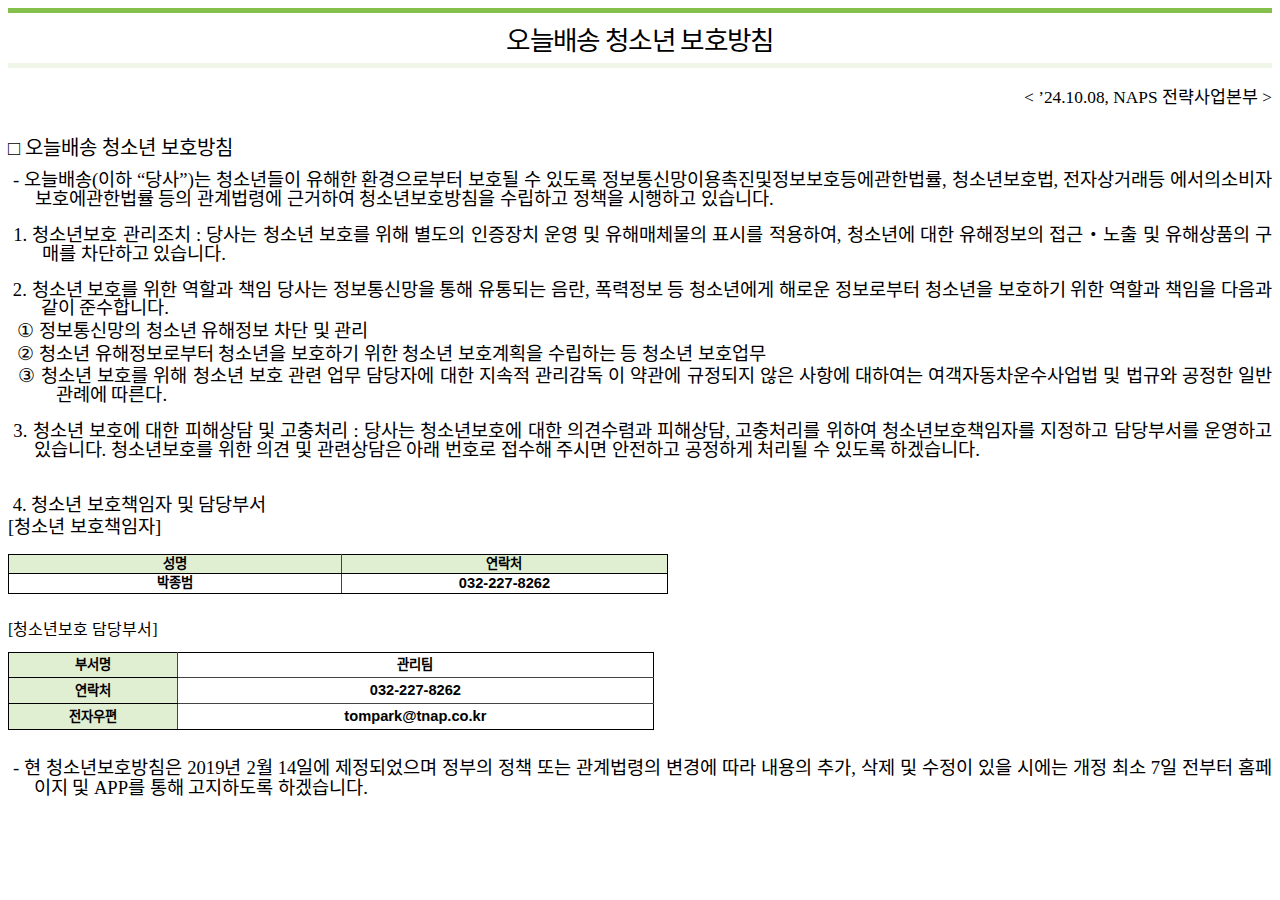
<file: policy-youth.html>
<html>

<head>
	<link rel="icon" href="./images/favicon.ico" type="image/x-icon">
<meta http-equiv=Content-Type content="text/html; charset=utf-8">
<meta name=Generator content="Microsoft Word 15 (filtered)">
<title>’23</title>
<style>
<!--
 /* Font Definitions */
 @font-face
	{font-family:Batang;
	panose-1:2 3 6 0 0 1 1 1 1 1;}
@font-face
	{font-family:Gulim;
	panose-1:2 11 6 0 0 1 1 1 1 1;}
@font-face
	{font-family:"Cambria Math";
	panose-1:2 4 5 3 5 4 6 3 2 4;}
@font-face
	{font-family:"Arial Unicode MS";
	panose-1:2 11 6 4 2 2 2 2 2 4;}
@font-face
	{font-family:"Malgun Gothic";
	panose-1:2 11 5 3 2 0 0 2 0 4;}
@font-face
	{font-family:宋?;
	panose-1:0 0 0 0 0 0 0 0 0 0;}
@font-face
	{font-family:함초롬바탕;
	panose-1:0 0 0 0 0 0 0 0 0 0;}
@font-face
	{font-family:함초롬돋움;
	panose-1:0 0 0 0 0 0 0 0 0 0;}
@font-face
	{font-family:휴먼고딕;
	panose-1:0 0 0 0 0 0 0 0 0 0;}
@font-face
	{font-family:HYGothic-Medium;
	panose-1:0 0 0 0 0 0 0 0 0 0;}
@font-face
	{font-family:"\@Gulim";
	panose-1:2 11 6 0 0 1 1 1 1 1;}
@font-face
	{font-family:"\@Malgun Gothic";}
@font-face
	{font-family:HYSinMyeongJo-Medium;
	panose-1:0 0 0 0 0 0 0 0 0 0;}
@font-face
	{font-family:HYHeadLine-Medium;
	panose-1:0 0 0 0 0 0 0 0 0 0;}
@font-face
	{font-family:"HCI Poppy";
	panose-1:0 0 0 0 0 0 0 0 0 0;}
@font-face
	{font-family:휴먼명조;
	panose-1:0 0 0 0 0 0 0 0 0 0;}
@font-face
	{font-family:"HCI Hollyhock";
	panose-1:0 0 0 0 0 0 0 0 0 0;}
@font-face
	{font-family:"\#신문태고";
	panose-1:0 0 0 0 0 0 0 0 0 0;}
@font-face
	{font-family:NanumSquare;
	panose-1:0 0 0 0 0 0 0 0 0 0;}
@font-face
	{font-family:"\@함초롬바탕";
	panose-1:0 0 0 0 0 0 0 0 0 0;}
@font-face
	{font-family:"\@宋?";
	panose-1:0 0 0 0 0 0 0 0 0 0;}
@font-face
	{font-family:"\@HYHeadLine-Medium";
	panose-1:0 0 0 0 0 0 0 0 0 0;}
@font-face
	{font-family:"\@HYSinMyeongJo-Medium";
	panose-1:0 0 0 0 0 0 0 0 0 0;}
@font-face
	{font-family:"\@휴먼명조";
	panose-1:0 0 0 0 0 0 0 0 0 0;}
@font-face
	{font-family:"\@함초롬돋움";
	panose-1:0 0 0 0 0 0 0 0 0 0;}
@font-face
	{font-family:"\@Batang";
	panose-1:2 3 6 0 0 1 1 1 1 1;}
@font-face
	{font-family:"\@휴먼고딕";
	panose-1:0 0 0 0 0 0 0 0 0 0;}
@font-face
	{font-family:"\@HYGothic-Medium";
	panose-1:0 0 0 0 0 0 0 0 0 0;}
@font-face
	{font-family:"\@\#신문태고";
	panose-1:0 0 0 0 0 0 0 0 0 0;}
 /* Style Definitions */
 p.MsoNormal, li.MsoNormal, div.MsoNormal
	{margin:0in;
	text-autospace:none;
	word-break:break-all;
	font-size:11.0pt;
	font-family:"Malgun Gothic",sans-serif;}
p.a, li.a, div.a
	{mso-style-name:바탕글;
	margin:0in;
	text-align:justify;
	text-justify:inter-ideograph;
	line-height:103%;
	text-autospace:none;
	word-break:break-all;
	font-size:10.0pt;
	font-family:"함초롬바탕",serif;
	color:black;}
p.a0, li.a0, div.a0
	{mso-style-name:머리말;
	margin:0in;
	text-align:justify;
	text-justify:inter-ideograph;
	text-autospace:none;
	font-size:9.0pt;
	font-family:"함초롬돋움",serif;
	color:black;}
.MsoChpDefault
	{font-family:"Malgun Gothic",sans-serif;}
 /* Page Definitions */
 @page WordSection1
	{size:595.25pt 841.85pt;
	margin:56.65pt 56.65pt 56.65pt 56.65pt;}
div.WordSection1
	{page:WordSection1;}
@page WordSection2
	{size:595.25pt 841.85pt;
	margin:56.65pt 56.65pt 56.65pt 56.65pt;}
div.WordSection2
	{page:WordSection2;}
 /* List Definitions */
 ol
	{margin-bottom:0in;}
ul
	{margin-bottom:0in;}
-->
</style>

</head>

<body lang=EN-US link=blue vlink=purple style='word-wrap:break-word'>

<div class=WordSection1>

<table class=MsoNormalTable border=1 cellspacing=0 cellpadding=0
 style='border-collapse:collapse;border:none;width:100%'>
 <tr style='height:3.8pt'>
  <td width=641 style='width:480.75pt;border:none;background:#85BF4C;
  padding:1.4pt 1.4pt 1.4pt 1.4pt;height:3.8pt'>
  <p class=a><span style='font-size:1.0pt;line-height:103%'>&nbsp;</span></p>
  </td>
 </tr>
 <tr style='height:37.45pt'>
  <td width=641 style='width:480.75pt;border:none;padding:1.4pt 1.4pt 1.4pt 1.4pt;
  height:37.45pt'>
  <p class=a align=center style='text-align:center;line-height:normal;
  word-break:normal'><span lang=ZH-CN style='font-size:20.0pt;font-family:"HYHeadLine-Medium",serif;
  letter-spacing:-1.2pt'>오늘배송 청소년 보호방침</span></p>
  </td>
 </tr>
 <tr style='height:3.8pt'>
  <td width=641 style='width:480.75pt;border:none;background:#EFF6E7;
  padding:1.4pt 1.4pt 1.4pt 1.4pt;height:3.8pt'>
  <p class=a><span style='font-size:1.0pt;line-height:103%;letter-spacing:-.2pt'>&nbsp;</span></p>
  </td>
 </tr>
</table>

<p class=MsoNormal><span style='font-size:1.0pt'>&nbsp;</span></p>

<p class=a>&nbsp;</p>

<p class=a align=right style='text-align:right;line-height:normal'><span
style='font-size:13.0pt;font-family:"HCI Poppy",serif'>&lt; </span><span
style='font-size:13.0pt;font-family:"Arial Unicode MS",serif'>’</span><span
style='font-size:13.0pt;font-family:"HCI Poppy",serif'>24.10.08, NAPS </span><span
lang=ZH-CN style='font-size:13.0pt;font-family:"휴먼명조",serif'>전략사업본부</span><span
lang=ZH-CN style='font-size:13.0pt;font-family:"HCI Poppy",serif'> </span><span
style='font-size:13.0pt;font-family:"HCI Poppy",serif'>&gt;</span></p>

<p class=a>&nbsp;</p>

</div>

<span style='font-size:11.0pt;font-family:"Malgun Gothic",sans-serif'><br
clear=all style='page-break-before:auto'>
</span>

<div class=WordSection2>

<p class=a style='line-height:100%'><span style='font-size:15.0pt;line-height:
100%;font-family:"Arial Unicode MS",serif'>□</span><span style='font-size:15.0pt;
line-height:100%;font-family:"HYHeadLine-Medium",serif'> <span lang=ZH-CN>오늘배송 청소년
보호방침</span></span></p>

<p class=a>&nbsp;</p>

<p class=a style='margin-top:0in;margin-right:0in;margin-bottom:3.0pt;
margin-left:19.9pt;text-indent:-19.9pt;line-height:100%'><span
style='font-size:14.0pt;line-height:100%;font-family:"HCI Poppy",serif'> </span><span
style='font-size:14.0pt;line-height:100%;font-family:"HCI Poppy",serif'>- </span><span
lang=ZH-CN style='font-size:14.0pt;line-height:100%;font-family:"휴먼명조",serif'>오늘배송</span><span
style='font-size:14.0pt;line-height:100%;font-family:"HCI Poppy",serif'>(</span><span
lang=ZH-CN style='font-size:14.0pt;line-height:100%;font-family:"휴먼명조",serif'>이하</span><span
lang=ZH-CN style='font-size:14.0pt;line-height:100%;font-family:"HCI Poppy",serif'>
</span><span style='font-size:14.0pt;line-height:100%;font-family:"Arial Unicode MS",serif'>“</span><span
lang=ZH-CN style='font-size:14.0pt;line-height:100%;font-family:"휴먼명조",serif'>당사</span><span
style='font-size:14.0pt;line-height:100%;font-family:"Arial Unicode MS",serif'>”</span><span
style='font-size:14.0pt;line-height:100%;font-family:"HCI Poppy",serif'>)</span><span
lang=ZH-CN style='font-size:14.0pt;line-height:100%;font-family:"휴먼명조",serif'>는</span><span
lang=ZH-CN style='font-size:14.0pt;line-height:100%;font-family:"HCI Poppy",serif'>
</span><span lang=ZH-CN style='font-size:14.0pt;line-height:100%;font-family:
"휴먼명조",serif'>청소년들이</span><span lang=ZH-CN style='font-size:14.0pt;line-height:
100%;font-family:"HCI Poppy",serif'> </span><span lang=ZH-CN style='font-size:
14.0pt;line-height:100%;font-family:"휴먼명조",serif'>유해한</span><span lang=ZH-CN
style='font-size:14.0pt;line-height:100%;font-family:"HCI Poppy",serif'> </span><span
lang=ZH-CN style='font-size:14.0pt;line-height:100%;font-family:"휴먼명조",serif'>환경으로부터</span><span
lang=ZH-CN style='font-size:14.0pt;line-height:100%;font-family:"HCI Poppy",serif'>
</span><span lang=ZH-CN style='font-size:14.0pt;line-height:100%;font-family:
"휴먼명조",serif'>보호될</span><span lang=ZH-CN style='font-size:14.0pt;line-height:
100%;font-family:"HCI Poppy",serif'> </span><span lang=ZH-CN style='font-size:
14.0pt;line-height:100%;font-family:"휴먼명조",serif'>수</span><span lang=ZH-CN
style='font-size:14.0pt;line-height:100%;font-family:"HCI Poppy",serif'> </span><span
lang=ZH-CN style='font-size:14.0pt;line-height:100%;font-family:"휴먼명조",serif'>있도록</span><span
lang=ZH-CN style='font-size:14.0pt;line-height:100%;font-family:"HCI Poppy",serif'>
</span><span lang=ZH-CN style='font-size:14.0pt;line-height:100%;font-family:
"휴먼명조",serif'>정보통신망이용촉진및정보보호등에관한법률</span><span style='font-size:14.0pt;
line-height:100%;font-family:"HCI Poppy",serif'>, </span><span lang=ZH-CN
style='font-size:14.0pt;line-height:100%;font-family:"휴먼명조",serif'>청소년보호법</span><span
style='font-size:14.0pt;line-height:100%;font-family:"HCI Poppy",serif'>, </span><span
lang=ZH-CN style='font-size:14.0pt;line-height:100%;font-family:"휴먼명조",serif'>전자상거래등</span><span
lang=ZH-CN style='font-size:14.0pt;line-height:100%;font-family:"HCI Poppy",serif'>
</span><span lang=ZH-CN style='font-size:14.0pt;line-height:100%;font-family:
"휴먼명조",serif'>에서의소비자보호에관한법률</span><span lang=ZH-CN style='font-size:14.0pt;
line-height:100%;font-family:"HCI Poppy",serif'> </span><span lang=ZH-CN
style='font-size:14.0pt;line-height:100%;font-family:"휴먼명조",serif'>등의</span><span
lang=ZH-CN style='font-size:14.0pt;line-height:100%;font-family:"HCI Poppy",serif'>
</span><span lang=ZH-CN style='font-size:14.0pt;line-height:100%;font-family:
"휴먼명조",serif'>관계법령에</span><span lang=ZH-CN style='font-size:14.0pt;line-height:
100%;font-family:"HCI Poppy",serif'> </span><span lang=ZH-CN style='font-size:
14.0pt;line-height:100%;font-family:"휴먼명조",serif'>근거하여</span><span lang=ZH-CN
style='font-size:14.0pt;line-height:100%;font-family:"HCI Poppy",serif'> </span><span
lang=ZH-CN style='font-size:14.0pt;line-height:100%;font-family:"휴먼명조",serif'>청소년보호방침을</span><span
lang=ZH-CN style='font-size:14.0pt;line-height:100%;font-family:"HCI Poppy",serif'>
</span><span lang=ZH-CN style='font-size:14.0pt;line-height:100%;font-family:
"휴먼명조",serif'>수립하고</span><span lang=ZH-CN style='font-size:14.0pt;line-height:
100%;font-family:"HCI Poppy",serif'> </span><span lang=ZH-CN style='font-size:
14.0pt;line-height:100%;font-family:"휴먼명조",serif'>정책을</span><span lang=ZH-CN
style='font-size:14.0pt;line-height:100%;font-family:"HCI Poppy",serif'> </span><span
lang=ZH-CN style='font-size:14.0pt;line-height:100%;font-family:"휴먼명조",serif'>시행하고</span><span
lang=ZH-CN style='font-size:14.0pt;line-height:100%;font-family:"HCI Poppy",serif'>
</span><span lang=ZH-CN style='font-size:14.0pt;line-height:100%;font-family:
"휴먼명조",serif'>있습니다</span><span style='font-size:14.0pt;line-height:100%;
font-family:"HCI Poppy",serif'>.</span><br>
<br>
</p>

<p class=a style='margin-top:0in;margin-right:0in;margin-bottom:3.0pt;
margin-left:25.45pt;text-indent:-25.45pt;line-height:100%'><span
style='font-size:14.0pt;line-height:100%;font-family:"HCI Poppy",serif'> </span><span
style='font-size:14.0pt;line-height:100%;font-family:"HCI Poppy",serif'>1. </span><span
lang=ZH-CN style='font-size:14.0pt;line-height:100%;font-family:"휴먼명조",serif'>청소년보호</span><span
lang=ZH-CN style='font-size:14.0pt;line-height:100%;font-family:"HCI Poppy",serif'>
</span><span lang=ZH-CN style='font-size:14.0pt;line-height:100%;font-family:
"휴먼명조",serif'>관리조치</span><span lang=ZH-CN style='font-size:14.0pt;line-height:
100%;font-family:"HCI Poppy",serif'> </span><span style='font-size:14.0pt;
line-height:100%;font-family:"HCI Poppy",serif'>: </span><span lang=ZH-CN
style='font-size:14.0pt;line-height:100%;font-family:"휴먼명조",serif'>당사는</span><span
lang=ZH-CN style='font-size:14.0pt;line-height:100%;font-family:"HCI Poppy",serif'>
</span><span lang=ZH-CN style='font-size:14.0pt;line-height:100%;font-family:
"휴먼명조",serif'>청소년</span><span lang=ZH-CN style='font-size:14.0pt;line-height:
100%;font-family:"HCI Poppy",serif'> </span><span lang=ZH-CN style='font-size:
14.0pt;line-height:100%;font-family:"휴먼명조",serif'>보호를</span><span lang=ZH-CN
style='font-size:14.0pt;line-height:100%;font-family:"HCI Poppy",serif'> </span><span
lang=ZH-CN style='font-size:14.0pt;line-height:100%;font-family:"휴먼명조",serif'>위해</span><span
lang=ZH-CN style='font-size:14.0pt;line-height:100%;font-family:"HCI Poppy",serif'>
</span><span lang=ZH-CN style='font-size:14.0pt;line-height:100%;font-family:
"휴먼명조",serif'>별도의</span><span lang=ZH-CN style='font-size:14.0pt;line-height:
100%;font-family:"HCI Poppy",serif'> </span><span lang=ZH-CN style='font-size:
14.0pt;line-height:100%;font-family:"휴먼명조",serif'>인증장치</span><span lang=ZH-CN
style='font-size:14.0pt;line-height:100%;font-family:"HCI Poppy",serif'> </span><span
lang=ZH-CN style='font-size:14.0pt;line-height:100%;font-family:"휴먼명조",serif'>운영</span><span
lang=ZH-CN style='font-size:14.0pt;line-height:100%;font-family:"HCI Poppy",serif'>
</span><span lang=ZH-CN style='font-size:14.0pt;line-height:100%;font-family:
"휴먼명조",serif'>및</span><span lang=ZH-CN style='font-size:14.0pt;line-height:
100%;font-family:"HCI Poppy",serif'> </span><span lang=ZH-CN style='font-size:
14.0pt;line-height:100%;font-family:"휴먼명조",serif'>유해매체물의</span><span
lang=ZH-CN style='font-size:14.0pt;line-height:100%;font-family:"HCI Poppy",serif'>
</span><span lang=ZH-CN style='font-size:14.0pt;line-height:100%;font-family:
"휴먼명조",serif'>표시를</span><span lang=ZH-CN style='font-size:14.0pt;line-height:
100%;font-family:"HCI Poppy",serif'> </span><span lang=ZH-CN style='font-size:
14.0pt;line-height:100%;font-family:"휴먼명조",serif'>적용하여</span><span
style='font-size:14.0pt;line-height:100%;font-family:"HCI Poppy",serif'>, </span><span
lang=ZH-CN style='font-size:14.0pt;line-height:100%;font-family:"휴먼명조",serif'>청소년에</span><span
lang=ZH-CN style='font-size:14.0pt;line-height:100%;font-family:"HCI Poppy",serif'>
</span><span lang=ZH-CN style='font-size:14.0pt;line-height:100%;font-family:
"휴먼명조",serif'>대한</span><span lang=ZH-CN style='font-size:14.0pt;line-height:
100%;font-family:"HCI Poppy",serif'> </span><span lang=ZH-CN style='font-size:
14.0pt;line-height:100%;font-family:"휴먼명조",serif'>유해정보의</span><span lang=ZH-CN
style='font-size:14.0pt;line-height:100%;font-family:"HCI Poppy",serif'> </span><span
lang=ZH-CN style='font-size:14.0pt;line-height:100%;font-family:"휴먼명조",serif'>접근</span><span
lang=ZH-CN style='font-size:14.0pt;line-height:100%;font-family:"HYSinMyeongJo-Medium",serif'>・</span><span
lang=ZH-CN style='font-size:14.0pt;line-height:100%;font-family:"휴먼명조",serif'>노출</span><span
lang=ZH-CN style='font-size:14.0pt;line-height:100%;font-family:"HCI Poppy",serif'>
</span><span lang=ZH-CN style='font-size:14.0pt;line-height:100%;font-family:
"휴먼명조",serif'>및</span><span lang=ZH-CN style='font-size:14.0pt;line-height:
100%;font-family:"HCI Poppy",serif'> </span><span lang=ZH-CN style='font-size:
14.0pt;line-height:100%;font-family:"휴먼명조",serif'>유해상품의</span><span lang=ZH-CN
style='font-size:14.0pt;line-height:100%;font-family:"HCI Poppy",serif'> </span><span
lang=ZH-CN style='font-size:14.0pt;line-height:100%;font-family:"휴먼명조",serif'>구매를</span><span
lang=ZH-CN style='font-size:14.0pt;line-height:100%;font-family:"HCI Poppy",serif'>
</span><span lang=ZH-CN style='font-size:14.0pt;line-height:100%;font-family:
"휴먼명조",serif'>차단하고</span><span lang=ZH-CN style='font-size:14.0pt;line-height:
100%;font-family:"HCI Poppy",serif'> </span><span lang=ZH-CN style='font-size:
14.0pt;line-height:100%;font-family:"휴먼명조",serif'>있습니다</span><span
style='font-size:14.0pt;line-height:100%;font-family:"HCI Poppy",serif'>.</span><br>
<br>
</p>

<p class=a style='margin-top:0in;margin-right:0in;margin-bottom:3.0pt;
margin-left:24.4pt;text-indent:-24.4pt;line-height:100%'><span
style='font-size:14.0pt;line-height:100%;font-family:"HCI Poppy",serif'> </span><span
style='font-size:14.0pt;line-height:100%;font-family:"HCI Poppy",serif'>2. </span><span
lang=ZH-CN style='font-size:14.0pt;line-height:100%;font-family:"휴먼명조",serif'>청소년</span><span
lang=ZH-CN style='font-size:14.0pt;line-height:100%;font-family:"HCI Poppy",serif'>
</span><span lang=ZH-CN style='font-size:14.0pt;line-height:100%;font-family:
"휴먼명조",serif'>보호를</span><span lang=ZH-CN style='font-size:14.0pt;line-height:
100%;font-family:"HCI Poppy",serif'> </span><span lang=ZH-CN style='font-size:
14.0pt;line-height:100%;font-family:"휴먼명조",serif'>위한</span><span lang=ZH-CN
style='font-size:14.0pt;line-height:100%;font-family:"HCI Poppy",serif'> </span><span
lang=ZH-CN style='font-size:14.0pt;line-height:100%;font-family:"휴먼명조",serif'>역할과</span><span
lang=ZH-CN style='font-size:14.0pt;line-height:100%;font-family:"HCI Poppy",serif'>
</span><span lang=ZH-CN style='font-size:14.0pt;line-height:100%;font-family:
"휴먼명조",serif'>책임</span><span lang=ZH-CN style='font-size:14.0pt;line-height:
100%;font-family:"HCI Poppy",serif'> </span><span lang=ZH-CN style='font-size:
14.0pt;line-height:100%;font-family:"휴먼명조",serif'>당사는</span><span lang=ZH-CN
style='font-size:14.0pt;line-height:100%;font-family:"HCI Poppy",serif'> </span><span
lang=ZH-CN style='font-size:14.0pt;line-height:100%;font-family:"휴먼명조",serif'>정보통신망을</span><span
lang=ZH-CN style='font-size:14.0pt;line-height:100%;font-family:"HCI Poppy",serif'>
</span><span lang=ZH-CN style='font-size:14.0pt;line-height:100%;font-family:
"휴먼명조",serif'>통해</span><span lang=ZH-CN style='font-size:14.0pt;line-height:
100%;font-family:"HCI Poppy",serif'> </span><span lang=ZH-CN style='font-size:
14.0pt;line-height:100%;font-family:"휴먼명조",serif'>유통되는</span><span lang=ZH-CN
style='font-size:14.0pt;line-height:100%;font-family:"HCI Poppy",serif'> </span><span
lang=ZH-CN style='font-size:14.0pt;line-height:100%;font-family:"휴먼명조",serif'>음란</span><span
style='font-size:14.0pt;line-height:100%;font-family:"HCI Poppy",serif'>, </span><span
lang=ZH-CN style='font-size:14.0pt;line-height:100%;font-family:"휴먼명조",serif'>폭력정보</span><span
lang=ZH-CN style='font-size:14.0pt;line-height:100%;font-family:"HCI Poppy",serif'>
</span><span lang=ZH-CN style='font-size:14.0pt;line-height:100%;font-family:
"휴먼명조",serif'>등</span><span lang=ZH-CN style='font-size:14.0pt;line-height:
100%;font-family:"HCI Poppy",serif'> </span><span lang=ZH-CN style='font-size:
14.0pt;line-height:100%;font-family:"휴먼명조",serif'>청소년에게</span><span lang=ZH-CN
style='font-size:14.0pt;line-height:100%;font-family:"HCI Poppy",serif'> </span><span
lang=ZH-CN style='font-size:14.0pt;line-height:100%;font-family:"휴먼명조",serif'>해로운</span><span
lang=ZH-CN style='font-size:14.0pt;line-height:100%;font-family:"HCI Poppy",serif'>
</span><span lang=ZH-CN style='font-size:14.0pt;line-height:100%;font-family:
"휴먼명조",serif'>정보로부터</span><span lang=ZH-CN style='font-size:14.0pt;line-height:
100%;font-family:"HCI Poppy",serif'> </span><span lang=ZH-CN style='font-size:
14.0pt;line-height:100%;font-family:"휴먼명조",serif'>청소년을</span><span lang=ZH-CN
style='font-size:14.0pt;line-height:100%;font-family:"HCI Poppy",serif'> </span><span
lang=ZH-CN style='font-size:14.0pt;line-height:100%;font-family:"휴먼명조",serif'>보호하기</span><span
lang=ZH-CN style='font-size:14.0pt;line-height:100%;font-family:"HCI Poppy",serif'>
</span><span lang=ZH-CN style='font-size:14.0pt;line-height:100%;font-family:
"휴먼명조",serif'>위한</span><span lang=ZH-CN style='font-size:14.0pt;line-height:
100%;font-family:"HCI Poppy",serif'> </span><span lang=ZH-CN style='font-size:
14.0pt;line-height:100%;font-family:"휴먼명조",serif'>역할과</span><span lang=ZH-CN
style='font-size:14.0pt;line-height:100%;font-family:"HCI Poppy",serif'> </span><span
lang=ZH-CN style='font-size:14.0pt;line-height:100%;font-family:"휴먼명조",serif'>책임을</span><span
lang=ZH-CN style='font-size:14.0pt;line-height:100%;font-family:"HCI Poppy",serif'>
</span><span lang=ZH-CN style='font-size:14.0pt;line-height:100%;font-family:
"휴먼명조",serif'>다음과</span><span lang=ZH-CN style='font-size:14.0pt;line-height:
100%;font-family:"HCI Poppy",serif'> </span><span lang=ZH-CN style='font-size:
14.0pt;line-height:100%;font-family:"휴먼명조",serif'>같이</span><span lang=ZH-CN
style='font-size:14.0pt;line-height:100%;font-family:"HCI Poppy",serif'> </span><span
lang=ZH-CN style='font-size:14.0pt;line-height:100%;font-family:"휴먼명조",serif'>준수합니다</span><span
style='font-size:14.0pt;line-height:100%;font-family:"HCI Poppy",serif'>.</span></p>

<p class=a style='margin-top:0in;margin-right:0in;margin-bottom:3.0pt;
margin-left:18.1pt;text-indent:-18.1pt;line-height:100%'><span
style='font-size:14.0pt;line-height:100%;font-family:"HCI Poppy",serif'>  </span><span
style='font-size:14.0pt;line-height:100%;font-family:"Arial Unicode MS",serif'>①</span><span
style='font-size:14.0pt;line-height:100%;font-family:"HCI Poppy",serif'> </span><span
lang=ZH-CN style='font-size:14.0pt;line-height:100%;font-family:"휴먼명조",serif'>정보통신망의</span><span
lang=ZH-CN style='font-size:14.0pt;line-height:100%;font-family:"HCI Poppy",serif'>
</span><span lang=ZH-CN style='font-size:14.0pt;line-height:100%;font-family:
"휴먼명조",serif'>청소년</span><span lang=ZH-CN style='font-size:14.0pt;line-height:
100%;font-family:"HCI Poppy",serif'> </span><span lang=ZH-CN style='font-size:
14.0pt;line-height:100%;font-family:"휴먼명조",serif'>유해정보</span><span lang=ZH-CN
style='font-size:14.0pt;line-height:100%;font-family:"HCI Poppy",serif'> </span><span
lang=ZH-CN style='font-size:14.0pt;line-height:100%;font-family:"휴먼명조",serif'>차단</span><span
lang=ZH-CN style='font-size:14.0pt;line-height:100%;font-family:"HCI Poppy",serif'>
</span><span lang=ZH-CN style='font-size:14.0pt;line-height:100%;font-family:
"휴먼명조",serif'>및</span><span lang=ZH-CN style='font-size:14.0pt;line-height:
100%;font-family:"HCI Poppy",serif'> </span><span lang=ZH-CN style='font-size:
14.0pt;line-height:100%;font-family:"휴먼명조",serif'>관리</span></p>

<p class=a style='margin-top:0in;margin-right:0in;margin-bottom:3.0pt;
margin-left:35.4pt;text-indent:-35.4pt;line-height:100%'><span
style='font-size:14.0pt;line-height:100%;font-family:"HCI Poppy",serif'>  </span><span
style='font-size:14.0pt;line-height:100%;font-family:"Arial Unicode MS",serif'>②</span><span
style='font-size:14.0pt;line-height:100%;font-family:"HCI Poppy",serif'> </span><span
lang=ZH-CN style='font-size:14.0pt;line-height:100%;font-family:"휴먼명조",serif'>청소년</span><span
lang=ZH-CN style='font-size:14.0pt;line-height:100%;font-family:"HCI Poppy",serif'>
</span><span lang=ZH-CN style='font-size:14.0pt;line-height:100%;font-family:
"휴먼명조",serif'>유해정보로부터</span><span lang=ZH-CN style='font-size:14.0pt;
line-height:100%;font-family:"HCI Poppy",serif'> </span><span lang=ZH-CN
style='font-size:14.0pt;line-height:100%;font-family:"휴먼명조",serif'>청소년을</span><span
lang=ZH-CN style='font-size:14.0pt;line-height:100%;font-family:"HCI Poppy",serif'>
</span><span lang=ZH-CN style='font-size:14.0pt;line-height:100%;font-family:
"휴먼명조",serif'>보호하기</span><span lang=ZH-CN style='font-size:14.0pt;line-height:
100%;font-family:"HCI Poppy",serif'> </span><span lang=ZH-CN style='font-size:
14.0pt;line-height:100%;font-family:"휴먼명조",serif'>위한</span><span lang=ZH-CN
style='font-size:14.0pt;line-height:100%;font-family:"HCI Poppy",serif'> </span><span
lang=ZH-CN style='font-size:14.0pt;line-height:100%;font-family:"휴먼명조",serif'>청소년</span><span
lang=ZH-CN style='font-size:14.0pt;line-height:100%;font-family:"HCI Poppy",serif'>
</span><span lang=ZH-CN style='font-size:14.0pt;line-height:100%;font-family:
"휴먼명조",serif'>보호계획을</span><span lang=ZH-CN style='font-size:14.0pt;line-height:
100%;font-family:"HCI Poppy",serif'> </span><span lang=ZH-CN style='font-size:
14.0pt;line-height:100%;font-family:"휴먼명조",serif'>수립하는</span><span lang=ZH-CN
style='font-size:14.0pt;line-height:100%;font-family:"HCI Poppy",serif'> </span><span
lang=ZH-CN style='font-size:14.0pt;line-height:100%;font-family:"휴먼명조",serif'>등</span><span
lang=ZH-CN style='font-size:14.0pt;line-height:100%;font-family:"HCI Poppy",serif'>
</span><span lang=ZH-CN style='font-size:14.0pt;line-height:100%;font-family:
"휴먼명조",serif'>청소년</span><span lang=ZH-CN style='font-size:14.0pt;line-height:
100%;font-family:"HCI Poppy",serif'> </span><span lang=ZH-CN style='font-size:
14.0pt;line-height:100%;font-family:"휴먼명조",serif'>보호업무</span></p>

<p class=a style='margin-top:0in;margin-right:0in;margin-bottom:3.0pt;
margin-left:35.85pt;text-indent:-35.85pt;line-height:100%'><span
style='font-size:14.0pt;line-height:100%;font-family:"HCI Poppy",serif'>  </span><span
style='font-size:14.0pt;line-height:100%;font-family:"Arial Unicode MS",serif'>③</span><span
style='font-size:14.0pt;line-height:100%;font-family:"HCI Poppy",serif'> </span><span
lang=ZH-CN style='font-size:14.0pt;line-height:100%;font-family:"휴먼명조",serif'>청소년</span><span
lang=ZH-CN style='font-size:14.0pt;line-height:100%;font-family:"HCI Poppy",serif'>
</span><span lang=ZH-CN style='font-size:14.0pt;line-height:100%;font-family:
"휴먼명조",serif'>보호를</span><span lang=ZH-CN style='font-size:14.0pt;line-height:
100%;font-family:"HCI Poppy",serif'> </span><span lang=ZH-CN style='font-size:
14.0pt;line-height:100%;font-family:"휴먼명조",serif'>위해</span><span lang=ZH-CN
style='font-size:14.0pt;line-height:100%;font-family:"HCI Poppy",serif'> </span><span
lang=ZH-CN style='font-size:14.0pt;line-height:100%;font-family:"휴먼명조",serif'>청소년</span><span
lang=ZH-CN style='font-size:14.0pt;line-height:100%;font-family:"HCI Poppy",serif'>
</span><span lang=ZH-CN style='font-size:14.0pt;line-height:100%;font-family:
"휴먼명조",serif'>보호</span><span lang=ZH-CN style='font-size:14.0pt;line-height:
100%;font-family:"HCI Poppy",serif'> </span><span lang=ZH-CN style='font-size:
14.0pt;line-height:100%;font-family:"휴먼명조",serif'>관련</span><span lang=ZH-CN
style='font-size:14.0pt;line-height:100%;font-family:"HCI Poppy",serif'> </span><span
lang=ZH-CN style='font-size:14.0pt;line-height:100%;font-family:"휴먼명조",serif'>업무</span><span
lang=ZH-CN style='font-size:14.0pt;line-height:100%;font-family:"HCI Poppy",serif'>
</span><span lang=ZH-CN style='font-size:14.0pt;line-height:100%;font-family:
"휴먼명조",serif'>담당자에</span><span lang=ZH-CN style='font-size:14.0pt;line-height:
100%;font-family:"HCI Poppy",serif'> </span><span lang=ZH-CN style='font-size:
14.0pt;line-height:100%;font-family:"휴먼명조",serif'>대한</span><span lang=ZH-CN
style='font-size:14.0pt;line-height:100%;font-family:"HCI Poppy",serif'> </span><span
lang=ZH-CN style='font-size:14.0pt;line-height:100%;font-family:"휴먼명조",serif'>지속적</span><span
lang=ZH-CN style='font-size:14.0pt;line-height:100%;font-family:"HCI Poppy",serif'>
</span><span lang=ZH-CN style='font-size:14.0pt;line-height:100%;font-family:
"휴먼명조",serif'>관리감독</span><span lang=ZH-CN style='font-size:14.0pt;line-height:
100%;font-family:"HCI Poppy",serif'> </span><span lang=ZH-CN style='font-size:
14.0pt;line-height:100%;font-family:"휴먼명조",serif'>이</span><span lang=ZH-CN
style='font-size:14.0pt;line-height:100%;font-family:"HCI Poppy",serif'> </span><span
lang=ZH-CN style='font-size:14.0pt;line-height:100%;font-family:"휴먼명조",serif'>약관에</span><span
lang=ZH-CN style='font-size:14.0pt;line-height:100%;font-family:"HCI Poppy",serif'>
</span><span lang=ZH-CN style='font-size:14.0pt;line-height:100%;font-family:
"휴먼명조",serif'>규정되지</span><span lang=ZH-CN style='font-size:14.0pt;line-height:
100%;font-family:"HCI Poppy",serif'> </span><span lang=ZH-CN style='font-size:
14.0pt;line-height:100%;font-family:"휴먼명조",serif'>않은</span><span lang=ZH-CN
style='font-size:14.0pt;line-height:100%;font-family:"HCI Poppy",serif'> </span><span
lang=ZH-CN style='font-size:14.0pt;line-height:100%;font-family:"휴먼명조",serif'>사항에</span><span
lang=ZH-CN style='font-size:14.0pt;line-height:100%;font-family:"HCI Poppy",serif'>
</span><span lang=ZH-CN style='font-size:14.0pt;line-height:100%;font-family:
"휴먼명조",serif'>대하여는</span><span lang=ZH-CN style='font-size:14.0pt;line-height:
100%;font-family:"HCI Poppy",serif'> </span><span lang=ZH-CN style='font-size:
14.0pt;line-height:100%;font-family:"휴먼명조",serif'>여객자동차운수사업법</span><span
lang=ZH-CN style='font-size:14.0pt;line-height:100%;font-family:"HCI Poppy",serif'>
</span><span lang=ZH-CN style='font-size:14.0pt;line-height:100%;font-family:
"휴먼명조",serif'>및</span><span lang=ZH-CN style='font-size:14.0pt;line-height:
100%;font-family:"HCI Poppy",serif'> </span><span lang=ZH-CN style='font-size:
14.0pt;line-height:100%;font-family:"휴먼명조",serif'>법규와</span><span lang=ZH-CN
style='font-size:14.0pt;line-height:100%;font-family:"HCI Poppy",serif'> </span><span
lang=ZH-CN style='font-size:14.0pt;line-height:100%;font-family:"휴먼명조",serif'>공정한</span><span
lang=ZH-CN style='font-size:14.0pt;line-height:100%;font-family:"HCI Poppy",serif'>
</span><span lang=ZH-CN style='font-size:14.0pt;line-height:100%;font-family:
"휴먼명조",serif'>일반관례에</span><span lang=ZH-CN style='font-size:14.0pt;line-height:
100%;font-family:"HCI Poppy",serif'> </span><span lang=ZH-CN style='font-size:
14.0pt;line-height:100%;font-family:"휴먼명조",serif'>따른다</span><span
style='font-size:14.0pt;line-height:100%;font-family:"HCI Poppy",serif'>.</span></p>

<p class=a>&nbsp;</p>

<p class=a style='margin-top:0in;margin-right:0in;margin-bottom:3.0pt;
margin-left:19.15pt;text-indent:-19.15pt;line-height:100%'><span
style='font-size:14.0pt;line-height:100%;font-family:"HCI Poppy",serif'> </span><span
style='font-size:14.0pt;line-height:100%;font-family:"HCI Poppy",serif'>3. </span><span
lang=ZH-CN style='font-size:14.0pt;line-height:100%;font-family:"휴먼명조",serif'>청소년</span><span
lang=ZH-CN style='font-size:14.0pt;line-height:100%;font-family:"HCI Poppy",serif'>
</span><span lang=ZH-CN style='font-size:14.0pt;line-height:100%;font-family:
"휴먼명조",serif'>보호에</span><span lang=ZH-CN style='font-size:14.0pt;line-height:
100%;font-family:"HCI Poppy",serif'> </span><span lang=ZH-CN style='font-size:
14.0pt;line-height:100%;font-family:"휴먼명조",serif'>대한</span><span lang=ZH-CN
style='font-size:14.0pt;line-height:100%;font-family:"HCI Poppy",serif'> </span><span
lang=ZH-CN style='font-size:14.0pt;line-height:100%;font-family:"휴먼명조",serif'>피해상담</span><span
lang=ZH-CN style='font-size:14.0pt;line-height:100%;font-family:"HCI Poppy",serif'>
</span><span lang=ZH-CN style='font-size:14.0pt;line-height:100%;font-family:
"휴먼명조",serif'>및</span><span lang=ZH-CN style='font-size:14.0pt;line-height:
100%;font-family:"HCI Poppy",serif'> </span><span lang=ZH-CN style='font-size:
14.0pt;line-height:100%;font-family:"휴먼명조",serif'>고충처리</span><span lang=ZH-CN
style='font-size:14.0pt;line-height:100%;font-family:"HCI Poppy",serif'> </span><span
style='font-size:14.0pt;line-height:100%;font-family:"HCI Poppy",serif'>: </span><span
lang=ZH-CN style='font-size:14.0pt;line-height:100%;font-family:"휴먼명조",serif'>당사는</span><span
lang=ZH-CN style='font-size:14.0pt;line-height:100%;font-family:"HCI Poppy",serif'>
</span><span lang=ZH-CN style='font-size:14.0pt;line-height:100%;font-family:
"휴먼명조",serif'>청소년보호에</span><span lang=ZH-CN style='font-size:14.0pt;line-height:
100%;font-family:"HCI Poppy",serif'> </span><span lang=ZH-CN style='font-size:
14.0pt;line-height:100%;font-family:"휴먼명조",serif'>대한</span><span lang=ZH-CN
style='font-size:14.0pt;line-height:100%;font-family:"HCI Poppy",serif'> </span><span
lang=ZH-CN style='font-size:14.0pt;line-height:100%;font-family:"휴먼명조",serif'>의견수렴과</span><span
lang=ZH-CN style='font-size:14.0pt;line-height:100%;font-family:"HCI Poppy",serif'>
</span><span lang=ZH-CN style='font-size:14.0pt;line-height:100%;font-family:
"휴먼명조",serif'>피해상담</span><span style='font-size:14.0pt;line-height:100%;
font-family:"HCI Poppy",serif'>, </span><span lang=ZH-CN style='font-size:14.0pt;
line-height:100%;font-family:"휴먼명조",serif'>고충처리를</span><span lang=ZH-CN
style='font-size:14.0pt;line-height:100%;font-family:"HCI Poppy",serif'> </span><span
lang=ZH-CN style='font-size:14.0pt;line-height:100%;font-family:"휴먼명조",serif'>위하여</span><span
lang=ZH-CN style='font-size:14.0pt;line-height:100%;font-family:"HCI Poppy",serif'>
</span><span lang=ZH-CN style='font-size:14.0pt;line-height:100%;font-family:
"휴먼명조",serif'>청소년보호책임자를</span><span lang=ZH-CN style='font-size:14.0pt;
line-height:100%;font-family:"HCI Poppy",serif'> </span><span lang=ZH-CN
style='font-size:14.0pt;line-height:100%;font-family:"휴먼명조",serif'>지정하고</span><span
lang=ZH-CN style='font-size:14.0pt;line-height:100%;font-family:"HCI Poppy",serif'>
</span><span lang=ZH-CN style='font-size:14.0pt;line-height:100%;font-family:
"휴먼명조",serif'>담당부서를</span><span lang=ZH-CN style='font-size:14.0pt;line-height:
100%;font-family:"HCI Poppy",serif'> </span><span lang=ZH-CN style='font-size:
14.0pt;line-height:100%;font-family:"휴먼명조",serif'>운영하고</span><span lang=ZH-CN
style='font-size:14.0pt;line-height:100%;font-family:"HCI Poppy",serif'> </span><span
lang=ZH-CN style='font-size:14.0pt;line-height:100%;font-family:"휴먼명조",serif'>있습니다</span><span
style='font-size:14.0pt;line-height:100%;font-family:"HCI Poppy",serif'>. </span><span
lang=ZH-CN style='font-size:14.0pt;line-height:100%;font-family:"휴먼명조",serif'>청소년보호를</span><span
lang=ZH-CN style='font-size:14.0pt;line-height:100%;font-family:"HCI Poppy",serif'>
</span><span lang=ZH-CN style='font-size:14.0pt;line-height:100%;font-family:
"휴먼명조",serif'>위한</span><span lang=ZH-CN style='font-size:14.0pt;line-height:
100%;font-family:"HCI Poppy",serif'> </span><span lang=ZH-CN style='font-size:
14.0pt;line-height:100%;font-family:"휴먼명조",serif'>의견</span><span lang=ZH-CN
style='font-size:14.0pt;line-height:100%;font-family:"HCI Poppy",serif'> </span><span
lang=ZH-CN style='font-size:14.0pt;line-height:100%;font-family:"휴먼명조",serif'>및</span><span
lang=ZH-CN style='font-size:14.0pt;line-height:100%;font-family:"HCI Poppy",serif'>
</span><span lang=ZH-CN style='font-size:14.0pt;line-height:100%;font-family:
"휴먼명조",serif'>관련상담은</span><span lang=ZH-CN style='font-size:14.0pt;line-height:
100%;font-family:"HCI Poppy",serif'> </span><span lang=ZH-CN style='font-size:
14.0pt;line-height:100%;font-family:"휴먼명조",serif'>아래</span><span lang=ZH-CN
style='font-size:14.0pt;line-height:100%;font-family:"HCI Poppy",serif'> </span><span
lang=ZH-CN style='font-size:14.0pt;line-height:100%;font-family:"휴먼명조",serif'>번호로</span><span
lang=ZH-CN style='font-size:14.0pt;line-height:100%;font-family:"HCI Poppy",serif'>
</span><span lang=ZH-CN style='font-size:14.0pt;line-height:100%;font-family:
"휴먼명조",serif'>접수해</span><span lang=ZH-CN style='font-size:14.0pt;line-height:
100%;font-family:"HCI Poppy",serif'> </span><span lang=ZH-CN style='font-size:
14.0pt;line-height:100%;font-family:"휴먼명조",serif'>주시면</span><span lang=ZH-CN
style='font-size:14.0pt;line-height:100%;font-family:"HCI Poppy",serif'> </span><span
lang=ZH-CN style='font-size:14.0pt;line-height:100%;font-family:"휴먼명조",serif'>안전하고</span><span
lang=ZH-CN style='font-size:14.0pt;line-height:100%;font-family:"HCI Poppy",serif'>
</span><span lang=ZH-CN style='font-size:14.0pt;line-height:100%;font-family:
"휴먼명조",serif'>공정하게</span><span lang=ZH-CN style='font-size:14.0pt;line-height:
100%;font-family:"HCI Poppy",serif'> </span><span lang=ZH-CN style='font-size:
14.0pt;line-height:100%;font-family:"휴먼명조",serif'>처리될</span><span lang=ZH-CN
style='font-size:14.0pt;line-height:100%;font-family:"HCI Poppy",serif'> </span><span
lang=ZH-CN style='font-size:14.0pt;line-height:100%;font-family:"휴먼명조",serif'>수</span><span
lang=ZH-CN style='font-size:14.0pt;line-height:100%;font-family:"HCI Poppy",serif'>
</span><span lang=ZH-CN style='font-size:14.0pt;line-height:100%;font-family:
"휴먼명조",serif'>있도록</span><span lang=ZH-CN style='font-size:14.0pt;line-height:
100%;font-family:"HCI Poppy",serif'> </span><span lang=ZH-CN style='font-size:
14.0pt;line-height:100%;font-family:"휴먼명조",serif'>하겠습니다</span><span
style='font-size:14.0pt;line-height:100%;font-family:"HCI Poppy",serif'>.</span></p>

<span style='font-size:11.0pt;font-family:"Malgun Gothic",sans-serif'><br
clear=all style='page-break-before:always'>
</span>

<p class=MsoNormal>&nbsp;</p>

<p class=a style='margin-top:0in;margin-right:0in;margin-bottom:3.0pt;
margin-left:19.15pt;text-indent:-19.15pt;line-height:100%'><span
style='font-size:14.0pt;line-height:100%;font-family:"HCI Poppy",serif'> </span><span
style='font-size:14.0pt;line-height:100%;font-family:"HCI Poppy",serif'>4. </span><span
lang=ZH-CN style='font-size:14.0pt;line-height:100%;font-family:"휴먼명조",serif'>청소년</span><span
lang=ZH-CN style='font-size:14.0pt;line-height:100%;font-family:"HCI Poppy",serif'>
</span><span lang=ZH-CN style='font-size:14.0pt;line-height:100%;font-family:
"휴먼명조",serif'>보호책임자</span><span lang=ZH-CN style='font-size:14.0pt;line-height:
100%;font-family:"HCI Poppy",serif'> </span><span lang=ZH-CN style='font-size:
14.0pt;line-height:100%;font-family:"휴먼명조",serif'>및</span><span lang=ZH-CN
style='font-size:14.0pt;line-height:100%;font-family:"HCI Poppy",serif'> </span><span
lang=ZH-CN style='font-size:14.0pt;line-height:100%;font-family:"휴먼명조",serif'>담당부서</span></p>

<p class=a style='margin-top:0in;margin-right:0in;margin-bottom:3.0pt;
margin-left:25.75pt;text-indent:-25.75pt;line-height:100%'><span
style='font-size:14.0pt;line-height:100%;font-family:"HCI Poppy",serif'>[</span><span
lang=ZH-CN style='font-size:14.0pt;line-height:100%;font-family:"휴먼명조",serif'>청소년</span><span
lang=ZH-CN style='font-size:14.0pt;line-height:100%;font-family:"HCI Poppy",serif'>
</span><span lang=ZH-CN style='font-size:14.0pt;line-height:100%;font-family:
"휴먼명조",serif'>보호책임자</span><span style='font-size:14.0pt;line-height:100%;
font-family:"HCI Poppy",serif'>]</span><br>
<br>
</p>

<table class=MsoNormalTable border=1 cellspacing=0 cellpadding=0
 style='border-collapse:collapse;border:none'>
 <tr style='height:2.8pt'>
  <td width=318 style='width:238.7pt;border:solid black 1.0pt;border-right:
  solid #444444 1.0pt;background:#E0EED1;padding:1.4pt 5.1pt 1.4pt 5.1pt;
  height:2.8pt'>
  <p class=a align=center style='text-align:center;word-break:normal'><b><span
  lang=ZH-CN style='font-family:"Malgun Gothic",sans-serif'>성명</span></b></p>
  </td>
  <td width=312 style='width:233.75pt;border:solid black 1.0pt;border-left:
  none;background:#E0EED1;padding:1.4pt 5.1pt 1.4pt 5.1pt;height:2.8pt'>
  <p class=a align=center style='text-align:center;word-break:normal'><b><span
  lang=ZH-CN style='font-family:"Malgun Gothic",sans-serif'>연락처</span></b></p>
  </td>
 </tr>
 <tr style='height:2.8pt'>
  <td width=318 style='width:238.7pt;border-top:none;border-left:solid black 1.0pt;
  border-bottom:solid black 1.0pt;border-right:solid #444444 1.0pt;padding:
  1.4pt 5.1pt 1.4pt 5.1pt;height:2.8pt'>
  <p class=a align=center style='text-align:center;word-break:normal'><b><span
  lang=ZH-CN style='font-family:"Malgun Gothic",sans-serif'>박종범</span></b></p>
  </td>
  <td width=312 style='width:233.75pt;border-top:none;border-left:none;
  border-bottom:solid black 1.0pt;border-right:solid black 1.0pt;padding:1.4pt 5.1pt 1.4pt 5.1pt;
  height:2.8pt'>
  <p class=a align=center style='text-align:center;word-break:normal'><b><span
  style='font-size:11.0pt;line-height:103%;font-family:"Malgun Gothic",sans-serif'>032-227-8262</span></b></p>
  </td>
 </tr>
</table>

<p class=MsoNormal><span style='font-size:1.0pt'>&nbsp;</span></p>

<p class=a><span style='font-family:"Gulim",sans-serif'>&nbsp;</span></p>

<p class=a><br>
<span style='font-size:12.0pt;line-height:103%;font-family:"NanumSquare",serif;
background:white'>[<span lang=ZH-CN>청소년보호 담당부서</span>]</span></p>

<p class=a><span style='font-family:"Gulim",sans-serif'>&nbsp;</span></p>

<table class=MsoNormalTable border=1 cellspacing=0 cellpadding=0
 style='border-collapse:collapse;border:none'>
 <tr style='height:18.45pt'>
  <td width=154 style='width:115.5pt;border:solid black 1.0pt;border-right:
  solid #444444 1.0pt;background:#E0EED1;padding:1.4pt 5.1pt 1.4pt 5.1pt;
  height:18.45pt'>
  <p class=a align=center style='text-align:center;word-break:normal'><b><span
  lang=ZH-CN style='font-family:"Malgun Gothic",sans-serif'>부서명</span></b></p>
  </td>
  <td width=462 style='width:346.5pt;border-top:solid black 1.0pt;border-left:
  none;border-bottom:solid #444444 1.0pt;border-right:solid black 1.0pt;
  padding:1.4pt 5.1pt 1.4pt 5.1pt;height:18.45pt'>
  <p class=a align=center style='text-align:center;word-break:normal'><b><span
  lang=ZH-CN style='font-family:"Malgun Gothic",sans-serif'>관리팀</span></b></p>
  </td>
 </tr>
 <tr style='height:19.45pt'>
  <td width=154 style='width:115.5pt;border-top:none;border-left:solid black 1.0pt;
  border-bottom:solid black 1.0pt;border-right:solid #444444 1.0pt;background:
  #E0EED1;padding:1.4pt 5.1pt 1.4pt 5.1pt;height:19.45pt'>
  <p class=a align=center style='text-align:center;word-break:normal'><b><span
  lang=ZH-CN style='font-family:"Malgun Gothic",sans-serif'>연락처</span></b></p>
  </td>
  <td width=462 style='width:346.5pt;border-top:none;border-left:none;
  border-bottom:solid #444444 1.0pt;border-right:solid black 1.0pt;padding:
  1.4pt 5.1pt 1.4pt 5.1pt;height:19.45pt'>
  <p class=a align=center style='text-align:center;word-break:normal'><b><span
  style='font-size:11.0pt;line-height:103%;font-family:"Malgun Gothic",sans-serif'>032-227-8262</span></b></p>
  </td>
 </tr>
 <tr style='height:19.45pt'>
  <td width=154 style='width:115.5pt;border-top:none;border-left:solid black 1.0pt;
  border-bottom:solid black 1.0pt;border-right:solid #444444 1.0pt;background:
  #E0EED1;padding:1.4pt 5.1pt 1.4pt 5.1pt;height:19.45pt'>
  <p class=a align=center style='text-align:center;word-break:normal'><b><span
  lang=ZH-CN style='font-family:"Malgun Gothic",sans-serif'>전자우편</span></b></p>
  </td>
  <td width=462 style='width:346.5pt;border-top:none;border-left:none;
  border-bottom:solid black 1.0pt;border-right:solid black 1.0pt;padding:1.4pt 5.1pt 1.4pt 5.1pt;
  height:19.45pt'>
  <p class=a align=center style='text-align:center;word-break:normal'><b><span
  style='font-size:11.0pt;line-height:103%;font-family:"Malgun Gothic",sans-serif'>tompark@tnap.co.kr</span></b></p>
  </td>
 </tr>
</table>

<p class=MsoNormal><span style='font-size:1.0pt'>&nbsp;</span></p>

<p class=a>&nbsp;</p>

<p class=a>&nbsp;</p>

<p class=a style='margin-left:19.15pt;text-indent:-19.15pt'><span
style='font-size:14.0pt;line-height:103%;font-family:"HCI Poppy",serif'> </span><span
style='font-size:14.0pt;line-height:103%;font-family:"HCI Poppy",serif'>- </span><span
lang=ZH-CN style='font-size:14.0pt;line-height:103%;font-family:"휴먼명조",serif'>현</span><span
lang=ZH-CN style='font-size:14.0pt;line-height:103%;font-family:"HCI Poppy",serif'>
</span><span lang=ZH-CN style='font-size:14.0pt;line-height:103%;font-family:
"휴먼명조",serif'>청소년보호방침은</span><span lang=ZH-CN style='font-size:14.0pt;
line-height:103%;font-family:"HCI Poppy",serif'> </span><span style='font-size:
14.0pt;line-height:103%;font-family:"HCI Poppy",serif'>2019</span><span
lang=ZH-CN style='font-size:14.0pt;line-height:103%;font-family:"휴먼명조",serif'>년</span><span
lang=ZH-CN style='font-size:14.0pt;line-height:103%;font-family:"HCI Poppy",serif'>
</span><span style='font-size:14.0pt;line-height:103%;font-family:"HCI Poppy",serif'>2</span><span
lang=ZH-CN style='font-size:14.0pt;line-height:103%;font-family:"휴먼명조",serif'>월</span><span
lang=ZH-CN style='font-size:14.0pt;line-height:103%;font-family:"HCI Poppy",serif'>
</span><span style='font-size:14.0pt;line-height:103%;font-family:"HCI Poppy",serif'>14</span><span
lang=ZH-CN style='font-size:14.0pt;line-height:103%;font-family:"휴먼명조",serif'>일에</span><span
lang=ZH-CN style='font-size:14.0pt;line-height:103%;font-family:"HCI Poppy",serif'>
</span><span lang=ZH-CN style='font-size:14.0pt;line-height:103%;font-family:
"휴먼명조",serif'>제정되었으며</span><span lang=ZH-CN style='font-size:14.0pt;line-height:
103%;font-family:"HCI Poppy",serif'> </span><span lang=ZH-CN style='font-size:
14.0pt;line-height:103%;font-family:"휴먼명조",serif'>정부의</span><span lang=ZH-CN
style='font-size:14.0pt;line-height:103%;font-family:"HCI Poppy",serif'> </span><span
lang=ZH-CN style='font-size:14.0pt;line-height:103%;font-family:"휴먼명조",serif'>정책</span><span
lang=ZH-CN style='font-size:14.0pt;line-height:103%;font-family:"HCI Poppy",serif'>
</span><span lang=ZH-CN style='font-size:14.0pt;line-height:103%;font-family:
"휴먼명조",serif'>또는</span><span lang=ZH-CN style='font-size:14.0pt;line-height:
103%;font-family:"HCI Poppy",serif'> </span><span lang=ZH-CN style='font-size:
14.0pt;line-height:103%;font-family:"휴먼명조",serif'>관계법령의</span><span lang=ZH-CN
style='font-size:14.0pt;line-height:103%;font-family:"HCI Poppy",serif'> </span><span
lang=ZH-CN style='font-size:14.0pt;line-height:103%;font-family:"휴먼명조",serif'>변경에</span><span
lang=ZH-CN style='font-size:14.0pt;line-height:103%;font-family:"HCI Poppy",serif'>
</span><span lang=ZH-CN style='font-size:14.0pt;line-height:103%;font-family:
"휴먼명조",serif'>따라</span><span lang=ZH-CN style='font-size:14.0pt;line-height:
103%;font-family:"HCI Poppy",serif'> </span><span lang=ZH-CN style='font-size:
14.0pt;line-height:103%;font-family:"휴먼명조",serif'>내용의</span><span lang=ZH-CN
style='font-size:14.0pt;line-height:103%;font-family:"HCI Poppy",serif'> </span><span
lang=ZH-CN style='font-size:14.0pt;line-height:103%;font-family:"휴먼명조",serif'>추가</span><span
style='font-size:14.0pt;line-height:103%;font-family:"HCI Poppy",serif'>, </span><span
lang=ZH-CN style='font-size:14.0pt;line-height:103%;font-family:"휴먼명조",serif'>삭제</span><span
lang=ZH-CN style='font-size:14.0pt;line-height:103%;font-family:"HCI Poppy",serif'>
</span><span lang=ZH-CN style='font-size:14.0pt;line-height:103%;font-family:
"휴먼명조",serif'>및</span><span lang=ZH-CN style='font-size:14.0pt;line-height:
103%;font-family:"HCI Poppy",serif'> </span><span lang=ZH-CN style='font-size:
14.0pt;line-height:103%;font-family:"휴먼명조",serif'>수정이</span><span lang=ZH-CN
style='font-size:14.0pt;line-height:103%;font-family:"HCI Poppy",serif'> </span><span
lang=ZH-CN style='font-size:14.0pt;line-height:103%;font-family:"휴먼명조",serif'>있을</span><span
lang=ZH-CN style='font-size:14.0pt;line-height:103%;font-family:"HCI Poppy",serif'>
</span><span lang=ZH-CN style='font-size:14.0pt;line-height:103%;font-family:
"휴먼명조",serif'>시에는</span><span lang=ZH-CN style='font-size:14.0pt;line-height:
103%;font-family:"HCI Poppy",serif'> </span><span lang=ZH-CN style='font-size:
14.0pt;line-height:103%;font-family:"휴먼명조",serif'>개정</span><span lang=ZH-CN
style='font-size:14.0pt;line-height:103%;font-family:"HCI Poppy",serif'> </span><span
lang=ZH-CN style='font-size:14.0pt;line-height:103%;font-family:"휴먼명조",serif'>최소</span><span
lang=ZH-CN style='font-size:14.0pt;line-height:103%;font-family:"HCI Poppy",serif'>
</span><span style='font-size:14.0pt;line-height:103%;font-family:"HCI Poppy",serif'>7</span><span
lang=ZH-CN style='font-size:14.0pt;line-height:103%;font-family:"휴먼명조",serif'>일</span><span
lang=ZH-CN style='font-size:14.0pt;line-height:103%;font-family:"HCI Poppy",serif'>
</span><span lang=ZH-CN style='font-size:14.0pt;line-height:103%;font-family:
"휴먼명조",serif'>전부터</span><span lang=ZH-CN style='font-size:14.0pt;line-height:
103%;font-family:"HCI Poppy",serif'> </span><span lang=ZH-CN style='font-size:
14.0pt;line-height:103%;font-family:"휴먼명조",serif'>홈페이지</span><span lang=ZH-CN
style='font-size:14.0pt;line-height:103%;font-family:"HCI Poppy",serif'> </span><span
lang=ZH-CN style='font-size:14.0pt;line-height:103%;font-family:"휴먼명조",serif'>및</span><span
lang=ZH-CN style='font-size:14.0pt;line-height:103%;font-family:"HCI Poppy",serif'>
</span><span style='font-size:14.0pt;line-height:103%;font-family:"HCI Poppy",serif'>APP</span><span
lang=ZH-CN style='font-size:14.0pt;line-height:103%;font-family:"휴먼명조",serif'>를</span><span
lang=ZH-CN style='font-size:14.0pt;line-height:103%;font-family:"HCI Poppy",serif'>
</span><span lang=ZH-CN style='font-size:14.0pt;line-height:103%;font-family:
"휴먼명조",serif'>통해</span><span lang=ZH-CN style='font-size:14.0pt;line-height:
103%;font-family:"HCI Poppy",serif'> </span><span lang=ZH-CN style='font-size:
14.0pt;line-height:103%;font-family:"휴먼명조",serif'>고지하도록</span><span lang=ZH-CN
style='font-size:14.0pt;line-height:103%;font-family:"HCI Poppy",serif'> </span><span
lang=ZH-CN style='font-size:14.0pt;line-height:103%;font-family:"휴먼명조",serif'>하겠습니다</span><span
style='font-size:14.0pt;line-height:103%;font-family:"HCI Poppy",serif'>.</span></p>

</div>

</body>

</html>
</file>
<file: css/main.css>
@font-face {
    src : url("../fonts/PretendardVariable.woff2");
    font-family: "pretendard"
}

* {
    margin: 0;
    padding: 0;
    font-family: "pretendard";
}

.pointer {
    cursor: pointer;
}

.body {
    width: 100%;
    min-width: 768px;
    height: 100%;
    display: flex;
    flex-flow: column;
    margin: 0;
    padding: 0;
    overflow-x: hidden;
}

.header {
    display: flex;
    flex-flow: row;
    justify-content: space-between;
    padding-top: 16px;
    padding-bottom: 16px;
    background-color: white;
    align-self: center;
    min-width: 768px;
    width: 80%;
    max-width: 1280px;
    position: relative;
}

.header-left-tab {
    display: flex;
    justify-content: right;
    align-items: center;
}

.header-left-buttons {
    cursor: pointer;
}

.header-ham-menu-openbtn{
    display: none;
}

.ham-menu-tab{
    display: none;
}

.main-tab {
    display: flex;
    flex-flow: column;
    justify-content: center;
    padding-top: 320px;
    padding-bottom: 320px;
    align-items: center;
    color: white;
    overflow: hidden;
    background-image: url(../images/main_visual.jpg);
    background-size: cover;
    background-repeat: no-repeat;
    background-position: center;
    box-sizing: border-box;
}

.search-tab {
    min-width: 700px;
    width: 64%;
    display: flex;
    justify-content: space-between;
    align-items: center;
    border: 2px solid #3a87fb;
    border-radius: 32px;
    margin: 0 auto;
    background-color: white;
    padding-top: 8px;
    padding-bottom: 8px;
    padding-left: 48px;
    position: static;
    transform: translate(0%, -50%);
}

.search-tab-onerror {
    border-color: red;
    animation: shake 0.2s ease-in-out 0s 2;
}

@keyframes shake {
    0% {
      margin-left: 0rem;
    }
    25% {
      margin-left: 0.5rem;
    }
    75% {
      margin-left: -0.5rem;
    }
    100% {
      margin-left: 0rem;
    }
}
  
.search-button {
    display: flex;
    justify-content: center;
    align-items: center;
    background-color: #3a87fb;
    margin-left: 16px;
    margin-right: 16px;
    border-radius: 32px;
    padding-top: 18px;
    padding-bottom: 18px;
    padding-left: 18px;
    padding-right: 20px;
    color: white;
    cursor: pointer;
}

.search-input {
    width: 80%;
    height: 100%;
    border: 0;
    outline: 0;
}

.blue-hr {
    background-color: #8fc0fa;
    min-width: 768px;
    width: 80%;
    max-width: 1280px;
    height: 2px;
    margin-top: 48px;
    margin-bottom: 48px;
    text-align: center;
    border-bottom: 0px;
    border: 0 none;
}

.main-desc-tab {
    display: flex;
    justify-content: center;
    align-items: center;
    padding-top: 40px;
    padding-bottom: 60px;
    color: #3a87fb;
}

.main-desc-div {
    display: flex;
    justify-content: center;
    margin-bottom: 160px;
}

.main-desc-div-image {
    width: 480px;
    position: relative;
    border-radius: 12px;
    padding: 32px;
    left: 60px;
    z-index: 1;
    background-image: url("../images/main_img.png");
    background-size: cover;
}

.main-desc-div-text {
    width: 480px;
    height: 80%;
    background-color: #3a87fb;
    position: relative;
    color: white;
    border-radius: 12px;
    padding-left: 32px;
    padding-right: 32px;
    padding-top: 128px;
    padding-bottom: 128px;
    right: 60px;
    top: 60px;
    display: flex;
    background-image: url("../images/main_img_bg.png");
    background-size: cover;
}

.blank {
    width: 120px;
}

.main-not-found-div {
    background-color: #edf3ff;
    /* display: flex; */
    display: none;
    flex-flow: column;
    align-items: center;
    padding-top: 100px;
    padding-bottom: 100px;
}

.colormain {
    color: #3a87fb;
}

.colorlight {
    color: #9dbbff;
}

.main-tracking {
    min-width: 768px;
    width: 100%;
    background-color: #edf3ff;
    /* display: flex; */
    display: none;
    flex-flow: column;
    align-items: center;
    padding-bottom: 100px;
    align-items: center;
    align-self: center;
    padding-top: 80px;
}

.main-tracking-title {
    display: flex;
    min-width: 768px;
    width: 80%;
    max-width: 1280px;
}

.main-tracking table {
    min-width: 768px;
    width: 80%;
    max-width: 1280px;
    border-spacing: 0px;
}

.result th {
    background-color: #3a87fb;
    padding: 24px;
    margin: 0px;
    color: white;
    border: 1px solid #b8b8ba;
    text-align: center;
}

.result td {
    background-color: white;
    padding: 24px;
    margin: 0px;
    border: 1px solid #b8b8ba;
    text-align: center;
}

.status th {
    background-color: #d2d7dd;
    padding: 24px;
    margin: 0px;
    border: 1px solid #b8b8ba;
    text-align: center;
}

.status td {
    background-color: white;
    padding: 24px;
    margin: 0px;
    border: 1px solid #b8b8ba;
    text-align: center;
}

.circles-div {
    min-width: 768px;
    width: 100%;
    display: flex;
    justify-content: center;
}

.circles {
    min-width: 768px;
    width: 80%;
    max-width: 1280px;
    display: flex;
    flex-flow: row;
    justify-content: space-evenly;
    align-items: center;
}

.circles-arrow {
    margin-bottom: 28px;
}

.circles span {
    color: #3a87fb;
    font-size: 32px;
    font-weight: 200;
}

#state1 {
    background-image: url("../images/state_icon01.png");
}

.state1-checked {
    background-image: url("../images/state_icon01_over.png");
}

#state2 {
    background-image: url("../images/state_icon02.png");
}

.state2-checked {
    background-image: url("../images/state_icon02_over.png");
}

#state3 {
    background-image: url("../images/state_icon03.png");
}

.state3-checked {
    background-image: url("../images/state_icon03_over.png");
}

#state4 {
    background-image: url("../images/state_icon04.png");
}

.state4-checked {
    background-image: url("../images/state_icon04_over.png");
}

#state5 {
    background-image: url("../images/state_icon05_over.png");
}

.state5-checked {
    background-image: url("../images/state_icon05_over.png");
}

#state6 {
    background-image: url("../images/state_icon06.png");
}

.state6-checked {
    background-image: url("../images/state_icon06_over.png");
}

#state7 {
    background-image: url("../images/state_icon07.png");
}

.state7-checked {
    background-image: url("../images/state_icon07_over.png");
}

.circle-default {
    width : 80px;
    height : 80px;
    border: 1px solid #3a87fb;
    border-radius: 50%;
    background-color: white;
    background-size: 61px 55px;
    background-repeat: no-repeat;
    background-position: center;
}

.circles > div {
    display: flex;
    flex-flow: column;
    align-items: center;
}

.circle-checked {
    border: 4px solid #8451dc;
}

.circle-titles {
    min-width: 768px;
    width: 80%;
    max-width: 1280px;
    display: flex;
    flex-flow: row;
    justify-content: space-evenly;
    align-items: center;
}

.circle-titles span {
    color: #edf3ff;
    font-size: 32px;
    font-weight: 400;
}

.circle-titles-div {
    width : 64px;
    color: #3a87fb;
    text-align: center;
    font-weight: 800;
    font-size: 14px;
    margin-top: 8px;
}

.circle-titles-div-checked {
    color: #8451dc;
}

.footer {
    height: 100%;
    display: flex;
    flex-flow: row;
    justify-content: space-evenly;
    align-items: center;
    background-color: #0e3674;
    padding-left: 80px;
    padding-right: 80px;
    padding-top: 48px;
    padding-bottom: 48px;
}

.mo-state-table-div{
    display: none;
}

.mo-state-table{
    display: none;
}

.footer-text-div {
    height: 100%;
}

.footer span {
    font-size: 12px;
    color: white;
    padding-top: 8px;
    padding-bottom: 8px;
    font-weight: 200;
}

.footer p {
    font-size: 12px;
    color: white;
    display: inline;
    font-weight: 600;
}

.font16 {
    font-size: 16px;
}

.font20 {
    font-size: 20px;
}

.font24 {
    font-size: 24px;
}

.font32 {
    font-size: 32px;
}

.font36 {
    font-size: 36px;
}

.font48 {
    font-size: 48px;
}

.font64 {
    font-size: 64px;
}

.mr32 {
    margin-right: 32px;
}

.mr16 {
    margin-right: 16px;
}

.mr8 {
    margin-right: 8px;
}

.mb48 {
    margin-bottom: 48px;
}

.mb64 {
    margin-bottom: 64px;
}

.h48 {
    height: 48px;
}

.h32 {
    height: 32px;
}

.h24 {
    height: 24px;
}

.h16 {
    height: 16px;
}

.ml32 {
    margin-left: 32px;
}

.plr32 {
    padding-left: 32px;
    padding-right: 32px;
}

.fw600 {
    font-weight: 600;
}

.fw300 {
    font-weight: 300;
}

.fw200 {
    font-weight: 200;
}

.space {
    color: #3a87fb;
}

.pb24 {
    padding-bottom: 24px;
}

.pb4 {
    padding-bottom: 4px;
}

.z1 {
    z-index: 1;
}

.ml40p {
    margin-left: 40%;
}

.w100 {
    width: 120px;
}

/* 768px */
@media screen and (max-width:768px){
    .body {
        max-width: 768px;
        min-width: 360px;
    }

    .header{
        max-width: 768px;
        min-width: 300px;
        width: 90%;
    }

    .header-left-tab{
        display: none;
    }

    .header-ham-menu-openbtn{
        display: block;
        width: 30px;
        height: 30px;
        cursor: pointer;
        position: absolute;
        right: 0;
    }

    .header-ham-menu-openbtn img{
        width: 100%;
    }

    .ham-menu-tab{
        position: fixed;
        width: 100%;
        height: 1800px;
        top: 0;
        left: 0;
        right: 0;
        bottom: 0;
        background-color: rgba(0, 0, 0, 0.5);
        z-index: 9999;
    }
    .ham-menu{
        position: fixed;
        right: 0;
        top: 0;
        width: 75%;
        height: 1800px;
        background-color: #ffffff;
    }

    .ham-menu-closebtn{
        display: block;
        width: 30px;
        height: 30px;
        cursor: pointer;
        position: fixed;
        right: 25px;
        top: 25px;
    }
    
    .ham-menu-closebtn img{
        width: 100%;
    }

    .ham-menu-header{
        width: 100%;
        height: 20vw;
        margin-top: 56px;
    }

    .ham-menu-headertext{
        display: block;
        font-size: 5vw;
        width: 80%;
        height: 100%;
        margin-left: 10%;
    }

    .ham-menu-list{
        width: 100%;
        height: 33vw;
        list-style: none;
        margin-top: 4vh;
    }

    .ham-menu-list li{
        height: 11vw;
        line-height: 11vw;
        border-top: 1px solid #b8b8ba;
        font-size: 5vw;
        padding: 2% 10%;
        cursor: pointer;
    }

    .ham-menu-list li:last-of-type{
        border-bottom: 1px solid #b8b8ba;
    }

    .main-tab {
        width: 100%;
        height: 400px;
        background-size: 200% 100%;
        padding-top: 130px;
    }

    .main-tab 
    .font48 {
        font-size: 6.5vw;
    }

    .font64 {
        font-size: 9vw;
    }

    .search-tab {
        min-width: 300px;
        width: 95%;
        padding-left: 10px;
    }

    .search-tab>.mr32, .search-tab>.space{
        display: none;
    }

    .search-button {
        width: 30px;
        height: 25px;
    }
    .search-button .fw600 {
        display: none;
    }

    .search-button .h16 {
        height: 20px;
    }

    .search-button .mr8  {
        margin-left: 8px;
    }

    .search-tab .font20 {
        font-size: 18px;
    }

    .main-tracking {
        min-width: 300px;
        width: 100%;
        background-color: #ffffff;
        display: none;
        flex-flow: column;
        align-items: center;
        padding-bottom: 100px;
        align-items: center;
        align-self: center;
        padding-top: 80px;
    }

    .main-tracking .blue-hr{
        display: none;
    }
    
    .main-tracking-title {
        display: flex;
        min-width: 300px;
        width: 90%;
        max-width: 786px;
    }
    
    .main-tracking table {
        min-width: 300px;
        width: 90%;
        max-width: 786px;
        border-spacing: 0px;
    }


    .result th {
        background-color: #ffffff;
        color: #3a87fb;
        border: 0;
        border-top: 1px solid #b8b8ba;
        text-align: left;
        font-weight: bold;
    }
    
    .result td {
        background-color: #ffffff;
        border: 0;
        border-top: 1px solid #b8b8ba;
        text-align: left;
        color: #333333;
        font-weight: bold;
    }

    .result tr:first-of-type th, .result tr:first-of-type td{
        border-top: 4px solid #b8b8ba;
    }
    .result tr:last-of-type th, .result tr:last-of-type td{
        border-bottom: 4px solid #b8b8ba;
    }


    .main-desc {
        padding-top: 40px;
        padding-bottom: 250px;
    }

    
    .main-desc-tab {
       display: flex;
       flex-direction: column;
       align-items: center;
       padding-top: 50px;
    }

    
    .main-desc-div {
        flex-direction: row-reverse;
        justify-content: flex-start;
    }
    
    .main-desc-div-image {
        min-width: 50%;
        padding-right: 30%;
        position: static;
    }

    .main-desc-div-text {
       min-width: 90%;
       left: 70%;
       top:330px;
       height: 210px;
       padding-bottom: 80px;
    }

    .main-desc-div-text-part{
        width: 100%;
    }

    .blank{
        width: 40%;
    }

    .circles-div {
        min-width: 300px;
    }
    
    .circles {
        min-width: 300px;
        width: 80%;
        max-width: 768px;
        flex-flow: column;
        justify-content: space-evenly;
    }

    .circles>div{
        width: 70%;
        display: flex;
        flex-flow: row;
        justify-content: space-evenly;
    }
    
    .circles-arrow {
        margin: 28px 30px 28px 0;
        transform: rotate(90deg);
    }
    
    .circles span {
        color: #3a87fb;
        font-size: 32px;
        font-weight: 200;
    }

    .circle-titles {
        min-width: 300px;
        width: 80%;
        max-width: 768px;
    }
    
    
    .circle-titles-div {
        width : 45%;
        font-size: 20px;
    }

    .footer{
        flex-direction: column;
        align-items: first baseline;
        gap: 20px;
        position: relative;
        padding-left:30px;
    }

    .footer-text-div {
        display: flex;
        flex-direction: column;
        gap: 5px;
    }

    .pb4 br {
        display:flex;
    }

    .ml40p {
        margin-left: 40%;
    }

    .main-desc-div-text-part1{
        width: 100%;
    }

    .blue-hr {
        display: none;
    }

    .search-input {
        width: 100%;
        height: 100%;
        border: 0;
        outline: 0;
        text-align: center;
    }

    .search-tab .ml32{
        margin-left: 0;
    }

    .search-tab .font20 {
        font-size: 4.5vw;
    }

    .mo-state-table-div{
        display: block;
        width: 90%;
    }

    .mo-state-table{
        display: block;
        border-collapse: collapse;
        width: 100% !important;
    }

    .mo-state-table tr{
        border-top: 2px solid #b8b8ba;
        width: 100%;
        height: 100px;
    }

    .mo-state-table tr:last-of-type{
        border-bottom: 2px solid #b8b8ba;
    }

    .mo-state-table th{
        width: 30%;
        padding: 24px;
    }

    .mo-state-table td{
        width: 65%;
        padding: 24px;
    }

    .status{
        display: none;
    }
}
</file>
<file: css/contact-confirm.css>
@font-face {
    src : url("../fonts/PretendardVariable.woff2");
    font-family: "pretendard"
}

* {
    margin: 0;
    padding: 0;
    font-family: "pretendard";
}

.pointer {
    cursor: pointer;
}

.body {
    width: 100%;
    min-width: 768px;
    height: 100%;
    display: flex;
    flex-flow: column;
    margin: 0;
    padding: 0;
    overflow-x: hidden;
}

.header {
    display: flex;
    flex-flow: row;
    justify-content: space-between;
    padding-top: 16px;
    padding-bottom: 16px;
    background-color: white;
    align-self: center;
    min-width: 768px;
    width: 80%;
    max-width: 1280px;
    position: relative;
}

.header-left-tab {
    display: flex;
    justify-content: right;
    align-items: center;
}

.header-left-buttons {
    cursor: pointer;
}

.header-ham-menu-openbtn{
    display: none;
}

.ham-menu-tab{
    display: none;
}


.main-tab {
    display: flex;
    flex-flow: column;
    justify-content: center;
    padding-top: 160px;
    padding-bottom: 160px;
    align-items: center;
    color: white;
    background-image: url("../images/sub_visual_img02.jpg");
    background-size: cover;
    background-repeat: no-repeat;
    background-position: center;
}

.main-tab > img {
    position: absolute;
    object-fit: contain;
}

.main-desc {
    min-width: 768px;
    width: 80%;
    max-width: 1280px;
    align-self: center;
    display: flex;
    justify-content: center;
    flex-flow: column;
    padding-top: 80px;
    padding-bottom: 32px;
    text-align: center;
}

.blue-hr {
    background-color: #9dbbff;
    width: 800px;
    height: 1px;
    margin-top: 48px;
    margin-bottom: 48px;
    text-align: center;
    border-bottom: 0px;
}

.main-desc-tab {
    min-width: 768px;
    display: flex;
    flex-flow: column;
    justify-content: center;
}

.result{
    border-top: 3px solid #b8b8ba;
    border-bottom: 3px solid #b8b8ba;
    width: 85%;
    border-collapse: collapse;
}

.result tr{
    border-top: 1px solid #b8b8b8;
}

.result tr:first-of-type{
    border: 0;
}

.result tr:nth-of-type(6), .result tr:nth-of-type(7){
    display: none;
    width: 100%;
}

.result tr:nth-of-type(7){
    border-top: 0;
}

.result th {
    width: 30%;
    margin: 0px;
    color: #3a87fb;
    text-align: left;
    padding-left: 5%;
}

.result td {
    background-color: white;
    padding: 24px;
    margin: 0px;
}

.m-resulttext{
    width: 100%;
}

.button-div {
    display: flex;
    width: 100%;
    justify-content: center;
}

.button-div button {
    width: 400px;
    padding: 24px;
    color: white;
    background-color: #3a87fb;
    border: 0 none;
    border-radius: 24px;
}

.colormain {
    color: #3a87fb;
}

.colorlight {
    color: #9dbbff;
}

.colorred {
    color: red;
}

.display-none {
    display: none;
}

.h48 {
    height: 48px;
}

.footer {
    height: 100%;
    display: flex;
    flex-flow: row;
    justify-content: space-evenly;
    align-items: center;
    background-color: #0e3674;
    padding-left: 80px;
    padding-right: 80px;
    padding-top: 48px;
    padding-bottom: 48px;
}

.footer-text-div {
    height: 100%;
}

.footer span {
    font-size: 12px;
    color: white;
    padding-top: 8px;
    padding-bottom: 8px;
    font-weight: 200;
}

.footer p {
    font-size: 12px;
    color: white;
    display: inline;
    font-weight: 600;
}

.font16 {
    font-size: 16px;
}

.font24 {
    font-size: 24px;
}

.font32 {
    font-size: 32px;
}

.font36 {
    font-size: 36px;
}

.font48 {
    font-size: 48px;
}

.mr32 {
    margin-right: 32px;
}

.mr16 {
    margin-right: 16px;
}

.mr8 {
    margin-right: 8px;
}

.mb16 {
    margin-bottom: 16px;
}

.mb48 {
    margin-bottom: 48px;
}

.mb64 {
    margin-bottom: 64px;
}

.mt48 {
    margin-top: 64px;
}

.h32 {
    height: 32px;
}

.h24 {
    height: 24px;
}

.h16 {
    height: 16px;
}

.ml32 {
    margin-left: 32px;
}

.plr32 {
    padding-left: 32px;
    padding-right: 32px;
}

.fw600 {
    font-weight: 600;
}

.fw300 {
    font-weight: 300;
}

.fw200 {
    font-weight: 200;
}

.space {
    color: #3a87fb;
}

.pb48 {
    padding-bottom: 48px;
}

.pb24 {
    padding-bottom: 24px;
}

.pb8 {
    padding-bottom: 8px;
}

.pb4 {
    padding-bottom: 4px;
}

.success{
    font-size: 48px;
    font-weight: 500;
}

@media screen and (max-width:768px){
    .body {
        max-width: 768px;
        min-width: 360px;
    }

    .header{
        max-width: 768px;
        min-width: 300px;
        width: 90%;
    }

    .header-left-tab{
        display: none;
    }

    .header-ham-menu-openbtn{
        display: block;
        width: 30px;
        height: 30px;
        cursor: pointer;
        position: absolute;
        right: 0;
    }

    .header-ham-menu-openbtn img{
        width: 100%;
    }

    .ham-menu-tab{
        position: fixed;
        width: 100%;
        height: 1800px;
        top: 0;
        left: 0;
        right: 0;
        bottom: 0;
        background-color: rgba(0, 0, 0, 0.5);
        z-index: 9999;
    }
    .ham-menu{
        position: fixed;
        right: 0;
        top: 0;
        width: 75%;
        height: 1800px;
        background-color: #ffffff;
    }

    .ham-menu-closebtn{
        display: block;
        width: 30px;
        height: 30px;
        cursor: pointer;
        position: fixed;
        right: 25px;
        top: 25px;
    }
    
    .ham-menu-closebtn img{
        width: 100%;
    }

    .ham-menu-header{
        width: 100%;
        height: 20vw;
        margin-top: 56px;
    }

    .ham-menu-headertext{
        display: block;
        font-size: 4vw;
        width: 80%;
        height: 100%;
        margin-left: 10%;
    }

    .ham-menu-list{
        width: 100%;
        height: 33vw;
        list-style: none;
    }

    .ham-menu-list li{
        height: 11vw;
        line-height: 11vw;
        border-top: 1px solid #b8b8ba;
        font-size: 4vw;
        padding: 2% 10%;
        cursor: pointer;
    }

    .ham-menu-list li:last-of-type{
        border-bottom: 1px solid #b8b8ba;
    }

    .main-desc {
        min-width: 300px;
        width: 90%;
        max-width: 768px;
    }
    
    .blue-hr {
        background-color: #9dbbff;
        width: 800px;
        height: 1px;
        margin-top: 48px;
        margin-bottom: 48px;
        text-align: center;
        border-bottom: 0px;
    }
    
    .main-desc-tab {
        min-width: 300px;
        width: 100%;
        display: flex;
        flex-flow: column;
        justify-content: left;
    }

    .result{
        width: 100%;
    }

    .result th {
        width: 40%;
        margin: 0px;
        color: #3a87fb;
        text-align: left;
        padding-left: 5%;
    }
    
    .result td {
        background-color: white;
        padding: 25px 0 25px 5%;
        margin: 0px;
    }

    .result tr:nth-of-type(6), .result tr:nth-of-type(7){
        display: table-row;
        width: 100%;
    }

    .result tr:nth-of-type(6) th, .result tr:nth-of-type(7) td{
        padding: 25px 5% 25px 5%;
    }

    .result tr:nth-of-type(5){
        display: none;
    }
    
    .button-div {
        display: flex;
        width: 100%;
        justify-content: center;
    }
    
    .button-div button {
        width: 400px;
        padding: 24px;
        color: white;
        background-color: #3a87fb;
        border: 0 none;
        border-radius: 24px;
    }

    .button-div {
        display: flex;
        width: 100%;
        justify-content: center;
    }
    
    .button-div button {
        min-width: 250px;
        width: 65%;
    }

    .footer{
        flex-direction: column;
        align-items: first baseline;
        gap: 20px;
        position: relative;
        padding-left:30px;
    }

    .footer-text-div {
        display: flex;
        flex-direction: column;
        gap: 5px;
    }

    .pb4 br {
        display:flex;
    }

    .font24{
        font-size: 2vh;
    }

    .font32 {
        font-size: 5vw;
    }

    .success{
        font-size: 6vw;
    }
}
</file>
<file: css/contact.css>
@font-face {
    src : url("../fonts/PretendardVariable.woff2");
    font-family: "pretendard"
}

* {
    margin: 0;
    padding: 0;
    font-family: "pretendard";
}

.pointer {
    cursor: pointer;
}

.body {
    width: 100%;
    min-width: 768px;
    height: 100%;
    display: flex;
    flex-flow: column;
    margin: 0;
    padding: 0;
    overflow-x: hidden;
}

.header {
    display: flex;
    flex-flow: row;
    justify-content: space-between;
    padding-top: 16px;
    padding-bottom: 16px;
    background-color: white;
    align-self: center;
    min-width: 768px;
    width: 80%;
    max-width: 1280px;
    position: relative;
}

.header-left-tab {
    display: flex;
    justify-content: right;
    align-items: center;
}

.header-left-buttons {
    cursor: pointer;
}

.header-ham-menu-openbtn{
    display: none;
}

.ham-menu-tab{
    display: none;
}


.main-tab {
    display: flex;
    flex-flow: column;
    justify-content: center;
    padding-top: 160px;
    padding-bottom: 160px;
    align-items: center;
    color: white;
    background-image: url("../images/sub_visual_img02.jpg");
    background-size: cover;
    background-repeat: no-repeat;
    background-position: center;
}

.main-tab > img {
    position: absolute;
    /* height: 100%;
    top: 50%;
    left: 50%;
    transform: translate(-50%, -50%); */
    object-fit: contain;
}

.search-tab {
    width: 600px;
    display: flex;
    justify-content: space-between;
    align-items: center;
    border: 1px solid #3a87fb;
    border-radius: 32px;
    margin: 0 auto;
    top: -30px;
    position: relative;
    background-color: white;
    padding-top: 8px;
    padding-bottom: 8px;
    padding-left: 48px;
}

.search-button {
    display: flex;
    justify-content: center;
    align-items: center;
    background-color: #3a87fb;
    margin-left: 16px;
    margin-right: 16px;
    border-radius: 32px;
    padding-top: 12px;
    padding-bottom: 12px;
    padding-left: 18px;
    padding-right: 20px;
    color: white;
    cursor: pointer;
}

.search-input {
    width: 55%;
    height: 100%;
    border: 0;
    outline: 0;
}

.main-desc {
    min-width: 768px;
    width: 80%;
    max-width: 1280px;
    align-self: center;
    display: flex;
    justify-content: center;
    flex-flow: column;
    padding-top: 80px;
    padding-bottom: 32px;
}

.blue-hr {
    background-color: #9dbbff;
    width: 800px;
    height: 1px;
    margin-top: 48px;
    margin-bottom: 48px;
    text-align: center;
    border-bottom: 0px;
}

.main-desc-tab {
    min-width: 768px;
    display: flex;
    flex-flow: column;
    justify-content: left;
}

.main-desc-div {
    display: flex;
    justify-content: center;
    margin-bottom: 160px;
}

.main-desc-div-image {
    width: 480px;
    position: relative;
    border-radius: 12px;
    padding: 32px;
    left: 60px;
    z-index: 1;
}

.main-desc-div-text {
    width: 480px;
    height: 80%;
    background-color: #3a87fb;
    position: relative;
    color: white;
    border-radius: 12px;
    padding: 32px;
    right: 60px;
    top: 60px;
    display: flex;
}

.blank {
    width: 120px;
}

.input-div {
    min-width: 768px;
    width: 100%;
    display: flex;
    justify-content: center;
}

.radio-div {
    min-width: 768px;
    width: 100%;
    display: flex;
    justify-content: left;
    padding: 64px 0 24px 0;
}

.radio-div span {
    padding-left: 16px;
}

.radio-div input {
    width: 24px;
}

.button-div {
    display: flex;
    width: 100%;
    justify-content: center;
}

.button-div button {
    width: 400px;
    padding: 24px;
    color: white;
    background-color: #3a87fb;
    border: 0 none;
    border-radius: 24px;
}

.input-div input {
    width: 50%;
    margin: 4px;
    padding: 16px;
    border-radius: 16px;
    border: 1px solid #3a87fb;
}

.input-div textarea {
    width: 100%;
    margin: 4px;
    padding: 16px;
    border-radius: 16px;
    border: 1px solid #3a87fb;
    height: 280px;
    resize: none;
}

.input-div .guide{
    width: 100%;
    margin: 4px;
    padding: 16px;
    border-radius: 16px;
    border: 1px solid #3a87fb;
    height: 400px;
    resize: none;
}

.main-not-found-div {

    /* display: flex; */
    display: none;
    flex-flow: column;
    align-items: center;
    padding-top: 100px;
    padding-bottom: 100px;
}

.colormain {
    color: #3a87fb;
}

.colorlight {
    color: #9dbbff;
}

.colorred {
    color: red;
}

.display-none {
    display: none;
}

.main-tracking-bg {
    min-width: 768px;
    width: 80%;
    max-width: 1280px;
    display: flex;
    flex-flow: column;
    align-items: center;
    align-items: center;
    align-self: center;
    background-color: #eef4ff;
    border-radius: 32px;
}

.main-tracking {
    min-width: 768px;
    width: 80%;
    max-width: 1280px;
    display: flex;
    flex-flow: column;
    align-items: center;
    align-items: center;
    align-self: center;
    padding-bottom: 24px;
}

.main-tracking-title {
    display: flex;
    min-width: 768px;
    width: 100%;
}

.main-tracking table {
    min-width: 768px;
    width: 100%;
    border-spacing: 0px;
}

.result th {
    background-color: #3a87fb;
    padding: 24px;
    margin: 0px;
    color: white;
    border: 1px solid #b8b8ba;
    text-align: center;
}

.result td {
    background-color: white;
    padding: 24px;
    margin: 0px;
    border: 1px solid #b8b8ba;
    text-align: center;
}

.status th {
    background-color: #d2d7dd;
    padding: 24px;
    margin: 0px;
    border: 1px solid #b8b8ba;
    text-align: center;
}

.status td {
    background-color: white;
    padding: 24px;
    margin: 0px;
    border: 1px solid #b8b8ba;
    text-align: center;
}

.circles {
    width: 800px;
    display: flex;
    flex-flow: row;
    justify-content: space-evenly;
    align-items: center;
}

.circles > span {
    color: #3a87fb;
    font-size: 32px;
    font-weight: 400;
    margin-bottom: 100px;
}

.circle-default {
    width : 80px;
    height : 80px;
    border: 1px solid #3a87fb;
    border-radius: 50%;
    background-color: white;
    background-size: 60px 60px;
    background-repeat: no-repeat;
    background-position: center;
    padding: 16px;
    margin-bottom: 20px;
}

#state1 {
    background-color: grey;
}

#state2 {
    background-color: #3a87fb;
}

#icon1 {
    background-image: url("../images/partner_icon01.png");
}

#icon2 {
    background-image: url("../images/partner_icon02.png");
}

#icon3 {
    background-image: url("../images/partner_icon03.png");
}

.empty-box {
    width: 800px;
    height: 320px;
    border: 1px solid #3a87fb;
    margin-bottom: 48px;
}

.partner {
    width: 800px;
}

.logo-container {
    width: 100%;
    display: flex;
    justify-content: space-evenly;
    align-items: center;
}

.images {
    width: 80px;
    height: 80px;
}

.arrow {
    width: 20px;
    height: 20px;
}

.process-div {
    width: 800px;
    display: flex;
    justify-content: center;
    flex-flow: column;
}

.process-outer-div {
    width: 100%;
    display: flex;
    justify-content: center;
    flex-flow: row;

}

.process-inner-div {
    width: 100%;
    display: flex;
    justify-content: center;
    flex-flow: column;
    align-items: center;
    border: 1px solid #3a87fb;
    margin: 4px;
    padding: 32px;
}

.circle-checked {
    background-color: #3a87fb;
}

.circle-titles {
    width: 800px;
    display: flex;
    flex-flow: row;
    justify-content: space-evenly;
}

.circles > div {
    width: 200px;
    display: flex;
    flex-flow: column;
    justify-content: space-evenly;
    text-align: center;
    align-items: center;
    align-self: center;
    padding: 32px;
}

.h48 {
    height: 48px;
}

.footer {
    height: 100%;
    display: flex;
    flex-flow: row;
    justify-content: space-evenly;
    align-items: center;
    background-color: #0e3674;
    padding-left: 80px;
    padding-right: 80px;
    padding-top: 48px;
    padding-bottom: 48px;
}

.footer-text-div {
    height: 100%;
}

.footer span {
    font-size: 12px;
    color: white;
    padding-top: 8px;
    padding-bottom: 8px;
    font-weight: 200;
}

.footer p {
    font-size: 12px;
    color: white;
    display: inline;
    font-weight: 600;
}

.font16 {
    font-size: 16px;
}

.font24 {
    font-size: 24px;
}

.font32 {
    font-size: 32px;
}

.font36 {
    font-size: 36px;
}

.font48 {
    font-size: 48px;
}

.mr32 {
    margin-right: 32px;
}

.mr16 {
    margin-right: 16px;
}

.mr8 {
    margin-right: 8px;
}

.mb16 {
    margin-bottom: 16px;
}

.mb48 {
    margin-bottom: 48px;
}

.mb64 {
    margin-bottom: 64px;
}

.mt48 {
    margin-top: 64px;
}

.h32 {
    height: 32px;
}

.h24 {
    height: 24px;
}

.h16 {
    height: 16px;
}

.ml32 {
    margin-left: 32px;
}

.plr32 {
    padding-left: 32px;
    padding-right: 32px;
}

.fw600 {
    font-weight: 600;
}

.fw300 {
    font-weight: 300;
}

.fw200 {
    font-weight: 200;
}

.space {
    color: #3a87fb;
}

.pb48 {
    padding-bottom: 48px;
}

.pb24 {
    padding-bottom: 24px;
}

.pb8 {
    padding-bottom: 8px;
}

.pb4 {
    padding-bottom: 4px;
}

.point{
    font-size: 3vh;
}

.info-title{
    font-size: 32px;
}

@media screen and (max-width:768px){
    .body {
        max-width: 768px;
        min-width: 360px;
    }

    .header{
        max-width: 768px;
        min-width: 300px;
        width: 90%;
    }

    .header-left-tab{
        display: none;
    }

    .header-ham-menu-openbtn{
        display: block;
        width: 30px;
        height: 30px;
        cursor: pointer;
        position: absolute;
        right: 0;
    }

    .header-ham-menu-openbtn img{
        width: 100%;
    }

    .ham-menu-tab{
        position: fixed;
        width: 100%;
        height: 1800px;
        top: 0;
        left: 0;
        right: 0;
        bottom: 0;
        background-color: rgba(0, 0, 0, 0.5);
        z-index: 9999;
    }
    .ham-menu{
        position: fixed;
        right: 0;
        top: 0;
        width: 75%;
        height: 1800px;
        background-color: #ffffff;
    }

    .ham-menu-closebtn{
        /* display: block; */
        width: 30px;
        height: 30px;
        cursor: pointer;
        position: fixed;
        right: 25px;
        top: 25px;
    }
    
    .ham-menu-closebtn img{
        width: 100%;
    }

    .ham-menu-header{
        width: 100%;
        height: 20vw;
        margin-top: 56px;
    }

    .ham-menu-headertext{
        display: block;
        font-size: 5vw;
        width: 80%;
        height: 100%;
        margin-left: 10%;
    }

    .ham-menu-list{
        width: 100%;
        height: 33vw;
        list-style: none;
        margin-top: 4vh;
    }

    .ham-menu-list li{
        height: 11vw;
        line-height: 11vw;
        border-top: 1px solid #b8b8ba;
        font-size: 5vw;
        padding: 2% 10%;
        cursor: pointer;
    }

    .ham-menu-list li:last-of-type{
        border-bottom: 1px solid #b8b8ba;
    }

    .main-desc {
        min-width: 300px;
        width: 90%;
        max-width: 768px;
    }
    
    .blue-hr {
        background-color: #9dbbff;
        width: 800px;
        height: 1px;
        margin-top: 48px;
        margin-bottom: 48px;
        text-align: center;
        border-bottom: 0px;
    }
    
    .main-desc-tab {
        min-width: 250px;
        width: 100%;
        display: flex;
        flex-flow: column;
        justify-content: left;
    }
    
    .main-desc-div {
        display: flex;
        justify-content: center;
        margin-bottom: 160px;
    }
    
    .main-desc-div-image {
        width: 480px;
        position: relative;
        border-radius: 12px;
        padding: 32px;
        left: 60px;
        z-index: 1;
    }
    
    .main-desc-div-text {
        width: 480px;
        height: 80%;
        background-color: #3a87fb;
        position: relative;
        color: white;
        border-radius: 12px;
        padding: 32px;
        right: 60px;
        top: 60px;
        display: flex;
    }

    .main-tracking-bg {
        min-width: 300px;
        width: 90%;
        max-width: 768px;
        display: flex;
        flex-flow: column;
        align-items: center;
        align-items: center;
        align-self: center;
        background-color: #eef4ff;
        border-radius: 32px;
    }

    .main-tracking-bg>div{
        width: 100%;
    }
    
    .main-tracking {
        min-width: 300px;
        width: 90%;
        max-width: 768px;
        display: flex;
        flex-flow: column;
        align-items: center;
        align-items: center;
        align-self: center;
        padding-bottom: 24px;
    }
    
    .main-tracking-title {
        display: flex;
        min-width: 300px;
        width: 100%;
    }
    
    .main-tracking table {
        min-width: 768px;
        width: 100%;
        border-spacing: 0px;
    }

    .circles{
        max-width: 768px;
        width: 90%;
        flex-flow: column;
        align-items: normal;
    }

    .circles > div {
        max-width: 768px;
        width: 100%;
        height: 10vh;
        flex-flow: row;
        position: relative;
        text-align: left;
        margin: 20px 0;
    }

    .circle-default {
        position: absolute;
        left: 15%;
        top: 50%;
        transform: translateY(-50%);
        width: 20vw;
        height: 20vw;
        max-width: 100px;
        max-height: 100px;
    }

    .circle-text{
        position: absolute;
        right: 5%;
        top: 50%;
        transform: translateY(-50%);
        width: 45%;
    }

    .circles > span {
        margin-bottom: 12px;
        transform: rotate(90deg);
        width: 2vh;
        height: 2vh;
        margin-left: 25%;
    }

    .input-div {
        min-width: 300px;
        width: 100%;
        display: flex;
        justify-content: center;
        flex-flow: column;
    }

    .input-div input {
        width: 100%;
        margin: 4px;
        padding: 16px;
        border-radius: 16px;
        border: 1px solid #3a87fb;
    }
    
    .input-div textarea {
        width: 100%;
        margin: 4px;
        padding: 16px;
        border-radius: 16px;
        border: 1px solid #3a87fb;
        height: 15vh;
        resize: none;
    }

    .input-div .guide{
        width: 100%;
        margin: 0;
        padding: 0;
        border: 1px solid #ccc;
        height: 20vh;
        resize: none;
        overflow-y: scroll;
    }

    .input-div .guide p{
        margin: 4px;
        padding: 10px;
    }

    .radio-div {
        min-width: 300px;
        width: 100%;
        display: flex;
        justify-content: left;
        margin-left: 15px;
    }
    
    .radio-div span {
        padding-left: 10px;
    }
    
    .radio-div input {
        width: 24px;
    }

    .button-div {
        display: flex;
        width: 100%;
        justify-content: center;
    }
    
    .button-div button {
        min-width: 250px;
        width: 65%;
    }

    .footer{
        flex-direction: column;
        align-items: first baseline;
        gap: 20px;
        position: relative;
        padding-left:30px;
    }

    .footer-text-div {
        display: flex;
        flex-direction: column;
        gap: 5px;
    }

    .pb4 br {
        display:flex;
    }

    .font32 {
        font-size: 2.5vh;
    }
}
</file>
<file: css/info.css>
@font-face {
    src : url("../fonts/PretendardVariable.woff2");
    font-family: "pretendard"
}

* {
    margin: 0;
    padding: 0;
    font-family: "pretendard";
}

.pointer {
    cursor: pointer;
}

.body {
  width: 100%;
  min-width: 768px;
  height: 100%;
  display: flex;
  flex-flow: column;
  margin: 0;
  padding: 0;
  overflow-x: hidden;
}

.header {
  display: flex;
  flex-flow: row;
  justify-content: space-between;
  padding-top: 16px;
  padding-bottom: 16px;
  background-color: white;
  align-self: center;
  min-width: 768px;
  width: 80%;
  max-width: 1280px;
  position: relative;
}

.header-left-tab {
    display: flex;
    justify-content: right;
    align-items: center;
}

.header-left-buttons {
    cursor: pointer;
}

.header-ham-menu-openbtn{
    display: none;
}

.ham-menu-tab{
    display: none;
}

.main-tab {
    display: flex;
    flex-flow: column;
    justify-content: center;
    padding-top: 160px;
    padding-bottom: 160px;
    align-items: center;
    color: white;
    background-image: url(../images/sub_visual_img01.jpg);
    background-size: cover;
    background-repeat: no-repeat;
    background-position: center;
}

.colormain {
    color: #3a87fb;
}

.colorlight {
    color: #9dbbff;
}

.main-tracking {
    min-width: 768px;
    width: 80%;
    max-width: 1280px;
    display: flex;
    flex-flow: column;
    align-items: center;
    padding-bottom: 100px;
    align-items: center;
    align-self: center;
}

.main-tracking-title {
    display: flex;
    min-width: 768px;
    width: 100%;
    display: flex;
    flex-flow: column;
}

.main-tracking table {
  min-width: 768px;
  width: 100%;
  border-spacing: 0px;
}

.pc-process{
    max-width: 764px;
    align-self: center;
}

.mobile-process{
    display: none;
}

.partner {
    min-width: 768px;
    width: 100%;
}

.logo-container {
    width: 100%;
    display: flex;
    justify-content: space-evenly;

}
.logos {
    min-width: 220px;
    width: 40%;
    padding: 12px;
    margin: 4px;
}


.logos:hover{
    cursor: pointer;
}

.process-div {
    min-width: 768px;
    width: 100%;
    display: flex;
    justify-content: center;
    flex-flow: column;
}

.process-outer-div {
    width: 100%;
    display: flex;
    justify-content: center;
    flex-flow: row;
}

.process-inner-div {
    width: 100%;
    display: flex;
    justify-content: center;
    flex-flow: column;
    align-items: center;
    border: 2px solid #3a87fb;
    margin: 4px;
    padding: 64px;
    border-radius: 16px;
}

.h48 {
    height: 48px;
}

.footer {
    height: 100%;
    display: flex;
    flex-flow: row;
    justify-content: space-evenly;
    align-items: center;
    background-color: #0e3674;
    padding-left: 80px;
    padding-right: 80px;
    padding-top: 48px;
    padding-bottom: 48px;
}

.footer-text-div {
    height: 100%;
}

.footer span {
    font-size: 12px;
    color: white;
    padding-top: 8px;
    padding-bottom: 8px;
    font-weight: 200;
}

.footer p {
    font-size: 12px;
    color: white;
    display: inline;
    font-weight: 600;
}

.font16 {
    font-size: 16px;
}

.font24 {
    font-size: 24px;
}

.font32 {
    font-size: 32px;
}

.font36 {
    font-size: 36px;
}

.font48 {
    font-size: 48px;
}

.mr32 {
    margin-right: 32px;
}

.mr16 {
    margin-right: 16px;
}

.mr8 {
    margin-right: 8px;
}

.mb16 {
  margin-bottom: 16px;
}

.mb18 {
  margin-bottom: 18px;
}

.mb48 {
    margin-bottom: 48px;
}

.mb64 {
    margin-bottom: 64px;
}

.mt64 {
  margin-top: 64px;
}

.h32 {
    height: 32px;
}

.h24 {
    height: 24px;
}

.h16 {
    height: 16px;
}

.ml32 {
    margin-left: 32px;
}

.plr32 {
    padding-left: 32px;
    padding-right: 32px;
}

.fw600 {
    font-weight: 600;
}

.fw300 {
    font-weight: 300;
}

.fw200 {
    font-weight: 200;
}

.space {
    color: #3a87fb;
}

.pb24 {
    padding-bottom: 24px;
}

.pb8 {
    padding-bottom: 8px;
}

.pb4 {
    padding-bottom: 4px;
}


@media screen and (max-width:768px){
    .body {
        max-width: 768px;
        min-width: 360px;
    }

    .header{
        max-width: 768px;
        min-width: 300px;
        width: 90%;
    }

    .header-left-tab{
        display: none;
    }

    .header-ham-menu-openbtn{
        display: block;
        width: 30px;
        height: 30px;
        cursor: pointer;
        position: absolute;
        right: 0;
    }

    .header-ham-menu-openbtn img{
        width: 100%;
    }

    /* 햄버거메뉴 */
    .ham-menu-tab{
        position: fixed;
        width: 100%;
        height: 1800px;
        top: 0;
        left: 0;
        right: 0;
        bottom: 0;
        background-color: rgba(0, 0, 0, 0.5);
        z-index: 9999;
    }
    .ham-menu{
        position: fixed;
        right: 0;
        top: 0;
        width: 75%;
        height: 1800px;
        background-color: #ffffff;
    }

    .ham-menu-closebtn{
        display: block;
        width: 30px;
        height: 30px;
        cursor: pointer;
        position: fixed;
        right: 25px;
        top: 25px;
    }
    
    .ham-menu-closebtn img{
        width: 100%;
    }

    .ham-menu-header{
        width: 100%;
        height: 20vw;
        margin-top: 56px;
    }

    .ham-menu-headertext{
        display: block;
        font-size: 5vw;
        width: 80%;
        height: 100%;
        margin-left: 10%;
    }

    .ham-menu-list{
        width: 100%;
        height: 33vw;
        list-style: none;
        margin-top: 4vh;
    }

    .ham-menu-list li{
        height: 11vw;
        line-height: 11vw;
        border-top: 1px solid #b8b8ba;
        font-size: 5vw;
        padding: 2% 10%;
        cursor: pointer;
    }

    .ham-menu-list li:last-of-type{
        border-bottom: 1px solid #b8b8ba;
    }

    .main-tab {
        width: 100%;
        height: 400px;
        background-size: auto;
    }


    .main-tracking {
        min-width: 300px;
        width: 90%;
        max-width: 768px;
        
    }
    
    .main-tracking-title{
        min-width: 300px;
        max-width: 768px;
        width: 100%;
    }

    .pc-process{
        display: none;
    }

    .mobile-process{
        display: block;
        width: 100%;
    }

    .process-div {
        min-width: 250px;
        max-width: 768px;
        width: 100%;
    }
    
    .process-outer-div {
        min-width: 300px;
        max-width: 768px;
        width: 100%;
        display: block;
        margin: 0 auto;
    }

    .process-inner-div {
        min-width: 300px;
        max-width: 768px;
        width: 100%;
        margin: 0 auto 30px;
        height: 55vw;
        min-height: 250px;
        border-radius: 30px;
        padding: 0;
        text-align: center;
    }

    .process-inner-div span{
        padding: 0 10px;
    }

    .process-inner-div:last-of-type {
        margin-bottom: 50px;
    }

    .process-inner-div>.mb16{
        margin-bottom: 0;
    }

    .partner {
        min-width: 250px;
        width: 100%;
    }
    
    .logo-container {
        flex-flow: column;
        max-width: 620px;
        margin: 0 auto;
    }
    .logos {
        max-width: 620px;
        min-width: 300px;
        width: 80%;
        padding: 0;
        margin: 0 auto 30px;
    }


    .footer{
        flex-direction: column;
        align-items: first baseline;
        gap: 20px;
        position: relative;
        padding-left:30px;
    }

    .footer-text-div {
        display: flex;
        flex-direction: column;
        gap: 5px;
    }

    .pb4 br {
        display:flex;
    }
}
</file>
